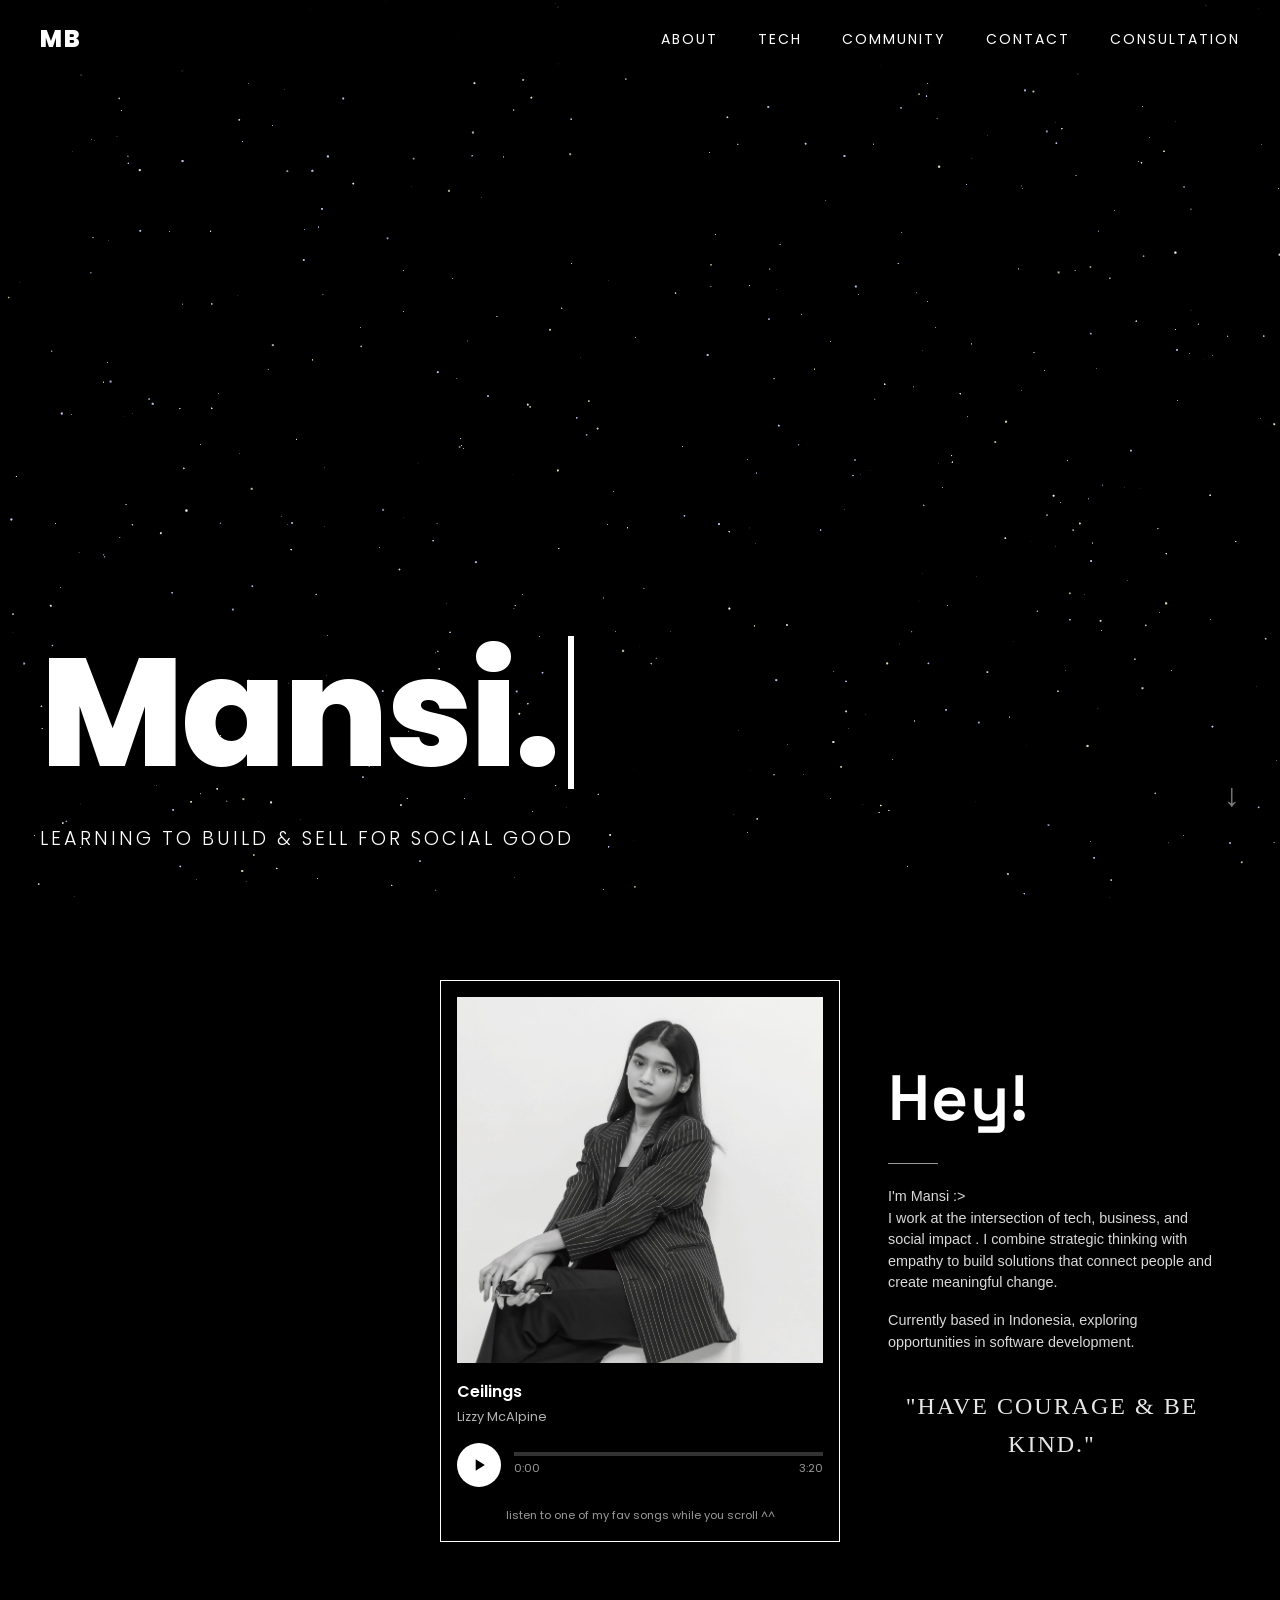
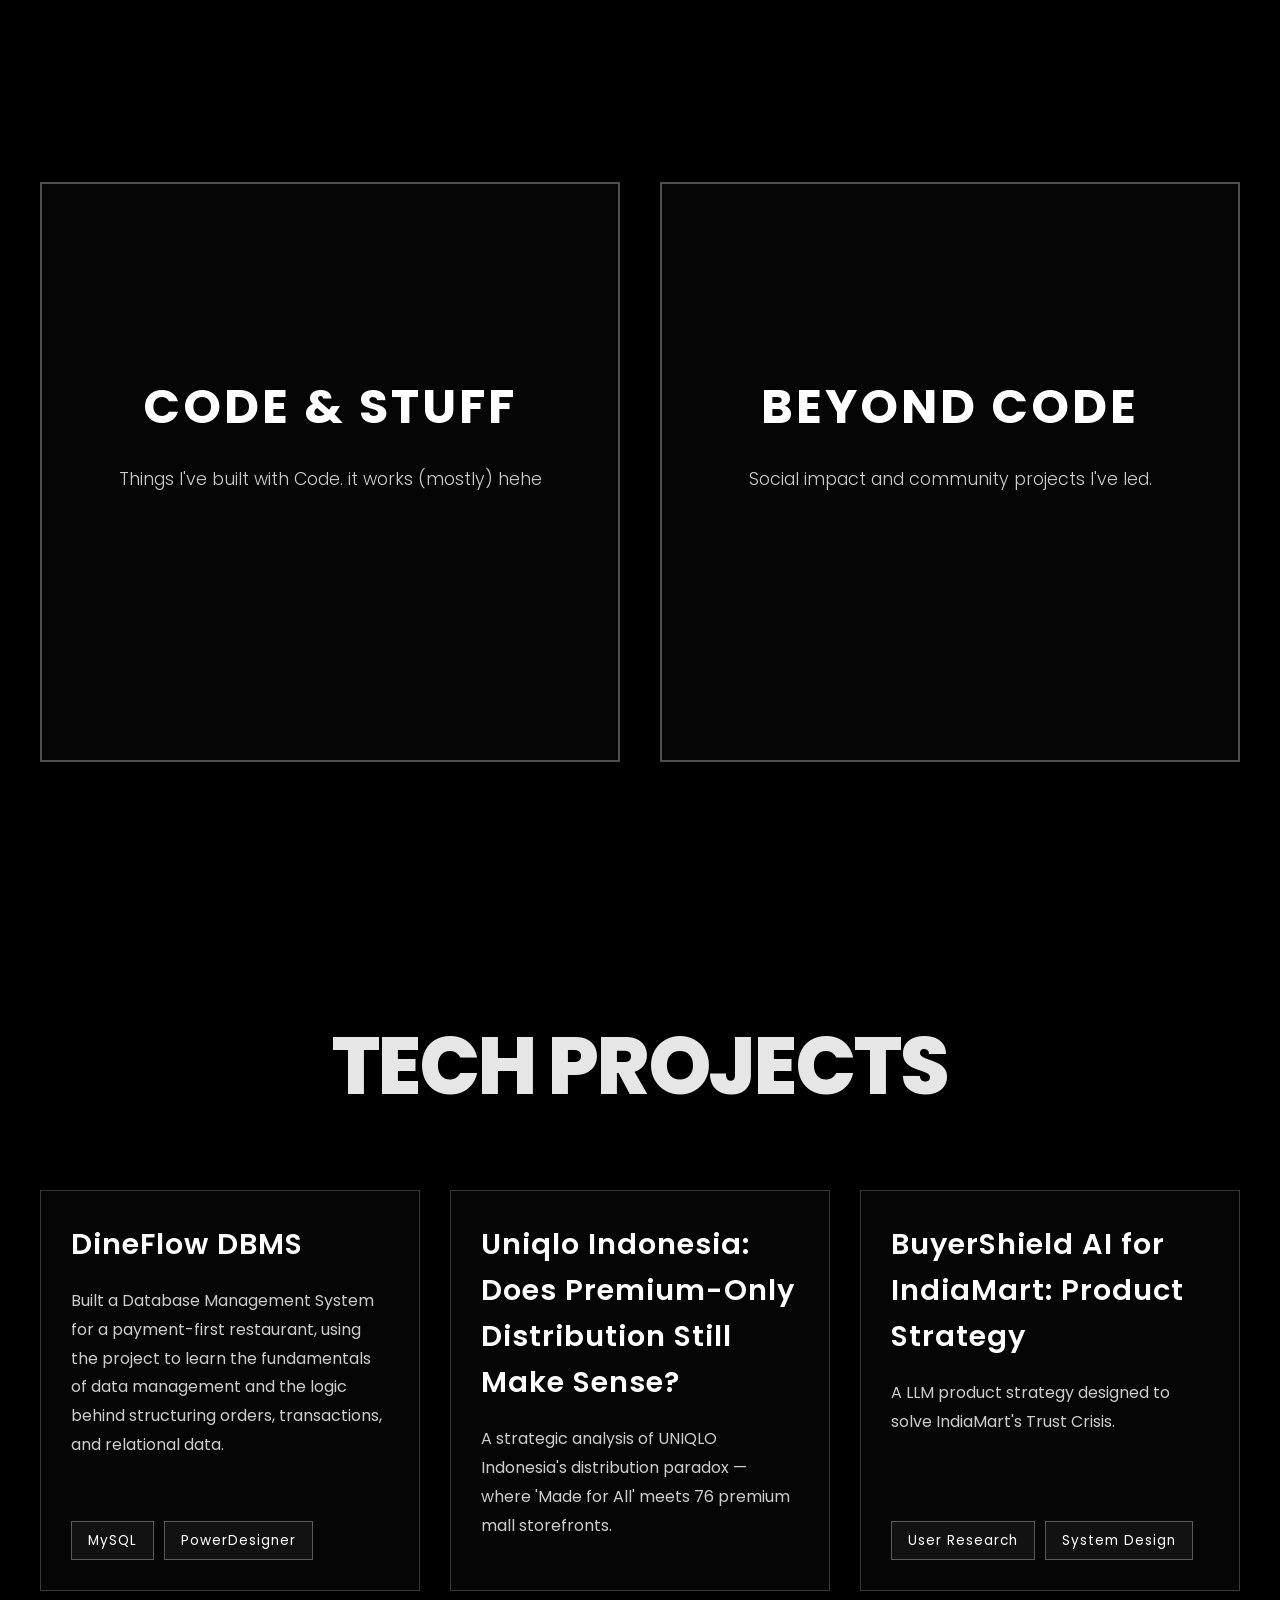
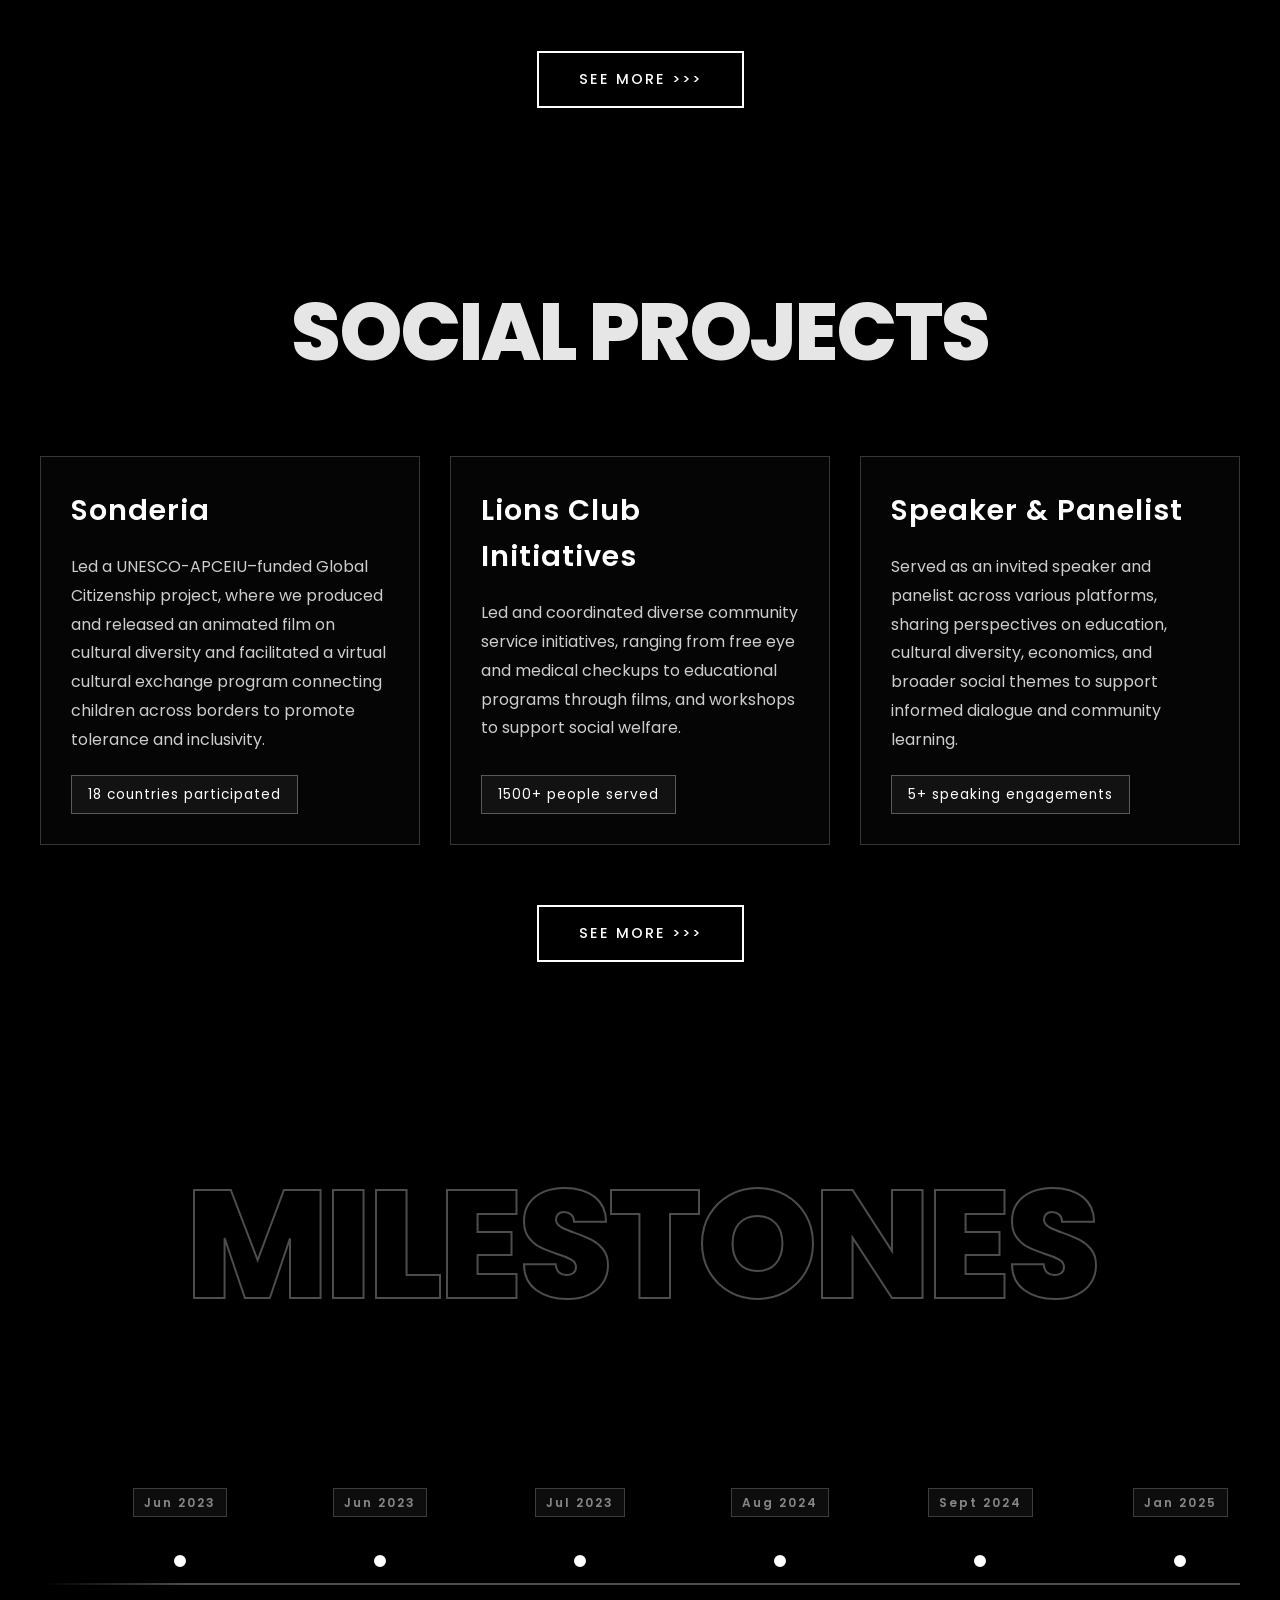
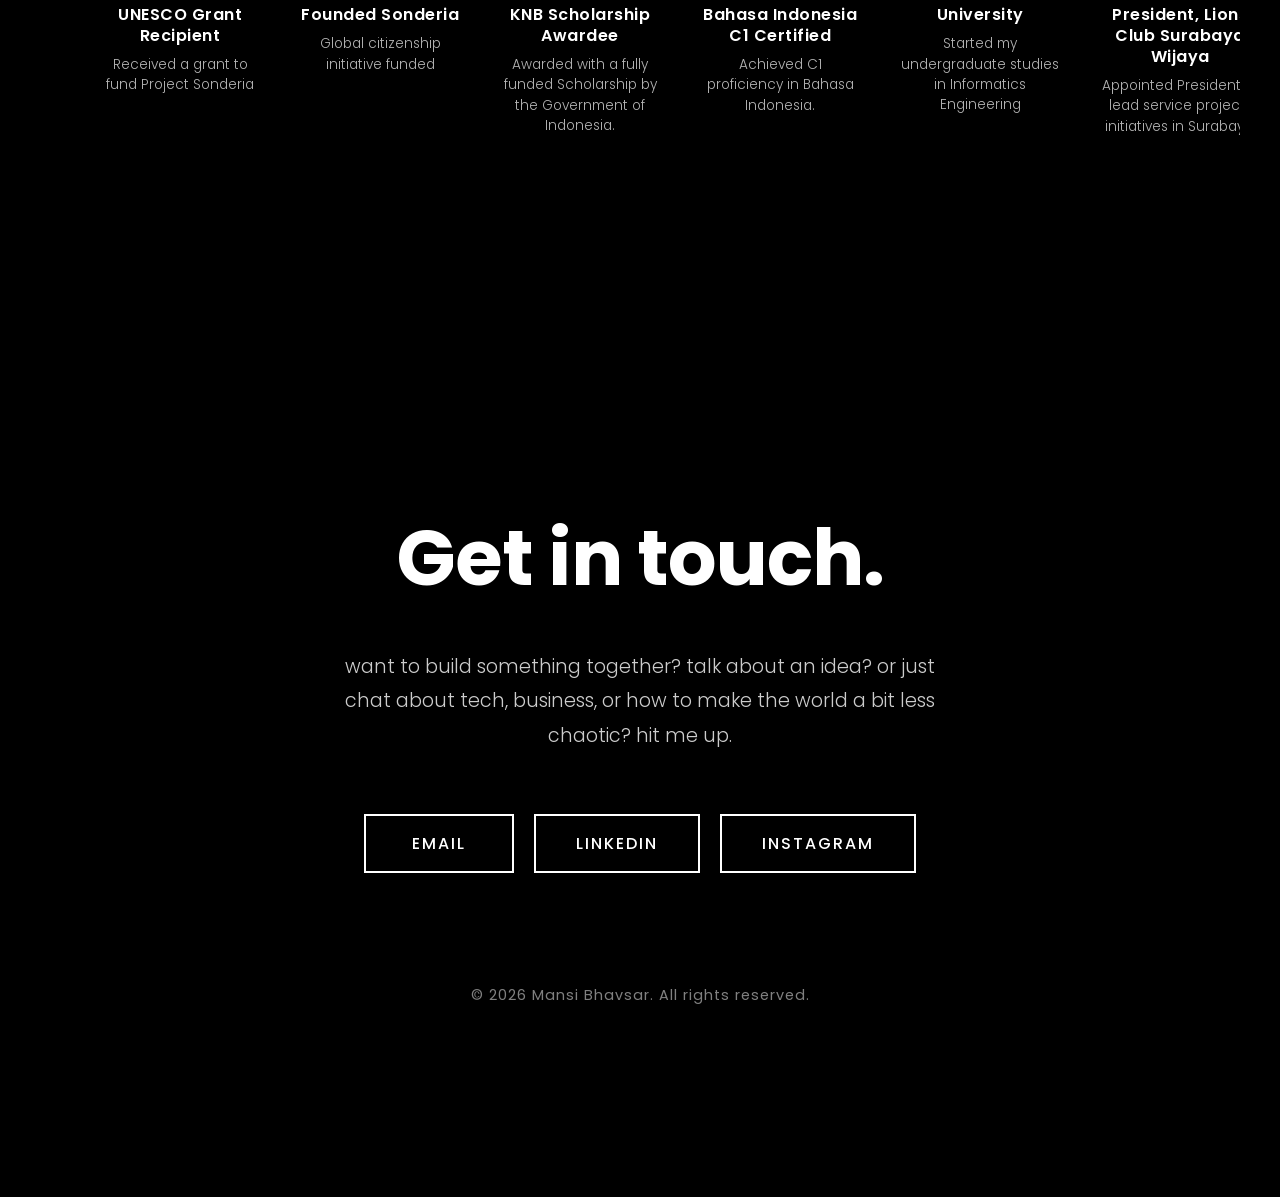
<file: index.html>
<!DOCTYPE html>
<html lang="en">
<head>
  <meta charset="UTF-8">
  <meta name="viewport" content="width=device-width, initial-scale=1.0, maximum-scale=5.0">
  <meta name="description" content="Mansi Bhavsar - Building at the intersection of tech, education, and social impact">
  <title>Mansi Bhavsar | Portfolio</title>
  <link rel="icon" href="/favicon.ico" type="images/mp1.jpeg">

  
  <!-- Fonts -->
  <link href="https://fonts.googleapis.com/css2?family=Poppins:wght@300;400;600;800&display=swap" rel="stylesheet">
  <link href="https://fonts.googleapis.com/css2?family=Space+Grotesk:wght@800&display=swap" rel="stylesheet">
  <link href="https://fonts.googleapis.com/css2?family=Fredoka+One&display=swap" rel="stylesheet">
  <link href="https://fonts.googleapis.com/css2?family=Cormorant+Garamond:ital,wght@1,500;1,600&display=swap" rel="stylesheet">
  
  <link rel="stylesheet" href="phone.css?v=11">
</head>
<body>
  <canvas id="starfield"></canvas>

  <!-- Mobile Menu Toggle -->
  <button class="mobile-menu-toggle" aria-label="Toggle menu">
    <span></span>
    <span></span>
    <span></span>
  </button>

  <header>
    <nav class="navbar">
      <div class="logo-container">
        <div class="logo">MB</div>
        <div class="social-links">
            
         </a>
          <a href="https://www.linkedin.com/in/seaci/" target="_blank" rel="noopener" class="social-icon" aria-label="LinkedIn">
            <svg viewBox="0 0 24 24" width="20" height="20" fill="currentColor">
              <path d="M19 0h-14c-2.761 0-5 2.239-5 5v14c0 2.761 2.239 5 5 5h14c2.762 0 5-2.239 5-5v-14c0-2.761-2.238-5-5-5zm-11 19h-3v-11h3v11zm-1.5-12.268c-.966 0-1.75-.79-1.75-1.764s.784-1.764 1.75-1.764 1.75.79 1.75 1.764-.783 1.764-1.75 1.764zm13.5 12.268h-3v-5.604c0-3.368-4-3.113-4 0v5.604h-3v-11h3v1.765c1.396-2.586 7-2.777 7 2.476v6.759z"/>
            </svg>
          </a>
           <a href="https://github.com/sea0ic" target="_blank" rel="noopener" class="social-icon" aria-label="GitHub">
            <svg viewBox="0 0 24 24" width="20" height="20" fill="currentColor">
              <path d="M12 0c-6.626 0-12 5.373-12 12 0 5.302 3.438 9.8 8.207 11.387.599.111.793-.261.793-.577v-2.234c-3.338.726-4.033-1.416-4.033-1.416-.546-1.387-1.333-1.756-1.333-1.756-1.089-.745.083-.729.083-.729 1.205.084 1.839 1.237 1.839 1.237 1.07 1.834 2.807 1.304 3.492.997.107-.775.418-1.305.762-1.604-2.665-.305-5.467-1.334-5.467-5.931 0-1.311.469-2.381 1.236-3.221-.124-.303-.535-1.524.117-3.176 0 0 1.008-.322 3.301 1.23.957-.266 1.983-.399 3.003-.404 1.02.005 2.047.138 3.006.404 2.291-1.552 3.297-1.23 3.297-1.23.653 1.653.242 2.874.118 3.176.77.84 1.235 1.911 1.235 3.221 0 4.609-2.807 5.624-5.479 5.921.43.372.823 1.102.823 2.222v3.293c0 .319.192.694.801.576 4.765-1.589 8.199-6.086 8.199-11.386 0-6.627-5.373-12-12-12z"/>
            </svg>
          </a>
          <a href="https://www.instagram.com/sea0ic/" target="_blank" rel="noopener" class="social-icon" aria-label="Instagram">
            <svg viewBox="0 0 24 24" width="20" height="20" fill="currentColor">
              <path d="M12 2.163c3.204 0 3.584.012 4.85.07 3.252.148 4.771 1.691 4.919 4.919.058 1.265.069 1.645.069 4.849 0 3.205-.012 3.584-.069 4.849-.149 3.225-1.664 4.771-4.919 4.919-1.266.058-1.644.07-4.85.07-3.204 0-3.584-.012-4.849-.07-3.26-.149-4.771-1.699-4.919-4.92-.058-1.265-.07-1.644-.07-4.849 0-3.204.013-3.583.07-4.849.149-3.227 1.664-4.771 4.919-4.919 1.266-.057 1.645-.069 4.849-.069zm0-2.163c-3.259 0-3.667.014-4.947.072-4.358.2-6.78 2.618-6.98 6.98-.059 1.281-.073 1.689-.073 4.948 0 3.259.014 3.668.072 4.948.2 4.358 2.618 6.78 6.98 6.98 1.281.058 1.689.072 4.948.072 3.259 0 3.668-.014 4.948-.072 4.354-.2 6.782-2.618 6.979-6.98.059-1.28.073-1.689.073-4.948 0-3.259-.014-3.667-.072-4.947-.196-4.354-2.617-6.78-6.979-6.98-1.281-.059-1.69-.073-4.949-.073z"/>
              <path d="M12 5.838c-3.403 0-6.162 2.759-6.162 6.162s2.759 6.162 6.162 6.162 6.162-2.759 6.162-6.162c0-3.403-2.759-6.162-6.162-6.162zm0 10.162c-2.209 0-4-1.79-4-4 0-2.209 1.791-4 4-4s4 1.791 4 4c0 2.21-1.791 4-4 4zm6.406-11.845c-.796 0-1.441.645-1.441 1.44s.645 1.44 1.441 1.44c.795 0 1.439-.645 1.439-1.44s-.644-1.44-1.439-1.44z"/>
            </svg>
          <a href="https://www.youtube.com/@seaci" target="_blank" rel="noopener" class="social-icon" aria-label="YouTube">
            <svg viewBox="0 0 24 24" width="20" height="20" fill="currentColor">
              <path d="M23.498 6.186a3.016 3.016 0 0 0-2.122-2.136C19.505 3.545 12 3.545 12 3.545s-7.505 0-9.377.505A3.017 3.017 0 0 0 .502 6.186C0 8.07 0 12 0 12s0 3.93.502 5.814a3.016 3.016 0 0 0 2.122 2.136c1.871.505 9.376.505 9.376.505s7.505 0 9.377-.505a3.015 3.015 0 0 0 2.122-2.136C24 15.93 24 12 24 12s0-3.93-.502-5.814zM9.545 15.568V8.432L15.818 12l-6.273 3.568z"/>
            </svg>
          </a>
        </div>
      </div>
      <ul class="nav-menu">
        <li><a href="#about">ABOUT</a></li>
        <li><a href="techPro">TECH</a></li>
        <li><a href="socialPro">COMMUNITY</a></li>
        <li><a href="#contact">CONTACT</a></li>
        <li><a href="../scholarship/consultation" class="nav-book-btn">CONSULTATION</a></li>
      </ul>
    </nav>
  </header>

  <section class="hero-name">
    <h1 class="hero-title" id="typing-text"></h1>
    <div class="hero-subtitle">
      <p>Learning to Build & Sell For Social Good</p>
    </div>
    <div class="scroll-indicator" aria-hidden="true">↓</div>
  </section>

  <section id="about" class="about-section">
    <div class="about-container">
      <!-- Empty spacer for desktop layout -->
      <div class="about-spacer"></div>
      
      <!-- Spotify-style music player -->
      <div class="spotify-card">
        <div class="album-cover">
          <img src="images/mp4.jpeg" alt="Mansi Bhavsar" class="cover-image" loading="lazy">
        </div>
        
        <div class="song-details">
          <div class="song-title">Ceilings</div>
          <div class="song-artist">Lizzy McAlpine</div>
        </div>
        
        <div class="player-controls">
          <button class="play-btn" id="playButton" aria-label="Play/Pause">
            <svg class="play-icon" viewBox="0 0 24 24" width="20" height="20" aria-hidden="true">
              <path fill="currentColor" d="M8 5v14l11-7z"/>
            </svg>
            <svg class="pause-icon" viewBox="0 0 24 24" width="20" height="20" style="display: none;" aria-hidden="true">
              <path fill="currentColor" d="M6 4h4v16H6V4zm8 0h4v16h-4V4z"/>
            </svg>
          </button>
          
          <div class="progress-container">
            <div class="progress-bar" id="progressBar" role="progressbar" aria-label="Song progress">
              <div class="progress-fill" id="progressFill"></div>
            </div>
            <div class="time-display">
              <span id="currentTime">0:00</span>
              <span id="duration">3:20</span>
            </div>
          </div>
        </div>
        
        <audio id="audioPlayer" preload="metadata">
          <source src="ceilings.mp3" type="audio/mpeg">
        </audio>
        
        <p class="music-invite">listen to one of my fav songs while you scroll ^^</p>
      </div>
      
      <!-- Bio content -->
      <div class="about-content">
        <h2 class="about-greeting">Hey!</h2>
        <div class="about-text">
          <p>I'm Mansi :><br> I work at the intersection of tech, business, and social impact . I combine strategic thinking with empathy to build solutions that connect people and create meaningful change.</p>
          <p>Currently based in Indonesia, exploring opportunities in software development.</p>
        </div>
        <div class="quote-section fade-in-up">
          <blockquote>
            <p>"HAVE COURAGE & BE KIND."</p>
          </blockquote>
        </div>
      </div>
    </div>
  </section>

  <section class="split-path" id="split">
    <div class="path-container">
      <a href="techPro" class="path-card tech-path">
        <div class="path-content">
          <h2>CODE & STUFF</h2>
          <p>Things I've built with Code. it works (mostly) hehe</p>
          <span class="path-arrow">→</span>
        </div>
      </a>
      
      <a href="socialPro" class="path-card social-path">
        <div class="path-content">
          <h2>BEYOND CODE</h2>
          <p>Social impact and community projects I've led.</p>
          <span class="path-arrow">→</span>
        </div>
      </a>
    </div>
  </section>

  <section id="tech" class="content-section tech-section">
    <div class="section-header fade-in-up">
      <h2 class="section-title">TECH PROJECTS</h2>
    </div>
    
    <div class="projects-grid">
      <article class="project-card fade-in-up" data-link="../techProjects/DineFlow.html">
        <h3>DineFlow DBMS</h3>
        <p>Built a Database Management System for a payment-first restaurant, using the project to learn the fundamentals of data management and the logic behind structuring orders, transactions, and relational data.</p>
        <div class="tech-tags">
          <span class="tag">MySQL</span>
          <span class="tag">PowerDesigner</span>
        </div>
      </article>

      <article class="project-card fade-in-up" data-link="../techProjects/uniqlo.html">
        <h3>Uniqlo Indonesia: Does Premium-Only Distribution Still Make Sense?</h3>
        <p>A strategic analysis of UNIQLO Indonesia's distribution paradox — where 'Made for All' meets 76 premium mall storefronts.</p>
        <!--<div class="tech-tags">
          <span class="tag"></span>
          <span class="tag"></span>
          <span class="tag"></span>
        </div>-->
      </article>

      <article class="project-card fade-in-up" data-link="../techProjects/IndiaMart.html">
        <h3>BuyerShield AI for IndiaMart: Product Strategy</h3>
        <p>A LLM product strategy designed to solve IndiaMart's Trust Crisis.</p>
        <div class="tech-tags">
          <span class="tag">User Research</span>
          <span class="tag">System Design</span>
        </div>
        
      </article>
    </div>
    
    <div class="see-more-container fade-in-up">
      <a href="techPro" class="btn see-more-btn">
        <span>SEE MORE >>></span>
      </a>
    </div>
  </section>

  <section id="social" class="content-section social-section">
    <div class="section-header fade-in-up">
      <h2 class="section-title">SOCIAL PROJECTS</h2>
    </div>
    
    <div class="projects-grid">   
      <article class="project-card fade-in-up" data-link="../socialProjects/sonderia.html">
        <h3>Sonderia</h3>
        <p>Led a UNESCO-APCEIU–funded Global Citizenship project, where we produced and released an animated film on cultural diversity and facilitated a virtual cultural exchange program connecting children across borders to promote tolerance and inclusivity.</p>
        <div class="impact-stats">
          <span class="stat">18 countries participated</span>
        </div>
      </article>

      <article class="project-card fade-in-up" data-link="../socialProjects/lions-club.html">
        <h3>Lions Club Initiatives</h3>
        <p>Led and coordinated diverse community service initiatives, ranging from free eye and medical checkups to educational programs through films, and workshops to support social welfare.</p>
        <div class="impact-stats">
          <span class="stat">1500+ people served</span>
        </div>
      </article>

      <article class="project-card fade-in-up" data-link="../socialProjects/speaker.html">
        <h3>Speaker & Panelist</h3>
        <p>Served as an invited speaker and panelist across various platforms, sharing perspectives on education, cultural diversity, economics, and broader social themes to support informed dialogue and community learning.</p>
        <div class="impact-stats">
          <span class="stat">5+ speaking engagements</span>
        </div>
      </article>
    </div>
    
    <div class="see-more-container fade-in-up">
      <a href="socialPro" class="btn see-more-btn">
        <span>SEE MORE >>></span>
      </a>
    </div>
  </section>

  <section id="milestones" class="milestones-section">
    <div class="section-header fade-in-up">
      <h2 class="section-title">MILESTONES</h2>
    </div>

    <div class="timeline-horizontal-wrapper">
      <div class="timeline-horizontal-track">
        
        <div class="timeline-item-h">
          <div class="item-year">Jun 2023</div>
          <div class="item-dot"></div>
          <div class="item-content">
            <h3>UNESCO Grant Recipient</h3>
            <p>Received a grant to fund Project Sonderia</p>
          </div>
        </div>

        <div class="timeline-item-h">
          <div class="item-year">Jun 2023</div>
          <div class="item-dot"></div>
          <div class="item-content">
            <h3>Founded Sonderia</h3>
            <p>Global citizenship initiative funded</p>
          </div>
        </div>

        <div class="timeline-item-h">
          <div class="item-year">Jul 2023</div>
          <div class="item-dot"></div>
          <div class="item-content">
            <h3>KNB Scholarship Awardee</h3>
            <p>Awarded with a fully funded Scholarship by the Government of Indonesia.</p>
          </div>
        </div>

        <div class="timeline-item-h">
          <div class="item-year">Aug 2024</div>
          <div class="item-dot"></div>
          <div class="item-content">
            <h3>Bahasa Indonesia C1 Certified</h3>
            <p>Achieved C1 proficiency in Bahasa Indonesia.</p>
          </div>
        </div>

        <div class="timeline-item-h">
          <div class="item-year">Sept 2024</div>
          <div class="item-dot"></div>
          <div class="item-content">
            <h3>University</h3>
            <p>Started my undergraduate studies in Informatics Engineering</p>
          </div>
        </div>

        <div class="timeline-item-h">
          <div class="item-year">Jan 2025</div>
          <div class="item-dot"></div>
          <div class="item-content">
            <h3>President, Lions Club Surabaya Wijaya</h3>
            <p>Appointed President to lead service projects initiatives in Surabaya.</p>
          </div>
        </div>

        <div class="timeline-item-h">
          <div class="item-year">Oct 2025</div>
          <div class="item-dot"></div>
          <div class="item-content">
            <h3>Youth Mentor</h3>
            <p>Selected as a mentor at Youth Break the Boundaries, guiding students in developing social impact projects.</p>
          </div>
        </div>

      </div>
    </div>
  </section>

  <section id="contact" class="contact-section">
    <div class="contact-content fade-in-up">
      <h2>Get in touch.</h2>
      <p>want to build something together? talk about an idea? or just chat about tech, business, or how to make the world a bit less chaotic? hit me up.</p>
      
      <div class="contact-buttons">
        <a href="mailto:mansibhavsar.info@gmail.com" class="btn">
          <span>EMAIL</span>
        </a>
        <a href="https://www.linkedin.com/in/seaci/" class="btn" target="_blank" rel="noopener">
          <span>LINKEDIN</span>
        </a>
        <a href="https://www.instagram.com/sea0ic/" class="btn" target="_blank" rel="noopener">
          <span>INSTAGRAM</span>
        </a>
      </div>
    </div>

    <footer class="footer">
      <p>&copy; 2026 Mansi Bhavsar. All rights reserved.</p>
    </footer>
  </section>

  <script src="phone.js"></script>
</body>
</html>
</file>
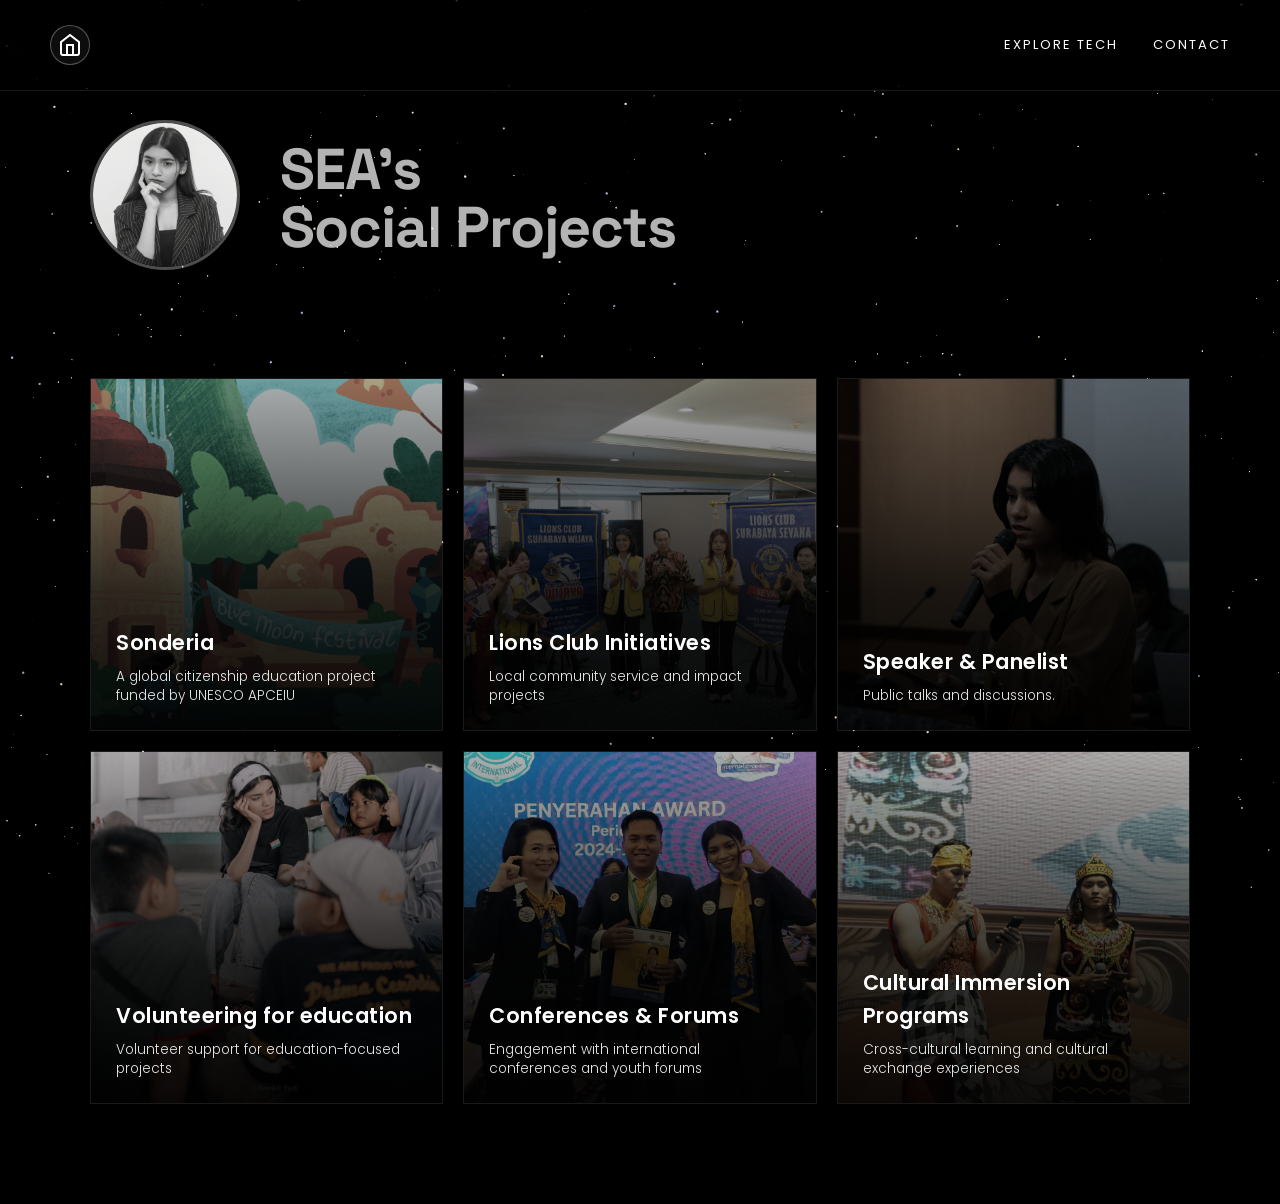
<file: socialPro.html>
<!DOCTYPE html>
<html lang="en">
<head>
  <meta charset="UTF-8">
  <meta name="viewport" content="width=device-width, initial-scale=1.0">
  <title>Sea's Social Projects | Mansi Bhavsar</title>
  <link href="https://fonts.googleapis.com/css2?family=Poppins:wght@300;400;600;800&display=swap" rel="stylesheet">
  <link href="https://fonts.googleapis.com/css2?family=Space+Grotesk:wght@800&display=swap" rel="stylesheet">
  <link rel="stylesheet" href="socialPro.css">
  
  <meta http-equiv="Cache-Control" content="no-cache, no-store, must-revalidate">
  <meta http-equiv="Pragma" content="no-cache">
  <meta http-equiv="Expires" content="0">
</head>
<body>
  <canvas id="starfield"></canvas>

  <!-- Top Navigation -->
  <nav class="top-nav">
    <div class="nav-left">
      <a href="index.html" class="nav-icon" title="Home">
        <svg viewBox="0 0 24 24" width="24" height="24" fill="none" stroke="currentColor" stroke-width="2">
          <path d="M3 9l9-7 9 7v11a2 2 0 0 1-2 2H5a2 2 0 0 1-2-2z"/>
          <polyline points="9 22 9 12 15 12 15 22"/>
        </svg>
      </a>
    </div>
    <div class="nav-right">
      <a href="techPro.html" class="nav-link">EXPLORE TECH</a>
      <a href="index.html#contact" class="nav-link">CONTACT</a>
    </div>
  </nav>

  <!-- Profile Header -->
  <section class="profile-header">
    <div class="profile-container">
      <div class="profile-pic-wrapper">
        <img src="images/mp2.jpeg" alt="Sea" class="profile-pic">
      </div>
      <div class="profile-title">
        <h1>SEA's</h1>
        <h2>Social Projects</h2>
      </div>
    </div>
  </section>

  <!-- Projects Grid -->
  <section class="projects-grid-section">
    <div class="instagram-grid">
      
      <!-- Project 1 -->
      <div class="grid-item" data-project="socialProjects/sonderia.html">
        <img src="images/social img/sonder.png" alt="Sonderia" class="grid-image">
        <div class="grid-overlay">
          <h3>Sonderia</h3>
          <p>A global citizenship education project funded by UNESCO APCEIU</p>
        </div>
      </div>

      <!-- Project 2 -->
      <div class="grid-item" data-project="socialProjects/lions-club.html">
        <img src="images/social img/lions cover.jpg" alt="lions club projects" class="grid-image">
        <div class="grid-overlay">
          <h3>Lions Club Initiatives</h3>
          <p>Local community service and impact projects</p>
        </div>
      </div>

      <!-- Project 3 -->
      <div class="grid-item" data-project="socialProjects/speaker.html">
        <img src="images/social img/speaker cover.jpg" alt="panelist" class="grid-image">
        <div class="grid-overlay">
          <h3>Speaker & Panelist</h3>
          <p>Public talks and discussions.</p>
        </div>
      </div>

      <!-- Project 4 -->
      <div class="grid-item" data-project="socialProjects/volunteer.html">
        <img src="images/social img/volunteering cover.jpg" alt="edu" class="grid-image">
        <div class="grid-overlay">
          <h3>Volunteering for education</h3>
          <p>Volunteer support for education-focused projects</p>
        </div>
      </div>

      <!-- Project 5 -->
      <div class="grid-item" data-project="socialProjects/conferences.html">
        <img src="images/social img/conf cover.jpg" alt="forums" class="grid-image">
        <div class="grid-overlay">
          <h3>Conferences & Forums</h3>
          <p>Engagement with international conferences and youth forums</p>
        </div>
      </div>

      <!-- Project 6 -->
      <div class="grid-item" data-project="socialProjects/cultural-immersion.html">
        <img src="images/social img/cult cover.jpg" alt="cultural" class="grid-image">
        <div class="grid-overlay">
          <h3>Cultural Immersion Programs</h3>
          <p>Cross-cultural learning and cultural exchange experiences</p>
        </div>
      </div>

      <!-- ADD MORE PROJECTS - Just copy grid-item block -->

    </div>
  </section>

  <script src="socialPro.js"></script>
</body>
</html>
</file>
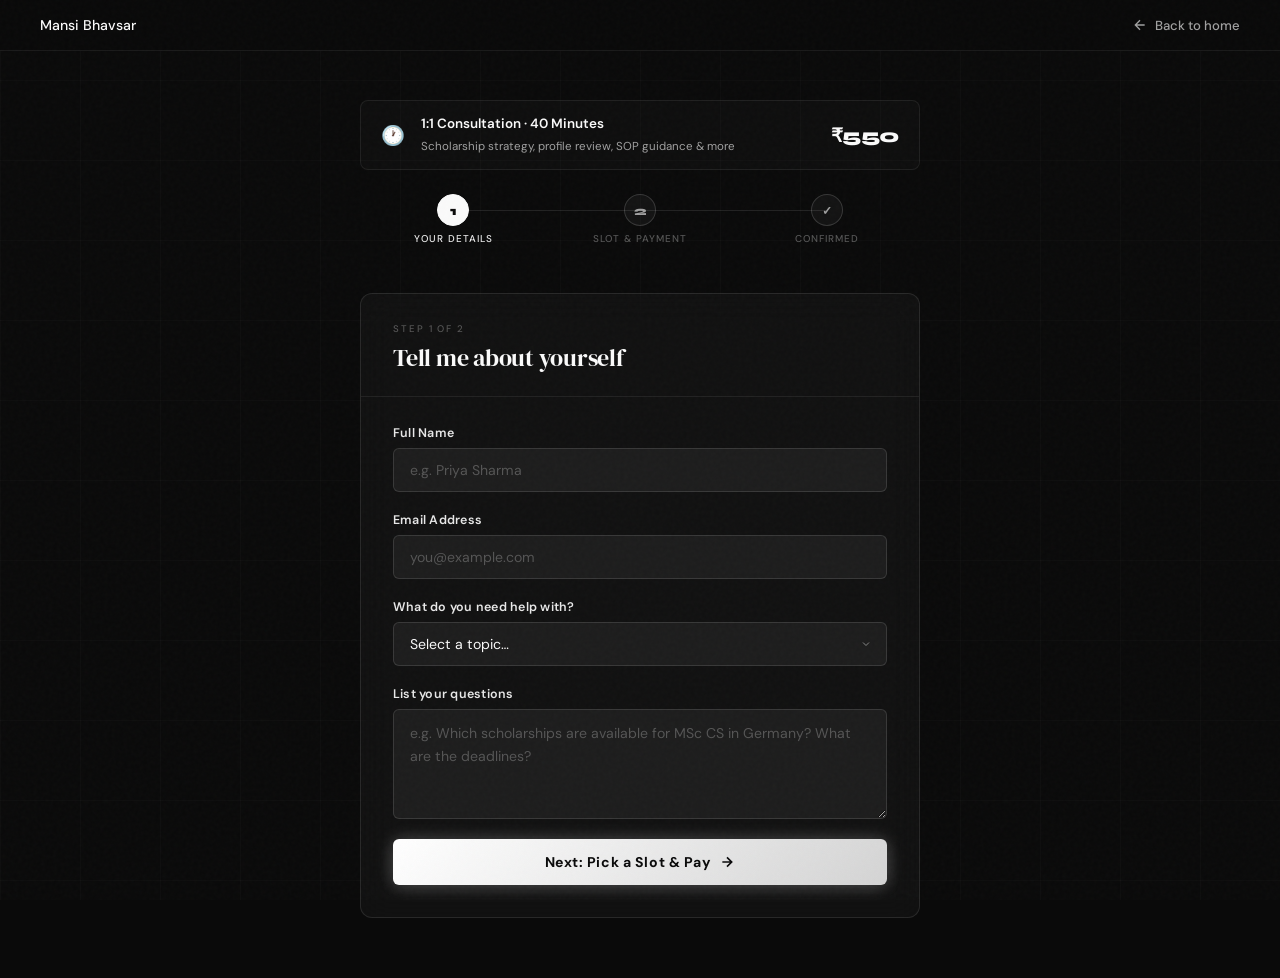
<file: scholarship/booking.html>
<!DOCTYPE html>
<html lang="en">
<head>
<meta charset="UTF-8">
<meta name="viewport" content="width=device-width, initial-scale=1.0">
<title>Book a Call · Mansi Bhavsar</title>
<link rel="preconnect" href="https://fonts.googleapis.com">
<link rel="preconnect" href="https://fonts.gstatic.com" crossorigin>
<link href="https://fonts.googleapis.com/css2?family=DM+Serif+Display:ital@0;1&family=DM+Sans:wght@300;400;500;600;700&family=Syne:wght@700;800&display=swap" rel="stylesheet">
<style>
:root{--black:#0a0a0a;--white:#fafafa;--grey-1:#e8e8e8;--grey-2:#a0a0a0;--grey-3:#555;--border:rgba(255,255,255,0.1);--error:#f87171;--success:#86efac;--warn:#fbbf24}
*,*::before,*::after{box-sizing:border-box;margin:0;padding:0}
html{scroll-behavior:smooth;overflow-x:hidden}
body{font-family:'DM Sans',sans-serif;background:var(--black);color:var(--white);min-height:100vh;-webkit-font-smoothing:antialiased}
body::before{content:'';position:fixed;inset:0;background-image:url("data:image/svg+xml,%3Csvg viewBox='0 0 256 256' xmlns='http://www.w3.org/2000/svg'%3E%3Cfilter id='n'%3E%3CfeTurbulence type='fractalNoise' baseFrequency='0.9' numOctaves='4' stitchTiles='stitch'/%3E%3C/filter%3E%3Crect width='100%25' height='100%25' filter='url(%23n)' opacity='1'/%3E%3C/svg%3E");opacity:.025;pointer-events:none;z-index:1000}
body::after{content:'';position:fixed;inset:0;background-image:linear-gradient(rgba(255,255,255,.02) 1px,transparent 1px),linear-gradient(90deg,rgba(255,255,255,.02) 1px,transparent 1px);background-size:80px 80px;pointer-events:none;z-index:0}

.navbar{position:fixed;top:0;left:0;right:0;z-index:200;display:flex;align-items:center;justify-content:space-between;padding:16px 40px;background:rgba(10,10,10,.85);backdrop-filter:blur(20px);border-bottom:1px solid rgba(255,255,255,.07)}
.nav-logo{display:flex;align-items:center;gap:12px;font-weight:600;font-size:.9rem;color:var(--white);text-decoration:none}
.nav-back{display:inline-flex;align-items:center;gap:7px;font-size:.82rem;color:var(--grey-2);text-decoration:none;font-weight:500;transition:color .2s}
.nav-back:hover{color:var(--white)}
.nav-back svg{width:16px;height:16px}

.page{min-height:100vh;padding:100px 20px 60px;position:relative;z-index:1;display:flex;flex-direction:column;align-items:center}

.progress-wrap{display:flex;align-items:center;margin-bottom:48px;width:100%;max-width:560px}
.progress-step{display:flex;flex-direction:column;align-items:center;gap:6px;flex:1;position:relative}
.progress-step:not(:last-child)::after{content:'';position:absolute;top:16px;left:50%;width:100%;height:1px;background:rgba(255,255,255,.1);z-index:0}
.progress-step.done:not(:last-child)::after{background:rgba(255,255,255,.4)}
.step-circle{width:32px;height:32px;border-radius:50%;border:1px solid rgba(255,255,255,.15);background:rgba(255,255,255,.04);display:flex;align-items:center;justify-content:center;font-family:'Syne',sans-serif;font-size:.78rem;font-weight:800;color:var(--grey-2);position:relative;z-index:1;transition:all .3s ease}
.progress-step.active .step-circle{border-color:var(--white);background:var(--white);color:var(--black)}
.progress-step.done .step-circle{border-color:rgba(255,255,255,.4);background:rgba(255,255,255,.1);color:var(--white)}
.step-label{font-size:.62rem;letter-spacing:.1em;text-transform:uppercase;color:var(--grey-3);font-weight:500;white-space:nowrap;transition:color .3s}
.progress-step.active .step-label{color:var(--grey-1)}
.progress-step.done .step-label{color:var(--grey-2)}

.card{width:100%;max-width:560px;border:1px solid rgba(255,255,255,.1);background:rgba(255,255,255,.03);border-radius:12px;backdrop-filter:blur(16px);overflow:hidden}
.card-header{padding:28px 32px 22px;border-bottom:1px solid rgba(255,255,255,.07);margin-bottom:28px}
.card-eyebrow{font-size:.6rem;letter-spacing:.2em;text-transform:uppercase;color:var(--grey-3);margin-bottom:6px;font-weight:500}
.card-title{font-family:'DM Serif Display',serif;font-size:1.5rem;font-weight:400;color:var(--white);letter-spacing:-.01em}
.card-body{padding:0 32px 32px}

.form-group{display:flex;flex-direction:column;gap:7px;margin-bottom:20px}
.form-group label{font-size:.78rem;font-weight:600;color:var(--grey-1);letter-spacing:.02em}
.form-group input,.form-group select,.form-group textarea{width:100%;padding:12px 16px;background:rgba(255,255,255,.05);border:1px solid rgba(255,255,255,.12);border-radius:6px;color:var(--white);font-family:'DM Sans',sans-serif;font-size:.88rem;outline:none;transition:border-color .2s,background .2s;appearance:none}
.form-group input::placeholder,.form-group textarea::placeholder{color:var(--grey-3)}
.form-group input:focus,.form-group select:focus,.form-group textarea:focus{border-color:rgba(255,255,255,.35);background:rgba(255,255,255,.07)}
.form-group select{background-image:url("data:image/svg+xml,%3Csvg xmlns='http://www.w3.org/2000/svg' width='12' height='12' viewBox='0 0 24 24' fill='none' stroke='%23888' stroke-width='2'%3E%3Cpolyline points='6 9 12 15 18 9'/%3E%3C/svg%3E");background-repeat:no-repeat;background-position:right 14px center;padding-right:40px;cursor:pointer}
.form-group select option{background:#1a1a1a;color:var(--white)}
.form-group textarea{resize:vertical;min-height:110px;line-height:1.6}
.form-group.has-error input,.form-group.has-error select,.form-group.has-error textarea{border-color:var(--error)}
.error-msg{font-size:.72rem;color:var(--error);display:none}
.form-group.has-error .error-msg{display:block}

.btn{display:inline-flex;align-items:center;justify-content:center;gap:8px;padding:14px 28px;border-radius:6px;font-family:'DM Sans',sans-serif;font-size:.88rem;font-weight:700;letter-spacing:.04em;cursor:pointer;border:none;transition:all .22s ease;text-decoration:none;position:relative;overflow:hidden}
.btn svg{width:16px;height:16px;flex-shrink:0}
.btn-primary{width:100%;background:linear-gradient(135deg,#fff 0%,#d4d4d4 100%);color:var(--black);box-shadow:0 0 18px rgba(255,255,255,.2),0 4px 20px rgba(255,255,255,.08)}
.btn-primary::before{content:'';position:absolute;top:0;left:-100%;width:60%;height:100%;background:linear-gradient(120deg,transparent,rgba(255,255,255,.5),transparent);animation:btnShine 2.4s ease-in-out infinite}
@keyframes btnShine{0%{left:-100%}40%{left:130%}100%{left:130%}}
.btn-primary:hover{box-shadow:0 0 28px rgba(255,255,255,.35),0 6px 30px rgba(255,255,255,.12);transform:translateY(-1px)}
.btn-primary:disabled{opacity:.35;cursor:not-allowed;transform:none;box-shadow:none}
.btn-primary:disabled::before{animation:none}
.btn-outline{background:transparent;color:var(--grey-2);border:1px solid rgba(255,255,255,.15);font-weight:500}
.btn-outline:hover{border-color:rgba(255,255,255,.3);color:var(--white)}
.btn-row{display:flex;gap:10px;margin-top:4px}
.btn-row .btn-outline{flex-shrink:0;padding:14px 20px}
.btn-row .btn-primary{flex:1}

.step-panel{display:none}
.step-panel.active{display:block}

.calendly-wrap{width:100%;border-radius:8px;overflow:hidden;border:1px solid rgba(255,255,255,.08);min-height:650px}
.calendly-inline-widget{min-width:100%!important;height:650px!important}

.slot-notice{display:flex;align-items:center;gap:10px;padding:12px 16px;background:rgba(251,191,36,.07);border:1px solid rgba(251,191,36,.25);border-radius:8px;margin-bottom:16px;font-size:.78rem;color:var(--warn)}
.slot-notice svg{width:16px;height:16px;flex-shrink:0}
.slot-notice.done{background:rgba(134,239,172,.07);border-color:rgba(134,239,172,.25);color:var(--success)}

/* ── PAYMENT SECTION ── */
.payment-summary{background:rgba(255,255,255,.04);border:1px solid rgba(255,255,255,.1);border-radius:8px;padding:20px 22px;margin-bottom:20px;display:flex;justify-content:space-between;align-items:center}
.payment-summary-label{font-size:.7rem;letter-spacing:.12em;text-transform:uppercase;color:var(--grey-3);margin-bottom:4px}
.payment-summary-title{font-size:.95rem;font-weight:600;color:var(--white)}
.payment-summary-sub{font-size:.75rem;color:var(--grey-2);margin-top:2px}
.payment-summary-price{font-family:'Syne',sans-serif;font-size:1.8rem;font-weight:800;color:var(--white);letter-spacing:-.02em;line-height:1}
.payment-summary-usd{font-size:.7rem;color:var(--grey-3);text-align:right;margin-top:3px}
.payment-divider{text-align:center;font-size:.68rem;letter-spacing:.14em;text-transform:uppercase;color:var(--grey-3);margin:16px 0;display:flex;align-items:center;gap:12px}
.payment-divider::before,.payment-divider::after{content:'';flex:1;height:1px;background:rgba(255,255,255,.08)}
#pay-options.locked{opacity:.4;pointer-events:none;user-select:none}
.pay-lock-note{font-size:.74rem;color:var(--grey-2);text-align:center;margin-top:18px;padding:10px 14px;border:1px dashed rgba(255,255,255,.14);border-radius:8px}
.pay-lock-note.hidden{display:none}

/* Pay method buttons */
.pay-btn{width:100%;padding:14px 20px;border-radius:8px;border:none;cursor:pointer;font-family:'DM Sans',sans-serif;font-size:.88rem;font-weight:700;display:flex;align-items:center;justify-content:center;gap:10px;transition:all .22s ease;margin-bottom:10px;position:relative;overflow:hidden}
.pay-btn svg{width:22px;height:22px;flex-shrink:0}
.pay-btn:disabled{opacity:.35;cursor:not-allowed;transform:none!important}

.pay-btn-gpay{background:linear-gradient(135deg,#fff 0%,#e8e8e8 100%);color:#1a1a1a;box-shadow:0 0 16px rgba(255,255,255,.15)}
.pay-btn-gpay:hover:not(:disabled){transform:translateY(-2px);box-shadow:0 0 28px rgba(255,255,255,.25)}

.pay-btn-razorpay{background:rgba(255,255,255,.06);color:var(--grey-2);border:1px solid rgba(255,255,255,.1)}
/* razorpay disabled — no hover */

.pay-btn-paypal{background:linear-gradient(135deg,#fff 0%,#e8e8e8 100%);color:#003087;box-shadow:0 0 16px rgba(255,255,255,.1)}
.pay-btn-paypal:hover:not(:disabled){transform:translateY(-2px);box-shadow:0 0 24px rgba(255,255,255,.2)}

/* Coming soon pill */
.coming-soon-pill{display:inline-flex;align-items:center;gap:4px;padding:2px 8px;background:rgba(251,191,36,.12);border:1px solid rgba(251,191,36,.3);border-radius:20px;font-size:.6rem;font-weight:600;letter-spacing:.08em;text-transform:uppercase;color:var(--warn);margin-left:8px;vertical-align:middle}

.pay-note{text-align:center;font-size:.7rem;color:var(--grey-3);margin-top:14px;line-height:1.6;display:flex;align-items:center;justify-content:center;gap:6px}
.pay-note svg{width:13px;height:13px;flex-shrink:0}

/* ── GPay QR Panel ── */
.gpay-panel{display:none;flex-direction:column;align-items:center;gap:0;padding:4px 0 0}
.gpay-panel.active{display:flex}

.gpay-steps{width:100%;display:flex;flex-direction:column;gap:10px;margin-bottom:20px}
.gpay-step{display:flex;align-items:flex-start;gap:12px;font-size:.82rem;color:var(--grey-2);line-height:1.5}
.gpay-step-num{width:22px;height:22px;border-radius:50%;border:1px solid rgba(255,255,255,.2);display:flex;align-items:center;justify-content:center;font-size:.65rem;font-weight:700;color:var(--grey-1);flex-shrink:0;margin-top:1px}

.qr-box{background:white;border-radius:12px;padding:14px;margin-bottom:20px;display:flex;flex-direction:column;align-items:center;gap:10px;width:220px}
.qr-img{width:192px;height:192px;object-fit:contain;display:block}
.qr-label{font-size:.72rem;color:#333;font-weight:600;letter-spacing:.04em}

/* UPI confirmation form */
.gpay-confirm-form{width:100%}
.gpay-confirm-form .form-group{margin-bottom:16px}
.gpay-confirm-form label{font-size:.78rem;color:var(--grey-1);font-weight:600}
.gpay-confirm-form input{background:rgba(255,255,255,.05);border:1px solid rgba(255,255,255,.12);border-radius:6px;color:var(--white);padding:12px 14px;font-size:.88rem;width:100%;outline:none;font-family:'DM Sans',sans-serif;transition:border-color .2s}
.gpay-confirm-form input:focus{border-color:rgba(255,255,255,.35);background:rgba(255,255,255,.07)}
.gpay-confirm-form input::placeholder{color:var(--grey-3)}
.gpay-confirm-form .form-group.has-error input{border-color:var(--error)}

/* ── Waiting overlay ── */
.waiting-overlay{display:none;flex-direction:column;align-items:center;justify-content:center;gap:14px;padding:40px 20px;text-align:center}
.waiting-overlay.active{display:flex}
.spinner{width:36px;height:36px;border:2px solid rgba(255,255,255,.1);border-top-color:var(--white);border-radius:50%;animation:spin .8s linear infinite}
@keyframes spin{to{transform:rotate(360deg)}}
.waiting-title{font-size:.95rem;font-weight:600;color:var(--white)}
.waiting-sub{font-size:.78rem;color:var(--grey-2);line-height:1.6;max-width:320px}
.waiting-actions{display:flex;flex-direction:column;gap:10px;width:100%;max-width:300px}

/* ── Success ── */
.success-wrap{text-align:center;padding:20px 0 10px}
.success-icon{width:64px;height:64px;border-radius:50%;border:1px solid rgba(255,255,255,.2);background:rgba(255,255,255,.05);display:flex;align-items:center;justify-content:center;margin:0 auto 20px;font-size:1.8rem}
.success-title{font-family:'DM Serif Display',serif;font-size:1.6rem;color:var(--white);margin-bottom:10px;letter-spacing:-.01em}
.success-sub{font-size:.88rem;color:var(--grey-2);line-height:1.7;max-width:380px;margin:0 auto 28px}
.success-details{background:rgba(255,255,255,.04);border:1px solid rgba(255,255,255,.1);border-radius:8px;padding:18px 22px;text-align:left;margin-bottom:24px}
.success-detail-row{display:flex;justify-content:space-between;align-items:center;font-size:.82rem;padding:6px 0;border-bottom:1px solid rgba(255,255,255,.06)}
.success-detail-row:last-child{border-bottom:none}
.success-detail-row span:first-child{color:var(--grey-2)}
.success-detail-row span:last-child{color:var(--white);font-weight:600}

.offer-pill{width:100%;max-width:560px;display:flex;align-items:center;gap:16px;padding:14px 20px;background:rgba(255,255,255,.02);border:1px solid rgba(255,255,255,.07);border-radius:8px;margin-bottom:24px}
.offer-pill-icon{font-size:1.2rem;flex-shrink:0}
.offer-pill-text{flex:1}
.offer-pill-text strong{font-size:.84rem;color:var(--white);font-weight:600;display:block;margin-bottom:2px}
.offer-pill-text span{font-size:.72rem;color:var(--grey-2)}
.offer-pill-price{font-family:'Syne',sans-serif;font-size:1.2rem;font-weight:800;color:var(--white);letter-spacing:-.02em}

@media(max-width:600px){
  .navbar{padding:12px 16px}
  .page{padding:80px 12px 40px}
  .card-header{padding:20px 20px 18px}
  .card-body{padding:0 20px 24px}
  .step-label{display:none}
  .btn-row{flex-direction:column}
}
</style>
</head>
<body>

<nav class="navbar">
  <a href="../index.html" class="nav-logo">
    <span style="font-weight:500;font-size:.88rem;">Mansi Bhavsar</span>
  </a>
  <a href="consultation.html" class="nav-back">
    <svg viewBox="0 0 24 24" fill="none" stroke="currentColor" stroke-width="2"><path d="M19 12H5M12 19l-7-7 7-7"/></svg>
    Back to home
  </a>
</nav>

<div class="page">

  <div class="offer-pill">
    <div class="offer-pill-icon">🕐</div>
    <div class="offer-pill-text">
      <strong>1:1 Consultation · 40 Minutes</strong>
      <span>Scholarship strategy, profile review, SOP guidance &amp; more</span>
    </div>
    <div class="offer-pill-price">₹550</div>
  </div>

  <div class="progress-wrap">
    <div class="progress-step active" id="ps-1"><div class="step-circle">1</div><div class="step-label">Your Details</div></div>
    <div class="progress-step" id="ps-2"><div class="step-circle">2</div><div class="step-label">Slot &amp; Payment</div></div>
    <div class="progress-step" id="ps-3"><div class="step-circle">✓</div><div class="step-label">Confirmed</div></div>
  </div>

  <div class="card">

    <!-- ══ STEP 1 ══ -->
    <div class="step-panel active" id="step-1">
      <div class="card-header">
        <div class="card-eyebrow">Step 1 of 2</div>
        <div class="card-title">Tell me about yourself</div>
      </div>
      <div class="card-body">
        <form id="booking-form" novalidate>
          <div class="form-group" id="fg-name">
            <label for="inp-name">Full Name</label>
            <input type="text" id="inp-name" placeholder="e.g. Priya Sharma" autocomplete="name">
            <div class="error-msg">Please enter your name.</div>
          </div>
          <div class="form-group" id="fg-email">
            <label for="inp-email">Email Address</label>
            <input type="email" id="inp-email" placeholder="you@example.com" autocomplete="email">
            <div class="error-msg">Please enter a valid email.</div>
          </div>
          <div class="form-group" id="fg-topic">
            <label for="inp-topic">What do you need help with?</label>
            <select id="inp-topic">
              <option value="">Select a topic…</option>
              <option value="scholarships">Scholarships &amp; Funding</option>
              <option value="study-abroad">Study Abroad Planning</option>
              <option value="applications">University Applications</option>
              <option value="sop">SOP / Essays</option>
              <option value="interview">Interview Preparation</option>
              <option value="visa">Visa &amp; Documentation</option>
              <option value="other">Something else</option>
            </select>
            <div class="error-msg">Please select a topic.</div>
          </div>
          <div class="form-group" id="fg-questions">
            <label for="inp-questions">List your questions</label>
            <textarea id="inp-questions" placeholder="e.g. Which scholarships are available for MSc CS in Germany? What are the deadlines?"></textarea>
            <div class="error-msg">Please share at least one question.</div>
          </div>
          <button type="button" class="btn btn-primary" onclick="goToStep2()">
            Next: Pick a Slot &amp; Pay
            <svg viewBox="0 0 24 24" fill="none" stroke="currentColor" stroke-width="2.5"><path d="M5 12h14M12 5l7 7-7 7"/></svg>
          </button>
        </form>
      </div>
    </div>

    <!-- ══ STEP 2 ══ -->
    <div class="step-panel" id="step-2">
      <div class="card-header">
        <div class="card-eyebrow">Step 2 of 2</div>
        <div class="card-title">Pick a time and pay</div>
      </div>
      <div class="card-body">
        <div class="slot-notice" id="slot-notice">
          <svg viewBox="0 0 24 24" fill="none" stroke="currentColor" stroke-width="2"><circle cx="12" cy="12" r="10"/><line x1="12" y1="8" x2="12" y2="12"/><line x1="12" y1="16" x2="12.01" y2="16"/></svg>
          <span id="slot-notice-text">Choose a time below, then pay ₹550 in the same step. Pick the slot first — payment unlocks once it's selected.</span>
        </div>
        <div class="calendly-wrap">
          <div class="calendly-inline-widget"
            data-url="https://calendly.com/mansibhavsar-info/scholarship-consultation-session?hide_gdpr_banner=1&background_color=0a0a0a&text_color=fafafa&primary_color=ffffff"
            style="min-width:100%;height:650px;"></div>
        </div>
        <div class="btn-row" style="margin-top:20px;">
          <button class="btn btn-outline" onclick="goBackTo(1)">
            <svg viewBox="0 0 24 24" fill="none" stroke="currentColor" stroke-width="2"><path d="M19 12H5M12 19l-7-7 7-7"/></svg>
            Back
          </button>
        </div>

        <p class="pay-lock-note" id="pay-lock-note">Pick a time above to unlock payment.</p>

        <!-- PAY OPTIONS VIEW -->
        <div id="pay-options" class="locked">
          <div class="payment-summary">
            <div>
              <div class="payment-summary-label">You're booking</div>
              <div class="payment-summary-title">1:1 Scholarship Consultation</div>
              <div class="payment-summary-sub">40 minutes · with Mansi Bhavsar</div>
            </div>
            <div>
              <div class="payment-summary-price">₹550</div>
              <div class="payment-summary-usd">~$7 USD</div>
            </div>
          </div>

          <!-- ── GPay QR (primary recommended) ── -->
          <button class="pay-btn pay-btn-gpay" onclick="showGpayPanel()">
            <svg viewBox="0 0 48 48" fill="none" xmlns="http://www.w3.org/2000/svg">
              <text y="36" font-size="32" font-family="sans-serif">G</text>
              <circle cx="36" cy="34" r="10" fill="#4285F4"/>
              <text x="36" y="39" font-size="13" font-family="sans-serif" fill="white" text-anchor="middle">P</text>
            </svg>
            Pay ₹550 via GPay QR Code
          </button>

          <div class="payment-divider">other options</div>

          <!-- ── Razorpay — disabled ── -->
          <div style="position:relative">
            <button class="pay-btn pay-btn-razorpay" disabled>
              <svg viewBox="0 0 40 40" fill="none"><path d="M8 28L16 8l8 12-6 2 6 10H8z" fill="#555"/><path d="M16 8l8 12-6 2" fill="#777"/></svg>
              Razorpay
              <span class="coming-soon-pill">Coming soon</span>
            </button>
          </div>

          <!-- ── PayPal ── -->
          <button class="pay-btn pay-btn-paypal" onclick="openPayment('paypal')">
            <svg viewBox="0 0 24 24" fill="none"><path d="M7.5 19.5H5l2-12h5.5c2.5 0 4 1.2 3.5 3.5-.5 2.5-2.5 3.5-5 3.5H9L7.5 19.5z" fill="#003087"/><path d="M10 10.5H12c1.5 0 2.5-.8 2.8-2C15 7 14 6 12.5 6H10l-.8 4.5z" fill="#009cde"/></svg>
            Pay $7 with PayPal
          </button>

          <div class="pay-note">
            <svg viewBox="0 0 24 24" fill="none" stroke="currentColor" stroke-width="2"><rect x="3" y="11" width="18" height="11" rx="2"/><path d="M7 11V7a5 5 0 0 1 10 0v4"/></svg>
            Secure payment · Do not close this tab while paying
          </div>
        </div>

        <!-- GPay QR PANEL -->
        <div class="gpay-panel" id="gpay-panel">
          <div style="width:100%;display:flex;align-items:center;justify-content:space-between;margin-bottom:20px">
            <div>
              <div style="font-size:.6rem;letter-spacing:.18em;text-transform:uppercase;color:var(--grey-3);margin-bottom:4px">Pay via</div>
              <div style="font-size:1.1rem;font-weight:700;color:var(--white)">Google Pay QR</div>
            </div>
            <div style="font-family:'Syne',sans-serif;font-size:1.6rem;font-weight:800;color:var(--white)">₹550</div>
          </div>

          <div class="gpay-steps">
            <div class="gpay-step"><div class="gpay-step-num">1</div><span>Open Google Pay (or any UPI app) on your phone</span></div>
            <div class="gpay-step"><div class="gpay-step-num">2</div><span>Tap <strong style="color:var(--white)">Scan QR</strong> and point at the code below</span></div>
            <div class="gpay-step"><div class="gpay-step-num">3</div><span>Enter amount <strong style="color:var(--white)">₹550</strong> and complete the payment</span></div>
            <div class="gpay-step"><div class="gpay-step-num">4</div><span>Come back here and fill in your UPI name below to confirm</span></div>
          </div>

          <!-- QR IMAGE — replace src with your actual GPay QR image path -->
          <div class="qr-box">
            <img
              class="qr-img"
              src="photos/gpay.jpeg"
              alt="GPay QR code for ₹550 payment"
              onerror="this.style.display='none';document.getElementById('qr-fallback').style.display='flex'"
            >
            <!-- Fallback if image path isn't set yet -->
            <div id="qr-fallback" style="display:none;width:192px;height:192px;background:#f0f0f0;border-radius:8px;align-items:center;justify-content:center;flex-direction:column;gap:8px">
              <svg width="40" height="40" viewBox="0 0 24 24" fill="none" stroke="#999" stroke-width="1.5"><rect x="3" y="3" width="7" height="7"/><rect x="14" y="3" width="7" height="7"/><rect x="3" y="14" width="7" height="7"/><path d="M14 14h.01M18 14h.01M14 18h.01M18 18h.01M14 16h4"/></svg>
              <span style="font-size:.65rem;color:#999;text-align:center;padding:0 10px">Replace src with your QR image path</span>
            </div>
            <div class="qr-label">Scan with any UPI app</div>
          </div>

          <!-- UPI name confirmation form -->
          <div class="gpay-confirm-form" style="width:100%">
            <div class="form-group" id="fg-upi-name">
              <label for="inp-upi-name">Name shown on your UPI payment</label>
              <input type="text" id="inp-upi-name" placeholder="e.g. Priya Sharma (as it appears in GPay)">
              <div class="error-msg">Please enter the name used for payment.</div>
            </div>
            <button type="button" class="btn btn-primary" onclick="confirmGpayPayment()">
              ✓ &nbsp;I've paid — Confirm Booking
              <svg viewBox="0 0 24 24" fill="none" stroke="currentColor" stroke-width="2.5"><path d="M5 12h14M12 5l7 7-7 7"/></svg>
            </button>
          </div>

          <button type="button" class="btn btn-outline" style="width:100%;margin-top:10px" onclick="showPayOptions()">
            ← Choose a different payment method
          </button>
        </div>

        <!-- PAYPAL WAITING STATE -->
        <div class="waiting-overlay" id="pay-waiting">
          <div class="spinner"></div>
          <div class="waiting-title">Complete your PayPal payment</div>
          <div class="waiting-sub">Your payment window has opened in a new tab. Complete the payment there, then come back here.</div>
          <div class="waiting-actions">
            <button class="btn btn-primary" onclick="confirmPaypalDone()">✓ &nbsp;I've completed payment</button>
            <button class="btn btn-outline" onclick="reopenPayment()">Reopen payment window</button>
            <button class="btn btn-outline" style="font-size:.78rem;opacity:.6" onclick="cancelWaiting()">← Choose a different method</button>
          </div>
        </div>

      </div>
    </div>

    <!-- ══ STEP 3 (success) ══ -->
    <div class="step-panel" id="step-3">
      <div class="card-body" style="padding-top:32px;">
        <div class="success-wrap">
          <div class="success-icon">✓</div>
          <div class="success-title">You're all set!</div>
          <p class="success-sub">Your consultation is booked. Check your email for the calendar invite and session details.</p>
          <div class="success-details">
            <div class="success-detail-row"><span>Name</span><span id="sc-name">—</span></div>
            <div class="success-detail-row"><span>Email</span><span id="sc-email">—</span></div>
            <div class="success-detail-row"><span>Topic</span><span id="sc-topic">—</span></div>
            <div class="success-detail-row"><span>Slot</span><span id="sc-slot">—</span></div>
            <div class="success-detail-row"><span>Duration</span><span>40 minutes</span></div>
            <div class="success-detail-row"><span>Payment via</span><span id="sc-method">—</span></div>
            <div class="success-detail-row"><span>Amount</span><span id="sc-amount">₹550</span></div>
          </div>
          <a href="index.html" class="btn btn-outline" style="width:100%;justify-content:center;">← Back to Home</a>
        </div>
      </div>
    </div>

  </div>
</div>

<script src="https://assets.calendly.com/assets/external/widget.js" async></script>
<script>
let currentStep = 1;
let slotConfirmed = false;
let slotText = 'Scheduled via Calendly';
let paymentWindow = null;

const PAYPAL_LINK = 'https://paypal.me/mansiudaybhavsar/7';
const SUPABASE_URL = 'https://qnczndylxlefckxhyowb.supabase.co';
const SUPABASE_ANON_KEY = 'sb_publishable_Uy_X75rpF9AT2Bkj5Qf8mQ_MZ9c5Aak';
const BOOKINGS_TABLE = 'consultation_requests';
const TOPIC_MAP = {
  'scholarships':'Scholarships & Funding','study-abroad':'Study Abroad Planning',
  'applications':'University Applications','sop':'SOP / Essays',
  'interview':'Interview Preparation','visa':'Visa & Documentation','other':'Other'
};

/* ── Progress ── */
function activateStep(n) {
  for (let i = 1; i <= 3; i++) {
    const ps = document.getElementById('ps-' + i);
    const sp = document.getElementById('step-' + i);
    ps.classList.remove('active','done');
    sp.classList.remove('active');
    if (i < n) ps.classList.add('done');
  }
  document.getElementById('ps-' + n).classList.add('active');
  document.getElementById('step-' + n).classList.add('active');
  currentStep = n;
  window.scrollTo({ top:0, behavior:'smooth' });
}

/* ── Step 1 → 2 ── */
function goToStep2() {
  let valid = true;
  const checks = [
    { id:'fg-name',      ok: () => !!document.getElementById('inp-name').value.trim() },
    { id:'fg-email',     ok: () => /^[^\s@]+@[^\s@]+\.[^\s@]+$/.test(document.getElementById('inp-email').value.trim()) },
    { id:'fg-topic',     ok: () => !!document.getElementById('inp-topic').value },
    { id:'fg-questions', ok: () => !!document.getElementById('inp-questions').value.trim() }
  ];
  checks.forEach(c => {
    const ok = c.ok();
    document.getElementById(c.id).classList.toggle('has-error', !ok);
    if (!ok) valid = false;
  });
  if (valid) activateStep(2);
}

/* ── Calendly listener ── */
window.addEventListener('message', function(e) {
  if (e.data && e.data.event === 'calendly.event_scheduled') {
    slotConfirmed = true;
    try {
      const payload = e.data.payload;
      if (payload && payload.event && payload.event.start_time) {
        const d = new Date(payload.event.start_time);
        slotText = d.toLocaleString('en-IN', { dateStyle:'medium', timeStyle:'short' });
      }
    } catch(_) {}
    const notice = document.getElementById('slot-notice');
    notice.classList.add('done');
    document.getElementById('slot-notice-text').textContent = '✓ Slot selected. Now pay ₹550 below to finish your booking.';
    document.getElementById('pay-options').classList.remove('locked');
    document.getElementById('pay-lock-note').classList.add('hidden');
    document.getElementById('pay-options').scrollIntoView({ behavior:'smooth', block:'start' });
  }
});

/* ── Navigation ── */
function goBackTo(n) { activateStep(n); showPayOptions(); }

/* ── Payment view toggles ── */
function showPayOptions() {
  document.getElementById('pay-options').style.display = 'block';
  document.getElementById('gpay-panel').classList.remove('active');
  document.getElementById('pay-waiting').classList.remove('active');
  paymentWindow = null;
}

function showGpayPanel() {
  document.getElementById('pay-options').style.display = 'none';
  document.getElementById('gpay-panel').classList.add('active');
  document.getElementById('pay-waiting').classList.remove('active');
}

/* ── GPay confirmation ── */
function confirmGpayPayment() {
  const upiName = document.getElementById('inp-upi-name').value.trim();
  const fg = document.getElementById('fg-upi-name');
  if (!upiName) { fg.classList.add('has-error'); return; }
  fg.classList.remove('has-error');
  submitAndConfirm('GPay / UPI', '₹550', upiName);
}

/* ── PayPal flow ── */
function openPayment() {
  paymentWindow = window.open(PAYPAL_LINK, '_blank');
  document.getElementById('pay-options').style.display = 'none';
  document.getElementById('gpay-panel').classList.remove('active');
  document.getElementById('pay-waiting').classList.add('active');
}
function reopenPayment() { paymentWindow = window.open(PAYPAL_LINK, '_blank'); }
function cancelWaiting() { showPayOptions(); }
function confirmPaypalDone() { submitAndConfirm('PayPal', '$7 USD', null); }

/* ── Final submit ── */
async function submitAndConfirm(method, amount, upiName) {
  const name      = document.getElementById('inp-name').value.trim();
  const email     = document.getElementById('inp-email').value.trim();
  const topic     = document.getElementById('inp-topic').value;
  const questions = document.getElementById('inp-questions').value.trim();

  // Disable whichever confirm button triggered this
  const btns = Array.from(document.querySelectorAll('.btn-primary'));
  btns.forEach(b => { b.disabled = true; b.textContent = 'Confirming…'; });

  const payload = { name, email, topic, questions, slot: slotText,
    payment_method: method, amount, status: 'PAID — pending manual verification' };
  if (upiName) payload.upi_sender_name = upiName;

  // Save to Supabase
  try {
    const res = await fetch(`${SUPABASE_URL}/rest/v1/${BOOKINGS_TABLE}`, {
      method: 'POST',
      headers: {
        'apikey': SUPABASE_ANON_KEY,
        'Authorization': `Bearer ${SUPABASE_ANON_KEY}`,
        'Content-Type': 'application/json',
        'Prefer': 'return=minimal'
      },
      body: JSON.stringify(payload)
    });
    if (!res.ok) {
      const detail = await res.text().catch(() => '');
      throw new Error(`Save failed: ${res.status} ${detail}`);
    }
  } catch (err) {
    console.error(err);
  }

  // Send email notification via Supabase Edge Function
  try {
    await fetch(`${SUPABASE_URL}/functions/v1/notify-booking`, {
      method: 'POST',
      headers: {
        'apikey': SUPABASE_ANON_KEY,
        'Authorization': `Bearer ${SUPABASE_ANON_KEY}`,
        'Content-Type': 'application/json'
      },
      body: JSON.stringify({
        name, email, questions,
        topic: TOPIC_MAP[topic] || topic,
        slot: slotText || 'not selected',
        payment_method: method,
        amount,
        status: 'PAID — pending manual verification',
        upi_sender_name: upiName || null
      })
    });
  } catch (err) {
    console.error('Email notification failed', err);
  }

  // Populate success screen
  document.getElementById('sc-name').textContent   = name;
  document.getElementById('sc-email').textContent  = email;
  document.getElementById('sc-topic').textContent  = TOPIC_MAP[topic] || topic;
  document.getElementById('sc-slot').textContent   = slotText;
  document.getElementById('sc-method').textContent = method;
  document.getElementById('sc-amount').textContent = amount;

  activateStep(3);
  [1,2].forEach(n => {
    document.getElementById('ps-'+n).classList.remove('active');
    document.getElementById('ps-'+n).classList.add('done');
  });
}

/* ── Clear validation errors ── */
document.querySelectorAll('input, select, textarea').forEach(el => {
  el.addEventListener('input', () => el.closest('.form-group')?.classList.remove('has-error'));
});
</script>
</body>
</html>
</file>
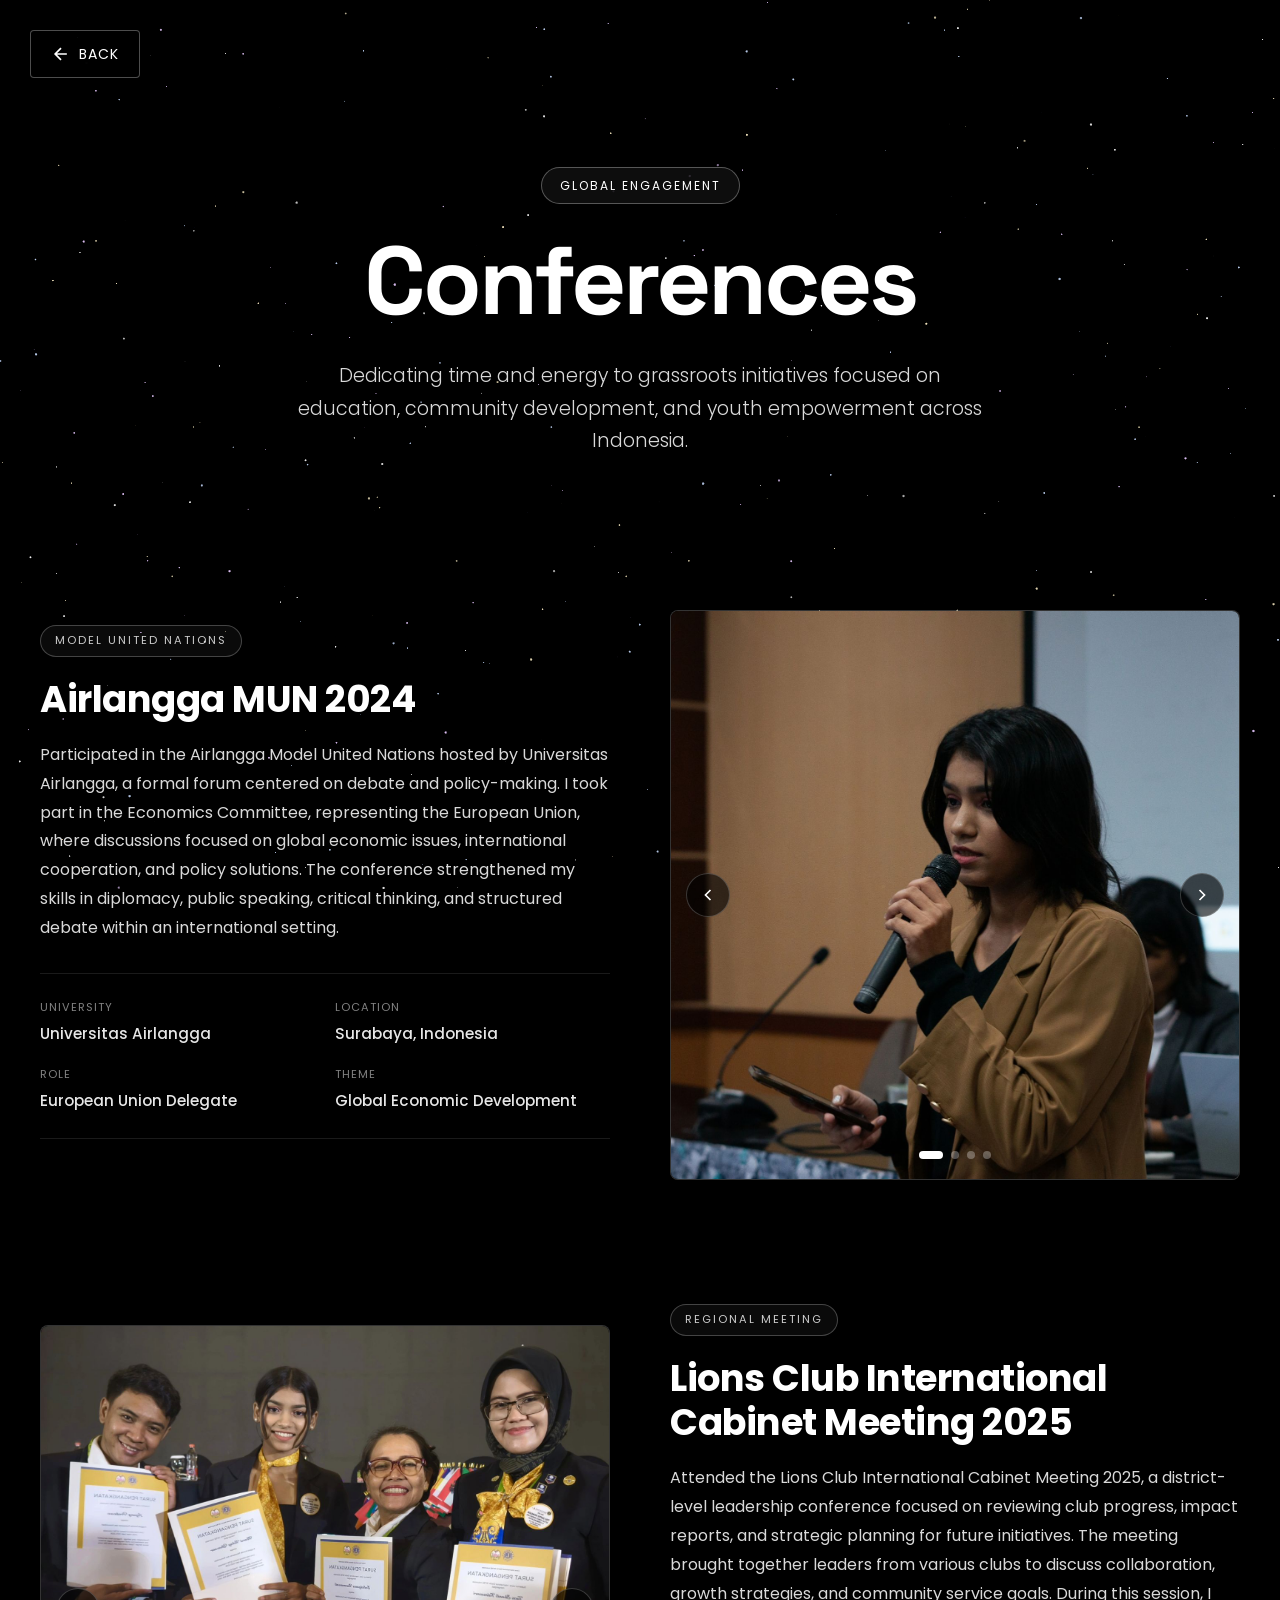
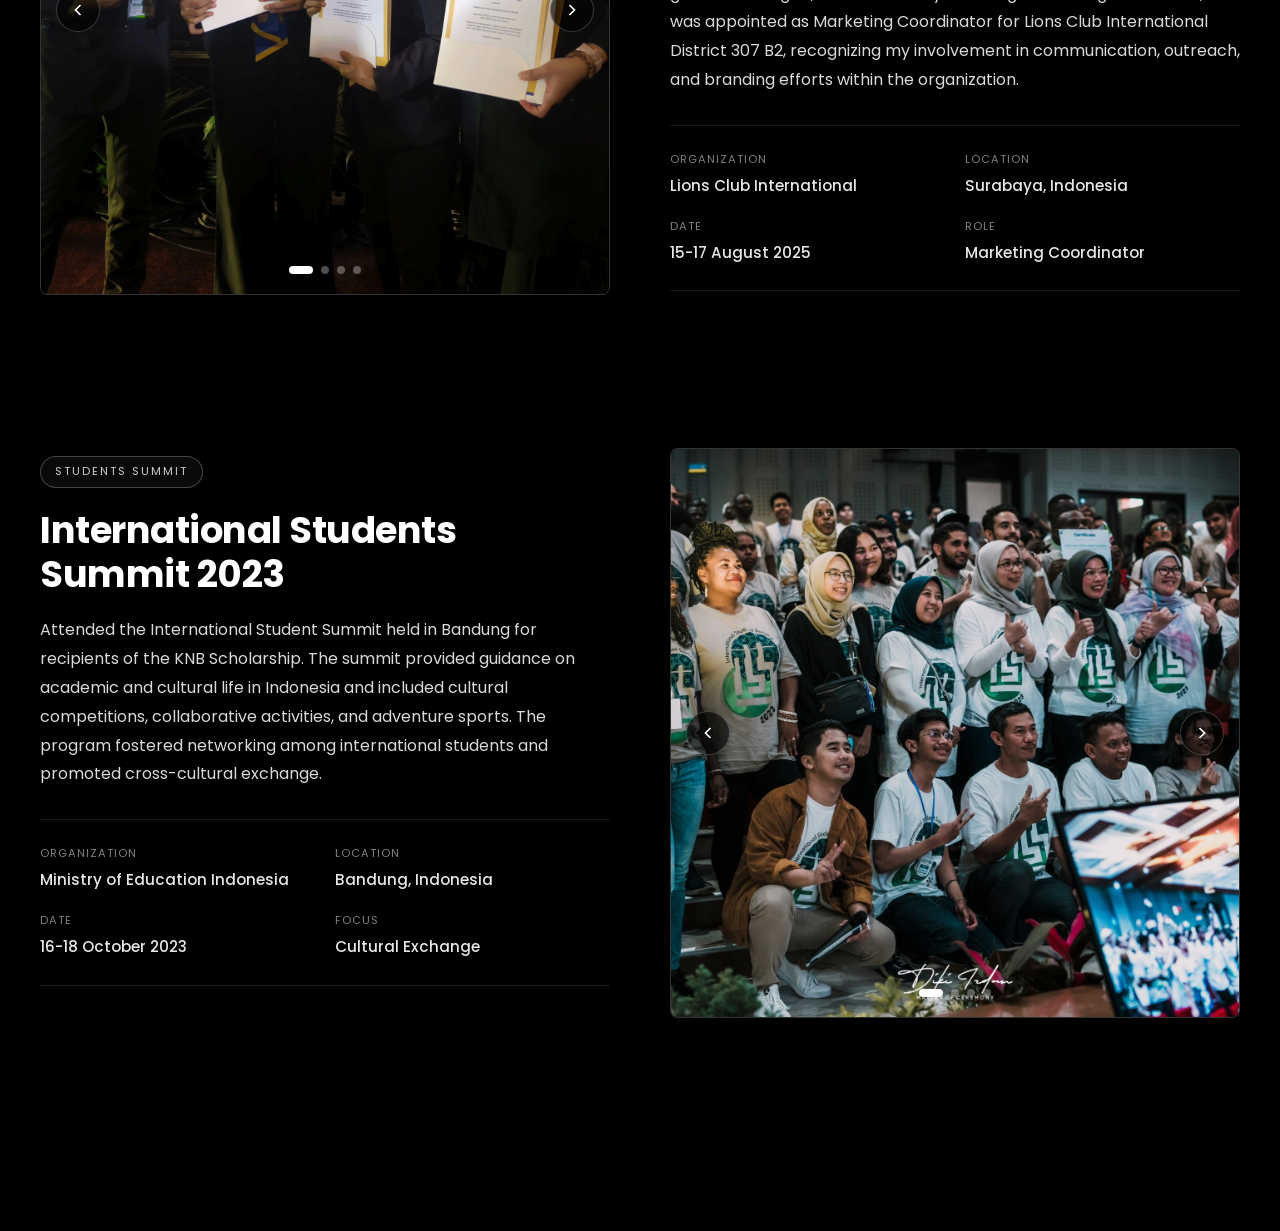
<file: socialProjects/conferences.html>
<!DOCTYPE html>
<html lang="en">
<head>
  <meta charset="UTF-8">
  <meta name="viewport" content="width=device-width, initial-scale=1.0, maximum-scale=5.0">
  <meta name="description" content="Global conferences and forums - Model United Nations, Youth Forums, and International Summits">
  <title>Conferences & Forums | Portfolio</title>
  <link href="https://fonts.googleapis.com/css2?family=Poppins:wght@300;400;600;700;800&family=Space+Grotesk:wght@700;800&display=swap" rel="stylesheet">
  <style>
    /* ===============================
       RESET & BASE STYLES
    ================================ */
    * {
      margin: 0;
      padding: 0;
      box-sizing: border-box;
      -webkit-tap-highlight-color: transparent;
      -webkit-touch-callout: none;
    }

    html {
      scroll-behavior: smooth;
      overflow-x: hidden;
    }

    body {
      font-family: "Poppins", sans-serif;
      color: #fff;
      background-color: #000;
      overflow-x: hidden;
      line-height: 1.6;
      -webkit-font-smoothing: antialiased;
      -moz-osx-font-smoothing: grayscale;
    }

    /* Allow text selection */
    p, h1, h2, h3, h4, h5, h6, li, span {
      -webkit-user-select: text;
      -moz-user-select: text;
      -ms-user-select: text;
      user-select: text;
    }

    /* ===============================
       STARFIELD BACKGROUND
    ================================ */
    #starfield {
      position: fixed;
      top: 0;
      left: 0;
      width: 100%;
      height: 100%;
      z-index: -1;
      background: #000;
    }

    /* ===============================
       BACK BUTTON
    ================================ */
    .back-button {
      position: fixed;
      top: 20px;
      left: 20px;
      z-index: 1000;
      display: flex;
      align-items: center;
      gap: 8px;
      color: #fff;
      text-decoration: none;
      font-size: 13px;
      font-weight: 400;
      letter-spacing: 1px;
      padding: 10px 18px;
      border: 1px solid rgba(255, 255, 255, 0.3);
      background: rgba(0, 0, 0, 0.7);
      backdrop-filter: blur(10px);
      transition: all 0.3s ease;
      border-radius: 4px;
      min-height: 44px;
      min-width: 44px;
    }

    .back-button:hover {
      border-color: #fff;
      background: rgba(255, 255, 255, 0.1);
      transform: translateX(-5px);
    }

    .back-button svg {
      width: 18px;
      height: 18px;
      flex-shrink: 0;
    }

    /* ===============================
       HERO SECTION
    ================================ */
    .hero-section {
      min-height: 65vh;
      position: relative;
      display: flex;
      align-items: center;
      justify-content: center;
      overflow: hidden;
      padding: 100px 20px 60px;
    }

    .hero-overlay {
      position: absolute;
      top: 0;
      left: 0;
      width: 100%;
      height: 100%;
      background: transparent;
    }

    .hero-content {
      position: relative;
      z-index: 2;
      text-align: center;
      padding: 0 20px;
      max-width: 1000px;
      margin: 0 auto;
    }

    .hero-badge {
      display: inline-block;
      font-size: clamp(0.65rem, 1.5vw, 0.75rem);
      letter-spacing: 2px;
      text-transform: uppercase;
      padding: 8px 18px;
      border: 1px solid rgba(255, 255, 255, 0.3);
      background: rgba(255, 255, 255, 0.05);
      backdrop-filter: blur(10px);
      margin-bottom: 25px;
      border-radius: 30px;
    }

    .hero-title {
      font-family: 'Space Grotesk', sans-serif;
      font-size: clamp(2.5rem, 8vw, 6rem);
      font-weight: 800;
      letter-spacing: -3px;
      line-height: 1.1;
      margin-bottom: 25px;
    }

    .hero-subtitle {
      font-size: clamp(0.9rem, 2vw, 1.2rem);
      font-weight: 300;
      opacity: 0.85;
      max-width: 700px;
      margin: 0 auto;
      line-height: 1.7;
    }

    /* ===============================
       CONTENT WRAPPER
    ================================ */
    .content-wrapper {
      max-width: 1300px;
      margin: 0 auto;
      padding: 20px 20px 80px;
    }

    /* ===============================
       CONFERENCE CARD
    ================================ */
    .conference-card {
      display: grid;
      grid-template-columns: 1fr;
      gap: 40px;
      margin-bottom: 80px;
      align-items: center;
    }

    /* ===============================
       IMAGE CAROUSEL
    ================================ */
    .conference-images {
      position: relative;
      width: 100%;
      aspect-ratio: 1;
      border: 1px solid rgba(255, 255, 255, 0.2);
      border-radius: 8px;
      overflow: hidden;
      background: rgba(0, 0, 0, 0.3);
    }

    .carousel-container {
      position: relative;
      width: 100%;
      height: 100%;
      overflow: hidden;
    }

    .carousel-track {
      display: flex;
      transition: transform 0.5s ease;
      height: 100%;
    }

    .carousel-slide {
      min-width: 100%;
      height: 100%;
    }

    .carousel-slide img {
      width: 100%;
      height: 100%;
      object-fit: cover;
    }

    .carousel-nav {
      position: absolute;
      bottom: 20px;
      left: 50%;
      transform: translateX(-50%);
      display: flex;
      gap: 8px;
      z-index: 10;
    }

    .carousel-dot {
      width: 8px;
      height: 8px;
      border-radius: 50%;
      background: rgba(255, 255, 255, 0.3);
      cursor: pointer;
      transition: all 0.3s ease;
      border: none;
      padding: 0;
      min-width: 8px;
      min-height: 8px;
    }

    .carousel-dot.active {
      background: #fff;
      width: 24px;
      border-radius: 4px;
    }

    .carousel-arrow {
      position: absolute;
      top: 50%;
      transform: translateY(-50%);
      width: 44px;
      height: 44px;
      background: rgba(0, 0, 0, 0.6);
      border: 1px solid rgba(255, 255, 255, 0.2);
      border-radius: 50%;
      display: flex;
      align-items: center;
      justify-content: center;
      cursor: pointer;
      transition: all 0.3s ease;
      z-index: 10;
    }

    .carousel-arrow:hover {
      background: rgba(0, 0, 0, 0.8);
      border-color: #fff;
    }

    .carousel-arrow.prev {
      left: 15px;
    }

    .carousel-arrow.next {
      right: 15px;
    }

    .carousel-arrow svg {
      width: 20px;
      height: 20px;
      stroke: #fff;
      flex-shrink: 0;
    }

    /* ===============================
       CONFERENCE CONTENT
    ================================ */
    .conference-content {
      padding: 20px 0;
    }

    .conference-tag {
      display: inline-block;
      font-size: 0.7rem;
      letter-spacing: 2px;
      text-transform: uppercase;
      padding: 6px 14px;
      border: 1px solid rgba(255, 255, 255, 0.3);
      background: rgba(255, 255, 255, 0.05);
      border-radius: 20px;
      margin-bottom: 20px;
      opacity: 0.8;
    }

    .conference-title {
      font-size: clamp(1.5rem, 3vw, 2.3rem);
      font-weight: 700;
      letter-spacing: -0.5px;
      margin-bottom: 20px;
      line-height: 1.2;
    }

    .conference-description {
      font-size: clamp(0.9rem, 2vw, 1rem);
      line-height: 1.8;
      opacity: 0.85;
      margin-bottom: 30px;
    }

    /* ===============================
       CONFERENCE DETAILS
    ================================ */
    .conference-details {
      display: grid;
      grid-template-columns: 1fr;
      gap: 15px;
      padding: 20px 0;
      border-top: 1px solid rgba(255, 255, 255, 0.1);
      border-bottom: 1px solid rgba(255, 255, 255, 0.1);
      margin-bottom: 25px;
    }

    .detail-item {
      display: flex;
      flex-direction: column;
      gap: 5px;
    }

    .detail-label {
      font-size: 0.7rem;
      letter-spacing: 1px;
      text-transform: uppercase;
      opacity: 0.5;
    }

    .detail-value {
      font-size: 0.9rem;
      font-weight: 500;
      opacity: 0.9;
    }

    /* ===============================
       CONFERENCE HIGHLIGHTS
    ================================ */
    .conference-highlights {
      list-style: none;
      padding: 0;
    }

    .conference-highlights li {
      font-size: clamp(0.85rem, 1.5vw, 0.9rem);
      padding-left: 20px;
      margin-bottom: 10px;
      position: relative;
      opacity: 0.8;
      line-height: 1.6;
    }

    .conference-highlights li::before {
      content: "→";
      position: absolute;
      left: 0;
      opacity: 0.5;
    }

    /* ===============================
       TABLET & DESKTOP (min-width: 768px)
    ================================ */
    @media (min-width: 768px) {
      .content-wrapper {
        padding: 20px 40px 100px;
      }

      .conference-card {
        grid-template-columns: 1fr 1fr;
        gap: 60px;
        margin-bottom: 100px;
      }

      .conference-card.reverse {
        direction: rtl;
      }

      .conference-card.reverse > * {
        direction: ltr;
      }

      .conference-details {
        grid-template-columns: repeat(2, 1fr);
        gap: 20px;
        padding: 25px 0;
      }

      .detail-value {
        font-size: 0.95rem;
      }
    }

    @media (min-width: 1024px) {
      .back-button {
        top: 30px;
        left: 30px;
        padding: 12px 20px;
        font-size: 14px;
      }

      .back-button svg {
        width: 20px;
        height: 20px;
      }

      .hero-section {
        padding: 120px 40px 80px;
      }
    }

    /* ===============================
       SMALL MOBILE (max-width: 480px)
    ================================ */
    @media (max-width: 480px) {
      .back-button span {
        display: none;
      }

      .back-button {
        padding: 12px;
        width: 44px;
        justify-content: center;
      }

      .hero-badge {
        font-size: 0.6rem;
        padding: 6px 14px;
      }

      .carousel-arrow {
        width: 40px;
        height: 40px;
      }

      .carousel-arrow svg {
        width: 18px;
        height: 18px;
      }
    }

    /* ===============================
       ACCESSIBILITY
    ================================ */
    @media (prefers-reduced-motion: reduce) {
      *,
      *::before,
      *::after {
        animation-duration: 0.01ms !important;
        animation-iteration-count: 1 !important;
        transition-duration: 0.01ms !important;
      }

      html {
        scroll-behavior: auto;
      }
    }

    a:focus-visible,
    button:focus-visible,
    .carousel-dot:focus-visible,
    .carousel-arrow:focus-visible {
      outline: 2px solid #fff;
      outline-offset: 4px;
    }

    /* ===============================
       TOUCH DEVICE OPTIMIZATIONS
    ================================ */
    @media (hover: none) and (pointer: coarse) {
      .carousel-arrow:hover {
        background: rgba(0, 0, 0, 0.6);
        border-color: rgba(255, 255, 255, 0.2);
      }

      .carousel-arrow:active {
        background: rgba(0, 0, 0, 0.8);
        transform: translateY(-50%) scale(0.95);
      }

      .back-button:hover {
        transform: none;
      }

      .back-button:active {
        transform: scale(0.95);
      }
    }
  </style>
</head>
<body>
  <canvas id="starfield"></canvas>

  <!-- Back Button -->
  <a href="../socialPro.html" class="back-button">
    <svg viewBox="0 0 24 24" fill="none" stroke="currentColor" stroke-width="2">
      <path d="M19 12H5M12 19l-7-7 7-7"/>
    </svg>
    <span>BACK</span>
  </a>

  <!-- Hero Section -->
  <section class="hero-section">
    <div class="hero-overlay"></div>
    <div class="hero-content">
      <div class="hero-badge">Global Engagement</div>
      <h1 class="hero-title">Conferences</h1>
      <p class="hero-subtitle">Dedicating time and energy to grassroots initiatives focused on education, community development, and youth empowerment across Indonesia.</p>
    </div>
  </section>

  <!-- Main Content -->
  <main class="content-wrapper">

    <!-- Conference 1: Airlangga MUN 2024 -->
    <article class="conference-card">
      <div class="conference-content">
        <span class="conference-tag">Model United Nations</span>
        <h2 class="conference-title">Airlangga MUN 2024</h2>
        <p class="conference-description">
          Participated in the Airlangga Model United Nations hosted by Universitas Airlangga, a formal forum centered on debate and policy-making. I took part in the Economics Committee, representing the European Union, where discussions focused on global economic issues, international cooperation, and policy solutions. The conference strengthened my skills in diplomacy, public speaking, critical thinking, and structured debate within an international setting.
        </p>
        <div class="conference-details">
          <div class="detail-item">
            <span class="detail-label">University</span>
            <span class="detail-value">Universitas Airlangga</span>
          </div>
          <div class="detail-item">
            <span class="detail-label">Location</span>
            <span class="detail-value">Surabaya, Indonesia</span>
          </div>
          <div class="detail-item">
            <span class="detail-label">Role</span>
            <span class="detail-value">European Union Delegate</span>
          </div>
          <div class="detail-item">
            <span class="detail-label">Theme</span>
            <span class="detail-value">Global Economic Development</span>
          </div>
        </div>
      </div>
      <div class="conference-images">
        <div class="carousel-container" data-carousel="0">
          <div class="carousel-track">
            <div class="carousel-slide">
              <img src="../images/social img/conference/air3.jpg" alt="MUN Conference Hall" loading="lazy">
            </div>
            <div class="carousel-slide">
              <img src="../images/social img/conference/air2.jpg" alt="Debate Session" loading="lazy">
            </div>
            <div class="carousel-slide">
              <img src="../images/social img/conference/air4.jpg" alt="Delegates Discussion" loading="lazy">
            </div>
            <div class="carousel-slide">
              <img src="../images/social img/conference/air1.jpg" alt="Committee Session" loading="lazy">
            </div>
          </div>
          <button class="carousel-arrow prev" aria-label="Previous slide">
            <svg viewBox="0 0 24 24" fill="none" stroke-width="2">
              <path d="M15 18l-6-6 6-6"/>
            </svg>
          </button>
          <button class="carousel-arrow next" aria-label="Next slide">
            <svg viewBox="0 0 24 24" fill="none" stroke-width="2">
              <path d="M9 18l6-6-6-6"/>
            </svg>
          </button>
          <div class="carousel-nav">
            <button class="carousel-dot active" aria-label="Go to slide 1"></button>
            <button class="carousel-dot" aria-label="Go to slide 2"></button>
            <button class="carousel-dot" aria-label="Go to slide 3"></button>
            <button class="carousel-dot" aria-label="Go to slide 4"></button>
          </div>
        </div>
      </div>
    </article>

    <!-- Conference 2: Lions Club International Cabinet Meeting 2025 -->
    <article class="conference-card reverse">
      <div class="conference-content">
        <span class="conference-tag">Regional Meeting</span>
        <h2 class="conference-title">Lions Club International Cabinet Meeting 2025</h2>
        <p class="conference-description">
          Attended the Lions Club International Cabinet Meeting 2025, a district-level leadership conference focused on reviewing club progress, impact reports, and strategic planning for future initiatives. The meeting brought together leaders from various clubs to discuss collaboration, growth strategies, and community service goals. During this session, I was appointed as Marketing Coordinator for Lions Club International District 307 B2, recognizing my involvement in communication, outreach, and branding efforts within the organization.
        </p>
        <div class="conference-details">
          <div class="detail-item">
            <span class="detail-label">Organization</span>
            <span class="detail-value">Lions Club International</span>
          </div>
          <div class="detail-item">
            <span class="detail-label">Location</span>
            <span class="detail-value">Surabaya, Indonesia</span>
          </div>
          <div class="detail-item">
            <span class="detail-label">Date</span>
            <span class="detail-value">15-17 August 2025</span>
          </div>
          <div class="detail-item">
            <span class="detail-label">Role</span>
            <span class="detail-value">Marketing Coordinator</span>
          </div>
        </div>
      </div>
      <div class="conference-images">
        <div class="carousel-container" data-carousel="1">
          <div class="carousel-track">
            <div class="carousel-slide">
              <img src="../images/social img/conference/lionscon4.jpg" alt="Lions Club Cabinet Meeting" loading="lazy">
            </div>
            <div class="carousel-slide">
              <img src="../images/social img/conference/lionscon2.jpg" alt="Leadership Panel Discussion" loading="lazy">
            </div>
            <div class="carousel-slide">
              <img src="../images/social img/conference/lionscon1.jpg" alt="District Networking Session" loading="lazy">
            </div>
            <div class="carousel-slide">
              <img src="../images/social img/conference/lionscon3.jpg" alt="Strategic Planning Session" loading="lazy">
            </div>
          </div>
          <button class="carousel-arrow prev" aria-label="Previous slide">
            <svg viewBox="0 0 24 24" fill="none" stroke-width="2">
              <path d="M15 18l-6-6 6-6"/>
            </svg>
          </button>
          <button class="carousel-arrow next" aria-label="Next slide">
            <svg viewBox="0 0 24 24" fill="none" stroke-width="2">
              <path d="M9 18l6-6-6-6"/>
            </svg>
          </button>
          <div class="carousel-nav">
            <button class="carousel-dot active" aria-label="Go to slide 1"></button>
            <button class="carousel-dot" aria-label="Go to slide 2"></button>
            <button class="carousel-dot" aria-label="Go to slide 3"></button>
            <button class="carousel-dot" aria-label="Go to slide 4"></button>
          </div>
        </div>
      </div>
    </article>

    <!-- Conference 3: International Students Summit 2023 -->
    <article class="conference-card">
      <div class="conference-content">
        <span class="conference-tag">Students Summit</span>
        <h2 class="conference-title">International Students Summit 2023</h2>
        <p class="conference-description">
          Attended the International Student Summit held in Bandung for recipients of the KNB Scholarship. The summit provided guidance on academic and cultural life in Indonesia and included cultural competitions, collaborative activities, and adventure sports. The program fostered networking among international students and promoted cross-cultural exchange.
        </p>
        <div class="conference-details">
          <div class="detail-item">
            <span class="detail-label">Organization</span>
            <span class="detail-value">Ministry of Education Indonesia</span>
          </div>
          <div class="detail-item">
            <span class="detail-label">Location</span>
            <span class="detail-value">Bandung, Indonesia</span>
          </div>
          <div class="detail-item">
            <span class="detail-label">Date</span>
            <span class="detail-value">16-18 October 2023</span>
          </div>
          <div class="detail-item">
            <span class="detail-label">Focus</span>
            <span class="detail-value">Cultural Exchange</span>
          </div>
        </div>
      </div>
      <div class="conference-images">
        <div class="carousel-container" data-carousel="2">
          <div class="carousel-track">
            <div class="carousel-slide">
              <img src="../images/social img/conference/iss4.jpg" alt="International Students Summit" loading="lazy">
            </div>
            <div class="carousel-slide">
              <img src="../images/social img/conference/iss3.jpg" alt="Cultural Exchange Activities" loading="lazy">
            </div>
            <div class="carousel-slide">
              <img src="../images/social img/conference/iss2.jpg" alt="Student Networking" loading="lazy">
            </div>
            <div class="carousel-slide">
              <img src="../images/social img/conference/iss1.jpg" alt="Summit Activities" loading="lazy">
            </div>
          </div>
          <button class="carousel-arrow prev" aria-label="Previous slide">
            <svg viewBox="0 0 24 24" fill="none" stroke-width="2">
              <path d="M15 18l-6-6 6-6"/>
            </svg>
          </button>
          <button class="carousel-arrow next" aria-label="Next slide">
            <svg viewBox="0 0 24 24" fill="none" stroke-width="2">
              <path d="M9 18l6-6-6-6"/>
            </svg>
          </button>
          <div class="carousel-nav">
            <button class="carousel-dot active" aria-label="Go to slide 1"></button>
            <button class="carousel-dot" aria-label="Go to slide 2"></button>
            <button class="carousel-dot" aria-label="Go to slide 3"></button>
            <button class="carousel-dot" aria-label="Go to slide 4"></button>
          </div>
        </div>
      </div>
    </article>

  </main>

  <script>
    // ===============================
    // UTILITIES
    // ===============================
    const isMobile = () => window.innerWidth <= 768;

    // ===============================
    // STARFIELD ANIMATION WITH ASTEROIDS
    // ===============================
    const canvas = document.getElementById('starfield');
    const ctx = canvas.getContext('2d', { alpha: false });
    let canvasWidth = window.innerWidth;
    let canvasHeight = window.innerHeight;
    canvas.width = canvasWidth;
    canvas.height = canvasHeight;

    const stars = [];
    let asteroid = null;
    let asteroidTimer = -180;
    let animationFrameId = null;

    const getStarCount = () => isMobile() ? 150 : 400;

    class Star {
      constructor() { this.reset(); }
      
      reset() {
        this.x = Math.random() * canvasWidth;
        this.y = Math.random() * canvasHeight;
        this.sz = Math.random() * 0.4 + 0.01;
        this.br = Math.random() * 0.6 + 0.3;
        this.tw = Math.random() * 0.15 + 0.005;
        this.color = this.getPixieDustColor();
        this.rotation = Math.random() * Math.PI * 2;
      }
      
      getPixieDustColor() {
        const colors = [
          { r: 255, g: 255, b: 255 },
          { r: 200, g: 220, b: 255 },
          { r: 230, g: 200, b: 255 },
          { r: 255, g: 240, b: 200 }
        ];
        return colors[Math.floor(Math.random() * colors.length)];
      }
      
      update() {
        this.br += this.tw;
        if (this.br > 1 || this.br < 0.2) this.tw *= -1;
      }
      
      drawStar(x, y, size, brightness) {
        ctx.save();
        ctx.translate(x, y);
        ctx.rotate(this.rotation);
        ctx.beginPath();
        for (let i = 0; i < 4; i++) {
          const angle = (Math.PI / 2) * i;
          const x1 = Math.cos(angle) * size;
          const y1 = Math.sin(angle) * size;
          const x2 = Math.cos(angle + Math.PI / 4) * (size * 0.3);
          const y2 = Math.sin(angle + Math.PI / 4) * (size * 0.3);
          if (i === 0) ctx.moveTo(x1, y1);
          else ctx.lineTo(x1, y1);
          ctx.lineTo(x2, y2);
        }
        ctx.closePath();
        ctx.fillStyle = `rgba(${this.color.r},${this.color.g},${this.color.b},${brightness})`;
        ctx.fill();
        ctx.restore();
      }
      
      draw() {
        const glow = ctx.createRadialGradient(this.x, this.y, 0, this.x, this.y, this.sz * 4);
        glow.addColorStop(0, `rgba(${this.color.r},${this.color.g},${this.color.b},${this.br * 0.6})`);
        glow.addColorStop(0.5, `rgba(${this.color.r},${this.color.g},${this.color.b},${this.br * 0.2})`);
        glow.addColorStop(1, `rgba(${this.color.r},${this.color.g},${this.color.b},0)`);
        ctx.fillStyle = glow;
        ctx.fillRect(this.x - this.sz * 4, this.y - this.sz * 4, this.sz * 8, this.sz * 8);
        this.drawStar(this.x, this.y, this.sz * 2, Math.max(0, Math.min(1, this.br)));
      }
    }

    class Asteroid {
      constructor() {
        this.reset();
      }
      
      reset() {
        const leftToRight = Math.random() < 0.5;
        const verticalPos = canvasHeight * (0.2 + Math.random() * 0.6);
        
        if (leftToRight) {
          this.x = -50;
          this.y = verticalPos;
          this.targetX = canvasWidth + 50;
          this.targetY = verticalPos + (canvasHeight * 0.3) * (Math.random() < 0.5 ? 1 : -1);
        } else {
          this.x = canvasWidth + 50;
          this.y = verticalPos;
          this.targetX = -50;
          this.targetY = verticalPos + (canvasHeight * 0.3) * (Math.random() < 0.5 ? 1 : -1);
        }
        
        this.targetY = Math.max(0, Math.min(canvasHeight, this.targetY));
        
        const dx = this.targetX - this.x;
        const dy = this.targetY - this.y;
        const dist = Math.sqrt(dx * dx + dy * dy);
        
        this.speed = 3 + Math.random() * 2;
        this.vx = (dx / dist) * this.speed;
        this.vy = (dy / dist) * this.speed;
        
        this.size = 2 + Math.random() * 3;
        this.rotation = Math.random() * Math.PI * 2;
        this.rotationSpeed = (Math.random() - 0.5) * 0.1;
        this.trail = [];
        this.shimmer = 0;
      }
      
      update() {
        this.x += this.vx;
        this.y += this.vy;
        this.rotation += this.rotationSpeed;
        this.shimmer += 0.08;
        
        this.trail.push({ x: this.x, y: this.y });
        if (this.trail.length > 30) this.trail.shift();
        
        if (this.x < -100 || this.x > canvasWidth + 100 || 
            this.y < -100 || this.y > canvasHeight + 100) {
          return false;
        }
        return true;
      }
      
      draw() {
        this.trail.forEach((point, i) => {
          const alpha = (i / this.trail.length) * 0.5;
          const progress = i / this.trail.length;
          
          const r = 255;
          const g = Math.floor(250 - progress * 10);
          const b = Math.floor(255 - progress * 15);
          
          const glow = ctx.createRadialGradient(point.x, point.y, 0, point.x, point.y, this.size * 2.5);
          glow.addColorStop(0, `rgba(${r}, ${g}, ${b}, ${alpha})`);
          glow.addColorStop(0.4, `rgba(240, 245, 255, ${alpha * 0.6})`);
          glow.addColorStop(0.7, `rgba(255, 250, 240, ${alpha * 0.3})`);
          glow.addColorStop(1, `rgba(255, 255, 255, 0)`);
          
          ctx.fillStyle = glow;
          ctx.beginPath();
          ctx.arc(point.x, point.y, this.size * 2 * (progress + 0.3), 0, Math.PI * 2);
          ctx.fill();
        });
        
        ctx.save();
        ctx.translate(this.x, this.y);
        ctx.rotate(this.rotation);
        
        const outerGlow = ctx.createRadialGradient(0, 0, 0, 0, 0, this.size * 3.5);
        outerGlow.addColorStop(0, `rgba(255, 255, 255, 0.4)`);
        outerGlow.addColorStop(0.3, `rgba(245, 250, 255, 0.25)`);
        outerGlow.addColorStop(0.6, `rgba(255, 252, 245, 0.15)`);
        outerGlow.addColorStop(1, `rgba(255, 255, 255, 0)`);
        ctx.fillStyle = outerGlow;
        ctx.beginPath();
        ctx.arc(0, 0, this.size * 3.5, 0, Math.PI * 2);
        ctx.fill();
        
        const gradient = ctx.createRadialGradient(-this.size * 0.3, -this.size * 0.3, 0, 0, 0, this.size * 1.3);
        gradient.addColorStop(0, '#ffffff');
        gradient.addColorStop(0.3, '#fafcff');
        gradient.addColorStop(0.6, '#fffef8');
        gradient.addColorStop(1, '#f0f5fa');
        
        ctx.beginPath();
        const points = 9;
        for (let i = 0; i < points; i++) {
          const angle = (Math.PI * 2 / points) * i;
          const variation = 0.75 + Math.sin(this.shimmer * 2 + i) * 0.12;
          const radius = this.size * variation;
          const x = Math.cos(angle) * radius;
          const y = Math.sin(angle) * radius;
          if (i === 0) ctx.moveTo(x, y);
          else ctx.lineTo(x, y);
        }
        ctx.closePath();
        ctx.fillStyle = gradient;
        ctx.fill();
        
        ctx.fillStyle = 'rgba(255, 255, 255, 0.95)';
        ctx.beginPath();
        ctx.arc(this.size * 0.35, -this.size * 0.25, this.size * 0.2, 0, Math.PI * 2);
        ctx.fill();
        
        ctx.fillStyle = 'rgba(240, 245, 255, 0.6)';
        ctx.beginPath();
        ctx.arc(-this.size * 0.2, this.size * 0.3, this.size * 0.12, 0, Math.PI * 2);
        ctx.fill();
        
        const shimmerValue = Math.sin(this.shimmer) * 0.5 + 0.5;
        const outlineR = Math.floor(200 + shimmerValue * 55);
        const outlineG = Math.floor(220 + shimmerValue * 35);
        const outlineB = 255;
        ctx.strokeStyle = `rgba(${outlineR}, ${outlineG}, ${outlineB}, ${0.3 + shimmerValue * 0.2})`;
        ctx.lineWidth = 0.8;
        ctx.stroke();
        
        ctx.restore();
      }
    }

    // Initialize stars
    const starCount = getStarCount();
    for (let i = 0; i < starCount; i++) {
      stars.push(new Star());
    }

    function animate() {
      ctx.fillStyle = 'rgba(0,0,0,0.1)';
      ctx.fillRect(0, 0, canvasWidth, canvasHeight);
      
      stars.forEach(s => { s.update(); s.draw(); });
      
      // Asteroids (disabled on mobile for performance)
      if (!isMobile()) {
        asteroidTimer++;
        if (!asteroid && asteroidTimer > 600 + Math.random() * 600) {
          asteroid = new Asteroid();
          asteroidTimer = 0;
        }
        
        if (asteroid) {
          const stillActive = asteroid.update();
          asteroid.draw();
          if (!stillActive) {
            asteroid = null;
          }
        }
      }
      
      animationFrameId = requestAnimationFrame(animate);
    }
    animate();

    // Resize handler
    let resizeTimeout;
    window.addEventListener('resize', () => {
      clearTimeout(resizeTimeout);
      resizeTimeout = setTimeout(() => {
        canvasWidth = window.innerWidth;
        canvasHeight = window.innerHeight;
        canvas.width = canvasWidth;
        canvas.height = canvasHeight;
        
        const newStarCount = getStarCount();
        const currentStarCount = stars.length;
        
        if (newStarCount > currentStarCount) {
          for (let i = currentStarCount; i < newStarCount; i++) {
            stars.push(new Star());
          }
        } else if (newStarCount < currentStarCount) {
          stars.splice(newStarCount);
        }
        
        stars.forEach(s => s.reset());
      }, 250);
    });

    // ===============================
    // CAROUSEL FUNCTIONALITY (SAME AS SPEAKER PAGE)
    // ===============================
    document.querySelectorAll('.carousel-container').forEach((container) => {
      const track = container.querySelector('.carousel-track');
      const slides = container.querySelectorAll('.carousel-slide');
      const dots = container.querySelectorAll('.carousel-dot');
      const prevBtn = container.querySelector('.carousel-arrow.prev');
      const nextBtn = container.querySelector('.carousel-arrow.next');
      
      let currentIndex = 0;
      const totalSlides = slides.length;
      let autoSlideInterval;

      function updateCarousel() {
        track.style.transform = `translateX(-${currentIndex * 100}%)`;
        
        dots.forEach((dot, index) => {
          dot.classList.toggle('active', index === currentIndex);
        });
      }

      function nextSlide() {
        currentIndex = (currentIndex + 1) % totalSlides;
        updateCarousel();
      }

      function prevSlide() {
        currentIndex = (currentIndex - 1 + totalSlides) % totalSlides;
        updateCarousel();
      }

      function startAutoSlide() {
        autoSlideInterval = setInterval(nextSlide, 5000);
      }

      function stopAutoSlide() {
        clearInterval(autoSlideInterval);
      }

      nextBtn.addEventListener('click', () => {
        nextSlide();
        stopAutoSlide();
        startAutoSlide();
      });

      prevBtn.addEventListener('click', () => {
        prevSlide();
        stopAutoSlide();
        startAutoSlide();
      });

      dots.forEach((dot, index) => {
        dot.addEventListener('click', () => {
          currentIndex = index;
          updateCarousel();
          stopAutoSlide();
          startAutoSlide();
        });
      });

      // Start auto-slide
      startAutoSlide();

      // Pause on hover/touch
      container.addEventListener('mouseenter', stopAutoSlide);
      container.addEventListener('mouseleave', startAutoSlide);
      container.addEventListener('touchstart', stopAutoSlide);
    });

    // ===============================
    // PAUSE ANIMATION WHEN TAB HIDDEN
    // ===============================
    document.addEventListener('visibilitychange', function() {
      if (document.hidden) {
        if (animationFrameId) {
          cancelAnimationFrame(animationFrameId);
          animationFrameId = null;
        }
      } else {
        if (!animationFrameId) {
          animate();
        }
      }
    });

    // ===============================
    // PERFORMANCE LOGGING (DEV ONLY)
    // ===============================
    if (window.location.hostname === 'localhost' || window.location.hostname === '127.0.0.1') {
      console.log(`✨ Conferences page loaded with ${starCount} stars`);
      console.log(`📱 Device type: ${isMobile() ? 'Mobile' : 'Desktop'}`);
    }
  </script>
</body>
</html>
</file>
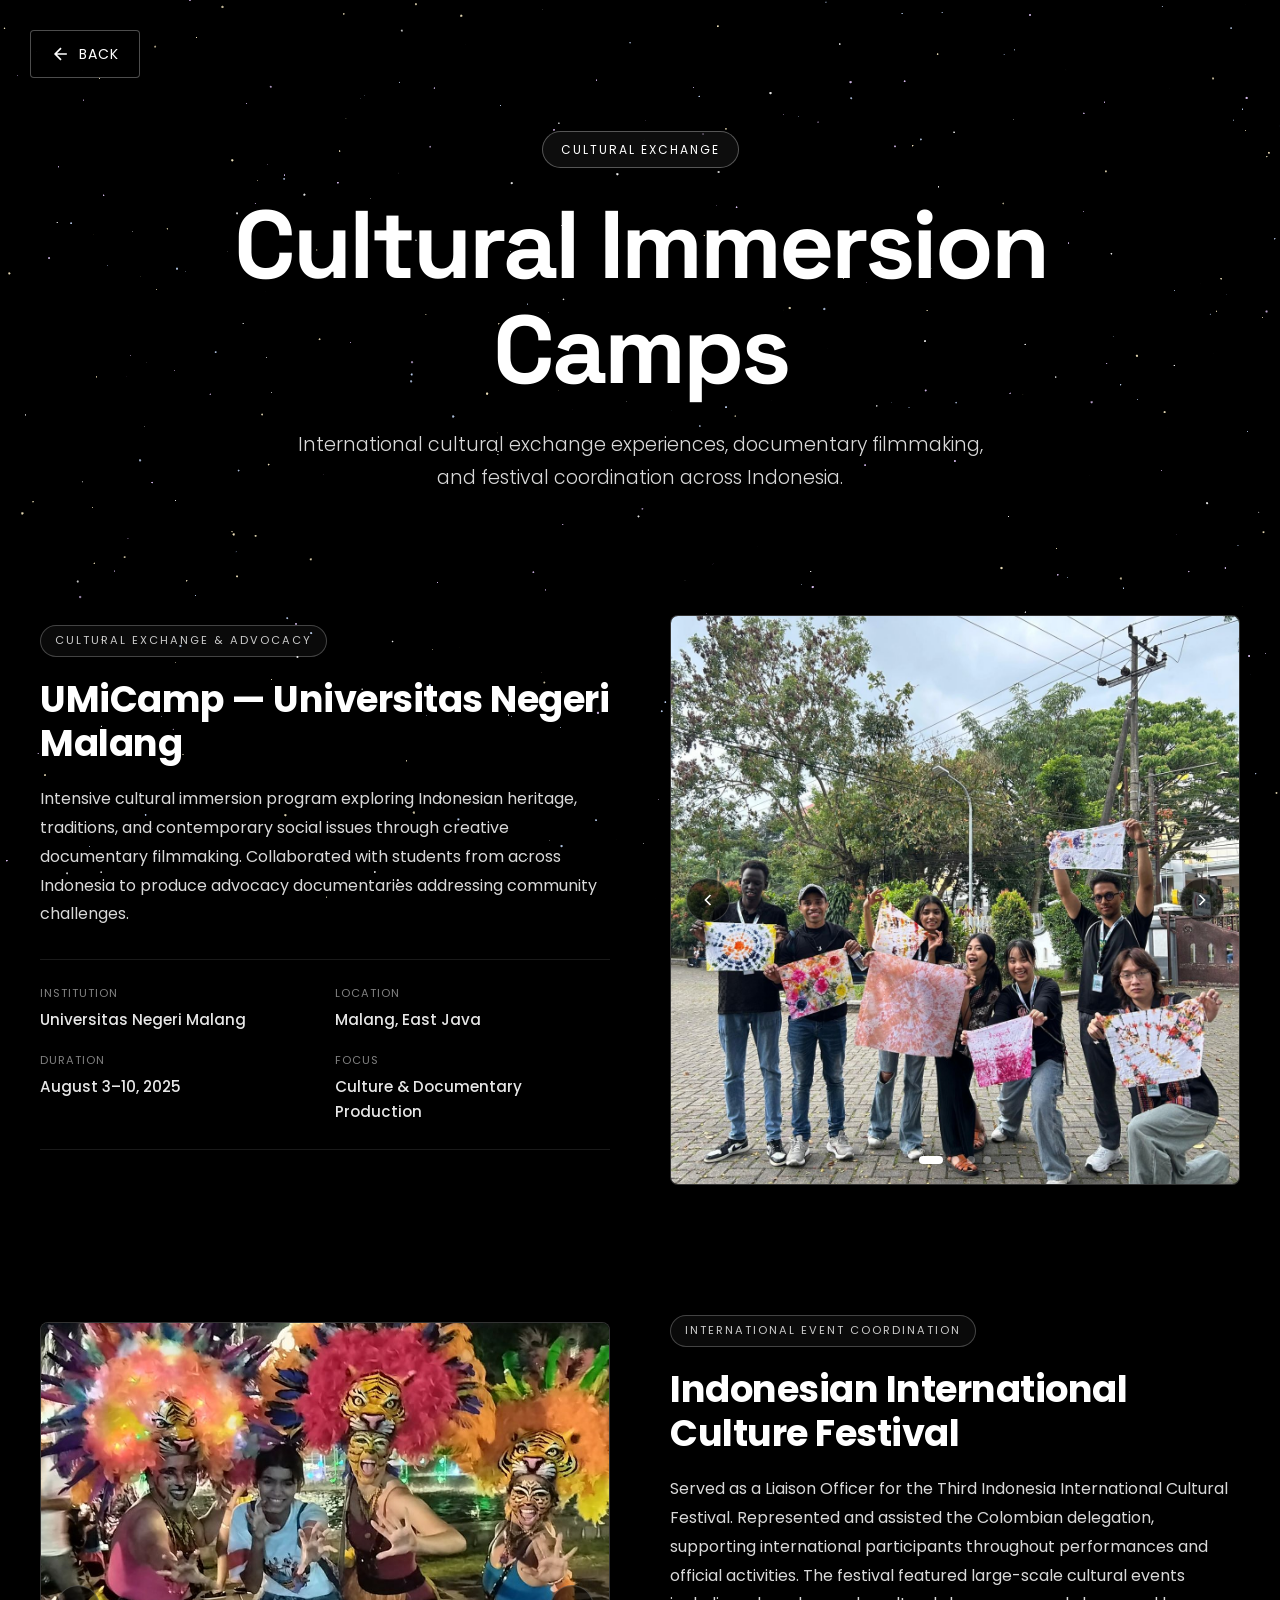
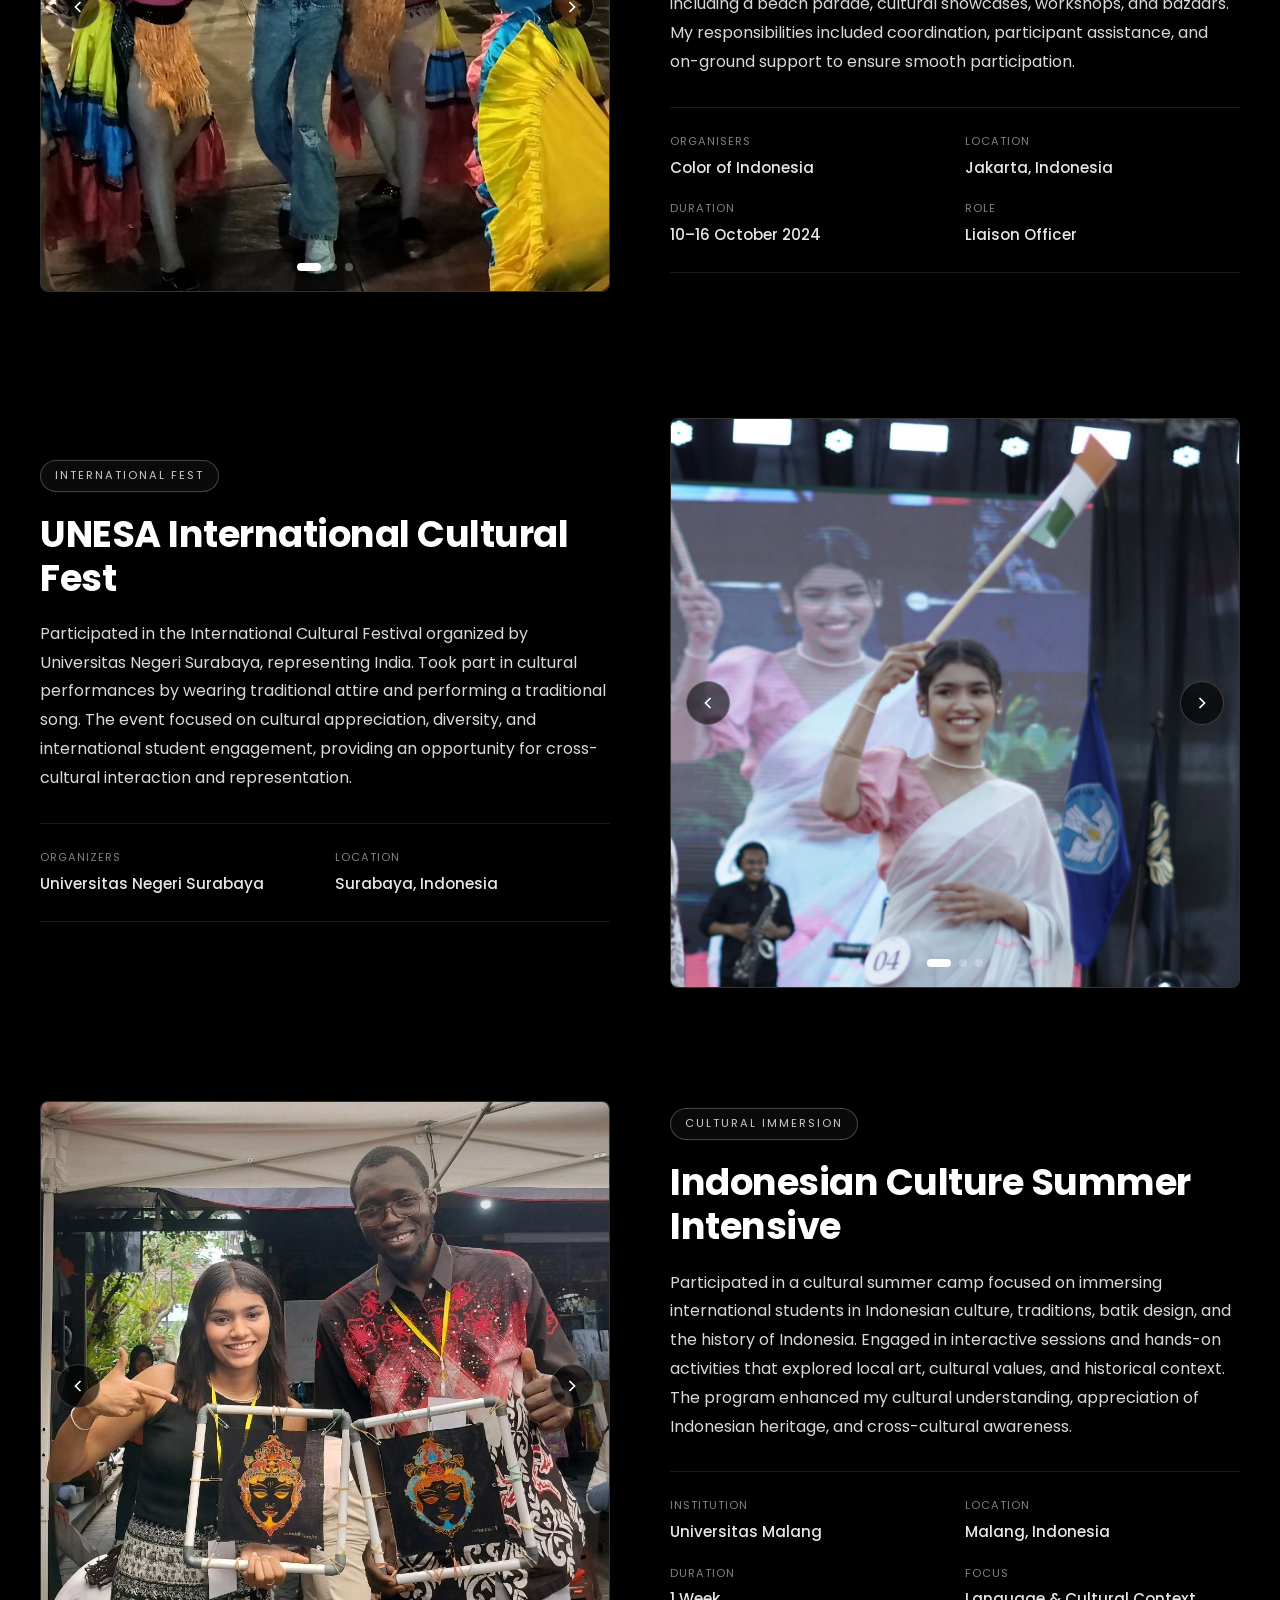
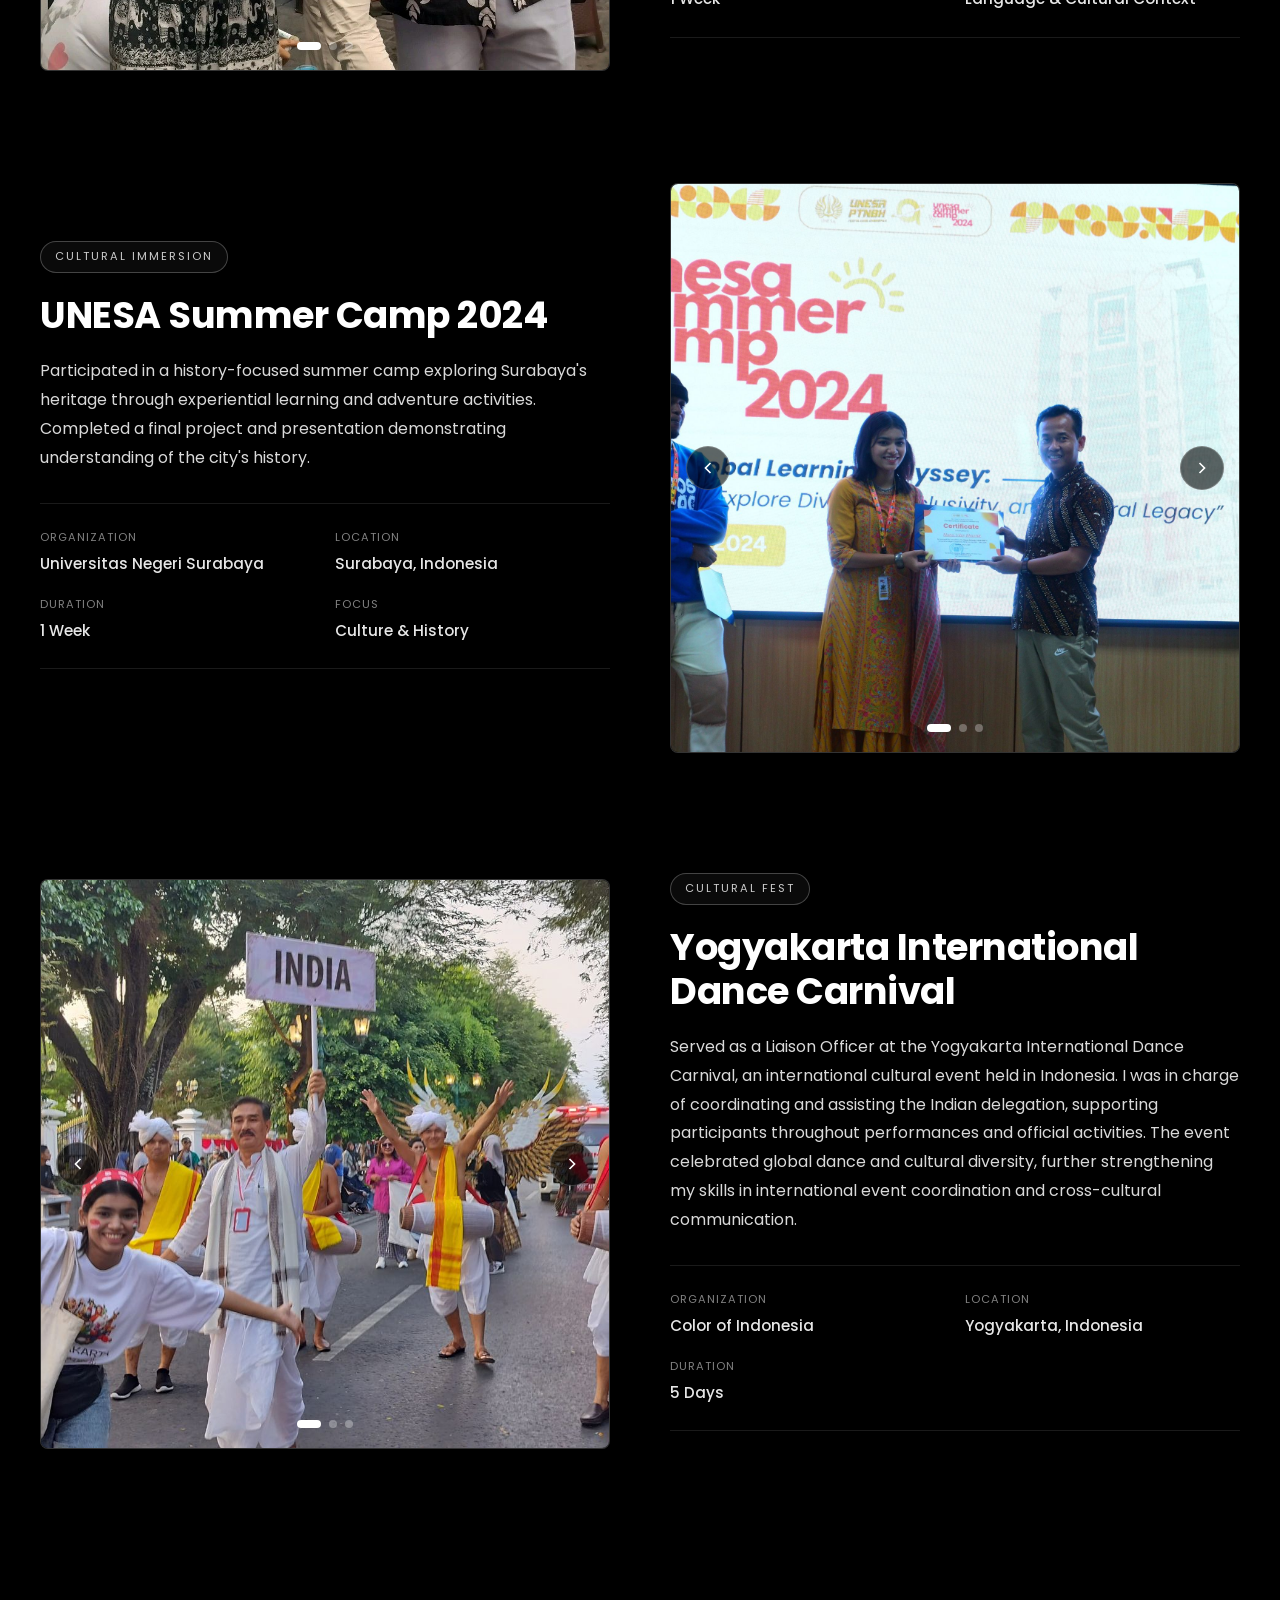
<file: socialProjects/cultural-immersion.html>
<!DOCTYPE html>
<html lang="en">
<head>
  <meta charset="UTF-8">
  <meta name="viewport" content="width=device-width, initial-scale=1.0, maximum-scale=5.0">
  <meta name="description" content="Cultural Immersion Programs - International cultural exchange experiences and documentary filmmaking">
  <title>Cultural Immersion Programs | Portfolio</title>
  <link href="https://fonts.googleapis.com/css2?family=Poppins:wght@300;400;600;700;800&family=Space+Grotesk:wght@700;800&display=swap" rel="stylesheet">
  <style>
    /* ===============================
       RESET & BASE STYLES
    ================================ */
    * {
      margin: 0;
      padding: 0;
      box-sizing: border-box;
      -webkit-tap-highlight-color: transparent;
      -webkit-touch-callout: none;
    }

    html {
      scroll-behavior: smooth;
      overflow-x: hidden;
    }

    body {
      font-family: "Poppins", sans-serif;
      color: #fff;
      background-color: #000;
      overflow-x: hidden;
      line-height: 1.6;
      -webkit-font-smoothing: antialiased;
      -moz-osx-font-smoothing: grayscale;
    }

    /* Allow text selection */
    p, h1, h2, h3, h4, h5, h6, li, span, dt, dd {
      -webkit-user-select: text;
      -moz-user-select: text;
      -ms-user-select: text;
      user-select: text;
    }

    /* ===============================
       STARFIELD BACKGROUND
    ================================ */
    #starfield {
      position: fixed;
      top: 0;
      left: 0;
      width: 100%;
      height: 100%;
      z-index: -1;
      background: #000;
    }

    /* ===============================
       BACK BUTTON
    ================================ */
    .back-button {
      position: fixed;
      top: 20px;
      left: 20px;
      z-index: 1000;
      display: flex;
      align-items: center;
      gap: 8px;
      color: #fff;
      text-decoration: none;
      font-size: 13px;
      font-weight: 400;
      letter-spacing: 1px;
      padding: 10px 18px;
      border: 1px solid rgba(255, 255, 255, 0.3);
      background: rgba(0, 0, 0, 0.7);
      backdrop-filter: blur(10px);
      transition: all 0.3s ease;
      border-radius: 4px;
      min-height: 44px;
      min-width: 44px;
    }

    .back-button:hover {
      border-color: #fff;
      background: rgba(255, 255, 255, 0.1);
      transform: translateX(-5px);
    }

    .back-button svg {
      width: 18px;
      height: 18px;
      flex-shrink: 0;
    }

    /* ===============================
       HERO SECTION
    ================================ */
    .hero-section {
      min-height: 65vh;
      position: relative;
      display: flex;
      align-items: center;
      justify-content: center;
      overflow: hidden;
      padding: 100px 20px 60px;
    }

    .hero-overlay {
      position: absolute;
      top: 0; left: 0;
      width: 100%; height: 100%;
      background: transparent;
    }

    .hero-content {
      position: relative;
      z-index: 2;
      text-align: center;
      padding: 0 20px;
      max-width: 1000px;
      margin: 0 auto;
    }

    .hero-badge {
      display: inline-block;
      font-size: clamp(0.65rem, 1.5vw, 0.75rem);
      letter-spacing: 2px;
      text-transform: uppercase;
      padding: 8px 18px;
      border: 1px solid rgba(255, 255, 255, 0.3);
      background: rgba(255, 255, 255, 0.05);
      backdrop-filter: blur(10px);
      margin-bottom: 25px;
      border-radius: 30px;
    }

    .hero-title {
      font-family: 'Space Grotesk', sans-serif;
      font-size: clamp(2.5rem, 8vw, 6rem);
      font-weight: 800;
      letter-spacing: -3px;
      line-height: 1.1;
      margin-bottom: 25px;
    }

    .hero-subtitle {
      font-size: clamp(0.9rem, 2vw, 1.2rem);
      font-weight: 300;
      opacity: 0.85;
      max-width: 700px;
      margin: 0 auto;
      line-height: 1.7;
    }

    /* ===============================
       CONTENT WRAPPER
    ================================ */
    .content-wrapper {
      max-width: 1300px;
      margin: 0 auto;
      padding: 20px 20px 80px;
    }

    /* ===============================
       IMMERSION CARD
    ================================ */
    .immersion-card {
      display: grid;
      grid-template-columns: 1fr;
      gap: 40px;
      margin-bottom: 80px;
      align-items: center;
    }

    /* ===============================
       IMAGE CAROUSEL
    ================================ */
    .immersion-images {
      position: relative;
      width: 100%;
      aspect-ratio: 1;
      border: 1px solid rgba(255, 255, 255, 0.2);
      border-radius: 8px;
      overflow: hidden;
      background: rgba(0, 0, 0, 0.3);
    }

    .carousel-container {
      position: relative;
      width: 100%;
      height: 100%;
      overflow: hidden;
    }

    .carousel-track {
      display: flex;
      transition: transform 0.5s ease;
      height: 100%;
    }

    .carousel-slide {
      min-width: 100%;
      height: 100%;
    }

    .carousel-slide img {
      width: 100%;
      height: 100%;
      object-fit: cover;
    }

    .carousel-nav {
      position: absolute;
      bottom: 20px;
      left: 50%;
      transform: translateX(-50%);
      display: flex;
      gap: 8px;
      z-index: 10;
    }

    .carousel-dot {
      width: 8px;
      height: 8px;
      border-radius: 50%;
      background: rgba(255, 255, 255, 0.3);
      cursor: pointer;
      transition: all 0.3s ease;
      border: none;
      padding: 0;
      min-width: 8px;
      min-height: 8px;
    }

    .carousel-dot.active {
      background: #fff;
      width: 24px;
      border-radius: 4px;
    }

    .carousel-arrow {
      position: absolute;
      top: 50%;
      transform: translateY(-50%);
      width: 44px;
      height: 44px;
      background: rgba(0, 0, 0, 0.6);
      border: 1px solid rgba(255, 255, 255, 0.2);
      border-radius: 50%;
      display: flex;
      align-items: center;
      justify-content: center;
      cursor: pointer;
      transition: all 0.3s ease;
      z-index: 10;
    }

    .carousel-arrow:hover {
      background: rgba(0, 0, 0, 0.8);
      border-color: #fff;
    }

    .carousel-arrow.prev { left: 15px; }
    .carousel-arrow.next { right: 15px; }

    .carousel-arrow svg {
      width: 20px;
      height: 20px;
      stroke: #fff;
      flex-shrink: 0;
    }

    /* ===============================
       IMMERSION CONTENT
    ================================ */
    .immersion-content {
      padding: 20px 0;
    }

    .immersion-tag {
      display: inline-block;
      font-size: 0.7rem;
      letter-spacing: 2px;
      text-transform: uppercase;
      padding: 6px 14px;
      border: 1px solid rgba(255, 255, 255, 0.3);
      background: rgba(255, 255, 255, 0.05);
      border-radius: 20px;
      margin-bottom: 20px;
      opacity: 0.8;
    }

    .immersion-title {
      font-size: clamp(1.5rem, 3vw, 2.3rem);
      font-weight: 700;
      letter-spacing: -0.5px;
      margin-bottom: 20px;
      line-height: 1.2;
    }

    .immersion-description {
      font-size: clamp(0.9rem, 2vw, 1rem);
      line-height: 1.8;
      opacity: 0.85;
      margin-bottom: 30px;
    }

    /* ===============================
       IMMERSION DETAILS
    ================================ */
    .immersion-details {
      display: grid;
      grid-template-columns: 1fr;
      gap: 15px;
      padding: 20px 0;
      border-top: 1px solid rgba(255, 255, 255, 0.1);
      border-bottom: 1px solid rgba(255, 255, 255, 0.1);
      margin-bottom: 25px;
      list-style: none;
    }

    .detail-item {
      display: flex;
      flex-direction: column;
      gap: 5px;
    }

    .detail-label {
      font-size: 0.7rem;
      letter-spacing: 1px;
      text-transform: uppercase;
      opacity: 0.5;
    }

    .detail-value {
      font-size: 0.9rem;
      font-weight: 500;
      opacity: 0.9;
    }

    /* ===============================
       TABLET & DESKTOP (min-width: 768px)
    ================================ */
    @media (min-width: 768px) {
      .content-wrapper {
        padding: 20px 40px 100px;
      }

      .immersion-card {
        grid-template-columns: 1fr 1fr;
        gap: 60px;
        margin-bottom: 100px;
      }

      .immersion-card.reverse {
        direction: rtl;
      }

      .immersion-card.reverse > * {
        direction: ltr;
      }

      .immersion-details {
        grid-template-columns: repeat(2, 1fr);
        gap: 20px;
        padding: 25px 0;
      }

      .detail-value {
        font-size: 0.95rem;
      }
    }

    @media (min-width: 1024px) {
      .back-button {
        top: 30px;
        left: 30px;
        padding: 12px 20px;
        font-size: 14px;
      }

      .back-button svg {
        width: 20px;
        height: 20px;
      }

      .hero-section {
        padding: 120px 40px 80px;
      }
    }

    /* ===============================
       SMALL MOBILE (max-width: 480px)
    ================================ */
    @media (max-width: 480px) {
      .back-button span {
        display: none;
      }

      .back-button {
        padding: 12px;
        width: 44px;
        justify-content: center;
      }

      .hero-badge {
        font-size: 0.6rem;
        padding: 6px 14px;
      }

      .carousel-arrow {
        width: 40px;
        height: 40px;
      }

      .carousel-arrow svg {
        width: 18px;
        height: 18px;
      }
    }

    /* ===============================
       ACCESSIBILITY
    ================================ */
    @media (prefers-reduced-motion: reduce) {
      *, *::before, *::after {
        animation-duration: 0.01ms !important;
        animation-iteration-count: 1 !important;
        transition-duration: 0.01ms !important;
      }
      html { scroll-behavior: auto; }
    }

    a:focus-visible,
    button:focus-visible,
    .carousel-dot:focus-visible,
    .carousel-arrow:focus-visible {
      outline: 2px solid #fff;
      outline-offset: 4px;
    }

    /* ===============================
       TOUCH DEVICE OPTIMIZATIONS
    ================================ */
    @media (hover: none) and (pointer: coarse) {
      .carousel-arrow:hover {
        background: rgba(0, 0, 0, 0.6);
        border-color: rgba(255, 255, 255, 0.2);
      }
      .carousel-arrow:active {
        background: rgba(0, 0, 0, 0.8);
        transform: translateY(-50%) scale(0.95);
      }
      .back-button:hover { transform: none; }
      .back-button:active { transform: scale(0.95); }
    }
  </style>
</head>
<body>
  <canvas id="starfield"></canvas>

  <!-- Back Button -->
  <a href="../socialPro.html" class="back-button">
    <svg viewBox="0 0 24 24" fill="none" stroke="currentColor" stroke-width="2">
      <path d="M19 12H5M12 19l-7-7 7-7"/>
    </svg>
    <span>BACK</span>
  </a>

  <!-- Hero Section -->
  <section class="hero-section">
    <div class="hero-overlay"></div>
    <div class="hero-content">
      <div class="hero-badge">Cultural Exchange</div>
      <h1 class="hero-title">Cultural Immersion Camps</h1>
      <p class="hero-subtitle">International cultural exchange experiences, documentary filmmaking, and festival coordination across Indonesia.</p>
    </div>
  </section>

  <!-- Main Content -->
  <main class="content-wrapper">

    <!-- Program 1: UMiCamp -->
    <article class="immersion-card">
      <div class="immersion-content">
        <span class="immersion-tag">Cultural Exchange & Advocacy</span>
        <h2 class="immersion-title">UMiCamp — Universitas Negeri Malang</h2>
        <p class="immersion-description">
          Intensive cultural immersion program exploring Indonesian heritage, traditions, and contemporary social issues through creative documentary filmmaking. Collaborated with students from across Indonesia to produce advocacy documentaries addressing community challenges.
        </p>
        <dl class="immersion-details">
          <div class="detail-item">
            <dt class="detail-label">Institution</dt>
            <dd class="detail-value">Universitas Negeri Malang</dd>
          </div>
          <div class="detail-item">
            <dt class="detail-label">Location</dt>
            <dd class="detail-value">Malang, East Java</dd>
          </div>
          <div class="detail-item">
            <dt class="detail-label">Duration</dt>
            <dd class="detail-value">August 3–10, 2025</dd>
          </div>
          <div class="detail-item">
            <dt class="detail-label">Focus</dt>
            <dd class="detail-value">Culture & Documentary Production</dd>
          </div>
        </dl>
      </div>
      <div class="immersion-images">
        <div class="carousel-container" data-carousel="0">
          <div class="carousel-track">
            <div class="carousel-slide">
              <img src="../images/social img/cultureal/umicamp4.jpg" alt="UMiCamp activities" loading="lazy">
            </div>
            <div class="carousel-slide">
              <img src="../images/social img/cultureal/umicamp1.jpg" alt="Documentary production" loading="lazy">
            </div>
            <div class="carousel-slide">
              <img src="../images/social img/cultureal/umicamp3.jpg" alt="Cultural workshops" loading="lazy">
            </div>
            <div class="carousel-slide">
              <img src="../images/social img/cultureal/umicap2.jpg" alt="Group collaboration" loading="lazy">
            </div>
          </div>
          <button class="carousel-arrow prev" aria-label="Previous slide">
            <svg viewBox="0 0 24 24" fill="none" stroke-width="2"><path d="M15 18l-6-6 6-6"/></svg>
          </button>
          <button class="carousel-arrow next" aria-label="Next slide">
            <svg viewBox="0 0 24 24" fill="none" stroke-width="2"><path d="M9 18l6-6-6-6"/></svg>
          </button>
          <div class="carousel-nav">
            <button class="carousel-dot active" aria-label="Go to slide 1"></button>
            <button class="carousel-dot" aria-label="Go to slide 2"></button>
            <button class="carousel-dot" aria-label="Go to slide 3"></button>
            <button class="carousel-dot" aria-label="Go to slide 4"></button>
          </div>
        </div>
      </div>
    </article>

    <!-- Program 2: Indonesian International Culture Festival -->
    <article class="immersion-card reverse">
      <div class="immersion-content">
        <span class="immersion-tag">International Event Coordination</span>
        <h2 class="immersion-title">Indonesian International Culture Festival</h2>
        <p class="immersion-description">
          Served as a Liaison Officer for the Third Indonesia International Cultural Festival. Represented and assisted the Colombian delegation, supporting international participants throughout performances and official activities. The festival featured large-scale cultural events including a beach parade, cultural showcases, workshops, and bazaars. My responsibilities included coordination, participant assistance, and on-ground support to ensure smooth participation.
        </p>
        <dl class="immersion-details">
          <div class="detail-item">
            <dt class="detail-label">Organisers</dt>
            <dd class="detail-value">Color of Indonesia</dd>
          </div>
          <div class="detail-item">
            <dt class="detail-label">Location</dt>
            <dd class="detail-value">Jakarta, Indonesia</dd>
          </div>
          <div class="detail-item">
            <dt class="detail-label">Duration</dt>
            <dd class="detail-value">10–16 October 2024</dd>
          </div>
          <div class="detail-item">
            <dt class="detail-label">Role</dt>
            <dd class="detail-value">Liaison Officer</dd>
          </div>
        </dl>
      </div>
      <div class="immersion-images">
        <div class="carousel-container" data-carousel="1">
          <div class="carousel-track">
            <div class="carousel-slide">
              <img src="../images/social img/cultureal/iicf2.jpg" alt="Traditional arts" loading="lazy">
            </div>
            <div class="carousel-slide">
              <img src="../images/social img/cultureal/iicf1.jpg" alt="Batik workshop" loading="lazy">
            </div>
            <div class="carousel-slide">
              <img src="../images/social img/cultureal/iicf 3.jpg" alt="Cultural performance" loading="lazy">
            </div>
          </div>
          <button class="carousel-arrow prev" aria-label="Previous slide">
            <svg viewBox="0 0 24 24" fill="none" stroke-width="2"><path d="M15 18l-6-6 6-6"/></svg>
          </button>
          <button class="carousel-arrow next" aria-label="Next slide">
            <svg viewBox="0 0 24 24" fill="none" stroke-width="2"><path d="M9 18l6-6-6-6"/></svg>
          </button>
          <div class="carousel-nav">
            <button class="carousel-dot active" aria-label="Go to slide 1"></button>
            <button class="carousel-dot" aria-label="Go to slide 2"></button>
            <button class="carousel-dot" aria-label="Go to slide 3"></button>
          </div>
        </div>
      </div>
    </article>

    <!-- Program 3: UNESA International Cultural Fest -->
    <article class="immersion-card">
      <div class="immersion-content">
        <span class="immersion-tag">International Fest</span>
        <h2 class="immersion-title">UNESA International Cultural Fest</h2>
        <p class="immersion-description">
          Participated in the International Cultural Festival organized by Universitas Negeri Surabaya, representing India. Took part in cultural performances by wearing traditional attire and performing a traditional song. The event focused on cultural appreciation, diversity, and international student engagement, providing an opportunity for cross-cultural interaction and representation.
        </p>
        <dl class="immersion-details">
          <div class="detail-item">
            <dt class="detail-label">Organizers</dt>
            <dd class="detail-value">Universitas Negeri Surabaya</dd>
          </div>
          <div class="detail-item">
            <dt class="detail-label">Location</dt>
            <dd class="detail-value">Surabaya, Indonesia</dd>
          </div>
        </dl>
      </div>
      <div class="immersion-images">
        <div class="carousel-container" data-carousel="2">
          <div class="carousel-track">
            <div class="carousel-slide">
              <img src="../images/social img/cultureal/ic2.jpg" alt="Cultural exchange" loading="lazy">
            </div>
            <div class="carousel-slide">
              <img src="../images/social img/cultureal/ic3.jpg" alt="International students" loading="lazy">
            </div>
            <div class="carousel-slide">
              <img src="../images/social img/cultureal/id1.jpg" alt="Collaborative project" loading="lazy">
            </div>
          </div>
          <button class="carousel-arrow prev" aria-label="Previous slide">
            <svg viewBox="0 0 24 24" fill="none" stroke-width="2"><path d="M15 18l-6-6 6-6"/></svg>
          </button>
          <button class="carousel-arrow next" aria-label="Next slide">
            <svg viewBox="0 0 24 24" fill="none" stroke-width="2"><path d="M9 18l6-6-6-6"/></svg>
          </button>
          <div class="carousel-nav">
            <button class="carousel-dot active" aria-label="Go to slide 1"></button>
            <button class="carousel-dot" aria-label="Go to slide 2"></button>
            <button class="carousel-dot" aria-label="Go to slide 3"></button>
          </div>
        </div>
      </div>
    </article>

    <!-- Program 4: Indonesian Culture Summer Intensive -->
    <article class="immersion-card reverse">
      <div class="immersion-content">
        <span class="immersion-tag">Cultural Immersion</span>
        <h2 class="immersion-title">Indonesian Culture Summer Intensive</h2>
        <p class="immersion-description">
          Participated in a cultural summer camp focused on immersing international students in Indonesian culture, traditions, batik design, and the history of Indonesia. Engaged in interactive sessions and hands-on activities that explored local art, cultural values, and historical context. The program enhanced my cultural understanding, appreciation of Indonesian heritage, and cross-cultural awareness.
        </p>
        <dl class="immersion-details">
          <div class="detail-item">
            <dt class="detail-label">Institution</dt>
            <dd class="detail-value">Universitas Malang</dd>
          </div>
          <div class="detail-item">
            <dt class="detail-label">Location</dt>
            <dd class="detail-value">Malang, Indonesia</dd>
          </div>
          <div class="detail-item">
            <dt class="detail-label">Duration</dt>
            <dd class="detail-value">1 Week</dd>
          </div>
          <div class="detail-item">
            <dt class="detail-label">Focus</dt>
            <dd class="detail-value">Language & Cultural Context</dd>
          </div>
        </dl>
      </div>
      <div class="immersion-images">
        <div class="carousel-container" data-carousel="3">
          <div class="carousel-track">
            <div class="carousel-slide">
              <img src="../images/social img/cultureal/mu1.jpg" alt="Language class" loading="lazy">
            </div>
            <div class="carousel-slide">
              <img src="../images/social img/cultureal/mu2.jpg" alt="Cultural immersion" loading="lazy">
            </div>
            <div class="carousel-slide">
              <img src="../images/social img/cultureal/mu3.jpg" alt="Student activities" loading="lazy">
            </div>
          </div>
          <button class="carousel-arrow prev" aria-label="Previous slide">
            <svg viewBox="0 0 24 24" fill="none" stroke-width="2"><path d="M15 18l-6-6 6-6"/></svg>
          </button>
          <button class="carousel-arrow next" aria-label="Next slide">
            <svg viewBox="0 0 24 24" fill="none" stroke-width="2"><path d="M9 18l6-6-6-6"/></svg>
          </button>
          <div class="carousel-nav">
            <button class="carousel-dot active" aria-label="Go to slide 1"></button>
            <button class="carousel-dot" aria-label="Go to slide 2"></button>
            <button class="carousel-dot" aria-label="Go to slide 3"></button>
          </div>
        </div>
      </div>
    </article>

    <!-- Program 5: UNESA Summer Camp 2024 -->
    <article class="immersion-card">
      <div class="immersion-content">
        <span class="immersion-tag">Cultural Immersion</span>
        <h2 class="immersion-title">UNESA Summer Camp 2024</h2>
        <p class="immersion-description">
          Participated in a history-focused summer camp exploring Surabaya's heritage through experiential learning and adventure activities. Completed a final project and presentation demonstrating understanding of the city's history.
        </p>
        <dl class="immersion-details">
          <div class="detail-item">
            <dt class="detail-label">Organization</dt>
            <dd class="detail-value">Universitas Negeri Surabaya</dd>
          </div>
          <div class="detail-item">
            <dt class="detail-label">Location</dt>
            <dd class="detail-value">Surabaya, Indonesia</dd>
          </div>
          <div class="detail-item">
            <dt class="detail-label">Duration</dt>
            <dd class="detail-value">1 Week</dd>
          </div>
          <div class="detail-item">
            <dt class="detail-label">Focus</dt>
            <dd class="detail-value">Culture & History</dd>
          </div>
        </dl>
      </div>
      <div class="immersion-images">
        <div class="carousel-container" data-carousel="4">
          <div class="carousel-track">
            <div class="carousel-slide">
              <img src="../images/social img/cultureal/nesa5.jpg" alt="Community activities" loading="lazy">
            </div>
            <div class="carousel-slide">
              <img src="../images/social img/cultureal/nesa1.jpg" alt="Traditional practices" loading="lazy">
            </div>
            <div class="carousel-slide">
              <img src="../images/social img/cultureal/nesa4.jpg" alt="Cultural learning" loading="lazy">
            </div>
          </div>
          <button class="carousel-arrow prev" aria-label="Previous slide">
            <svg viewBox="0 0 24 24" fill="none" stroke-width="2"><path d="M15 18l-6-6 6-6"/></svg>
          </button>
          <button class="carousel-arrow next" aria-label="Next slide">
            <svg viewBox="0 0 24 24" fill="none" stroke-width="2"><path d="M9 18l6-6-6-6"/></svg>
          </button>
          <div class="carousel-nav">
            <button class="carousel-dot active" aria-label="Go to slide 1"></button>
            <button class="carousel-dot" aria-label="Go to slide 2"></button>
            <button class="carousel-dot" aria-label="Go to slide 3"></button>
          </div>
        </div>
      </div>
    </article>

    <!-- Program 6: Yogyakarta International Dance Carnival -->
    <article class="immersion-card reverse">
      <div class="immersion-content">
        <span class="immersion-tag">Cultural Fest</span>
        <h2 class="immersion-title">Yogyakarta International Dance Carnival</h2>
        <p class="immersion-description">
          Served as a Liaison Officer at the Yogyakarta International Dance Carnival, an international cultural event held in Indonesia. I was in charge of coordinating and assisting the Indian delegation, supporting participants throughout performances and official activities. The event celebrated global dance and cultural diversity, further strengthening my skills in international event coordination and cross-cultural communication.
        </p>
        <dl class="immersion-details">
          <div class="detail-item">
            <dt class="detail-label">Organization</dt>
            <dd class="detail-value">Color of Indonesia</dd>
          </div>
          <div class="detail-item">
            <dt class="detail-label">Location</dt>
            <dd class="detail-value">Yogyakarta, Indonesia</dd>
          </div>
          <div class="detail-item">
            <dt class="detail-label">Duration</dt>
            <dd class="detail-value">5 Days</dd>
          </div>
        </dl>
      </div>
      <div class="immersion-images">
        <div class="carousel-container" data-carousel="5">
          <div class="carousel-track">
            <div class="carousel-slide">
              <img src="../images/social img/cultureal/jog1.jpg" alt="Dance carnival activities" loading="lazy">
            </div>
            <div class="carousel-slide">
              <img src="../images/social img/cultureal/jog2.jpg" alt="Cultural performances" loading="lazy">
            </div>
            <div class="carousel-slide">
              <img src="../images/social img/cultureal/jog3.jpg" alt="International participants" loading="lazy">
            </div>
          </div>
          <button class="carousel-arrow prev" aria-label="Previous slide">
            <svg viewBox="0 0 24 24" fill="none" stroke-width="2"><path d="M15 18l-6-6 6-6"/></svg>
          </button>
          <button class="carousel-arrow next" aria-label="Next slide">
            <svg viewBox="0 0 24 24" fill="none" stroke-width="2"><path d="M9 18l6-6-6-6"/></svg>
          </button>
          <div class="carousel-nav">
            <button class="carousel-dot active" aria-label="Go to slide 1"></button>
            <button class="carousel-dot" aria-label="Go to slide 2"></button>
            <button class="carousel-dot" aria-label="Go to slide 3"></button>
          </div>
        </div>
      </div>
    </article>

  </main>

  <script>
    // ===============================
    // UTILITIES
    // ===============================
    const isMobile = () => window.innerWidth <= 768;

    // ===============================
    // STARFIELD ANIMATION WITH ASTEROIDS
    // ===============================
    const canvas = document.getElementById('starfield');
    const ctx = canvas.getContext('2d', { alpha: false });
    let canvasWidth = window.innerWidth;
    let canvasHeight = window.innerHeight;
    canvas.width = canvasWidth;
    canvas.height = canvasHeight;

    const stars = [];
    let asteroid = null;
    let asteroidTimer = -180;
    let animationFrameId = null;

    const getStarCount = () => isMobile() ? 150 : 400;

    class Star {
      constructor() { this.reset(); }
      reset() {
        this.x = Math.random() * canvasWidth;
        this.y = Math.random() * canvasHeight;
        this.sz = Math.random() * 0.4 + 0.01;
        this.br = Math.random() * 0.6 + 0.3;
        this.tw = Math.random() * 0.15 + 0.005;
        this.color = this.getPixieDustColor();
        this.rotation = Math.random() * Math.PI * 2;
      }
      getPixieDustColor() {
        const colors = [
          { r: 255, g: 255, b: 255 },
          { r: 200, g: 220, b: 255 },
          { r: 230, g: 200, b: 255 },
          { r: 255, g: 240, b: 200 }
        ];
        return colors[Math.floor(Math.random() * colors.length)];
      }
      update() {
        this.br += this.tw;
        if (this.br > 1 || this.br < 0.2) this.tw *= -1;
      }
      drawStar(x, y, size, brightness) {
        ctx.save();
        ctx.translate(x, y);
        ctx.rotate(this.rotation);
        ctx.beginPath();
        for (let i = 0; i < 4; i++) {
          const angle = (Math.PI / 2) * i;
          const x1 = Math.cos(angle) * size;
          const y1 = Math.sin(angle) * size;
          const x2 = Math.cos(angle + Math.PI / 4) * (size * 0.3);
          const y2 = Math.sin(angle + Math.PI / 4) * (size * 0.3);
          if (i === 0) ctx.moveTo(x1, y1);
          else ctx.lineTo(x1, y1);
          ctx.lineTo(x2, y2);
        }
        ctx.closePath();
        ctx.fillStyle = `rgba(${this.color.r},${this.color.g},${this.color.b},${brightness})`;
        ctx.fill();
        ctx.restore();
      }
      draw() {
        const glow = ctx.createRadialGradient(this.x, this.y, 0, this.x, this.y, this.sz * 4);
        glow.addColorStop(0, `rgba(${this.color.r},${this.color.g},${this.color.b},${this.br * 0.6})`);
        glow.addColorStop(0.5, `rgba(${this.color.r},${this.color.g},${this.color.b},${this.br * 0.2})`);
        glow.addColorStop(1, `rgba(${this.color.r},${this.color.g},${this.color.b},0)`);
        ctx.fillStyle = glow;
        ctx.fillRect(this.x - this.sz * 4, this.y - this.sz * 4, this.sz * 8, this.sz * 8);
        this.drawStar(this.x, this.y, this.sz * 2, Math.max(0, Math.min(1, this.br)));
      }
    }

    class Asteroid {
      constructor() { this.reset(); }
      reset() {
        const leftToRight = Math.random() < 0.5;
        const verticalPos = canvasHeight * (0.2 + Math.random() * 0.6);
        if (leftToRight) {
          this.x = -50; this.y = verticalPos;
          this.targetX = canvasWidth + 50;
          this.targetY = verticalPos + (canvasHeight * 0.3) * (Math.random() < 0.5 ? 1 : -1);
        } else {
          this.x = canvasWidth + 50; this.y = verticalPos;
          this.targetX = -50;
          this.targetY = verticalPos + (canvasHeight * 0.3) * (Math.random() < 0.5 ? 1 : -1);
        }
        this.targetY = Math.max(0, Math.min(canvasHeight, this.targetY));
        const dx = this.targetX - this.x;
        const dy = this.targetY - this.y;
        const dist = Math.sqrt(dx * dx + dy * dy);
        this.speed = 3 + Math.random() * 2;
        this.vx = (dx / dist) * this.speed;
        this.vy = (dy / dist) * this.speed;
        this.size = 2 + Math.random() * 3;
        this.rotation = Math.random() * Math.PI * 2;
        this.rotationSpeed = (Math.random() - 0.5) * 0.1;
        this.trail = [];
        this.shimmer = 0;
      }
      update() {
        this.x += this.vx; this.y += this.vy;
        this.rotation += this.rotationSpeed;
        this.shimmer += 0.08;
        this.trail.push({ x: this.x, y: this.y });
        if (this.trail.length > 30) this.trail.shift();
        if (this.x < -100 || this.x > canvasWidth + 100 || this.y < -100 || this.y > canvasHeight + 100) return false;
        return true;
      }
      draw() {
        this.trail.forEach((point, i) => {
          const alpha = (i / this.trail.length) * 0.5;
          const progress = i / this.trail.length;
          const glow = ctx.createRadialGradient(point.x, point.y, 0, point.x, point.y, this.size * 2.5);
          glow.addColorStop(0, `rgba(255,${Math.floor(250 - progress * 10)},${Math.floor(255 - progress * 15)},${alpha})`);
          glow.addColorStop(0.4, `rgba(240,245,255,${alpha * 0.6})`);
          glow.addColorStop(0.7, `rgba(255,250,240,${alpha * 0.3})`);
          glow.addColorStop(1, `rgba(255,255,255,0)`);
          ctx.fillStyle = glow;
          ctx.beginPath();
          ctx.arc(point.x, point.y, this.size * 2 * (progress + 0.3), 0, Math.PI * 2);
          ctx.fill();
        });
        ctx.save();
        ctx.translate(this.x, this.y);
        ctx.rotate(this.rotation);
        const outerGlow = ctx.createRadialGradient(0, 0, 0, 0, 0, this.size * 3.5);
        outerGlow.addColorStop(0, `rgba(255,255,255,0.4)`);
        outerGlow.addColorStop(0.3, `rgba(245,250,255,0.25)`);
        outerGlow.addColorStop(0.6, `rgba(255,252,245,0.15)`);
        outerGlow.addColorStop(1, `rgba(255,255,255,0)`);
        ctx.fillStyle = outerGlow;
        ctx.beginPath();
        ctx.arc(0, 0, this.size * 3.5, 0, Math.PI * 2);
        ctx.fill();
        const gradient = ctx.createRadialGradient(-this.size * 0.3, -this.size * 0.3, 0, 0, 0, this.size * 1.3);
        gradient.addColorStop(0, '#ffffff');
        gradient.addColorStop(0.3, '#fafcff');
        gradient.addColorStop(0.6, '#fffef8');
        gradient.addColorStop(1, '#f0f5fa');
        ctx.beginPath();
        for (let i = 0; i < 9; i++) {
          const angle = (Math.PI * 2 / 9) * i;
          const variation = 0.75 + Math.sin(this.shimmer * 2 + i) * 0.12;
          const r = this.size * variation;
          if (i === 0) ctx.moveTo(Math.cos(angle) * r, Math.sin(angle) * r);
          else ctx.lineTo(Math.cos(angle) * r, Math.sin(angle) * r);
        }
        ctx.closePath();
        ctx.fillStyle = gradient;
        ctx.fill();
        ctx.fillStyle = 'rgba(255,255,255,0.95)';
        ctx.beginPath();
        ctx.arc(this.size * 0.35, -this.size * 0.25, this.size * 0.2, 0, Math.PI * 2);
        ctx.fill();
        ctx.fillStyle = 'rgba(240,245,255,0.6)';
        ctx.beginPath();
        ctx.arc(-this.size * 0.2, this.size * 0.3, this.size * 0.12, 0, Math.PI * 2);
        ctx.fill();
        const sv = Math.sin(this.shimmer) * 0.5 + 0.5;
        ctx.strokeStyle = `rgba(${Math.floor(200 + sv * 55)},${Math.floor(220 + sv * 35)},255,${0.3 + sv * 0.2})`;
        ctx.lineWidth = 0.8;
        ctx.stroke();
        ctx.restore();
      }
    }

    const starCount = getStarCount();
    for (let i = 0; i < starCount; i++) stars.push(new Star());

    function animate() {
      ctx.fillStyle = 'rgba(0,0,0,0.1)';
      ctx.fillRect(0, 0, canvasWidth, canvasHeight);
      stars.forEach(s => { s.update(); s.draw(); });
      if (!isMobile()) {
        asteroidTimer++;
        if (!asteroid && asteroidTimer > 600 + Math.random() * 600) {
          asteroid = new Asteroid();
          asteroidTimer = 560;
        }
        if (asteroid) {
          const stillActive = asteroid.update();
          asteroid.draw();
          if (!stillActive) asteroid = null;
        }
      }
      animationFrameId = requestAnimationFrame(animate);
    }
    animate();

    let resizeTimeout;
    window.addEventListener('resize', () => {
      clearTimeout(resizeTimeout);
      resizeTimeout = setTimeout(() => {
        canvasWidth = window.innerWidth;
        canvasHeight = window.innerHeight;
        canvas.width = canvasWidth;
        canvas.height = canvasHeight;
        const newCount = getStarCount();
        if (newCount > stars.length) {
          for (let i = stars.length; i < newCount; i++) stars.push(new Star());
        } else { stars.splice(newCount); }
        stars.forEach(s => s.reset());
      }, 250);
    });

    // ===============================
    // CAROUSEL FUNCTIONALITY
    // ===============================
    document.querySelectorAll('.carousel-container').forEach((container) => {
      const track = container.querySelector('.carousel-track');
      const slides = container.querySelectorAll('.carousel-slide');
      const dots = container.querySelectorAll('.carousel-dot');
      const prevBtn = container.querySelector('.carousel-arrow.prev');
      const nextBtn = container.querySelector('.carousel-arrow.next');

      let currentIndex = 0;
      const totalSlides = slides.length;
      let autoSlideInterval;

      function updateCarousel() {
        track.style.transform = `translateX(-${currentIndex * 100}%)`;
        dots.forEach((dot, index) => {
          dot.classList.toggle('active', index === currentIndex);
        });
      }

      function nextSlide() {
        currentIndex = (currentIndex + 1) % totalSlides;
        updateCarousel();
      }

      function prevSlide() {
        currentIndex = (currentIndex - 1 + totalSlides) % totalSlides;
        updateCarousel();
      }

      function startAutoSlide() {
        autoSlideInterval = setInterval(nextSlide, 5000);
      }

      function stopAutoSlide() {
        clearInterval(autoSlideInterval);
      }

      nextBtn.addEventListener('click', () => { nextSlide(); stopAutoSlide(); startAutoSlide(); });
      prevBtn.addEventListener('click', () => { prevSlide(); stopAutoSlide(); startAutoSlide(); });

      dots.forEach((dot, index) => {
        dot.addEventListener('click', () => {
          currentIndex = index;
          updateCarousel();
          stopAutoSlide();
          startAutoSlide();
        });
      });

      startAutoSlide();
      container.addEventListener('mouseenter', stopAutoSlide);
      container.addEventListener('mouseleave', startAutoSlide);
      container.addEventListener('touchstart', stopAutoSlide);
    });

    // ===============================
    // PAUSE ANIMATION WHEN TAB HIDDEN
    // ===============================
    document.addEventListener('visibilitychange', function () {
      if (document.hidden) {
        if (animationFrameId) { cancelAnimationFrame(animationFrameId); animationFrameId = null; }
      } else {
        if (!animationFrameId) animate();
      }
    });
  </script>
</body>
</html>
</file>
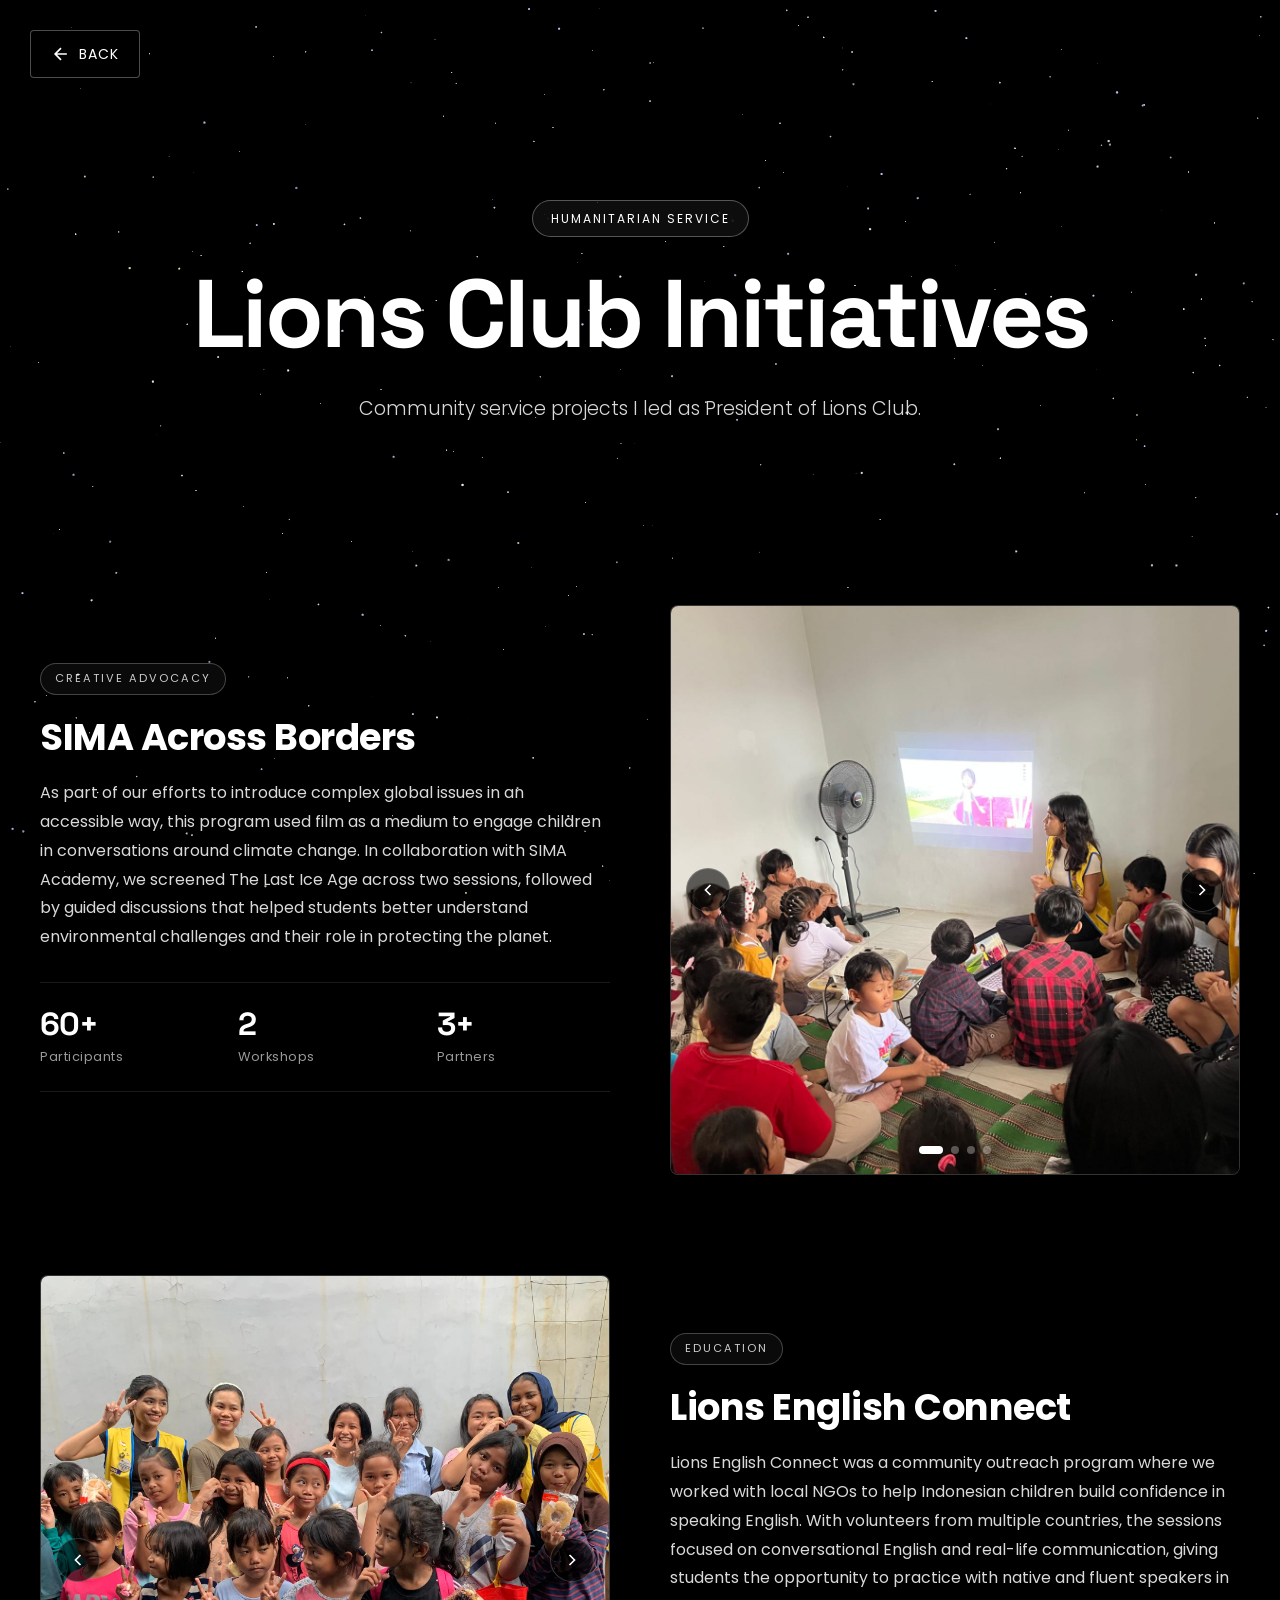
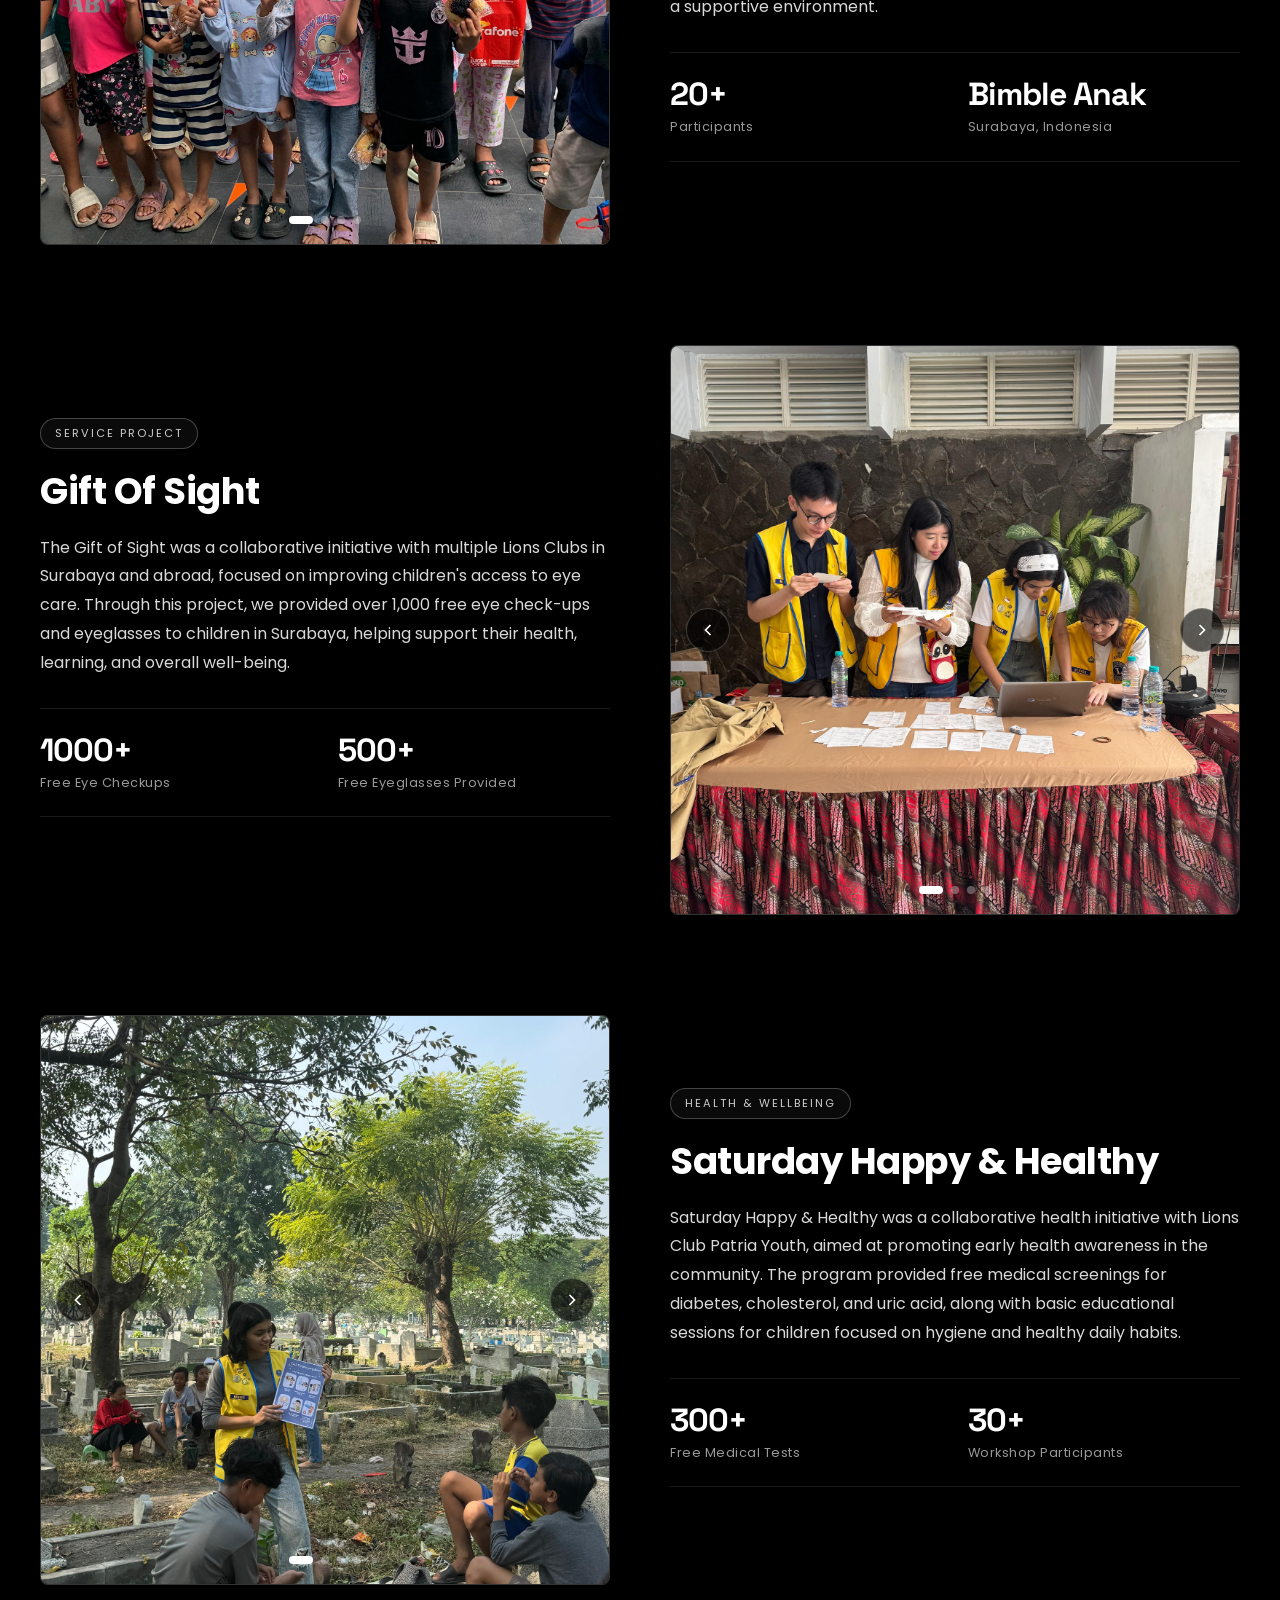
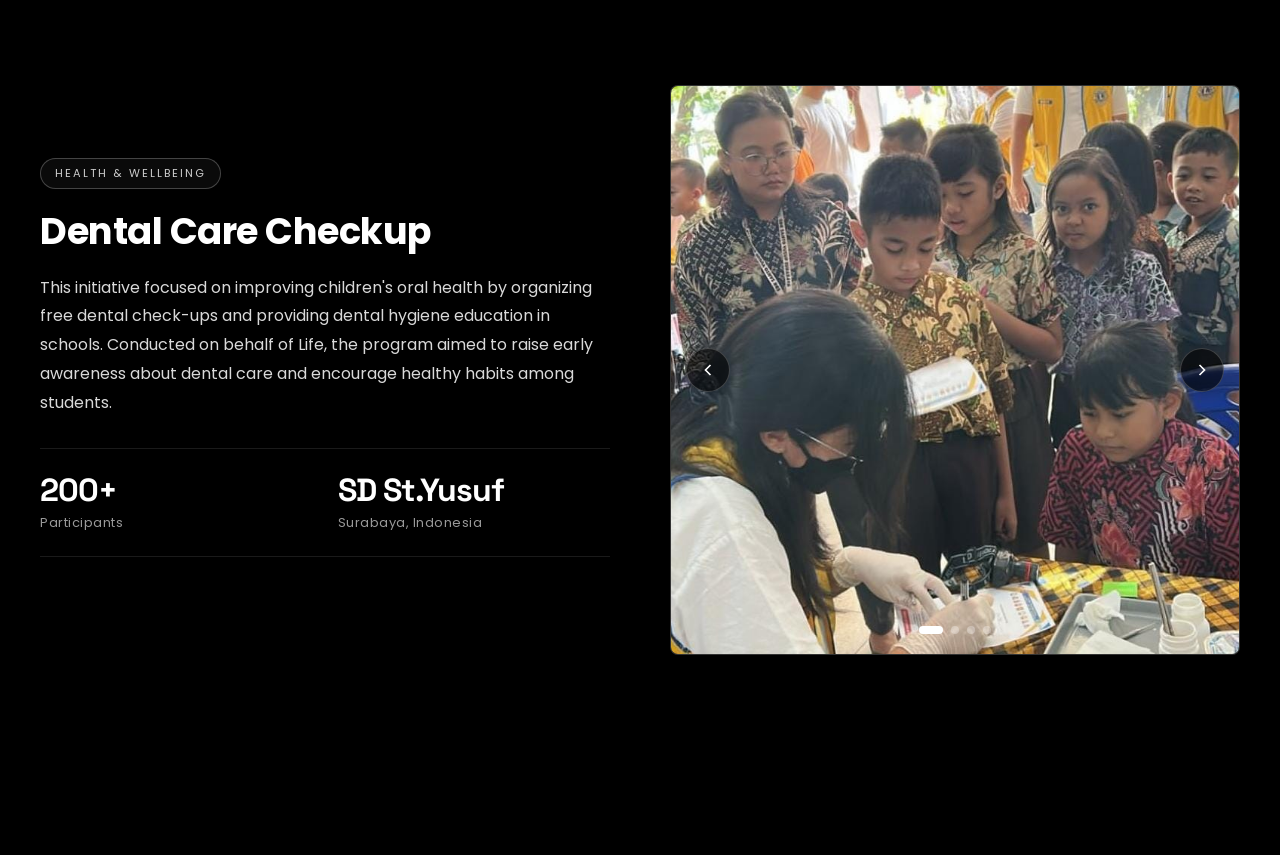
<file: socialProjects/lions-club.html>
<!DOCTYPE html>
<html lang="en">
<head>
  <meta charset="UTF-8">
  <meta name="viewport" content="width=device-width, initial-scale=1.0, maximum-scale=5.0">
  <meta name="description" content="Lions Club Initiatives - Humanitarian service projects and community leadership">
  <title>Lions Club Initiatives | Portfolio</title>
  <link href="https://fonts.googleapis.com/css2?family=Poppins:wght@300;400;600;700;800&family=Space+Grotesk:wght@700;800&display=swap" rel="stylesheet">
  <style>
    /* ===============================
       RESET & BASE STYLES
    ================================ */
    * {
      margin: 0;
      padding: 0;
      box-sizing: border-box;
      -webkit-tap-highlight-color: transparent;
      -webkit-touch-callout: none;
    }

    html {
      scroll-behavior: smooth;
      overflow-x: hidden;
    }

    body {
      font-family: "Poppins", sans-serif;
      color: #fff;
      background-color: #000;
      overflow-x: hidden;
      line-height: 1.6;
      -webkit-font-smoothing: antialiased;
      -moz-osx-font-smoothing: grayscale;
    }

    /* Allow text selection */
    p, h1, h2, h3, h4, h5, h6, li, span, dt, dd {
      -webkit-user-select: text;
      -moz-user-select: text;
      -ms-user-select: text;
      user-select: text;
    }

    /* ===============================
       STARFIELD BACKGROUND
    ================================ */
    #starfield {
      position: fixed;
      top: 0;
      left: 0;
      width: 100%;
      height: 100%;
      z-index: -1;
      background: #000;
    }

    /* ===============================
       BACK BUTTON
    ================================ */
    .back-button {
      position: fixed;
      top: 20px;
      left: 20px;
      z-index: 1000;
      display: flex;
      align-items: center;
      gap: 8px;
      color: #fff;
      text-decoration: none;
      font-size: 13px;
      font-weight: 400;
      letter-spacing: 1px;
      padding: 10px 18px;
      border: 1px solid rgba(255, 255, 255, 0.3);
      background: rgba(0, 0, 0, 0.7);
      backdrop-filter: blur(10px);
      transition: all 0.3s ease;
      border-radius: 4px;
      min-height: 44px;
      min-width: 44px;
    }

    .back-button:hover {
      border-color: #fff;
      background: rgba(255, 255, 255, 0.1);
      transform: translateX(-5px);
    }

    .back-button svg {
      width: 18px;
      height: 18px;
      flex-shrink: 0;
    }

    /* ===============================
       HERO SECTION
    ================================ */
    .hero-section {
      min-height: 65vh;
      position: relative;
      display: flex;
      align-items: center;
      justify-content: center;
      overflow: hidden;
      padding: 100px 20px 60px;
    }

    .hero-overlay {
      position: absolute;
      top: 0;
      left: 0;
      width: 100%;
      height: 100%;
      background: transparent;
    }

    .hero-content {
      position: relative;
      z-index: 2;
      text-align: center;
      padding: 0 20px;
      max-width: 1000px;
      margin: 0 auto;
    }

    .hero-badge {
      display: inline-block;
      font-size: clamp(0.65rem, 1.5vw, 0.75rem);
      letter-spacing: 2px;
      text-transform: uppercase;
      padding: 8px 18px;
      border: 1px solid rgba(255, 255, 255, 0.3);
      background: rgba(255, 255, 255, 0.05);
      backdrop-filter: blur(10px);
      margin-bottom: 25px;
      border-radius: 30px;
    }

    .hero-title {
      font-family: 'Space Grotesk', sans-serif;
      font-size: clamp(2.5rem, 8vw, 6rem);
      font-weight: 800;
      letter-spacing: -3px;
      line-height: 1.1;
      margin-bottom: 25px;
    }

    .hero-subtitle {
      font-size: clamp(0.9rem, 2vw, 1.2rem);
      font-weight: 300;
      opacity: 0.85;
      max-width: 700px;
      margin: 0 auto;
      line-height: 1.7;
    }

    /* ===============================
       CONTENT WRAPPER
    ================================ */
    .content-wrapper {
      max-width: 1300px;
      margin: 0 auto;
      padding: 20px 20px 80px;
    }

    /* ===============================
       PROJECT CARD
    ================================ */
    .project-card {
      display: grid;
      grid-template-columns: 1fr;
      gap: 40px;
      margin-bottom: 80px;
      align-items: center;
    }

    /* ===============================
       IMAGE CAROUSEL
    ================================ */
    .project-images {
      position: relative;
      width: 100%;
      aspect-ratio: 1;
      border: 1px solid rgba(255, 255, 255, 0.2);
      border-radius: 8px;
      overflow: hidden;
      background: rgba(0, 0, 0, 0.3);
    }

    .carousel-container {
      position: relative;
      width: 100%;
      height: 100%;
      overflow: hidden;
    }

    .carousel-track {
      display: flex;
      transition: transform 0.5s ease;
      height: 100%;
    }

    .carousel-slide {
      min-width: 100%;
      height: 100%;
    }

    .carousel-slide img {
      width: 100%;
      height: 100%;
      object-fit: cover;
    }

    .carousel-nav {
      position: absolute;
      bottom: 20px;
      left: 50%;
      transform: translateX(-50%);
      display: flex;
      gap: 8px;
      z-index: 10;
    }

    .carousel-dot {
      width: 8px;
      height: 8px;
      border-radius: 50%;
      background: rgba(255, 255, 255, 0.3);
      cursor: pointer;
      transition: all 0.3s ease;
      border: none;
      padding: 0;
      min-width: 8px;
      min-height: 8px;
    }

    .carousel-dot.active {
      background: #fff;
      width: 24px;
      border-radius: 4px;
    }

    .carousel-arrow {
      position: absolute;
      top: 50%;
      transform: translateY(-50%);
      width: 44px;
      height: 44px;
      background: rgba(0, 0, 0, 0.6);
      border: 1px solid rgba(255, 255, 255, 0.2);
      border-radius: 50%;
      display: flex;
      align-items: center;
      justify-content: center;
      cursor: pointer;
      transition: all 0.3s ease;
      z-index: 10;
    }

    .carousel-arrow:hover {
      background: rgba(0, 0, 0, 0.8);
      border-color: #fff;
    }

    .carousel-arrow.prev { left: 15px; }
    .carousel-arrow.next { right: 15px; }

    .carousel-arrow svg {
      width: 20px;
      height: 20px;
      stroke: #fff;
      flex-shrink: 0;
    }

    /* ===============================
       PROJECT CONTENT
    ================================ */
    .project-content {
      padding: 20px 0;
    }

    .project-tag {
      display: inline-block;
      font-size: 0.7rem;
      letter-spacing: 2px;
      text-transform: uppercase;
      padding: 6px 14px;
      border: 1px solid rgba(255, 255, 255, 0.3);
      background: rgba(255, 255, 255, 0.05);
      border-radius: 20px;
      margin-bottom: 20px;
      opacity: 0.8;
    }

    .project-title {
      font-size: clamp(1.5rem, 3vw, 2.3rem);
      font-weight: 700;
      letter-spacing: -0.5px;
      margin-bottom: 20px;
      line-height: 1.2;
    }

    .project-description {
      font-size: clamp(0.9rem, 2vw, 1rem);
      line-height: 1.8;
      opacity: 0.85;
      margin-bottom: 30px;
    }

    /* ===============================
       PROJECT KPIs
    ================================ */
    .project-kpis {
      display: grid;
      grid-template-columns: repeat(2, 1fr);
      gap: 20px;
      padding: 20px 0;
      border-top: 1px solid rgba(255, 255, 255, 0.1);
      border-bottom: 1px solid rgba(255, 255, 255, 0.1);
      margin-bottom: 25px;
      list-style: none;
    }

    .kpi-item {
      text-align: left;
    }

    .kpi-number {
      font-family: 'Space Grotesk', sans-serif;
      font-size: clamp(1.4rem, 3vw, 2rem);
      font-weight: 800;
      letter-spacing: -1px;
      line-height: 1;
      margin-bottom: 8px;
      color: #fff;
      display: block;
    }

    .kpi-label {
      font-size: clamp(0.7rem, 1.2vw, 0.8rem);
      opacity: 0.6;
      letter-spacing: 0.5px;
      line-height: 1.4;
      display: block;
    }

    /* ===============================
       PROJECT HIGHLIGHTS
    ================================ */
    .project-highlights {
      list-style: none;
      padding: 0;
    }

    .project-highlights li {
      font-size: clamp(0.85rem, 1.5vw, 0.9rem);
      padding-left: 20px;
      margin-bottom: 10px;
      position: relative;
      opacity: 0.8;
      line-height: 1.6;
    }

    .project-highlights li::before {
      content: "→";
      position: absolute;
      left: 0;
      opacity: 0.5;
    }

    /* ===============================
       TABLET & DESKTOP (min-width: 768px)
    ================================ */
    @media (min-width: 768px) {
      .content-wrapper {
        padding: 20px 40px 100px;
      }

      .project-card {
        grid-template-columns: 1fr 1fr;
        gap: 60px;
        margin-bottom: 100px;
      }

      .project-card.reverse {
        direction: rtl;
      }

      .project-card.reverse > * {
        direction: ltr;
      }

      .project-kpis {
        grid-template-columns: repeat(auto-fit, minmax(120px, 1fr));
        gap: 25px;
        padding: 25px 0;
      }
    }

    @media (min-width: 1024px) {
      .back-button {
        top: 30px;
        left: 30px;
        padding: 12px 20px;
        font-size: 14px;
      }

      .back-button svg {
        width: 20px;
        height: 20px;
      }

      .hero-section {
        padding: 120px 40px 80px;
      }
    }

    /* ===============================
       SMALL MOBILE (max-width: 480px)
    ================================ */
    @media (max-width: 480px) {
      .back-button span {
        display: none;
      }

      .back-button {
        padding: 12px;
        width: 44px;
        justify-content: center;
      }

      .hero-badge {
        font-size: 0.6rem;
        padding: 6px 14px;
      }

      .carousel-arrow {
        width: 40px;
        height: 40px;
      }

      .carousel-arrow svg {
        width: 18px;
        height: 18px;
      }

      .project-kpis {
        grid-template-columns: repeat(2, 1fr);
      }
    }

    /* ===============================
       ACCESSIBILITY
    ================================ */
    @media (prefers-reduced-motion: reduce) {
      *, *::before, *::after {
        animation-duration: 0.01ms !important;
        animation-iteration-count: 1 !important;
        transition-duration: 0.01ms !important;
      }
      html { scroll-behavior: auto; }
    }

    a:focus-visible,
    button:focus-visible,
    .carousel-dot:focus-visible,
    .carousel-arrow:focus-visible {
      outline: 2px solid #fff;
      outline-offset: 4px;
    }

    /* ===============================
       TOUCH DEVICE OPTIMIZATIONS
    ================================ */
    @media (hover: none) and (pointer: coarse) {
      .carousel-arrow:hover {
        background: rgba(0, 0, 0, 0.6);
        border-color: rgba(255, 255, 255, 0.2);
      }
      .carousel-arrow:active {
        background: rgba(0, 0, 0, 0.8);
        transform: translateY(-50%) scale(0.95);
      }
      .back-button:hover { transform: none; }
      .back-button:active { transform: scale(0.95); }
    }
  </style>
</head>
<body>
  <canvas id="starfield"></canvas>

  <!-- Back Button -->
  <a href="../socialPro.html" class="back-button">
    <svg viewBox="0 0 24 24" fill="none" stroke="currentColor" stroke-width="2">
      <path d="M19 12H5M12 19l-7-7 7-7"/>
    </svg>
    <span>BACK</span>
  </a>

  <!-- Hero Section -->
  <section class="hero-section">
    <div class="hero-overlay"></div>
    <div class="hero-content">
      <div class="hero-badge">Humanitarian Service</div>
      <h1 class="hero-title">Lions Club Initiatives</h1>
      <p class="hero-subtitle">Community service projects I led as President of Lions Club.</p>
    </div>
  </section>

  <!-- Main Content -->
  <main class="content-wrapper">

    <!-- Project 1: SIMA across borders -->
    <article class="project-card">
      <div class="project-content">
        <span class="project-tag">Creative Advocacy</span>
        <h2 class="project-title">SIMA Across Borders</h2>
        <p class="project-description">
          As part of our efforts to introduce complex global issues in an accessible way, this program used film as a medium to engage children in conversations around climate change. In collaboration with SIMA Academy, we screened The Last Ice Age across two sessions, followed by guided discussions that helped students better understand environmental challenges and their role in protecting the planet.
        </p>
        <dl class="project-kpis">
          <div class="kpi-item">
            <dt class="kpi-number">60+</dt>
            <dd class="kpi-label">Participants</dd>
          </div>
          <div class="kpi-item">
            <dt class="kpi-number">2</dt>
            <dd class="kpi-label">Workshops</dd>
          </div>
          <div class="kpi-item">
            <dt class="kpi-number">3+</dt>
            <dd class="kpi-label">Partners</dd>
          </div>
        </dl>
      </div>
      <div class="project-images">
        <div class="carousel-container" data-carousel="0">
          <div class="carousel-track">
            <div class="carousel-slide">
              <img src="../images/social img/Lions Club/sima3.jpeg" alt="SIMA workshop session with children" loading="lazy">
            </div>
            <div class="carousel-slide">
              <img src="../images/social img/Lions Club/sima2.jpg" alt="Film screening discussion" loading="lazy">
            </div>
            <div class="carousel-slide">
              <img src="../images/social img/Lions Club/sima1.jpg" alt="Interactive climate education" loading="lazy">
            </div>
            <div class="carousel-slide">
              <img src="../images/social img/Lions Club/sima4.jpeg" alt="Group activities and engagement" loading="lazy">
            </div>
          </div>
          <button class="carousel-arrow prev" aria-label="Previous slide">
            <svg viewBox="0 0 24 24" fill="none" stroke-width="2"><path d="M15 18l-6-6 6-6"/></svg>
          </button>
          <button class="carousel-arrow next" aria-label="Next slide">
            <svg viewBox="0 0 24 24" fill="none" stroke-width="2"><path d="M9 18l6-6-6-6"/></svg>
          </button>
          <div class="carousel-nav">
            <button class="carousel-dot active" aria-label="Go to slide 1"></button>
            <button class="carousel-dot" aria-label="Go to slide 2"></button>
            <button class="carousel-dot" aria-label="Go to slide 3"></button>
            <button class="carousel-dot" aria-label="Go to slide 4"></button>
          </div>
        </div>
      </div>
    </article>

    <!-- Project 2: Lions English Connect -->
    <article class="project-card reverse">
      <div class="project-content">
        <span class="project-tag">Education</span>
        <h2 class="project-title">Lions English Connect</h2>
        <p class="project-description">
          Lions English Connect was a community outreach program where we worked with local NGOs to help Indonesian children build confidence in speaking English. With volunteers from multiple countries, the sessions focused on conversational English and real-life communication, giving students the opportunity to practice with native and fluent speakers in a supportive environment.
        </p>
        <dl class="project-kpis">
          <div class="kpi-item">
            <dt class="kpi-number">20+</dt>
            <dd class="kpi-label">Participants</dd>
          </div>
          <div class="kpi-item">
            <dt class="kpi-number">Bimble Anak</dt>
            <dd class="kpi-label">Surabaya, Indonesia</dd>
          </div>
        </dl>
      </div>
      <div class="project-images">
        <div class="carousel-container" data-carousel="1">
          <div class="carousel-track">
            <div class="carousel-slide">
              <img src="../images/social img/Lions Club/englishcon4.jpeg" alt="English conversation practice" loading="lazy">
            </div>
            <div class="carousel-slide">
              <img src="../images/social img/Lions Club/englishcon1.jpeg" alt="International volunteers teaching" loading="lazy">
            </div>
            <div class="carousel-slide">
              <img src="../images/social img/Lions Club/englihscon3.jpeg" alt="Interactive language activities" loading="lazy">
            </div>
            <div class="carousel-slide">
              <img src="../images/social img/Lions Club/englihscon2.jpeg" alt="Group learning session" loading="lazy">
            </div>
          </div>
          <button class="carousel-arrow prev" aria-label="Previous slide">
            <svg viewBox="0 0 24 24" fill="none" stroke-width="2"><path d="M15 18l-6-6 6-6"/></svg>
          </button>
          <button class="carousel-arrow next" aria-label="Next slide">
            <svg viewBox="0 0 24 24" fill="none" stroke-width="2"><path d="M9 18l6-6-6-6"/></svg>
          </button>
          <div class="carousel-nav">
            <button class="carousel-dot active" aria-label="Go to slide 1"></button>
            <button class="carousel-dot" aria-label="Go to slide 2"></button>
            <button class="carousel-dot" aria-label="Go to slide 3"></button>
            <button class="carousel-dot" aria-label="Go to slide 4"></button>
          </div>
        </div>
      </div>
    </article>

    <!-- Project 3: Gift Of Sight -->
    <article class="project-card">
      <div class="project-content">
        <span class="project-tag">Service Project</span>
        <h2 class="project-title">Gift Of Sight</h2>
        <p class="project-description">
          The Gift of Sight was a collaborative initiative with multiple Lions Clubs in Surabaya and abroad, focused on improving children's access to eye care. Through this project, we provided over 1,000 free eye check-ups and eyeglasses to children in Surabaya, helping support their health, learning, and overall well-being.
        </p>
        <dl class="project-kpis">
          <div class="kpi-item">
            <dt class="kpi-number">1000+</dt>
            <dd class="kpi-label">Free Eye Checkups</dd>
          </div>
          <div class="kpi-item">
            <dt class="kpi-number">500+</dt>
            <dd class="kpi-label">Free Eyeglasses Provided</dd>
          </div>
        </dl>
      </div>
      <div class="project-images">
        <div class="carousel-container" data-carousel="2">
          <div class="carousel-track">
            <div class="carousel-slide">
              <img src="../images/social img/Lions Club/giftofsight3.jpg" alt="Eye examination for children" loading="lazy">
            </div>
            <div class="carousel-slide">
              <img src="../images/social img/Lions Club/giftofsight4.jpg" alt="Distributing eyeglasses" loading="lazy">
            </div>
            <div class="carousel-slide">
              <img src="../images/social img/Lions Club/giftofsight2.jpg" alt="Vision screening event" loading="lazy">
            </div>
            <div class="carousel-slide">
              <img src="../images/social img/Lions Club/gift of sight 1.jpg" alt="Community eye care initiative" loading="lazy">
            </div>
          </div>
          <button class="carousel-arrow prev" aria-label="Previous slide">
            <svg viewBox="0 0 24 24" fill="none" stroke-width="2"><path d="M15 18l-6-6 6-6"/></svg>
          </button>
          <button class="carousel-arrow next" aria-label="Next slide">
            <svg viewBox="0 0 24 24" fill="none" stroke-width="2"><path d="M9 18l6-6-6-6"/></svg>
          </button>
          <div class="carousel-nav">
            <button class="carousel-dot active" aria-label="Go to slide 1"></button>
            <button class="carousel-dot" aria-label="Go to slide 2"></button>
            <button class="carousel-dot" aria-label="Go to slide 3"></button>
            <button class="carousel-dot" aria-label="Go to slide 4"></button>
          </div>
        </div>
      </div>
    </article>

    <!-- Project 4: Saturday Happy & Healthy -->
    <article class="project-card reverse">
      <div class="project-content">
        <span class="project-tag">Health & Wellbeing</span>
        <h2 class="project-title">Saturday Happy & Healthy</h2>
        <p class="project-description">
          Saturday Happy & Healthy was a collaborative health initiative with Lions Club Patria Youth, aimed at promoting early health awareness in the community. The program provided free medical screenings for diabetes, cholesterol, and uric acid, along with basic educational sessions for children focused on hygiene and healthy daily habits.
        </p>
        <dl class="project-kpis">
          <div class="kpi-item">
            <dt class="kpi-number">300+</dt>
            <dd class="kpi-label">Free Medical Tests</dd>
          </div>
          <div class="kpi-item">
            <dt class="kpi-number">30+</dt>
            <dd class="kpi-label">Workshop Participants</dd>
          </div>
        </dl>
      </div>
      <div class="project-images">
        <div class="carousel-container" data-carousel="3">
          <div class="carousel-track">
            <div class="carousel-slide">
              <img src="../images/social img/Lions Club/saturday4.jpg" alt="Health screening station" loading="lazy">
            </div>
            <div class="carousel-slide">
              <img src="../images/social img/Lions Club/saturday2.jpg" alt="Medical testing for community" loading="lazy">
            </div>
            <div class="carousel-slide">
              <img src="../images/social img/Lions Club/saturday3.jpg" alt="Health education workshop" loading="lazy">
            </div>
            <div class="carousel-slide">
              <img src="../images/social img/Lions Club/saturday1.jpg" alt="Hygiene education for children" loading="lazy">
            </div>
          </div>
          <button class="carousel-arrow prev" aria-label="Previous slide">
            <svg viewBox="0 0 24 24" fill="none" stroke-width="2"><path d="M15 18l-6-6 6-6"/></svg>
          </button>
          <button class="carousel-arrow next" aria-label="Next slide">
            <svg viewBox="0 0 24 24" fill="none" stroke-width="2"><path d="M9 18l6-6-6-6"/></svg>
          </button>
          <div class="carousel-nav">
            <button class="carousel-dot active" aria-label="Go to slide 1"></button>
            <button class="carousel-dot" aria-label="Go to slide 2"></button>
            <button class="carousel-dot" aria-label="Go to slide 3"></button>
            <button class="carousel-dot" aria-label="Go to slide 4"></button>
          </div>
        </div>
      </div>
    </article>

    <!-- Project 5: Dental Care Checkup -->
    <article class="project-card">
      <div class="project-content">
        <span class="project-tag">Health & Wellbeing</span>
        <h2 class="project-title">Dental Care Checkup</h2>
        <p class="project-description">
          This initiative focused on improving children's oral health by organizing free dental check-ups and providing dental hygiene education in schools. Conducted on behalf of Life, the program aimed to raise early awareness about dental care and encourage healthy habits among students.
        </p>
        <dl class="project-kpis">
          <div class="kpi-item">
            <dt class="kpi-number">200+</dt>
            <dd class="kpi-label">Participants</dd>
          </div>
          <div class="kpi-item">
            <dt class="kpi-number">SD St.Yusuf</dt>
            <dd class="kpi-label">Surabaya, Indonesia</dd>
          </div>
        </dl>
      </div>
      <div class="project-images">
        <div class="carousel-container" data-carousel="4">
          <div class="carousel-track">
            <div class="carousel-slide">
              <img src="../images/social img/Lions Club/dental3.jpeg" alt="Dental checkup for students" loading="lazy">
            </div>
            <div class="carousel-slide">
              <img src="../images/social img/Lions Club/dental1.jpeg" alt="Oral health education" loading="lazy">
            </div>
            <div class="carousel-slide">
              <img src="../images/social img/Lions Club/dental2.jpeg" alt="Dental hygiene demonstration" loading="lazy">
            </div>
            <div class="carousel-slide">
              <img src="../images/social img/Lions Club/dental3.jpeg" alt="School dental care program" loading="lazy">
            </div>
          </div>
          <button class="carousel-arrow prev" aria-label="Previous slide">
            <svg viewBox="0 0 24 24" fill="none" stroke-width="2"><path d="M15 18l-6-6 6-6"/></svg>
          </button>
          <button class="carousel-arrow next" aria-label="Next slide">
            <svg viewBox="0 0 24 24" fill="none" stroke-width="2"><path d="M9 18l6-6-6-6"/></svg>
          </button>
          <div class="carousel-nav">
            <button class="carousel-dot active" aria-label="Go to slide 1"></button>
            <button class="carousel-dot" aria-label="Go to slide 2"></button>
            <button class="carousel-dot" aria-label="Go to slide 3"></button>
            <button class="carousel-dot" aria-label="Go to slide 4"></button>
          </div>
        </div>
      </div>
    </article>

  </main>

  <script>
    // ===============================
    // UTILITIES
    // ===============================
    const isMobile = () => window.innerWidth <= 768;

    // ===============================
    // STARFIELD ANIMATION WITH ASTEROIDS
    // ===============================
    const canvas = document.getElementById('starfield');
    const ctx = canvas.getContext('2d', { alpha: false });
    let canvasWidth = window.innerWidth;
    let canvasHeight = window.innerHeight;
    canvas.width = canvasWidth;
    canvas.height = canvasHeight;

    const stars = [];
    let asteroid = null;
    let asteroidTimer = -180;
    let animationFrameId = null;

    const getStarCount = () => isMobile() ? 150 : 400;

    class Star {
      constructor() { this.reset(); }
      reset() {
        this.x = Math.random() * canvasWidth;
        this.y = Math.random() * canvasHeight;
        this.sz = Math.random() * 0.4 + 0.01;
        this.br = Math.random() * 0.6 + 0.3;
        this.tw = Math.random() * 0.15 + 0.005;
        this.color = this.getPixieDustColor();
        this.rotation = Math.random() * Math.PI * 2;
      }
      getPixieDustColor() {
        const colors = [
          { r: 255, g: 255, b: 255 },
          { r: 200, g: 220, b: 255 },
          { r: 230, g: 200, b: 255 },
          { r: 255, g: 240, b: 200 }
        ];
        return colors[Math.floor(Math.random() * colors.length)];
      }
      update() {
        this.br += this.tw;
        if (this.br > 1 || this.br < 0.2) this.tw *= -1;
      }
      drawStar(x, y, size, brightness) {
        ctx.save();
        ctx.translate(x, y);
        ctx.rotate(this.rotation);
        ctx.beginPath();
        for (let i = 0; i < 4; i++) {
          const angle = (Math.PI / 2) * i;
          const x1 = Math.cos(angle) * size;
          const y1 = Math.sin(angle) * size;
          const x2 = Math.cos(angle + Math.PI / 4) * (size * 0.3);
          const y2 = Math.sin(angle + Math.PI / 4) * (size * 0.3);
          if (i === 0) ctx.moveTo(x1, y1);
          else ctx.lineTo(x1, y1);
          ctx.lineTo(x2, y2);
        }
        ctx.closePath();
        ctx.fillStyle = `rgba(${this.color.r},${this.color.g},${this.color.b},${brightness})`;
        ctx.fill();
        ctx.restore();
      }
      draw() {
        const glow = ctx.createRadialGradient(this.x, this.y, 0, this.x, this.y, this.sz * 4);
        glow.addColorStop(0, `rgba(${this.color.r},${this.color.g},${this.color.b},${this.br * 0.6})`);
        glow.addColorStop(0.5, `rgba(${this.color.r},${this.color.g},${this.color.b},${this.br * 0.2})`);
        glow.addColorStop(1, `rgba(${this.color.r},${this.color.g},${this.color.b},0)`);
        ctx.fillStyle = glow;
        ctx.fillRect(this.x - this.sz * 4, this.y - this.sz * 4, this.sz * 8, this.sz * 8);
        this.drawStar(this.x, this.y, this.sz * 2, Math.max(0, Math.min(1, this.br)));
      }
    }

    class Asteroid {
      constructor() { this.reset(); }
      reset() {
        const leftToRight = Math.random() < 0.5;
        const verticalPos = canvasHeight * (0.2 + Math.random() * 0.6);
        if (leftToRight) {
          this.x = -50; this.y = verticalPos;
          this.targetX = canvasWidth + 50;
          this.targetY = verticalPos + (canvasHeight * 0.3) * (Math.random() < 0.5 ? 1 : -1);
        } else {
          this.x = canvasWidth + 50; this.y = verticalPos;
          this.targetX = -50;
          this.targetY = verticalPos + (canvasHeight * 0.3) * (Math.random() < 0.5 ? 1 : -1);
        }
        this.targetY = Math.max(0, Math.min(canvasHeight, this.targetY));
        const dx = this.targetX - this.x;
        const dy = this.targetY - this.y;
        const dist = Math.sqrt(dx * dx + dy * dy);
        this.speed = 3 + Math.random() * 2;
        this.vx = (dx / dist) * this.speed;
        this.vy = (dy / dist) * this.speed;
        this.size = 2 + Math.random() * 3;
        this.rotation = Math.random() * Math.PI * 2;
        this.rotationSpeed = (Math.random() - 0.5) * 0.1;
        this.trail = [];
        this.shimmer = 0;
      }
      update() {
        this.x += this.vx; this.y += this.vy;
        this.rotation += this.rotationSpeed;
        this.shimmer += 0.08;
        this.trail.push({ x: this.x, y: this.y });
        if (this.trail.length > 30) this.trail.shift();
        if (this.x < -100 || this.x > canvasWidth + 100 || this.y < -100 || this.y > canvasHeight + 100) return false;
        return true;
      }
      draw() {
        this.trail.forEach((point, i) => {
          const alpha = (i / this.trail.length) * 0.5;
          const progress = i / this.trail.length;
          const glow = ctx.createRadialGradient(point.x, point.y, 0, point.x, point.y, this.size * 2.5);
          glow.addColorStop(0, `rgba(255, ${Math.floor(250 - progress * 10)}, ${Math.floor(255 - progress * 15)}, ${alpha})`);
          glow.addColorStop(0.4, `rgba(240, 245, 255, ${alpha * 0.6})`);
          glow.addColorStop(0.7, `rgba(255, 250, 240, ${alpha * 0.3})`);
          glow.addColorStop(1, `rgba(255, 255, 255, 0)`);
          ctx.fillStyle = glow;
          ctx.beginPath();
          ctx.arc(point.x, point.y, this.size * 2 * (progress + 0.3), 0, Math.PI * 2);
          ctx.fill();
        });
        ctx.save();
        ctx.translate(this.x, this.y);
        ctx.rotate(this.rotation);
        const outerGlow = ctx.createRadialGradient(0, 0, 0, 0, 0, this.size * 3.5);
        outerGlow.addColorStop(0, `rgba(255,255,255,0.4)`);
        outerGlow.addColorStop(0.3, `rgba(245,250,255,0.25)`);
        outerGlow.addColorStop(0.6, `rgba(255,252,245,0.15)`);
        outerGlow.addColorStop(1, `rgba(255,255,255,0)`);
        ctx.fillStyle = outerGlow;
        ctx.beginPath();
        ctx.arc(0, 0, this.size * 3.5, 0, Math.PI * 2);
        ctx.fill();
        const gradient = ctx.createRadialGradient(-this.size * 0.3, -this.size * 0.3, 0, 0, 0, this.size * 1.3);
        gradient.addColorStop(0, '#ffffff');
        gradient.addColorStop(0.3, '#fafcff');
        gradient.addColorStop(0.6, '#fffef8');
        gradient.addColorStop(1, '#f0f5fa');
        ctx.beginPath();
        for (let i = 0; i < 9; i++) {
          const angle = (Math.PI * 2 / 9) * i;
          const variation = 0.75 + Math.sin(this.shimmer * 2 + i) * 0.12;
          const r = this.size * variation;
          if (i === 0) ctx.moveTo(Math.cos(angle) * r, Math.sin(angle) * r);
          else ctx.lineTo(Math.cos(angle) * r, Math.sin(angle) * r);
        }
        ctx.closePath();
        ctx.fillStyle = gradient;
        ctx.fill();
        ctx.fillStyle = 'rgba(255,255,255,0.95)';
        ctx.beginPath();
        ctx.arc(this.size * 0.35, -this.size * 0.25, this.size * 0.2, 0, Math.PI * 2);
        ctx.fill();
        ctx.fillStyle = 'rgba(240,245,255,0.6)';
        ctx.beginPath();
        ctx.arc(-this.size * 0.2, this.size * 0.3, this.size * 0.12, 0, Math.PI * 2);
        ctx.fill();
        const sv = Math.sin(this.shimmer) * 0.5 + 0.5;
        ctx.strokeStyle = `rgba(${Math.floor(200 + sv * 55)},${Math.floor(220 + sv * 35)},255,${0.3 + sv * 0.2})`;
        ctx.lineWidth = 0.8;
        ctx.stroke();
        ctx.restore();
      }
    }

    const starCount = getStarCount();
    for (let i = 0; i < starCount; i++) stars.push(new Star());

    function animate() {
      ctx.fillStyle = 'rgba(0,0,0,0.1)';
      ctx.fillRect(0, 0, canvasWidth, canvasHeight);
      stars.forEach(s => { s.update(); s.draw(); });
      if (!isMobile()) {
        asteroidTimer++;
        if (!asteroid && asteroidTimer > 600 + Math.random() * 600) {
          asteroid = new Asteroid();
          asteroidTimer = 0;
        }
        if (asteroid) {
          const stillActive = asteroid.update();
          asteroid.draw();
          if (!stillActive) asteroid = null;
        }
      }
      animationFrameId = requestAnimationFrame(animate);
    }
    animate();

    let resizeTimeout;
    window.addEventListener('resize', () => {
      clearTimeout(resizeTimeout);
      resizeTimeout = setTimeout(() => {
        canvasWidth = window.innerWidth;
        canvasHeight = window.innerHeight;
        canvas.width = canvasWidth;
        canvas.height = canvasHeight;
        const newCount = getStarCount();
        if (newCount > stars.length) {
          for (let i = stars.length; i < newCount; i++) stars.push(new Star());
        } else { stars.splice(newCount); }
        stars.forEach(s => s.reset());
      }, 250);
    });

    // ===============================
    // CAROUSEL FUNCTIONALITY
    // ===============================
    document.querySelectorAll('.carousel-container').forEach((container) => {
      const track = container.querySelector('.carousel-track');
      const slides = container.querySelectorAll('.carousel-slide');
      const dots = container.querySelectorAll('.carousel-dot');
      const prevBtn = container.querySelector('.carousel-arrow.prev');
      const nextBtn = container.querySelector('.carousel-arrow.next');

      let currentIndex = 0;
      const totalSlides = slides.length;
      let autoSlideInterval;

      function updateCarousel() {
        track.style.transform = `translateX(-${currentIndex * 100}%)`;
        dots.forEach((dot, index) => {
          dot.classList.toggle('active', index === currentIndex);
        });
      }

      function nextSlide() {
        currentIndex = (currentIndex + 1) % totalSlides;
        updateCarousel();
      }

      function prevSlide() {
        currentIndex = (currentIndex - 1 + totalSlides) % totalSlides;
        updateCarousel();
      }

      function startAutoSlide() {
        autoSlideInterval = setInterval(nextSlide, 5000);
      }

      function stopAutoSlide() {
        clearInterval(autoSlideInterval);
      }

      nextBtn.addEventListener('click', () => { nextSlide(); stopAutoSlide(); startAutoSlide(); });
      prevBtn.addEventListener('click', () => { prevSlide(); stopAutoSlide(); startAutoSlide(); });

      dots.forEach((dot, index) => {
        dot.addEventListener('click', () => {
          currentIndex = index;
          updateCarousel();
          stopAutoSlide();
          startAutoSlide();
        });
      });

      startAutoSlide();
      container.addEventListener('mouseenter', stopAutoSlide);
      container.addEventListener('mouseleave', startAutoSlide);
      container.addEventListener('touchstart', stopAutoSlide);
    });

    // ===============================
    // PAUSE ANIMATION WHEN TAB HIDDEN
    // ===============================
    document.addEventListener('visibilitychange', function () {
      if (document.hidden) {
        if (animationFrameId) { cancelAnimationFrame(animationFrameId); animationFrameId = null; }
      } else {
        if (!animationFrameId) animate();
      }
    });
  </script>
</body>
</html>
</file>
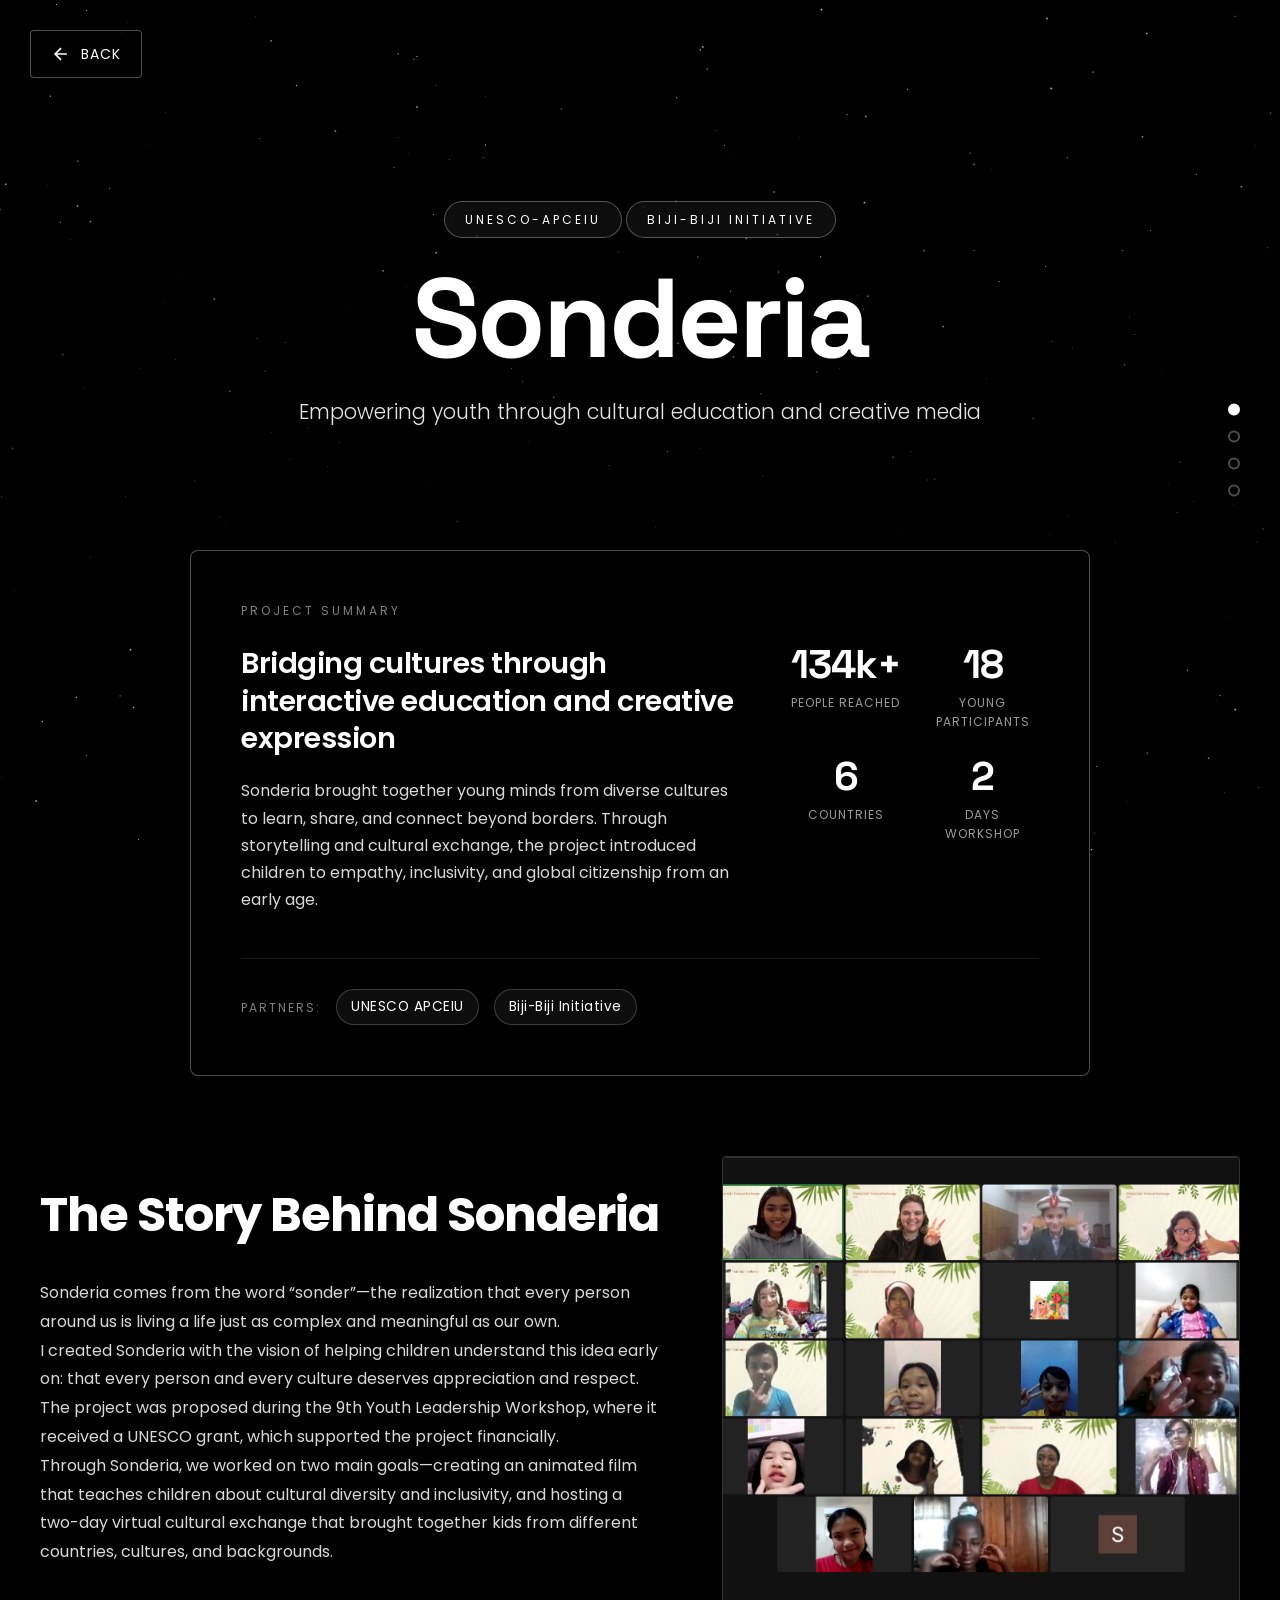
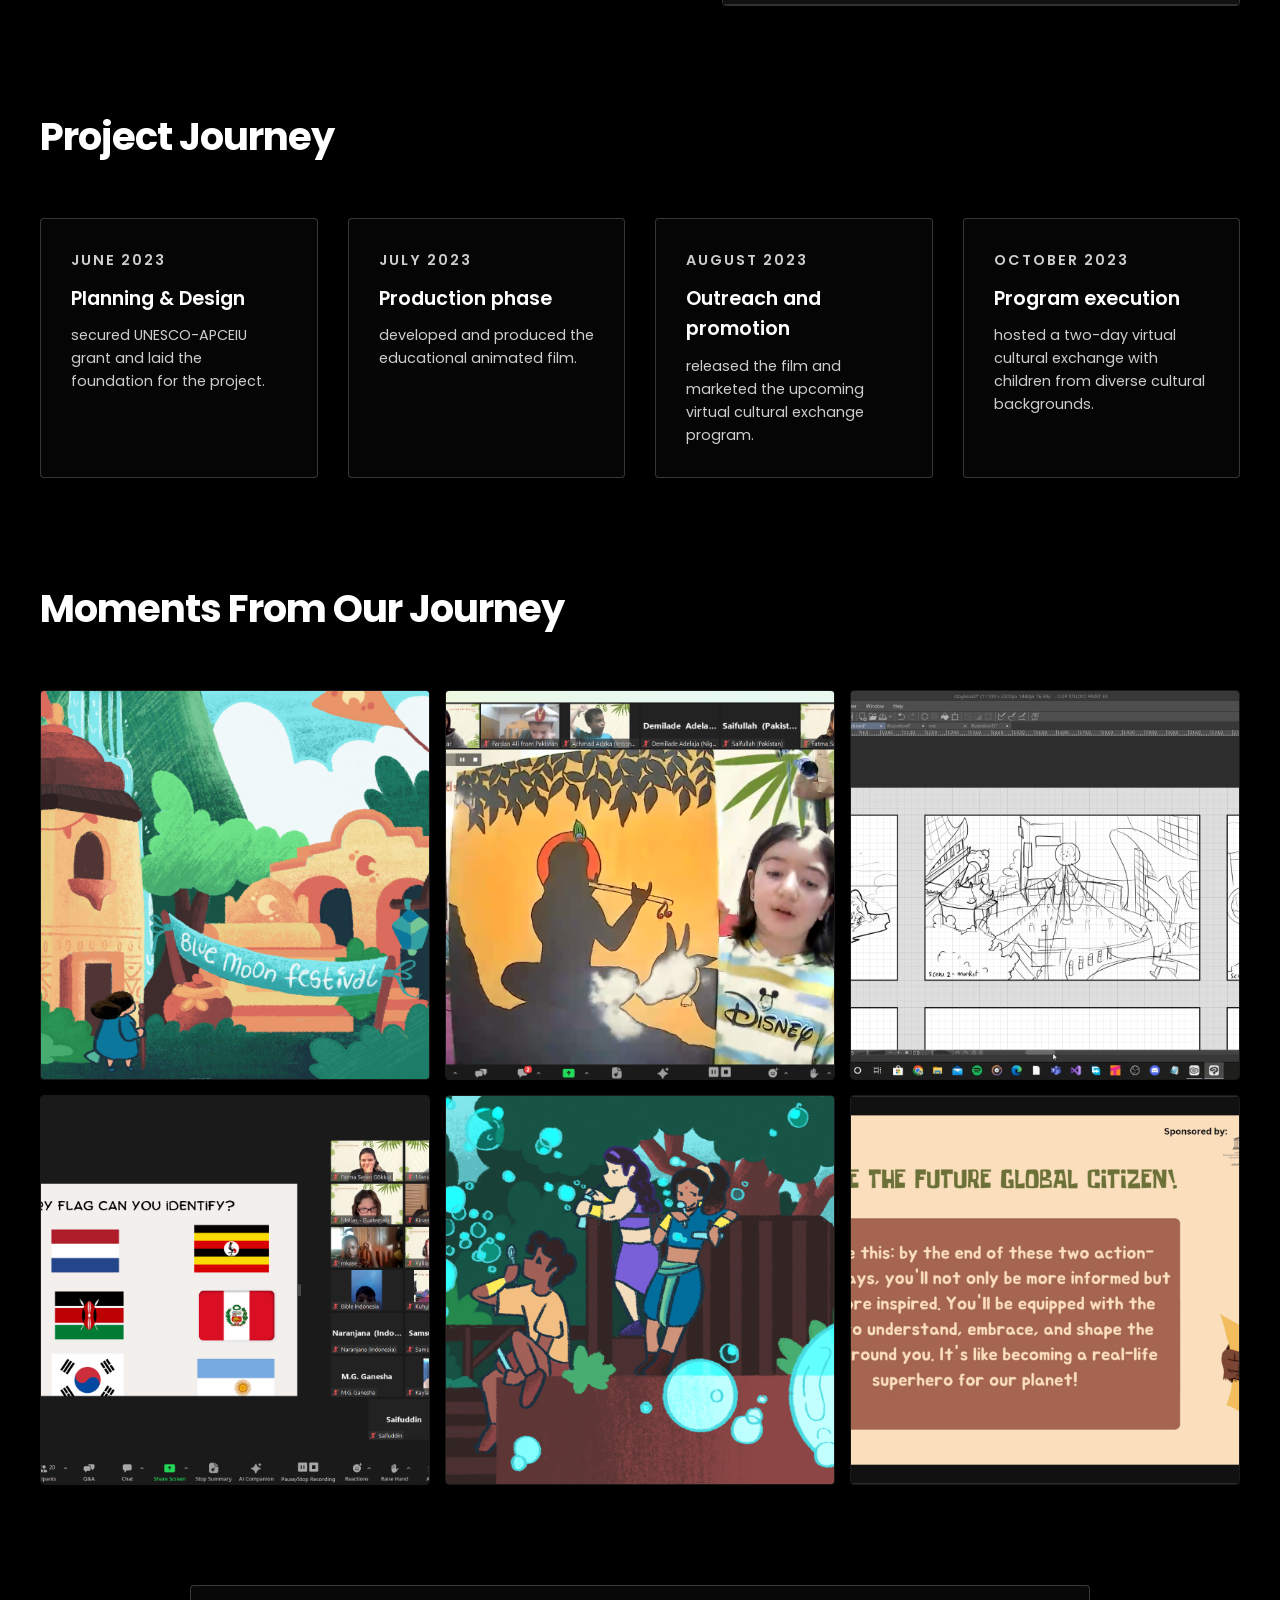
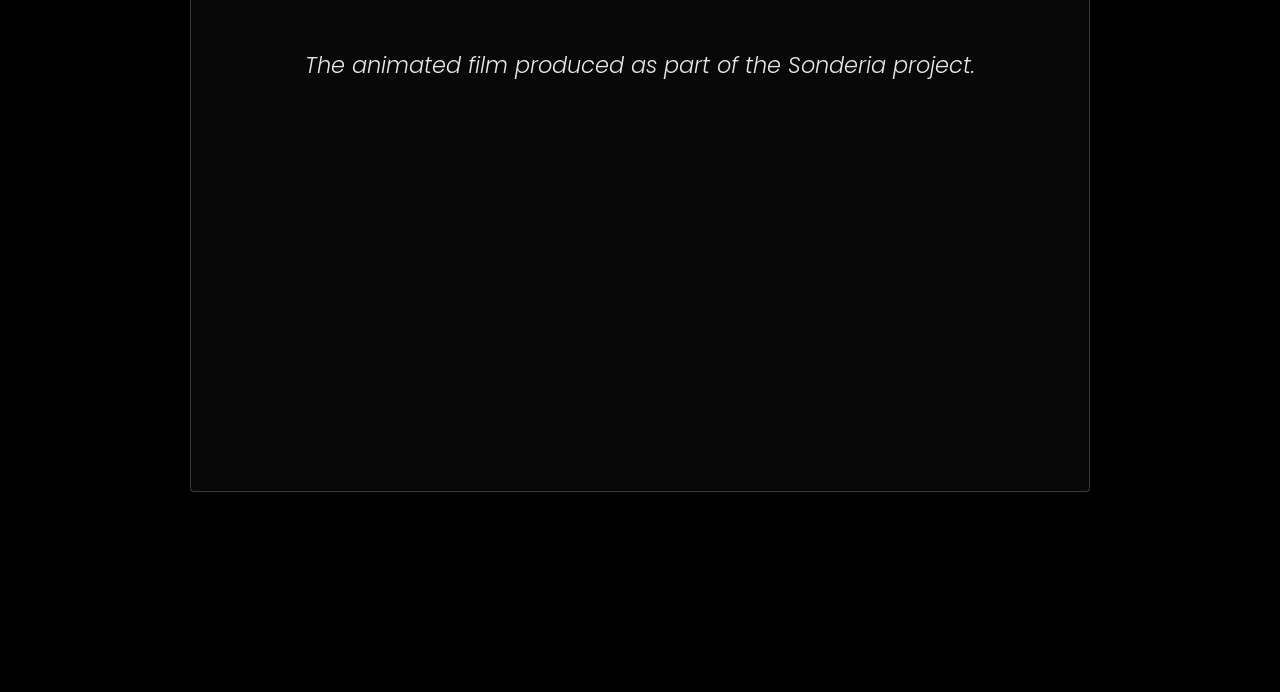
<file: socialProjects/sonderia.html>
<!DOCTYPE html>
<html lang="en">
<head>
  <meta charset="UTF-8">
  <meta name="viewport" content="width=device-width, initial-scale=1.0">
  <title>Sonderia | Social Project</title>
  <link href="https://fonts.googleapis.com/css2?family=Poppins:wght@300;400;600;700;800&display=swap" rel="stylesheet">
  <link href="https://fonts.googleapis.com/css2?family=Space+Grotesk:wght@700;800&display=swap" rel="stylesheet">
  <style>
    * {
      margin: 0;
      padding: 0;
      box-sizing: border-box;
    }

    html {
      scroll-behavior: smooth;
      overflow-x: hidden;
    }

    body {
      font-family: "Poppins", sans-serif;
      color: #fff;
      background-color: #000;
      overflow-x: hidden;
      line-height: 1.6;
    }

    /* Starfield Background */
    #starfield {
      position: fixed;
      top: 0;
      left: 0;
      width: 100%;
      height: 100%;
      z-index: -1;
      background: #000;
    }

    /* Back Button */
    .back-button {
      position: fixed;
      top: 30px;
      left: 30px;
      z-index: 1000;
      display: flex;
      align-items: center;
      gap: 10px;
      color: #fff;
      text-decoration: none;
      font-size: 14px;
      font-weight: 400;
      letter-spacing: 1px;
      padding: 12px 20px;
      border: 1px solid rgba(255, 255, 255, 0.3);
      background: rgba(0, 0, 0, 0.7);
      backdrop-filter: blur(10px);
      transition: all 0.3s ease;
      border-radius: 4px;
    }

    .back-button:hover {
      border-color: #fff;
      background: rgba(255, 255, 255, 0.1);
      transform: translateX(-5px);
    }

    .back-button svg {
      width: 20px;
      height: 20px;
    }

    /* Quick Nav */
    .quick-nav {
      position: fixed;
      right: 40px;
      top: 50%;
      transform: translateY(-50%);
      z-index: 999;
      display: flex;
      flex-direction: column;
      gap: 15px;
    }

    .nav-dot {
      width: 12px;
      height: 12px;
      border-radius: 50%;
      border: 2px solid rgba(255, 255, 255, 0.3);
      background: transparent;
      cursor: pointer;
      transition: all 0.3s ease;
      position: relative;
    }

    .nav-dot:hover {
      border-color: #fff;
      background: rgba(255, 255, 255, 0.2);
    }

    .nav-dot.active {
      background: #fff;
      border-color: #fff;
    }

    .nav-dot::before {
      content: attr(data-label);
      position: absolute;
      right: 25px;
      top: 50%;
      transform: translateY(-50%);
      font-size: 11px;
      letter-spacing: 1px;
      opacity: 0;
      transition: opacity 0.3s ease;
      white-space: nowrap;
      pointer-events: none;
    }

    .nav-dot:hover::before {
      opacity: 1;
    }

    /* Hero Section - Condensed */
    .hero-section {
      height: 70vh;
      min-height: 500px;
      position: relative;
      display: flex;
      align-items: center;
      justify-content: center;
      overflow: hidden;
    }

    .hero-image {
      position: absolute;
      top: 0;
      left: 0;
      width: 100%;
      height: 100%;
      object-fit: cover;
      filter: brightness(0.5);
    }

    .hero-overlay {
      position: absolute;
      top: 0;
      left: 0;
      width: 100%;
      height: 100%;
      background: linear-gradient(
        to bottom,
        transparent 0%,
        rgba(0, 0, 0, 0.3) 40%,
        rgba(0, 0, 0, 0.95) 100%
      );
    }

    .hero-content {
      position: relative;
      z-index: 2;
      text-align: center;
      padding: 0 40px;
    }

    .hero-badge {
      display: inline-block;
      font-size: 0.75rem;
      letter-spacing: 3px;
      text-transform: uppercase;
      padding: 8px 20px;
      border: 1px solid rgba(255, 255, 255, 0.3);
      background: rgba(255, 255, 255, 0.05);
      backdrop-filter: blur(10px);
      margin-bottom: 25px;
      border-radius: 30px;
    }

    .project-title {
      font-family: 'Space Grotesk', sans-serif;
      font-size: clamp(4rem, 10vw, 7rem);
      font-weight: 800;
      letter-spacing: -3px;
      line-height: 1;
      margin-bottom: 20px;
    }

    .project-subtitle {
      font-size: clamp(1rem, 2vw, 1.3rem);
      font-weight: 300;
      opacity: 0.9;
      max-width: 700px;
      margin: 0 auto;
    }

    /* Content Wrapper */
    .content-wrapper {
      max-width: 1400px;
      margin: 0 auto;
      padding: 0 40px 100px;
    }

    /* TL;DR Summary Card - Front and Center */
    .tldr-section {
      margin: -80px auto 80px;
      max-width: 900px;
      position: relative;
      z-index: 10;
    }

    .tldr-card {
      border: 1px solid rgba(255, 255, 255, 0.3);
      background: rgba(0, 0, 0, 0.85);
      backdrop-filter: blur(20px);
      padding: 50px;
      border-radius: 8px;
    }

    .tldr-header {
      font-size: 0.75rem;
      letter-spacing: 3px;
      text-transform: uppercase;
      opacity: 0.5;
      margin-bottom: 25px;
    }

    .tldr-grid {
      display: grid;
      grid-template-columns: 2fr 1fr;
      gap: 50px;
      align-items: start;
    }

    .tldr-description h3 {
      font-size: 1.8rem;
      font-weight: 600;
      letter-spacing: -0.5px;
      margin-bottom: 20px;
      line-height: 1.3;
    }

    .tldr-description p {
      font-size: 1rem;
      line-height: 1.7;
      opacity: 0.85;
      margin-bottom: 15px;
    }

    .tldr-stats {
      display: grid;
      grid-template-columns: 1fr 1fr;
      gap: 25px;
    }

    .tldr-stat {
      text-align: center;
    }

    .tldr-stat-number {
      font-family: 'Space Grotesk', sans-serif;
      font-size: 2.5rem;
      font-weight: 800;
      letter-spacing: -1px;
      line-height: 1;
      margin-bottom: 8px;
    }

    .tldr-stat-label {
      font-size: 0.75rem;
      opacity: 0.6;
      letter-spacing: 1px;
      text-transform: uppercase;
    }

    .tldr-partners {
      margin-top: 30px;
      padding-top: 30px;
      border-top: 1px solid rgba(255, 255, 255, 0.1);
      display: flex;
      align-items: center;
      gap: 15px;
      flex-wrap: wrap;
    }

    .partner-label {
      font-size: 0.75rem;
      letter-spacing: 2px;
      text-transform: uppercase;
      opacity: 0.5;
    }

    .partner-tag {
      font-size: 0.85rem;
      padding: 6px 14px;
      border: 1px solid rgba(255, 255, 255, 0.2);
      background: rgba(255, 255, 255, 0.05);
      border-radius: 20px;
      letter-spacing: 0.5px;
    }

    /* About Section - Compact */
    .about-section {
      display: grid;
      grid-template-columns: 1.2fr 1fr;
      gap: 60px;
      margin-bottom: 100px;
      align-items: center;
    }

    .about-text h2 {
      font-size: clamp(2rem, 4vw, 3rem);
      font-weight: 700;
      letter-spacing: -1px;
      margin-bottom: 25px;
    }

    .about-text p {
      font-size: 1rem;
      line-height: 1.8;
      opacity: 0.85;
      margin-bottom: 18px;
    }

    .about-image {
      width: 100%;
      height: 450px;
      object-fit: cover;
      border: 1px solid rgba(255, 255, 255, 0.2);
      border-radius: 4px;
    }

    /* Timeline Section - Compact */
    .timeline-section {
      margin-bottom: 100px;
    }

    .section-title {
      font-size: clamp(1.8rem, 3vw, 2.5rem);
      font-weight: 700;
      letter-spacing: -1px;
      margin-bottom: 50px;
    }

    .timeline-grid {
      display: grid;
      grid-template-columns: repeat(auto-fit, minmax(250px, 1fr));
      gap: 30px;
    }

    .timeline-item {
      border: 1px solid rgba(255, 255, 255, 0.2);
      padding: 30px;
      background: rgba(255, 255, 255, 0.02);
      transition: all 0.3s ease;
      border-radius: 4px;
    }

    .timeline-item:hover {
      border-color: #fff;
      background: rgba(255, 255, 255, 0.05);
      transform: translateY(-5px);
    }

    .timeline-date {
      font-size: 0.75rem;
      font-weight: 600;
      letter-spacing: 2px;
      opacity: 0.6;
      margin-bottom: 12px;
    }

    .timeline-item h3 {
      font-size: 1.2rem;
      font-weight: 600;
      margin-bottom: 10px;
    }

    .timeline-item p {
      font-size: 0.9rem;
      opacity: 0.8;
      line-height: 1.6;
    }

    /* Photo Gallery - Compact Grid */
    .gallery-section {
      margin-bottom: 100px;
    }

    .photo-grid {
      display: grid;
      grid-template-columns: repeat(3, 1fr);
      gap: 15px;
    }

    .photo-item {
      aspect-ratio: 1;
      overflow: hidden;
      border: 1px solid rgba(255, 255, 255, 0.1);
      cursor: pointer;
      transition: all 0.3s ease;
      border-radius: 4px;
    }

    .photo-item:hover {
      border-color: rgba(255, 255, 255, 0.5);
      transform: scale(1.02);
    }

    .photo-item img {
      width: 100%;
      height: 100%;
      object-fit: cover;
      transition: transform 0.5s ease;
    }

    .photo-item:hover img {
      transform: scale(1.1);
    }

    /* Testimonial Section */
    .testimonial-section {
      margin-bottom: 100px;
      padding: 60px 80px;
      border: 1px solid rgba(255, 255, 255, 0.2);
      background: rgba(255, 255, 255, 0.03);
      text-align: center;
      border-radius: 4px;
      max-width: 900px;
      margin-left: auto;
      margin-right: auto;
    }

    .testimonial-quote {
      font-size: 1.4rem;
      font-weight: 300;
      line-height: 1.7;
      font-style: italic;
      margin-bottom: 25px;
      opacity: 0.9;
    }

    .testimonial-author {
      font-size: 0.9rem;
      opacity: 0.6;
      letter-spacing: 1px;
    }

    /* Responsive */
    @media (max-width: 1024px) {
      .quick-nav {
        display: none;
      }

      .tldr-grid {
        grid-template-columns: 1fr;
        gap: 40px;
      }

      .tldr-stats {
        grid-template-columns: repeat(4, 1fr);
      }
    }

    @media (max-width: 900px) {
      .about-section {
        grid-template-columns: 1fr;
        gap: 40px;
      }

      .content-wrapper {
        padding: 0 30px 80px;
      }

      .tldr-card {
        padding: 40px 30px;
      }

      .photo-grid {
        grid-template-columns: repeat(2, 1fr);
      }

      .testimonial-section {
        padding: 50px 40px;
      }
    }

    @media (max-width: 600px) {
      .back-button {
        top: 20px;
        left: 20px;
        padding: 10px 16px;
        font-size: 12px;
      }

      .hero-section {
        height: 60vh;
        min-height: 450px;
      }

      .content-wrapper {
        padding: 0 20px 60px;
      }

      .tldr-section {
        margin: -60px auto 60px;
      }

      .tldr-card {
        padding: 30px 25px;
      }

      .tldr-stats {
        grid-template-columns: 1fr 1fr;
      }

      .tldr-stat-number {
        font-size: 2rem;
      }

      .timeline-grid {
        grid-template-columns: 1fr;
      }

      .photo-grid {
        grid-template-columns: 1fr;
        gap: 12px;
      }

      .testimonial-section {
        padding: 40px 25px;
      }

      .testimonial-quote {
        font-size: 1.1rem;
      }
    }

    /* Fade-in animations */
    .fade-in {
      opacity: 0;
      transform: translateY(30px);
      transition: opacity 0.6s ease, transform 0.6s ease;
    }

    .fade-in.visible {
      opacity: 1;
      transform: translateY(0);
    }
  </style>
</head>
<body>
  <canvas id="starfield"></canvas>

  <!-- Back Button -->
  <a href="../socialPro.html" class="back-button">
    <svg viewBox="0 0 24 24" fill="none" stroke="currentColor" stroke-width="2">
      <path d="M19 12H5M12 19l-7-7 7-7"/>
    </svg>
    BACK
  </a>

  <!-- Quick Navigation -->
  <div class="quick-nav">
    <div class="nav-dot active" data-label="OVERVIEW" data-target="overview"></div>
    <div class="nav-dot" data-label="ABOUT" data-target="about"></div>
    <div class="nav-dot" data-label="TIMELINE" data-target="timeline"></div>
    <div class="nav-dot" data-label="GALLERY" data-target="gallery"></div>
  </div>

  <!-- Hero Section - Condensed -->
  <section class="hero-section" id="overview">
    <div class="hero-overlay"></div>
    <div class="hero-content">
      <p class="hero-badge">UNESCO-APCEIU</p>
      <p class="hero-badge">Biji-Biji Initiative</p>
      <h1 class="project-title">Sonderia</h1>
      <p class="project-subtitle">Empowering youth through cultural education and creative media</p>
    </div>
  </section>

  <!-- Main Content -->
  <div class="content-wrapper">

    <!-- TL;DR Summary Card -->
    <section class="tldr-section">
      <div class="tldr-card">
        <p class="tldr-header">PROJECT SUMMARY</p>
        <div class="tldr-grid">
          <div class="tldr-description">
            <h3>Bridging cultures through interactive education and creative expression</h3>
            <p> Sonderia brought together young minds from diverse cultures to learn, share, and connect beyond borders. Through storytelling and cultural exchange, the project introduced children to empathy, inclusivity, and global citizenship from an early age.</p>
          </div>
          <div class="tldr-stats">
            <div class="tldr-stat">
              <div class="tldr-stat-number">134k+</div>
              <div class="tldr-stat-label">People reached</div>
            </div>
            <div class="tldr-stat">
              <div class="tldr-stat-number">18</div>
              <div class="tldr-stat-label">Young Participants</div>
            </div>
            <div class="tldr-stat">
              <div class="tldr-stat-number">6</div>
              <div class="tldr-stat-label">Countries</div>
            </div>
            <div class="tldr-stat">
              <div class="tldr-stat-number">2</div>
              <div class="tldr-stat-label">Days Workshop</div>
            </div>
          </div>
        </div>
        <div class="tldr-partners">
          <span class="partner-label">Partners:</span>
          <span class="partner-tag">UNESCO APCEIU</span>
          <span class="partner-tag">Biji-Biji Initiative</span>
        </div>
      </div>
    </section>

    <!-- About Section -->
    <section class="about-section fade-in" id="about">
      <div class="about-text">
        <h2>The Story Behind Sonderia</h2>
        <p> Sonderia comes from the word “sonder”—the realization that every person around us is living a life just as complex and meaningful as our own. <br> I created Sonderia with the vision of helping children understand this idea early on: that every person and every culture deserves appreciation and respect. The project was proposed during the 9th Youth Leadership Workshop, where it received a UNESCO grant, which supported the project financially. <br> Through Sonderia, we worked on two main goals—creating an animated film that teaches children about cultural diversity and inclusivity, and hosting a two-day virtual cultural exchange that brought together kids from different countries, cultures, and backgrounds.

      </div>
      <img src="../images/social img/sonderia/son3.png" alt="Sonderia Workshop" class="about-image">
    </section>

    <!-- Timeline -->
    <section class="timeline-section fade-in" id="timeline">
      <h2 class="section-title">Project Journey</h2>
      <div class="timeline-grid">
        <div class="timeline-item">
          <p class="timeline-date">JUNE 2023</p>
          <h3>Planning & Design</h3>
          <p>secured UNESCO-APCEIU grant and laid the foundation for the project.</p>
        </div>
        <div class="timeline-item">
          <p class="timeline-date">JULY 2023</p>
          <h3>Production phase</h3>
          <p>developed and produced the educational animated film.</p>
        </div>
        <div class="timeline-item">
          <p class="timeline-date">AUGUST 2023</p>
          <h3>Outreach and promotion</h3>
          <p>released the film and marketed the upcoming virtual cultural exchange program.</p>
        </div>
        <div class="timeline-item">
          <p class="timeline-date">OCTOBER 2023</p>
          <h3>Program execution</h3>
          <p>hosted a two-day virtual cultural exchange with children from diverse cultural backgrounds.</p>
        </div>
      </div>
    </section>

    <!-- Photo Gallery -->
    <section class="gallery-section fade-in" id="gallery">
      <h2 class="section-title">Moments From Our Journey</h2>
      <div class="photo-grid">
        <div class="photo-item">
          <img src="../images/social img/sonderia/son10.png" alt="Workshop Activity 1">
        </div>
        <div class="photo-item">
          <img src="../images/social img/sonderia/son12.png" alt="Cultural Exchange 1">
        </div>
        <div class="photo-item">
          <img src="../images/social img/sonderia/son9.jpg" alt="Workshop Activity 2">
        </div>
        <div class="photo-item">
          <img src="../images/social img/sonderia/son11.png" alt="Cultural Exchange 2">
        </div>
        <div class="photo-item">
          <img src="../images/social img/sonderia/son8.png" alt="Workshop Activity 3">
        </div>
        <div class="photo-item">
          <img src="../images/social img/sonderia/son1.png" alt="Cultural Exchange 3">
        </div>
      </div>
    </section>

    <!-- Testimonial -->
     <section class="testimonial-section fade-in">
  <p class="testimonial-quote">
    The animated film produced as part of the Sonderia project.
  </p>
  <div class="testimonial-author">
    <iframe 
      width="100%"
      height="315"
      src="https://www.youtube.com/embed/8AZN4CmWCZ4"
      title="Sonderia Animated Film"
      frameborder="0"
      allow="accelerometer; autoplay; clipboard-write; encrypted-media; gyroscope; picture-in-picture"
      allowfullscreen>
    </iframe>
  </div>
</section>
  
  <script>
    // ========== STARFIELD ANIMATION ==========
    const canvas = document.getElementById('starfield');
    const ctx = canvas.getContext('2d', { alpha: false });
    let canvasWidth = window.innerWidth;
    let canvasHeight = window.innerHeight;
    canvas.width = canvasWidth;
    canvas.height = canvasHeight;

    const stars = [];

    class Star {
      constructor() { this.reset(); }
      reset() {
        this.x = Math.random() * canvasWidth;
        this.y = Math.random() * canvasHeight;
        this.sz = Math.random() * 0.4 + 0.01;
        this.br = Math.random() * 0.6 + 0.3;
        this.tw = Math.random() * 0.15 + 0.005;
        this.color = this.getPixieDustColor();
        this.rotation = Math.random() * Math.PI * 2;
      }
      getPixieDustColor() {
        const colors = [
          { r: 255, g: 255, b: 255 },
          { r: 200, g: 220, b: 255 },
          { r: 230, g: 200, b: 255 },
          { r: 255, g: 240, b: 200 }
        ];
        return colors[Math.floor(Math.random() * colors.length)];
      }
      update() {
        this.br += this.tw;
        if (this.br > 1 || this.br < 0.2) this.tw *= -1;
      }
      drawStar(x, y, size, brightness) {
        ctx.save();
        ctx.translate(x, y);
        ctx.rotate(this.rotation);
        ctx.beginPath();
        for (let i = 0; i < 4; i++) {
          const angle = (Math.PI / 2) * i;
          const x1 = Math.cos(angle) * size;
          const y1 = Math.sin(angle) * size;
          const x2 = Math.cos(angle + Math.PI / 4) * (size * 0.3);
          const y2 = Math.sin(angle + Math.PI / 4) * (size * 0.3);
          if (i === 0) ctx.moveTo(x1, y1);
          else ctx.lineTo(x1, y1);
          ctx.lineTo(x2, y2);
        }
        ctx.closePath();
        ctx.fillStyle = `rgba(${this.color.r},${this.color.g},${this.color.b},${brightness})`;
        ctx.fill();
        ctx.restore();
      }
      draw() {
        const glow = ctx.createRadialGradient(this.x, this.y, 0, this.x, this.y, this.sz * 4);
        glow.addColorStop(0, `rgba(${this.color.r},${this.color.g},${this.color.b},${this.br * 0.6})`);
        glow.addColorStop(0.5, `rgba(${this.color.r},${this.color.g},${this.color.b},${this.br * 0.2})`);
        glow.addColorStop(1, `rgba(${this.color.r},${this.color.g},${this.color.b},0)`);
        ctx.fillStyle = glow;
        ctx.fillRect(this.x - this.sz * 4, this.y - this.sz * 4, this.sz * 8, this.sz * 8);
        this.drawStar(this.x, this.y, this.sz * 2, Math.max(0, Math.min(1, this.br)));
      }
    }

    for (let i = 0; i < 400; i++) stars.push(new Star());

    function animate() {
      ctx.fillStyle = 'rgba(0,0,0,0.1)';
      ctx.fillRect(0, 0, canvasWidth, canvasHeight);
      stars.forEach(s => { s.update(); s.draw(); });
      requestAnimationFrame(animate);
    }
    animate();

    window.addEventListener('resize', () => {
      canvasWidth = window.innerWidth;
      canvasHeight = window.innerHeight;
      canvas.width = canvasWidth;
      canvas.height = canvasHeight;
      stars.forEach(s => s.reset());
    });

    // ========== SCROLL ANIMATIONS ==========
    const observerOptions = {
      threshold: 0.1,
      rootMargin: '0px 0px -50px 0px'
    };

    const observer = new IntersectionObserver((entries) => {
      entries.forEach(entry => {
        if (entry.isIntersecting) {
          entry.target.classList.add('visible');
        }
      });
    }, observerOptions);

    document.querySelectorAll('.fade-in').forEach(el => {
      observer.observe(el);
    });

    // ========== QUICK NAVIGATION ==========
    const navDots = document.querySelectorAll('.nav-dot');
    const sections = document.querySelectorAll('section[id]');

    navDots.forEach(dot => {
      dot.addEventListener('click', () => {
        const targetId = dot.getAttribute('data-target');
        const targetSection = document.getElementById(targetId);
        if (targetSection) {
          targetSection.scrollIntoView({ behavior: 'smooth' });
        }
      });
    });

    // Update active nav dot on scroll
    window.addEventListener('scroll', () => {
      let current = '';
      sections.forEach(section => {
        const sectionTop = section.offsetTop;
        const sectionHeight = section.clientHeight;
        if (window.pageYOffset >= sectionTop - 200) {
          current = section.getAttribute('id');
        }
      });

      navDots.forEach(dot => {
        dot.classList.remove('active');
        if (dot.getAttribute('data-target') === current) {
          dot.classList.add('active');
        }
      });
    });
  </script>
</body>
</html>
</file>
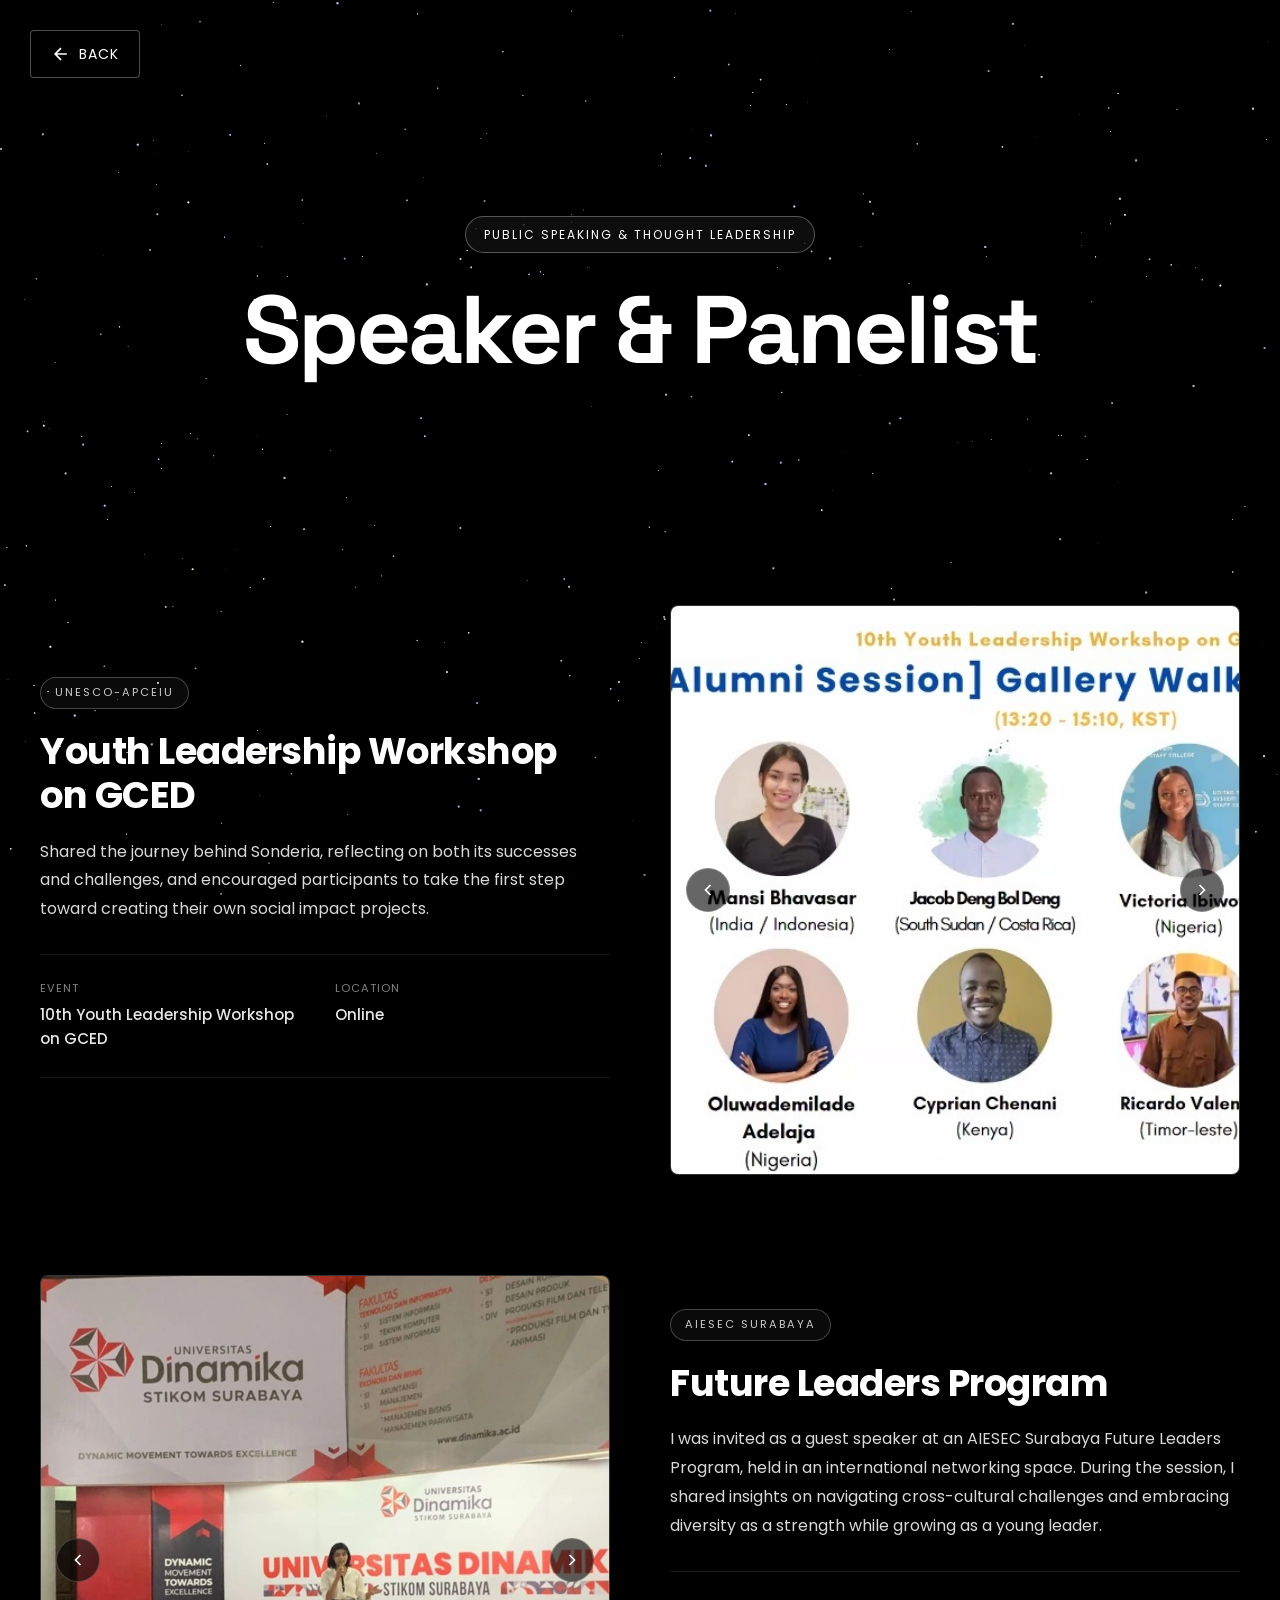
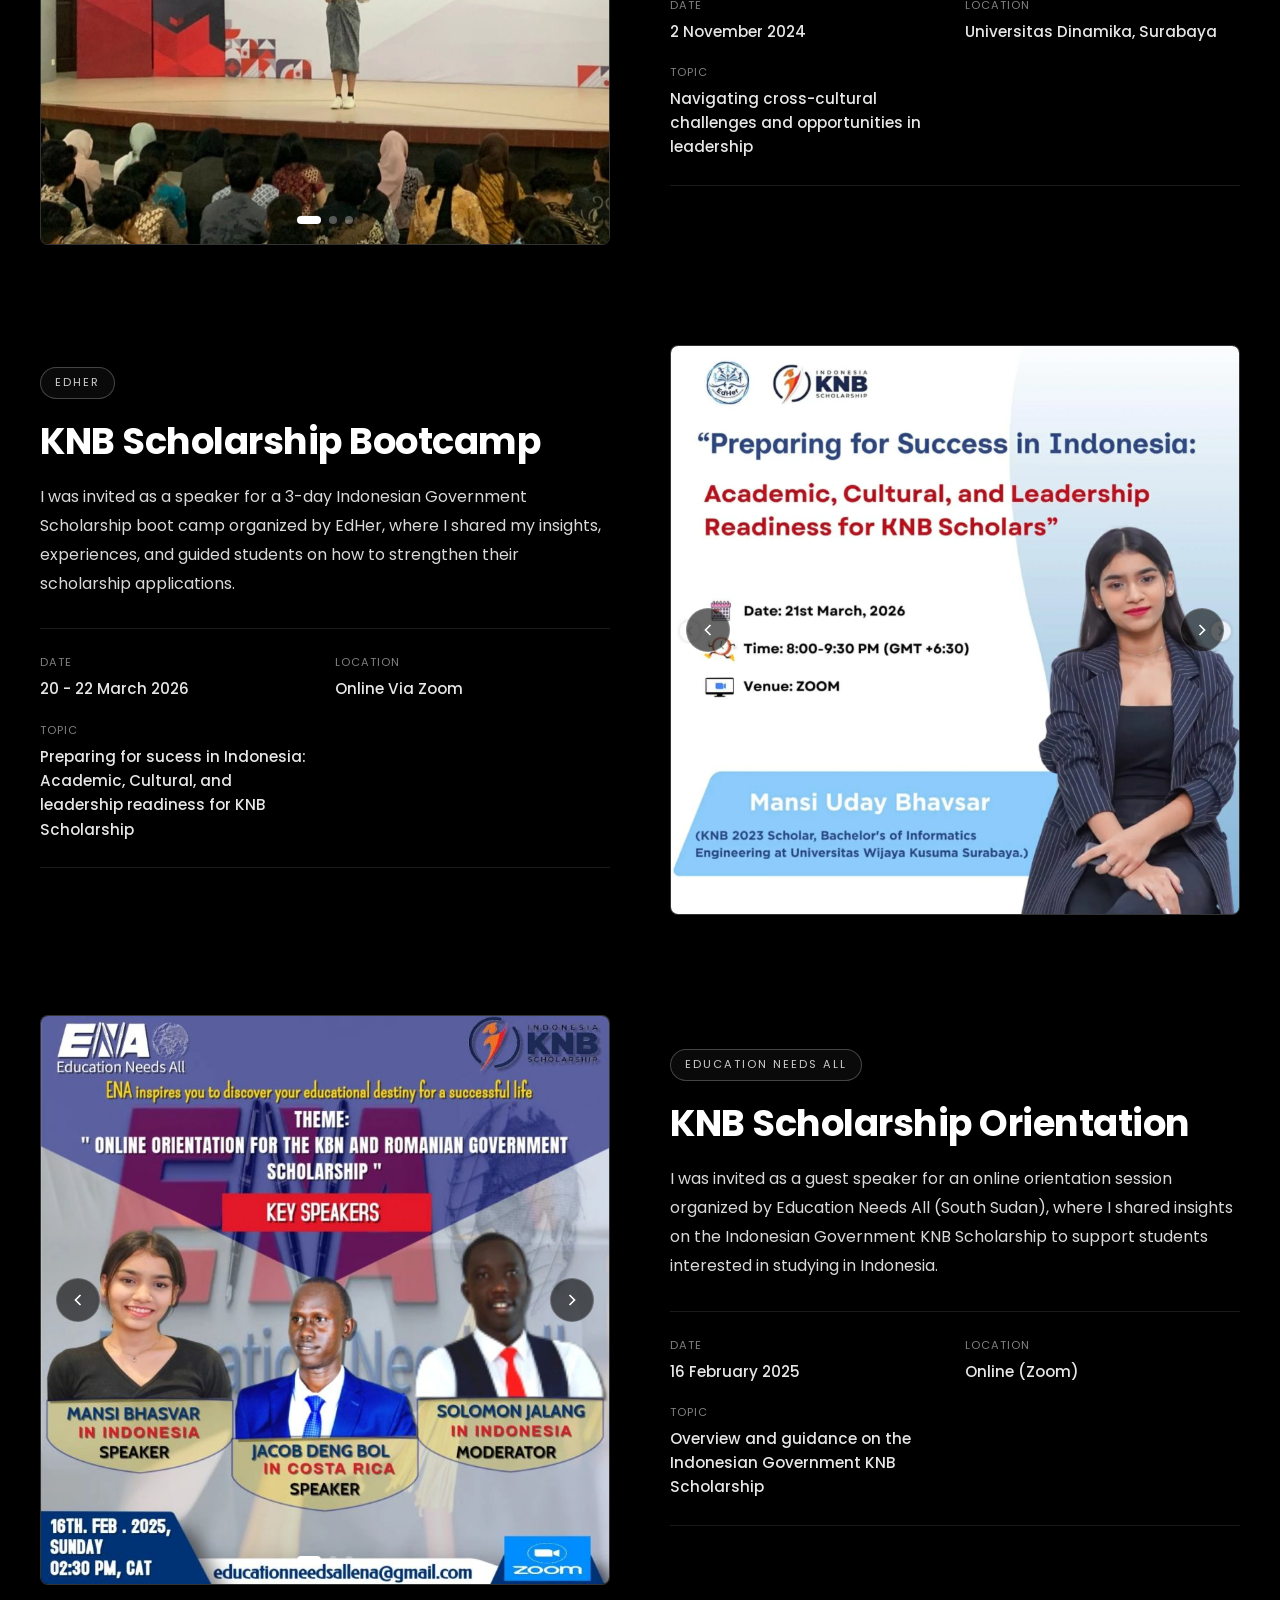
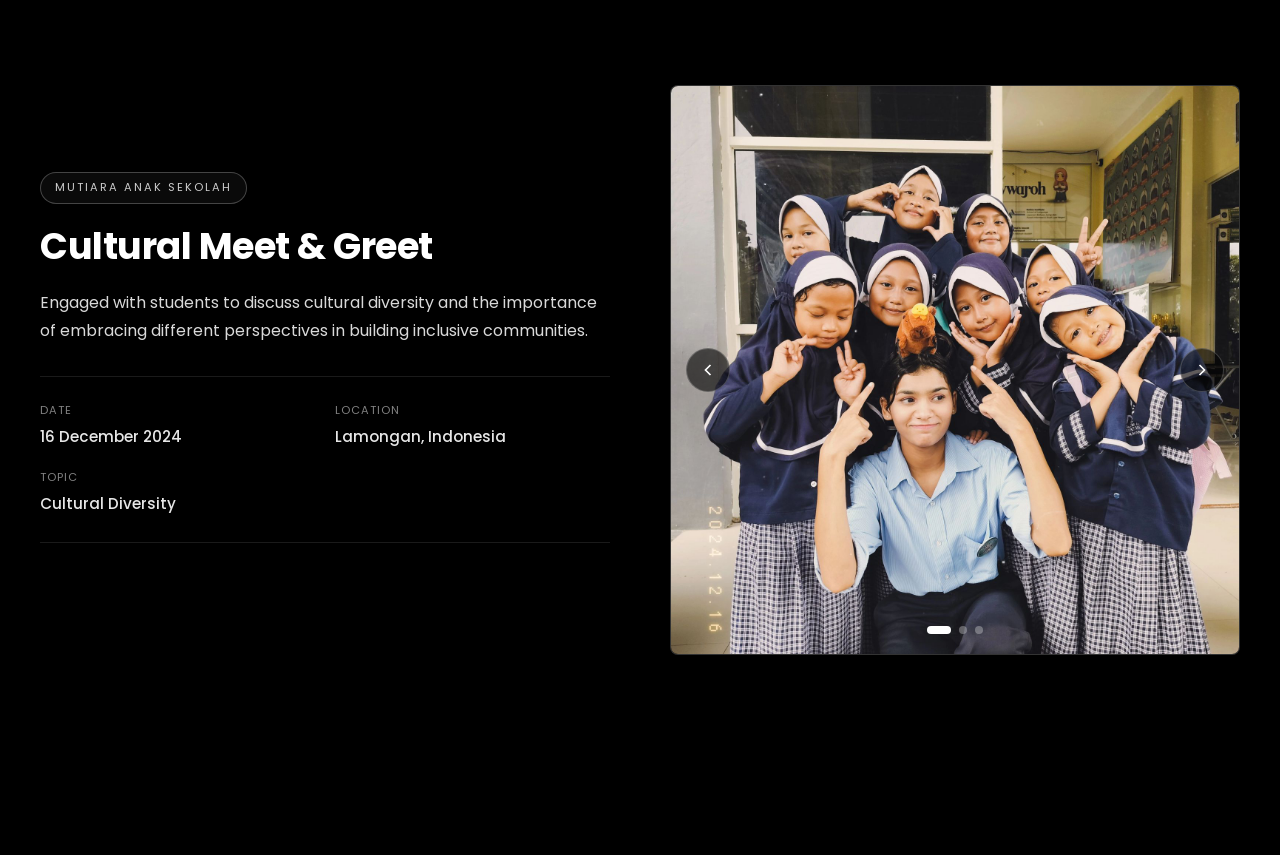
<file: socialProjects/speaker.html>
<!DOCTYPE html>
<html lang="en">
<head>
  <meta charset="UTF-8">
  <meta name="viewport" content="width=device-width, initial-scale=1.0, maximum-scale=5.0">
  <meta name="description" content="Speaker & Panelist - Public speaking engagements and thought leadership">
  <title>Speaker & Panelist | Portfolio</title>
  <link href="https://fonts.googleapis.com/css2?family=Poppins:wght@300;400;600;700;800&display=swap" rel="stylesheet">
  <link href="https://fonts.googleapis.com/css2?family=Space+Grotesk:wght@700;800&display=swap" rel="stylesheet">
  <style>
    /* ===============================
       RESET & BASE STYLES
    ================================ */
    * {
      margin: 0;
      padding: 0;
      box-sizing: border-box;
      -webkit-tap-highlight-color: transparent;
      -webkit-touch-callout: none;
    }

    html {
      scroll-behavior: smooth;
      overflow-x: hidden;
    }

    body {
      font-family: "Poppins", sans-serif;
      color: #fff;
      background-color: #000;
      overflow-x: hidden;
      line-height: 1.6;
      -webkit-font-smoothing: antialiased;
      -moz-osx-font-smoothing: grayscale;
    }

    /* Allow text selection */
    p, h1, h2, h3, h4, h5, h6, li, span {
      -webkit-user-select: text;
      -moz-user-select: text;
      -ms-user-select: text;
      user-select: text;
    }

    /* ===============================
       STARFIELD BACKGROUND
    ================================ */
    #starfield {
      position: fixed;
      top: 0;
      left: 0;
      width: 100%;
      height: 100%;
      z-index: -1;
      background: #000;
    }

    /* ===============================
       BACK BUTTON
    ================================ */
    .back-button {
      position: fixed;
      top: 20px;
      left: 20px;
      z-index: 1000;
      display: flex;
      align-items: center;
      gap: 8px;
      color: #fff;
      text-decoration: none;
      font-size: 13px;
      font-weight: 400;
      letter-spacing: 1px;
      padding: 10px 18px;
      border: 1px solid rgba(255, 255, 255, 0.3);
      background: rgba(0, 0, 0, 0.7);
      backdrop-filter: blur(10px);
      transition: all 0.3s ease;
      border-radius: 4px;
      min-height: 44px;
      min-width: 44px;
    }

    .back-button:hover {
      border-color: #fff;
      background: rgba(255, 255, 255, 0.1);
      transform: translateX(-5px);
    }

    .back-button svg {
      width: 18px;
      height: 18px;
      flex-shrink: 0;
    }

    /* ===============================
       HERO SECTION
    ================================ */
    .hero-section {
      min-height: 65vh;
      position: relative;
      display: flex;
      align-items: center;
      justify-content: center;
      overflow: hidden;
      padding: 100px 20px 60px;
    }

    .hero-overlay {
      position: absolute;
      top: 0;
      left: 0;
      width: 100%;
      height: 100%;
      background: transparent;
    }

    .hero-content {
      position: relative;
      z-index: 2;
      text-align: center;
      padding: 0 20px;
      max-width: 1000px;
      margin: 0 auto;
    }

    .hero-badge {
      display: inline-block;
      font-size: clamp(0.65rem, 1.5vw, 0.75rem);
      letter-spacing: 2px;
      text-transform: uppercase;
      padding: 8px 18px;
      border: 1px solid rgba(255, 255, 255, 0.3);
      background: rgba(255, 255, 255, 0.05);
      backdrop-filter: blur(10px);
      margin-bottom: 25px;
      border-radius: 30px;
    }

    .hero-title {
      font-family: 'Space Grotesk', sans-serif;
      font-size: clamp(2.5rem, 8vw, 6rem);
      font-weight: 800;
      letter-spacing: -3px;
      line-height: 1.1;
      margin-bottom: 25px;
    }

    .hero-subtitle {
      font-size: clamp(0.9rem, 2vw, 1.2rem);
      font-weight: 300;
      opacity: 0.85;
      max-width: 700px;
      margin: 0 auto;
      line-height: 1.7;
    }

    /* ===============================
       CONTENT WRAPPER
    ================================ */
    .content-wrapper {
      max-width: 1300px;
      margin: 0 auto;
      padding: 20px 20px 80px;
    }

    /* ===============================
       SPEAKING CARD
    ================================ */
    .speaking-card {
      display: grid;
      grid-template-columns: 1fr;
      gap: 40px;
      margin-bottom: 80px;
      align-items: center;
    }

    /* ===============================
       IMAGE CAROUSEL
    ================================ */
    .speaking-images {
      position: relative;
      width: 100%;
      aspect-ratio: 1;
      border: 1px solid rgba(255, 255, 255, 0.2);
      border-radius: 8px;
      overflow: hidden;
      background: rgba(0, 0, 0, 0.3);
    }

    .carousel-container {
      position: relative;
      width: 100%;
      height: 100%;
      overflow: hidden;
    }

    .carousel-track {
      display: flex;
      transition: transform 0.5s ease;
      height: 100%;
    }

    .carousel-slide {
      min-width: 100%;
      height: 100%;
    }

    .carousel-slide img {
      width: 100%;
      height: 100%;
      object-fit: cover;
    }

    .carousel-nav {
      position: absolute;
      bottom: 20px;
      left: 50%;
      transform: translateX(-50%);
      display: flex;
      gap: 8px;
      z-index: 10;
    }

    .carousel-dot {
      width: 8px;
      height: 8px;
      border-radius: 50%;
      background: rgba(255, 255, 255, 0.3);
      cursor: pointer;
      transition: all 0.3s ease;
      border: none;
      padding: 0;
      min-width: 8px;
      min-height: 8px;
    }

    .carousel-dot.active {
      background: #fff;
      width: 24px;
      border-radius: 4px;
    }

    .carousel-arrow {
      position: absolute;
      top: 50%;
      transform: translateY(-50%);
      width: 44px;
      height: 44px;
      background: rgba(0, 0, 0, 0.6);
      border: 1px solid rgba(255, 255, 255, 0.2);
      border-radius: 50%;
      display: flex;
      align-items: center;
      justify-content: center;
      cursor: pointer;
      transition: all 0.3s ease;
      z-index: 10;
    }

    .carousel-arrow:hover {
      background: rgba(0, 0, 0, 0.8);
      border-color: #fff;
    }

    .carousel-arrow.prev {
      left: 15px;
    }

    .carousel-arrow.next {
      right: 15px;
    }

    .carousel-arrow svg {
      width: 20px;
      height: 20px;
      stroke: #fff;
      flex-shrink: 0;
    }

    /* ===============================
       SPEAKING CONTENT
    ================================ */
    .speaking-content {
      padding: 20px 0;
    }

    .speaking-tag {
      display: inline-block;
      font-size: 0.7rem;
      letter-spacing: 2px;
      text-transform: uppercase;
      padding: 6px 14px;
      border: 1px solid rgba(255, 255, 255, 0.3);
      background: rgba(255, 255, 255, 0.05);
      border-radius: 20px;
      margin-bottom: 20px;
      opacity: 0.8;
    }

    .speaking-title {
      font-size: clamp(1.5rem, 3vw, 2.3rem);
      font-weight: 700;
      letter-spacing: -0.5px;
      margin-bottom: 20px;
      line-height: 1.2;
    }

    .speaking-description {
      font-size: clamp(0.9rem, 2vw, 1rem);
      line-height: 1.8;
      opacity: 0.85;
      margin-bottom: 30px;
    }

    /* ===============================
       SPEAKING DETAILS
    ================================ */
    .speaking-details {
      display: grid;
      grid-template-columns: 1fr;
      gap: 15px;
      padding: 20px 0;
      border-top: 1px solid rgba(255, 255, 255, 0.1);
      border-bottom: 1px solid rgba(255, 255, 255, 0.1);
      margin-bottom: 25px;
    }

    .detail-item {
      display: flex;
      flex-direction: column;
      gap: 5px;
    }

    .detail-label {
      font-size: 0.7rem;
      letter-spacing: 1px;
      text-transform: uppercase;
      opacity: 0.5;
    }

    .detail-value {
      font-size: 0.9rem;
      font-weight: 500;
      opacity: 0.9;
    }

    /* ===============================
       TABLET & DESKTOP (min-width: 768px)
    ================================ */
    @media (min-width: 768px) {
      .content-wrapper {
        padding: 20px 40px 100px;
      }

      .speaking-card {
        grid-template-columns: 1fr 1fr;
        gap: 60px;
        margin-bottom: 100px;
      }

      .speaking-card.reverse {
        direction: rtl;
      }

      .speaking-card.reverse > * {
        direction: ltr;
      }

      .speaking-details {
        grid-template-columns: repeat(2, 1fr);
        gap: 20px;
        padding: 25px 0;
      }

      .detail-value {
        font-size: 0.95rem;
      }
    }

    @media (min-width: 1024px) {
      .back-button {
        top: 30px;
        left: 30px;
        padding: 12px 20px;
        font-size: 14px;
      }

      .back-button svg {
        width: 20px;
        height: 20px;
      }

      .hero-section {
        padding: 120px 40px 80px;
      }
    }

    /* ===============================
       SMALL MOBILE (max-width: 480px)
    ================================ */
    @media (max-width: 480px) {
      .back-button span {
        display: none;
      }

      .back-button {
        padding: 12px;
        width: 44px;
        justify-content: center;
      }

      .hero-badge {
        font-size: 0.6rem;
        padding: 6px 14px;
      }

      .carousel-arrow {
        width: 40px;
        height: 40px;
      }

      .carousel-arrow svg {
        width: 18px;
        height: 18px;
      }
    }

    /* ===============================
       ACCESSIBILITY
    ================================ */
    @media (prefers-reduced-motion: reduce) {
      *,
      *::before,
      *::after {
        animation-duration: 0.01ms !important;
        animation-iteration-count: 1 !important;
        transition-duration: 0.01ms !important;
      }

      html {
        scroll-behavior: auto;
      }
    }

    a:focus-visible,
    button:focus-visible,
    .carousel-dot:focus-visible,
    .carousel-arrow:focus-visible {
      outline: 2px solid #fff;
      outline-offset: 4px;
    }

    /* ===============================
       TOUCH DEVICE OPTIMIZATIONS
    ================================ */
    @media (hover: none) and (pointer: coarse) {
      .carousel-arrow:hover {
        background: rgba(0, 0, 0, 0.6);
        border-color: rgba(255, 255, 255, 0.2);
      }

      .carousel-arrow:active {
        background: rgba(0, 0, 0, 0.8);
        transform: translateY(-50%) scale(0.95);
      }

      .back-button:hover {
        transform: none;
      }

      .back-button:active {
        transform: scale(0.95);
      }
    }
  </style>
</head>
<body>
  <canvas id="starfield"></canvas>

  <!-- Back Button -->
  <a href="../socialPro.html" class="back-button">
    <svg viewBox="0 0 24 24" fill="none" stroke="currentColor" stroke-width="2">
      <path d="M19 12H5M12 19l-7-7 7-7"/>
    </svg>
    <span>BACK</span>
  </a>

  <!-- Hero Section -->
  <section class="hero-section">
    <div class="hero-overlay"></div>
    <div class="hero-content">
      <div class="hero-badge">PUBLIC SPEAKING & THOUGHT LEADERSHIP</div>
      <h1 class="hero-title">Speaker & Panelist</h1>
      <p class="hero-subtitle"></p>
    </div>
  </section>

  <!-- Main Content -->
  <div class="content-wrapper">

    <!-- Speaking 1: UNESCO-APCEIU -->
    <div class="speaking-card">
      <div class="speaking-content">
        <span class="speaking-tag">UNESCO-APCEIU</span>
        <h3 class="speaking-title">Youth Leadership Workshop on GCED</h3>
        <p class="speaking-description">
          Shared the journey behind Sonderia, reflecting on both its successes and challenges, and encouraged participants to take the first step toward creating their own social impact projects.
        </p>
        <div class="speaking-details">
          <div class="detail-item">
            <span class="detail-label">Event</span>
            <span class="detail-value">10th Youth Leadership Workshop on GCED</span>
          </div>
          <div class="detail-item">
            <span class="detail-label">Location</span>
            <span class="detail-value">Online</span>
          </div>
        </div>
      </div>
      <div class="speaking-images">
        <div class="carousel-container" data-carousel="0">
          <div class="carousel-track">
            <div class="carousel-slide">
              <img src="../images/social img/speaker/unesco1.jpg" alt="UNESCO-APCEIU presentation" loading="lazy">
            </div>
            <div class="carousel-slide">
              <img src="../images/social img/speaker/unesco4.jpg" alt="UNESCO-APCEIU workshop" loading="lazy">
            </div>
            <div class="carousel-slide">
              <img src="../images/social img/speaker/unesco3.jpg" alt="UNESCO-APCEIU participants" loading="lazy">
            </div>
          </div>
          <button class="carousel-arrow prev" aria-label="Previous slide">
            <svg viewBox="0 0 24 24" fill="none" stroke-width="2">
              <path d="M15 18l-6-6 6-6"/>
            </svg>
          </button>
          <button class="carousel-arrow next" aria-label="Next slide">
            <svg viewBox="0 0 24 24" fill="none" stroke-width="2">
              <path d="M9 18l6-6-6-6"/>
            </svg>
          </button>
          <div class="carousel-nav">
            <button class="carousel-dot active" aria-label="Go to slide 1"></button>
            <button class="carousel-dot" aria-label="Go to slide 2"></button>
            <button class="carousel-dot" aria-label="Go to slide 3"></button>
          </div>
        </div>
      </div>
    </div>

    <!-- Speaking 2: AIESEC Future Leaders -->
    <div class="speaking-card reverse">
      <div class="speaking-content">
        <span class="speaking-tag">AIESEC Surabaya</span>
        <h3 class="speaking-title">Future Leaders Program</h3>
        <p class="speaking-description">
          I was invited as a guest speaker at an AIESEC Surabaya Future Leaders Program, held in an international networking space. During the session, I shared insights on navigating cross-cultural challenges and embracing diversity as a strength while growing as a young leader.
        </p>
        <div class="speaking-details">
          <div class="detail-item">
            <span class="detail-label">Date</span>
            <span class="detail-value">2 November 2024</span>
          </div>
          <div class="detail-item">
            <span class="detail-label">Location</span>
            <span class="detail-value">Universitas Dinamika, Surabaya</span>
          </div>
          <div class="detail-item">
            <span class="detail-label">Topic</span>
            <span class="detail-value">Navigating cross-cultural challenges and opportunities in leadership</span>
          </div>
        </div>
      </div>
      <div class="speaking-images">
        <div class="carousel-container" data-carousel="1">
          <div class="carousel-track">
            <div class="carousel-slide">
              <img src="../images/social img/speaker/aisec1.jpg" alt="AIESEC presentation" loading="lazy">
            </div>
            <div class="carousel-slide">
              <img src="../images/social img/speaker/aisec2.png" alt="AIESEC workshop" loading="lazy">
            </div>
            <div class="carousel-slide">
              <img src="../images/social img/speaker/aisec3.png" alt="AIESEC networking" loading="lazy">
            </div>
          </div>
          <button class="carousel-arrow prev" aria-label="Previous slide">
            <svg viewBox="0 0 24 24" fill="none" stroke-width="2">
              <path d="M15 18l-6-6 6-6"/>
            </svg>
          </button>
          <button class="carousel-arrow next" aria-label="Next slide">
            <svg viewBox="0 0 24 24" fill="none" stroke-width="2">
              <path d="M9 18l6-6-6-6"/>
            </svg>
          </button>
          <div class="carousel-nav">
            <button class="carousel-dot active" aria-label="Go to slide 1"></button>
            <button class="carousel-dot" aria-label="Go to slide 2"></button>
            <button class="carousel-dot" aria-label="Go to slide 3"></button>
          </div>
        </div>
      </div>
    </div>
    
    <!-- Speaking 2: AIESEC Future Leaders -->
    <div class="speaking-card">
      <div class="speaking-content">
        <span class="speaking-tag">EdHer</span>
        <h3 class="speaking-title">KNB Scholarship Bootcamp</h3>
        <p class="speaking-description">
          I was invited as a speaker for a 3-day Indonesian Government Scholarship boot camp organized by EdHer, where I shared my insights, experiences, and guided students on how to strengthen their scholarship applications.
        </p>
        <div class="speaking-details">
          <div class="detail-item">
            <span class="detail-label">Date</span>
            <span class="detail-value">20 - 22 March 2026</span>
          </div>
          <div class="detail-item">
            <span class="detail-label">Location</span>
            <span class="detail-value">Online Via Zoom</span>
          </div>
          <div class="detail-item">
            <span class="detail-label">Topic</span>
            <span class="detail-value">Preparing for sucess in Indonesia: Academic, Cultural, and leadership readiness for KNB Scholarship</span>
          </div>
        </div>
      </div>
      <div class="speaking-images">
        <div class="carousel-container" data-carousel="1">
          <div class="carousel-track">
            <div class="carousel-slide">
              <img src="../images/social img/speaker/KNB1.jpg" alt="AIESEC presentation" loading="lazy">
            </div>
            <div class="carousel-slide">
              <img src="../images/social img/speaker/KNB2.jpg" alt="AIESEC workshop" loading="lazy">
            </div>
            <div class="carousel-slide">
              <img src="../images/social img/speaker/KNB3.jpg" alt="AIESEC networking" loading="lazy">
            </div>
          </div>
          <button class="carousel-arrow prev" aria-label="Previous slide">
            <svg viewBox="0 0 24 24" fill="none" stroke-width="2">
              <path d="M15 18l-6-6 6-6"/>
            </svg>
          </button>
          <button class="carousel-arrow next" aria-label="Next slide">
            <svg viewBox="0 0 24 24" fill="none" stroke-width="2">
              <path d="M9 18l6-6-6-6"/>
            </svg>
          </button>
          <div class="carousel-nav">
            <button class="carousel-dot active" aria-label="Go to slide 1"></button>
            <button class="carousel-dot" aria-label="Go to slide 2"></button>
            <button class="carousel-dot" aria-label="Go to slide 3"></button>
          </div>
        </div>
      </div>
    </div>

    <!-- Speaking 3: Education Needs All -->
    <div class="speaking-card reverse">
      <div class="speaking-content">
        <span class="speaking-tag">Education Needs All</span>
        <h3 class="speaking-title">KNB Scholarship Orientation</h3>
        <p class="speaking-description">
          I was invited as a guest speaker for an online orientation session organized by Education Needs All (South Sudan), where I shared insights on the Indonesian Government KNB Scholarship to support students interested in studying in Indonesia.
        </p>
        <div class="speaking-details">
          <div class="detail-item">
            <span class="detail-label">Date</span>
            <span class="detail-value">16 February 2025</span>
          </div>
          <div class="detail-item">
            <span class="detail-label">Location</span>
            <span class="detail-value">Online (Zoom)</span>
          </div>
          <div class="detail-item">
            <span class="detail-label">Topic</span>
            <span class="detail-value">Overview and guidance on the Indonesian Government KNB Scholarship</span>
          </div>
        </div>
      </div>
      <div class="speaking-images">
        <div class="carousel-container" data-carousel="2">
          <div class="carousel-track">
            <div class="carousel-slide">
              <img src="../images/social img/speaker/knb.jpg" alt="Education Needs All session" loading="lazy">
            </div>
            <div class="carousel-slide">
              <img src="../images/social img/speaker/knb.jpg" alt="KNB Scholarship presentation" loading="lazy">
            </div>
            <div class="carousel-slide">
              <img src="../images/social img/speaker/knb.jpg" alt="Online orientation" loading="lazy">
            </div>
          </div>
          <button class="carousel-arrow prev" aria-label="Previous slide">
            <svg viewBox="0 0 24 24" fill="none" stroke-width="2">
              <path d="M15 18l-6-6 6-6"/>
            </svg>
          </button>
          <button class="carousel-arrow next" aria-label="Next slide">
            <svg viewBox="0 0 24 24" fill="none" stroke-width="2">
              <path d="M9 18l6-6-6-6"/>
            </svg>
          </button>
          <div class="carousel-nav">
            <button class="carousel-dot active" aria-label="Go to slide 1"></button>
            <button class="carousel-dot" aria-label="Go to slide 2"></button>
            <button class="carousel-dot" aria-label="Go to slide 3"></button>
          </div>
        </div>
      </div>
    </div>

    <!-- Speaking 4: Mutiara Anak Sekolah -->
    <div class="speaking-card">
      <div class="speaking-content">
        <span class="speaking-tag">Mutiara Anak Sekolah</span>
        <h3 class="speaking-title">Cultural Meet & Greet</h3>
        <p class="speaking-description">
          Engaged with students to discuss cultural diversity and the importance of embracing different perspectives in building inclusive communities.
        </p>
        <div class="speaking-details">
          <div class="detail-item">
            <span class="detail-label">Date</span>
            <span class="detail-value">16 December 2024</span>
          </div>
          <div class="detail-item">
            <span class="detail-label">Location</span>
            <span class="detail-value">Lamongan, Indonesia</span>
          </div>
          <div class="detail-item">
            <span class="detail-label">Topic</span>
            <span class="detail-value">Cultural Diversity</span>
          </div>
        </div>
      </div>
      <div class="speaking-images">
        <div class="carousel-container" data-carousel="3">
          <div class="carousel-track">
            <div class="carousel-slide">
              <img src="../images/social img/speaker/mutiara3.jpg" alt="Mutiara event" loading="lazy">
            </div>
            <div class="carousel-slide">
              <img src="../images/social img/speaker/mutiara2.jpg" alt="Cultural meet and greet" loading="lazy">
            </div>
            <div class="carousel-slide">
              <img src="../images/social img/speaker/mutiara4.jpg" alt="Student interaction" loading="lazy">
            </div>
          </div>
          <button class="carousel-arrow prev" aria-label="Previous slide">
            <svg viewBox="0 0 24 24" fill="none" stroke-width="2">
              <path d="M15 18l-6-6 6-6"/>
            </svg>
          </button>
          <button class="carousel-arrow next" aria-label="Next slide">
            <svg viewBox="0 0 24 24" fill="none" stroke-width="2">
              <path d="M9 18l6-6-6-6"/>
            </svg>
          </button>
          <div class="carousel-nav">
            <button class="carousel-dot active" aria-label="Go to slide 1"></button>
            <button class="carousel-dot" aria-label="Go to slide 2"></button>
            <button class="carousel-dot" aria-label="Go to slide 3"></button>
          </div>
        </div>
      </div>
    </div>

  </div>

  <script>
    // ===============================
    // UTILITIES
    // ===============================
    const isMobile = () => window.innerWidth <= 768;

    // ===============================
    // STARFIELD ANIMATION WITH ASTEROIDS
    // ===============================
    const canvas = document.getElementById('starfield');
    const ctx = canvas.getContext('2d', { alpha: false });
    let canvasWidth = window.innerWidth;
    let canvasHeight = window.innerHeight;
    canvas.width = canvasWidth;
    canvas.height = canvasHeight;

    const stars = [];
    let asteroid = null;
    let asteroidTimer = -180;
    let animationFrameId = null;

    const getStarCount = () => isMobile() ? 150 : 400;

    class Star {
      constructor() { this.reset(); }
      
      reset() {
        this.x = Math.random() * canvasWidth;
        this.y = Math.random() * canvasHeight;
        this.sz = Math.random() * 0.4 + 0.01;
        this.br = Math.random() * 0.6 + 0.3;
        this.tw = Math.random() * 0.15 + 0.005;
        this.color = this.getPixieDustColor();
        this.rotation = Math.random() * Math.PI * 2;
      }
      
      getPixieDustColor() {
        const colors = [
          { r: 255, g: 255, b: 255 },
          { r: 200, g: 220, b: 255 },
          { r: 230, g: 200, b: 255 },
          { r: 255, g: 240, b: 200 }
        ];
        return colors[Math.floor(Math.random() * colors.length)];
      }
      
      update() {
        this.br += this.tw;
        if (this.br > 1 || this.br < 0.2) this.tw *= -1;
      }
      
      drawStar(x, y, size, brightness) {
        ctx.save();
        ctx.translate(x, y);
        ctx.rotate(this.rotation);
        ctx.beginPath();
        for (let i = 0; i < 4; i++) {
          const angle = (Math.PI / 2) * i;
          const x1 = Math.cos(angle) * size;
          const y1 = Math.sin(angle) * size;
          const x2 = Math.cos(angle + Math.PI / 4) * (size * 0.3);
          const y2 = Math.sin(angle + Math.PI / 4) * (size * 0.3);
          if (i === 0) ctx.moveTo(x1, y1);
          else ctx.lineTo(x1, y1);
          ctx.lineTo(x2, y2);
        }
        ctx.closePath();
        ctx.fillStyle = `rgba(${this.color.r},${this.color.g},${this.color.b},${brightness})`;
        ctx.fill();
        ctx.restore();
      }
      
      draw() {
        const glow = ctx.createRadialGradient(this.x, this.y, 0, this.x, this.y, this.sz * 4);
        glow.addColorStop(0, `rgba(${this.color.r},${this.color.g},${this.color.b},${this.br * 0.6})`);
        glow.addColorStop(0.5, `rgba(${this.color.r},${this.color.g},${this.color.b},${this.br * 0.2})`);
        glow.addColorStop(1, `rgba(${this.color.r},${this.color.g},${this.color.b},0)`);
        ctx.fillStyle = glow;
        ctx.fillRect(this.x - this.sz * 4, this.y - this.sz * 4, this.sz * 8, this.sz * 8);
        this.drawStar(this.x, this.y, this.sz * 2, Math.max(0, Math.min(1, this.br)));
      }
    }

    class Asteroid {
      constructor() {
        this.reset();
      }
      
      reset() {
        const leftToRight = Math.random() < 0.5;
        const verticalPos = canvasHeight * (0.2 + Math.random() * 0.6);
        
        if (leftToRight) {
          this.x = -50;
          this.y = verticalPos;
          this.targetX = canvasWidth + 50;
          this.targetY = verticalPos + (canvasHeight * 0.3) * (Math.random() < 0.5 ? 1 : -1);
        } else {
          this.x = canvasWidth + 50;
          this.y = verticalPos;
          this.targetX = -50;
          this.targetY = verticalPos + (canvasHeight * 0.3) * (Math.random() < 0.5 ? 1 : -1);
        }
        
        this.targetY = Math.max(0, Math.min(canvasHeight, this.targetY));
        
        const dx = this.targetX - this.x;
        const dy = this.targetY - this.y;
        const dist = Math.sqrt(dx * dx + dy * dy);
        
        this.speed = 3 + Math.random() * 2;
        this.vx = (dx / dist) * this.speed;
        this.vy = (dy / dist) * this.speed;
        
        this.size = 2 + Math.random() * 3;
        this.rotation = Math.random() * Math.PI * 2;
        this.rotationSpeed = (Math.random() - 0.5) * 0.1;
        this.trail = [];
        this.shimmer = 0;
      }
      
      update() {
        this.x += this.vx;
        this.y += this.vy;
        this.rotation += this.rotationSpeed;
        this.shimmer += 0.08;
        
        this.trail.push({ x: this.x, y: this.y });
        if (this.trail.length > 30) this.trail.shift();
        
        if (this.x < -100 || this.x > canvasWidth + 100 || 
            this.y < -100 || this.y > canvasHeight + 100) {
          return false;
        }
        return true;
      }
      
      draw() {
        this.trail.forEach((point, i) => {
          const alpha = (i / this.trail.length) * 0.5;
          const progress = i / this.trail.length;
          
          const r = 255;
          const g = Math.floor(250 - progress * 10);
          const b = Math.floor(255 - progress * 15);
          
          const glow = ctx.createRadialGradient(point.x, point.y, 0, point.x, point.y, this.size * 2.5);
          glow.addColorStop(0, `rgba(${r}, ${g}, ${b}, ${alpha})`);
          glow.addColorStop(0.4, `rgba(240, 245, 255, ${alpha * 0.6})`);
          glow.addColorStop(0.7, `rgba(255, 250, 240, ${alpha * 0.3})`);
          glow.addColorStop(1, `rgba(255, 255, 255, 0)`);
          
          ctx.fillStyle = glow;
          ctx.beginPath();
          ctx.arc(point.x, point.y, this.size * 2 * (progress + 0.3), 0, Math.PI * 2);
          ctx.fill();
        });
        
        ctx.save();
        ctx.translate(this.x, this.y);
        ctx.rotate(this.rotation);
        
        const outerGlow = ctx.createRadialGradient(0, 0, 0, 0, 0, this.size * 3.5);
        outerGlow.addColorStop(0, `rgba(255, 255, 255, 0.4)`);
        outerGlow.addColorStop(0.3, `rgba(245, 250, 255, 0.25)`);
        outerGlow.addColorStop(0.6, `rgba(255, 252, 245, 0.15)`);
        outerGlow.addColorStop(1, `rgba(255, 255, 255, 0)`);
        ctx.fillStyle = outerGlow;
        ctx.beginPath();
        ctx.arc(0, 0, this.size * 3.5, 0, Math.PI * 2);
        ctx.fill();
        
        const gradient = ctx.createRadialGradient(-this.size * 0.3, -this.size * 0.3, 0, 0, 0, this.size * 1.3);
        gradient.addColorStop(0, '#ffffff');
        gradient.addColorStop(0.3, '#fafcff');
        gradient.addColorStop(0.6, '#fffef8');
        gradient.addColorStop(1, '#f0f5fa');
        
        ctx.beginPath();
        const points = 9;
        for (let i = 0; i < points; i++) {
          const angle = (Math.PI * 2 / points) * i;
          const variation = 0.75 + Math.sin(this.shimmer * 2 + i) * 0.12;
          const radius = this.size * variation;
          const x = Math.cos(angle) * radius;
          const y = Math.sin(angle) * radius;
          if (i === 0) ctx.moveTo(x, y);
          else ctx.lineTo(x, y);
        }
        ctx.closePath();
        ctx.fillStyle = gradient;
        ctx.fill();
        
        ctx.fillStyle = 'rgba(255, 255, 255, 0.95)';
        ctx.beginPath();
        ctx.arc(this.size * 0.35, -this.size * 0.25, this.size * 0.2, 0, Math.PI * 2);
        ctx.fill();
        
        ctx.fillStyle = 'rgba(240, 245, 255, 0.6)';
        ctx.beginPath();
        ctx.arc(-this.size * 0.2, this.size * 0.3, this.size * 0.12, 0, Math.PI * 2);
        ctx.fill();
        
        const shimmerValue = Math.sin(this.shimmer) * 0.5 + 0.5;
        const outlineR = Math.floor(200 + shimmerValue * 55);
        const outlineG = Math.floor(220 + shimmerValue * 35);
        const outlineB = 255;
        ctx.strokeStyle = `rgba(${outlineR}, ${outlineG}, ${outlineB}, ${0.3 + shimmerValue * 0.2})`;
        ctx.lineWidth = 0.8;
        ctx.stroke();
        
        ctx.restore();
      }
    }

    // Initialize stars
    const starCount = getStarCount();
    for (let i = 0; i < starCount; i++) {
      stars.push(new Star());
    }

    function animate() {
      ctx.fillStyle = 'rgba(0,0,0,0.1)';
      ctx.fillRect(0, 0, canvasWidth, canvasHeight);
      
      stars.forEach(s => { s.update(); s.draw(); });
      
      // Asteroids (disabled on mobile for performance)
      if (!isMobile()) {
        asteroidTimer++;
        if (!asteroid && asteroidTimer > 600 + Math.random() * 600) {
          asteroid = new Asteroid();
          asteroidTimer = 0;
        }
        
        if (asteroid) {
          const stillActive = asteroid.update();
          asteroid.draw();
          if (!stillActive) {
            asteroid = null;
          }
        }
      }
      
      animationFrameId = requestAnimationFrame(animate);
    }
    animate();

    // Resize handler
    let resizeTimeout;
    window.addEventListener('resize', () => {
      clearTimeout(resizeTimeout);
      resizeTimeout = setTimeout(() => {
        canvasWidth = window.innerWidth;
        canvasHeight = window.innerHeight;
        canvas.width = canvasWidth;
        canvas.height = canvasHeight;
        
        const newStarCount = getStarCount();
        const currentStarCount = stars.length;
        
        if (newStarCount > currentStarCount) {
          for (let i = currentStarCount; i < newStarCount; i++) {
            stars.push(new Star());
          }
        } else if (newStarCount < currentStarCount) {
          stars.splice(newStarCount);
        }
        
        stars.forEach(s => s.reset());
      }, 250);
    });

    // ===============================
    // CAROUSEL FUNCTIONALITY
    // ===============================
    document.querySelectorAll('.carousel-container').forEach((container) => {
      const track = container.querySelector('.carousel-track');
      const slides = container.querySelectorAll('.carousel-slide');
      const dots = container.querySelectorAll('.carousel-dot');
      const prevBtn = container.querySelector('.carousel-arrow.prev');
      const nextBtn = container.querySelector('.carousel-arrow.next');
      
      let currentIndex = 0;
      const totalSlides = slides.length;
      let autoSlideInterval;

      function updateCarousel() {
        track.style.transform = `translateX(-${currentIndex * 100}%)`;
        
        dots.forEach((dot, index) => {
          dot.classList.toggle('active', index === currentIndex);
        });
      }

      function nextSlide() {
        currentIndex = (currentIndex + 1) % totalSlides;
        updateCarousel();
      }

      function prevSlide() {
        currentIndex = (currentIndex - 1 + totalSlides) % totalSlides;
        updateCarousel();
      }

      function startAutoSlide() {
        autoSlideInterval = setInterval(nextSlide, 5000);
      }

      function stopAutoSlide() {
        clearInterval(autoSlideInterval);
      }

      nextBtn.addEventListener('click', () => {
        nextSlide();
        stopAutoSlide();
        startAutoSlide();
      });

      prevBtn.addEventListener('click', () => {
        prevSlide();
        stopAutoSlide();
        startAutoSlide();
      });

      dots.forEach((dot, index) => {
        dot.addEventListener('click', () => {
          currentIndex = index;
          updateCarousel();
          stopAutoSlide();
          startAutoSlide();
        });
      });

      // Start auto-slide
      startAutoSlide();

      // Pause on hover/touch
      container.addEventListener('mouseenter', stopAutoSlide);
      container.addEventListener('mouseleave', startAutoSlide);
      container.addEventListener('touchstart', stopAutoSlide);
    });

    // ===============================
    // PAUSE ANIMATION WHEN TAB HIDDEN
    // ===============================
    document.addEventListener('visibilitychange', function() {
      if (document.hidden) {
        if (animationFrameId) {
          cancelAnimationFrame(animationFrameId);
          animationFrameId = null;
        }
      } else {
        if (!animationFrameId) {
          animate();
        }
      }
    });

    // ===============================
    // PERFORMANCE LOGGING (DEV ONLY)
    // ===============================
    if (window.location.hostname === 'localhost' || window.location.hostname === '127.0.0.1') {
      console.log(`✨ Speaker page loaded with ${starCount} stars`);
      console.log(`📱 Device type: ${isMobile() ? 'Mobile' : 'Desktop'}`);
    }
  </script>
</body>
</html>
</file>
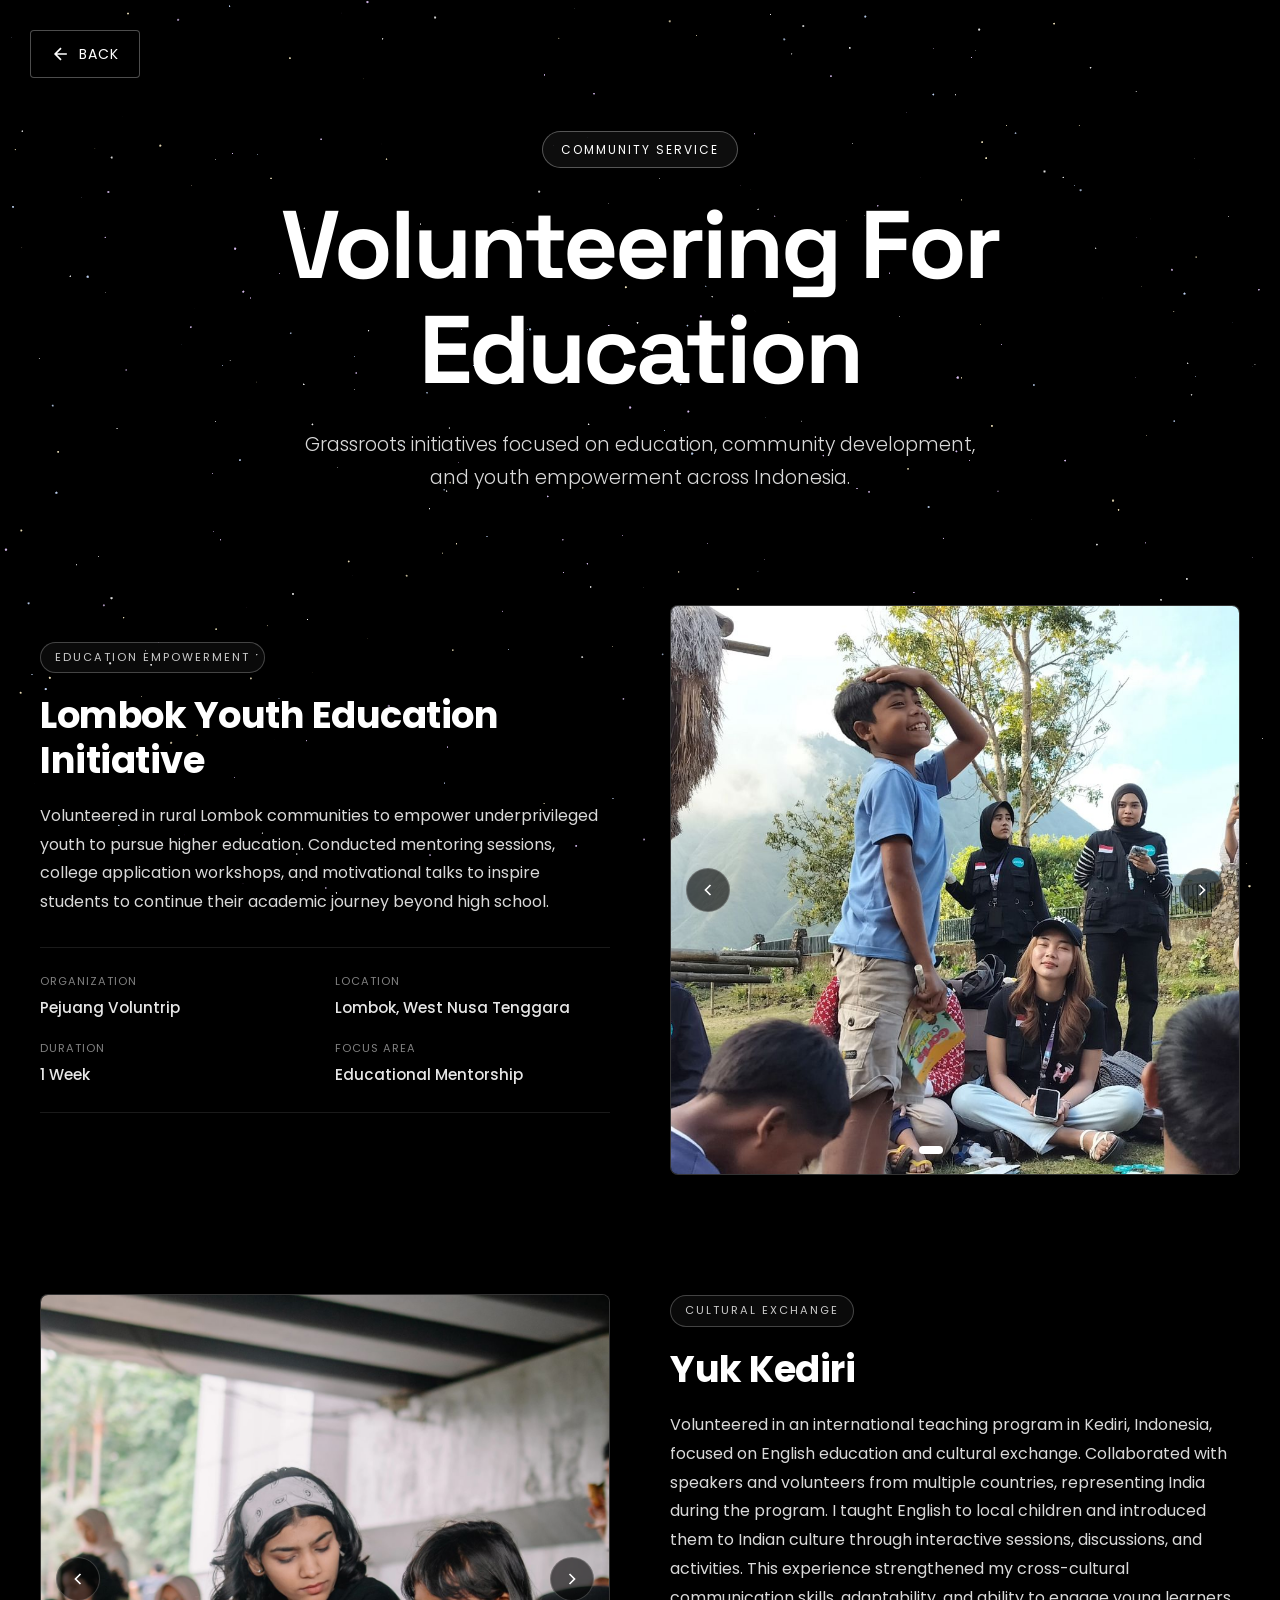
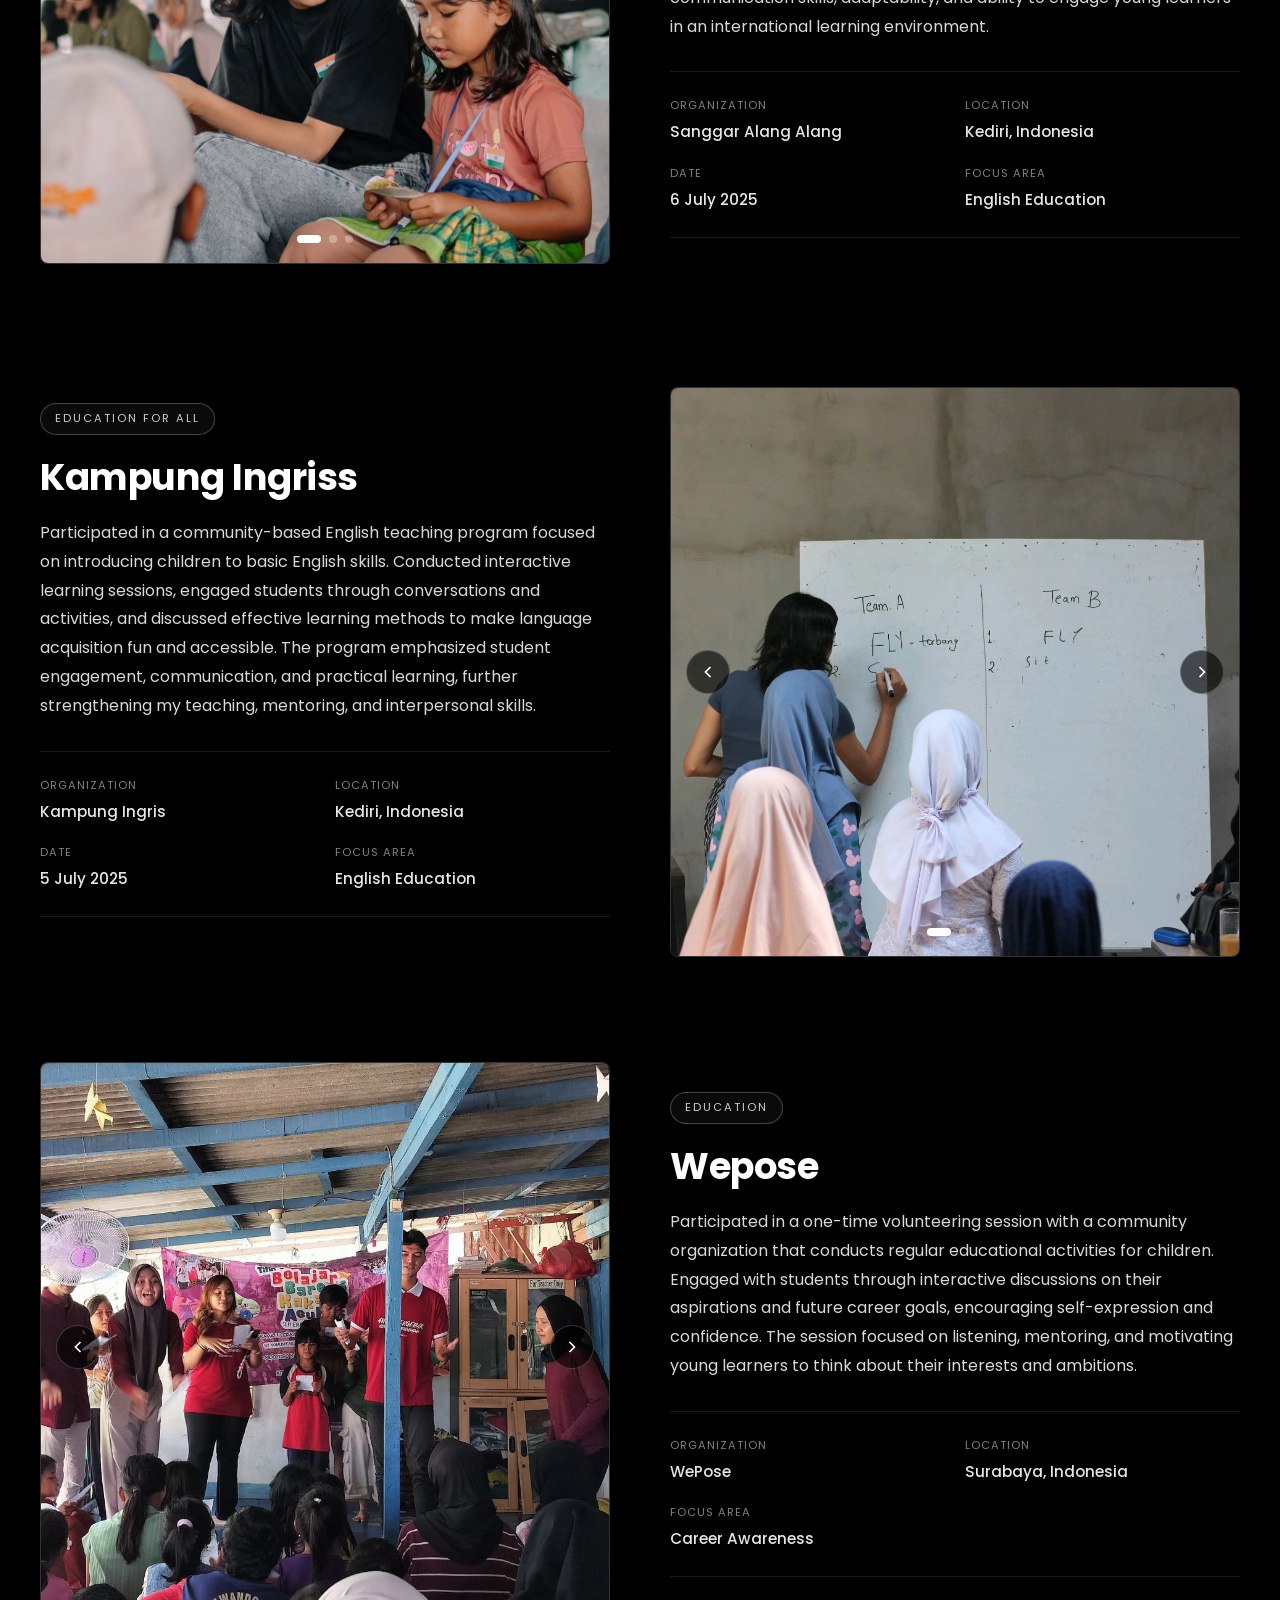
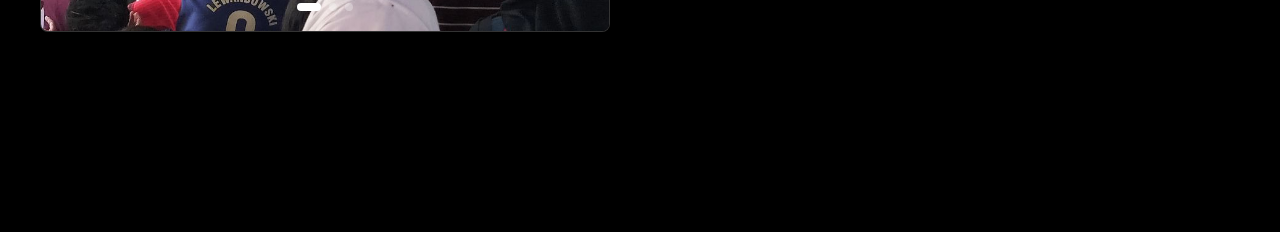
<file: socialProjects/volunteer.html>
<!DOCTYPE html>
<html lang="en">
<head>
  <meta charset="UTF-8">
  <meta name="viewport" content="width=device-width, initial-scale=1.0, maximum-scale=5.0">
  <meta name="description" content="Volunteering Programs - Grassroots initiatives focused on education, community development, and youth empowerment">
  <title>Volunteering Programs | Portfolio</title>
  <link href="https://fonts.googleapis.com/css2?family=Poppins:wght@300;400;600;700;800&family=Space+Grotesk:wght@700;800&display=swap" rel="stylesheet">
  <style>
    /* ===============================
       RESET & BASE STYLES
    ================================ */
    * {
      margin: 0;
      padding: 0;
      box-sizing: border-box;
      -webkit-tap-highlight-color: transparent;
      -webkit-touch-callout: none;
    }

    html {
      scroll-behavior: smooth;
      overflow-x: hidden;
    }

    body {
      font-family: "Poppins", sans-serif;
      color: #fff;
      background-color: #000;
      overflow-x: hidden;
      line-height: 1.6;
      -webkit-font-smoothing: antialiased;
      -moz-osx-font-smoothing: grayscale;
    }

    /* Allow text selection */
    p, h1, h2, h3, h4, h5, h6, li, span {
      -webkit-user-select: text;
      -moz-user-select: text;
      -ms-user-select: text;
      user-select: text;
    }

    /* ===============================
       STARFIELD BACKGROUND
    ================================ */
    #starfield {
      position: fixed;
      top: 0;
      left: 0;
      width: 100%;
      height: 100%;
      z-index: -1;
      background: #000;
    }

    /* ===============================
       BACK BUTTON
    ================================ */
    .back-button {
      position: fixed;
      top: 20px;
      left: 20px;
      z-index: 1000;
      display: flex;
      align-items: center;
      gap: 8px;
      color: #fff;
      text-decoration: none;
      font-size: 13px;
      font-weight: 400;
      letter-spacing: 1px;
      padding: 10px 18px;
      border: 1px solid rgba(255, 255, 255, 0.3);
      background: rgba(0, 0, 0, 0.7);
      backdrop-filter: blur(10px);
      transition: all 0.3s ease;
      border-radius: 4px;
      min-height: 44px;
      min-width: 44px;
    }

    .back-button:hover {
      border-color: #fff;
      background: rgba(255, 255, 255, 0.1);
      transform: translateX(-5px);
    }

    .back-button svg {
      width: 18px;
      height: 18px;
      flex-shrink: 0;
    }

    /* ===============================
       HERO SECTION
    ================================ */
    .hero-section {
      min-height: 65vh;
      position: relative;
      display: flex;
      align-items: center;
      justify-content: center;
      overflow: hidden;
      padding: 100px 20px 60px;
    }

    .hero-overlay {
      position: absolute;
      top: 0;
      left: 0;
      width: 100%;
      height: 100%;
      background: transparent;
    }

    .hero-content {
      position: relative;
      z-index: 2;
      text-align: center;
      padding: 0 20px;
      max-width: 1000px;
      margin: 0 auto;
    }

    .hero-badge {
      display: inline-block;
      font-size: clamp(0.65rem, 1.5vw, 0.75rem);
      letter-spacing: 2px;
      text-transform: uppercase;
      padding: 8px 18px;
      border: 1px solid rgba(255, 255, 255, 0.3);
      background: rgba(255, 255, 255, 0.05);
      backdrop-filter: blur(10px);
      margin-bottom: 25px;
      border-radius: 30px;
    }

    .hero-title {
      font-family: 'Space Grotesk', sans-serif;
      font-size: clamp(2.5rem, 8vw, 6rem);
      font-weight: 800;
      letter-spacing: -3px;
      line-height: 1.1;
      margin-bottom: 25px;
    }

    .hero-subtitle {
      font-size: clamp(0.9rem, 2vw, 1.2rem);
      font-weight: 300;
      opacity: 0.85;
      max-width: 700px;
      margin: 0 auto;
      line-height: 1.7;
    }

    /* ===============================
       CONTENT WRAPPER
    ================================ */
    .content-wrapper {
      max-width: 1300px;
      margin: 0 auto;
      padding: 20px 20px 80px;
    }

    /* ===============================
       VOLUNTEER CARD
    ================================ */
    .volunteer-card {
      display: grid;
      grid-template-columns: 1fr;
      gap: 40px;
      margin-bottom: 80px;
      align-items: center;
    }

    /* ===============================
       IMAGE CAROUSEL
    ================================ */
    .volunteer-images {
      position: relative;
      width: 100%;
      aspect-ratio: 1;
      border: 1px solid rgba(255, 255, 255, 0.2);
      border-radius: 8px;
      overflow: hidden;
      background: rgba(0, 0, 0, 0.3);
    }

    .carousel-container {
      position: relative;
      width: 100%;
      height: 100%;
      overflow: hidden;
    }

    .carousel-track {
      display: flex;
      transition: transform 0.5s ease;
      height: 100%;
    }

    .carousel-slide {
      min-width: 100%;
      height: 100%;
    }

    .carousel-slide img {
      width: 100%;
      height: 100%;
      object-fit: cover;
    }

    .carousel-nav {
      position: absolute;
      bottom: 20px;
      left: 50%;
      transform: translateX(-50%);
      display: flex;
      gap: 8px;
      z-index: 10;
    }

    .carousel-dot {
      width: 8px;
      height: 8px;
      border-radius: 50%;
      background: rgba(255, 255, 255, 0.3);
      cursor: pointer;
      transition: all 0.3s ease;
      border: none;
      padding: 0;
      min-width: 8px;
      min-height: 8px;
    }

    .carousel-dot.active {
      background: #fff;
      width: 24px;
      border-radius: 4px;
    }

    .carousel-arrow {
      position: absolute;
      top: 50%;
      transform: translateY(-50%);
      width: 44px;
      height: 44px;
      background: rgba(0, 0, 0, 0.6);
      border: 1px solid rgba(255, 255, 255, 0.2);
      border-radius: 50%;
      display: flex;
      align-items: center;
      justify-content: center;
      cursor: pointer;
      transition: all 0.3s ease;
      z-index: 10;
    }

    .carousel-arrow:hover {
      background: rgba(0, 0, 0, 0.8);
      border-color: #fff;
    }

    .carousel-arrow.prev { left: 15px; }
    .carousel-arrow.next { right: 15px; }

    .carousel-arrow svg {
      width: 20px;
      height: 20px;
      stroke: #fff;
      flex-shrink: 0;
    }

    /* ===============================
       VOLUNTEER CONTENT
    ================================ */
    .volunteer-content {
      padding: 20px 0;
    }

    .volunteer-tag {
      display: inline-block;
      font-size: 0.7rem;
      letter-spacing: 2px;
      text-transform: uppercase;
      padding: 6px 14px;
      border: 1px solid rgba(255, 255, 255, 0.3);
      background: rgba(255, 255, 255, 0.05);
      border-radius: 20px;
      margin-bottom: 20px;
      opacity: 0.8;
    }

    .volunteer-title {
      font-size: clamp(1.5rem, 3vw, 2.3rem);
      font-weight: 700;
      letter-spacing: -0.5px;
      margin-bottom: 20px;
      line-height: 1.2;
    }

    .volunteer-description {
      font-size: clamp(0.9rem, 2vw, 1rem);
      line-height: 1.8;
      opacity: 0.85;
      margin-bottom: 30px;
    }

    /* ===============================
       VOLUNTEER DETAILS
    ================================ */
    .volunteer-details {
      display: grid;
      grid-template-columns: 1fr;
      gap: 15px;
      padding: 20px 0;
      border-top: 1px solid rgba(255, 255, 255, 0.1);
      border-bottom: 1px solid rgba(255, 255, 255, 0.1);
      margin-bottom: 25px;
    }

    .detail-item {
      display: flex;
      flex-direction: column;
      gap: 5px;
    }

    .detail-label {
      font-size: 0.7rem;
      letter-spacing: 1px;
      text-transform: uppercase;
      opacity: 0.5;
    }

    .detail-value {
      font-size: 0.9rem;
      font-weight: 500;
      opacity: 0.9;
    }

    /* ===============================
       VOLUNTEER HIGHLIGHTS
    ================================ */
    .volunteer-highlights {
      list-style: none;
      padding: 0;
    }

    .volunteer-highlights li {
      font-size: clamp(0.85rem, 1.5vw, 0.9rem);
      padding-left: 20px;
      margin-bottom: 10px;
      position: relative;
      opacity: 0.8;
      line-height: 1.6;
    }

    .volunteer-highlights li::before {
      content: "→";
      position: absolute;
      left: 0;
      opacity: 0.5;
    }

    /* ===============================
       TABLET & DESKTOP (min-width: 768px)
    ================================ */
    @media (min-width: 768px) {
      .content-wrapper {
        padding: 20px 40px 100px;
      }

      .volunteer-card {
        grid-template-columns: 1fr 1fr;
        gap: 60px;
        margin-bottom: 100px;
      }

      .volunteer-card.reverse {
        direction: rtl;
      }

      .volunteer-card.reverse > * {
        direction: ltr;
      }

      .volunteer-details {
        grid-template-columns: repeat(2, 1fr);
        gap: 20px;
        padding: 25px 0;
      }

      .detail-value {
        font-size: 0.95rem;
      }
    }

    @media (min-width: 1024px) {
      .back-button {
        top: 30px;
        left: 30px;
        padding: 12px 20px;
        font-size: 14px;
      }

      .back-button svg {
        width: 20px;
        height: 20px;
      }

      .hero-section {
        padding: 120px 40px 80px;
      }
    }

    /* ===============================
       SMALL MOBILE (max-width: 480px)
    ================================ */
    @media (max-width: 480px) {
      .back-button span {
        display: none;
      }

      .back-button {
        padding: 12px;
        width: 44px;
        justify-content: center;
      }

      .hero-badge {
        font-size: 0.6rem;
        padding: 6px 14px;
      }

      .carousel-arrow {
        width: 40px;
        height: 40px;
      }

      .carousel-arrow svg {
        width: 18px;
        height: 18px;
      }
    }

    /* ===============================
       ACCESSIBILITY
    ================================ */
    @media (prefers-reduced-motion: reduce) {
      *, *::before, *::after {
        animation-duration: 0.01ms !important;
        animation-iteration-count: 1 !important;
        transition-duration: 0.01ms !important;
      }
      html { scroll-behavior: auto; }
    }

    a:focus-visible,
    button:focus-visible,
    .carousel-dot:focus-visible,
    .carousel-arrow:focus-visible {
      outline: 2px solid #fff;
      outline-offset: 4px;
    }

    /* ===============================
       TOUCH DEVICE OPTIMIZATIONS
    ================================ */
    @media (hover: none) and (pointer: coarse) {
      .carousel-arrow:hover {
        background: rgba(0, 0, 0, 0.6);
        border-color: rgba(255, 255, 255, 0.2);
      }
      .carousel-arrow:active {
        background: rgba(0, 0, 0, 0.8);
        transform: translateY(-50%) scale(0.95);
      }
      .back-button:hover { transform: none; }
      .back-button:active { transform: scale(0.95); }
    }
  </style>
</head>
<body>
  <canvas id="starfield"></canvas>

  <!-- Back Button -->
  <a href="../socialPro.html" class="back-button">
    <svg viewBox="0 0 24 24" fill="none" stroke="currentColor" stroke-width="2">
      <path d="M19 12H5M12 19l-7-7 7-7"/>
    </svg>
    <span>BACK</span>
  </a>

  <!-- Hero Section -->
  <section class="hero-section">
    <div class="hero-overlay"></div>
    <div class="hero-content">
      <div class="hero-badge">Community Service</div>
      <h1 class="hero-title">Volunteering For Education</h1>
      <p class="hero-subtitle">Grassroots initiatives focused on education, community development, and youth empowerment across Indonesia.</p>
    </div>
  </section>

  <!-- Main Content -->
  <div class="content-wrapper">

    <!-- Volunteer 1: Lombok -->
    <div class="volunteer-card">
      <div class="volunteer-content">
        <span class="volunteer-tag">Education Empowerment</span>
        <h3 class="volunteer-title">Lombok Youth Education Initiative</h3>
        <p class="volunteer-description">
          Volunteered in rural Lombok communities to empower underprivileged youth to pursue higher education. Conducted mentoring sessions, college application workshops, and motivational talks to inspire students to continue their academic journey beyond high school.
        </p>
        <div class="volunteer-details">
          <div class="detail-item">
            <span class="detail-label">Organization</span>
            <span class="detail-value">Pejuang Voluntrip</span>
          </div>
          <div class="detail-item">
            <span class="detail-label">Location</span>
            <span class="detail-value">Lombok, West Nusa Tenggara</span>
          </div>
          <div class="detail-item">
            <span class="detail-label">Duration</span>
            <span class="detail-value">1 Week</span>
          </div>
          <div class="detail-item">
            <span class="detail-label">Focus Area</span>
            <span class="detail-value">Educational Mentorship</span>
          </div>
        </div>
      </div>
      <div class="volunteer-images">
        <div class="carousel-container" data-carousel="0">
          <div class="carousel-track">
            <div class="carousel-slide">
              <img src="../images/social img/volunteering/lombok5.jpg" alt="Teaching in Lombok" loading="lazy">
            </div>
            <div class="carousel-slide">
              <img src="../images/social img/volunteering/lombok1.jpg" alt="Students learning" loading="lazy">
            </div>
            <div class="carousel-slide">
              <img src="../images/social img/volunteering/lombok2.jpg" alt="Educational activities" loading="lazy">
            </div>
            <div class="carousel-slide">
              <img src="../images/social img/volunteering/lombok3.jpg" alt="Community gathering" loading="lazy">
            </div>
          </div>
          <button class="carousel-arrow prev" aria-label="Previous slide">
            <svg viewBox="0 0 24 24" fill="none" stroke-width="2"><path d="M15 18l-6-6 6-6"/></svg>
          </button>
          <button class="carousel-arrow next" aria-label="Next slide">
            <svg viewBox="0 0 24 24" fill="none" stroke-width="2"><path d="M9 18l6-6-6-6"/></svg>
          </button>
          <div class="carousel-nav">
            <button class="carousel-dot active" aria-label="Go to slide 1"></button>
            <button class="carousel-dot" aria-label="Go to slide 2"></button>
            <button class="carousel-dot" aria-label="Go to slide 3"></button>
            <button class="carousel-dot" aria-label="Go to slide 4"></button>
          </div>
        </div>
      </div>
    </div>

    <!-- Volunteer 2: Yuk Kediri -->
    <div class="volunteer-card reverse">
      <div class="volunteer-content">
        <span class="volunteer-tag">Cultural Exchange</span>
        <h3 class="volunteer-title">Yuk Kediri</h3>
        <p class="volunteer-description">
          Volunteered in an international teaching program in Kediri, Indonesia, focused on English education and cultural exchange. Collaborated with speakers and volunteers from multiple countries, representing India during the program. I taught English to local children and introduced them to Indian culture through interactive sessions, discussions, and activities. This experience strengthened my cross-cultural communication skills, adaptability, and ability to engage young learners in an international learning environment.
        </p>
        <div class="volunteer-details">
          <div class="detail-item">
            <span class="detail-label">Organization</span>
            <span class="detail-value">Sanggar Alang Alang</span>
          </div>
          <div class="detail-item">
            <span class="detail-label">Location</span>
            <span class="detail-value">Kediri, Indonesia</span>
          </div>
          <div class="detail-item">
            <span class="detail-label">Date</span>
            <span class="detail-value">6 July 2025</span>
          </div>
          <div class="detail-item">
            <span class="detail-label">Focus Area</span>
            <span class="detail-value">English Education</span>
          </div>
        </div>
      </div>
      <div class="volunteer-images">
        <div class="carousel-container" data-carousel="1">
          <div class="carousel-track">
            <div class="carousel-slide">
              <img src="../images/social img/volunteering/yk2.jpg" alt="Teaching session Kediri" loading="lazy">
            </div>
            <div class="carousel-slide">
              <img src="../images/social img/volunteering/yk1.jpg" alt="Cultural exchange activities" loading="lazy">
            </div>
            <div class="carousel-slide">
              <img src="../images/social img/volunteering/yk3.jpg" alt="Volunteer team" loading="lazy">
            </div>
          </div>
          <button class="carousel-arrow prev" aria-label="Previous slide">
            <svg viewBox="0 0 24 24" fill="none" stroke-width="2"><path d="M15 18l-6-6 6-6"/></svg>
          </button>
          <button class="carousel-arrow next" aria-label="Next slide">
            <svg viewBox="0 0 24 24" fill="none" stroke-width="2"><path d="M9 18l6-6-6-6"/></svg>
          </button>
          <div class="carousel-nav">
            <button class="carousel-dot active" aria-label="Go to slide 1"></button>
            <button class="carousel-dot" aria-label="Go to slide 2"></button>
            <button class="carousel-dot" aria-label="Go to slide 3"></button>
          </div>
        </div>
      </div>
    </div>

    <!-- Volunteer 3: Kampung Ingris -->
    <div class="volunteer-card">
      <div class="volunteer-content">
        <span class="volunteer-tag">Education For All</span>
        <h3 class="volunteer-title">Kampung Ingriss</h3>
        <p class="volunteer-description">
          Participated in a community-based English teaching program focused on introducing children to basic English skills. Conducted interactive learning sessions, engaged students through conversations and activities, and discussed effective learning methods to make language acquisition fun and accessible. The program emphasized student engagement, communication, and practical learning, further strengthening my teaching, mentoring, and interpersonal skills.
        </p>
        <div class="volunteer-details">
          <div class="detail-item">
            <span class="detail-label">Organization</span>
            <span class="detail-value">Kampung Ingris</span>
          </div>
          <div class="detail-item">
            <span class="detail-label">Location</span>
            <span class="detail-value">Kediri, Indonesia</span>
          </div>
          <div class="detail-item">
            <span class="detail-label">Date</span>
            <span class="detail-value">5 July 2025</span>
          </div>
          <div class="detail-item">
            <span class="detail-label">Focus Area</span>
            <span class="detail-value">English Education</span>
          </div>
        </div>
      </div>
      <div class="volunteer-images">
        <div class="carousel-container" data-carousel="2">
          <div class="carousel-track">
            <div class="carousel-slide">
              <img src="../images/social img/volunteering/kmp2.jpg" alt="English teaching session" loading="lazy">
            </div>
            <div class="carousel-slide">
              <img src="../images/social img/volunteering/kmp1.jpg" alt="Interactive learning activities" loading="lazy">
            </div>
            <div class="carousel-slide">
              <img src="../images/social img/volunteering/kmp4.jpg" alt="Group activity" loading="lazy">
            </div>
          </div>
          <button class="carousel-arrow prev" aria-label="Previous slide">
            <svg viewBox="0 0 24 24" fill="none" stroke-width="2"><path d="M15 18l-6-6 6-6"/></svg>
          </button>
          <button class="carousel-arrow next" aria-label="Next slide">
            <svg viewBox="0 0 24 24" fill="none" stroke-width="2"><path d="M9 18l6-6-6-6"/></svg>
          </button>
          <div class="carousel-nav">
            <button class="carousel-dot active" aria-label="Go to slide 1"></button>
            <button class="carousel-dot" aria-label="Go to slide 2"></button>
            <button class="carousel-dot" aria-label="Go to slide 3"></button>
          </div>
        </div>
      </div>
    </div>

    <!-- Volunteer 4: Wepose -->
    <div class="volunteer-card reverse">
      <div class="volunteer-content">
        <span class="volunteer-tag">Education</span>
        <h3 class="volunteer-title">Wepose</h3>
        <p class="volunteer-description">
          Participated in a one-time volunteering session with a community organization that conducts regular educational activities for children. Engaged with students through interactive discussions on their aspirations and future career goals, encouraging self-expression and confidence. The session focused on listening, mentoring, and motivating young learners to think about their interests and ambitions.
        </p>
        <div class="volunteer-details">
          <div class="detail-item">
            <span class="detail-label">Organization</span>
            <span class="detail-value">WePose</span>
          </div>
          <div class="detail-item">
            <span class="detail-label">Location</span>
            <span class="detail-value">Surabaya, Indonesia</span>
          </div>
          <div class="detail-item">
            <span class="detail-label">Focus Area</span>
            <span class="detail-value">Career Awareness</span>
          </div>
        </div>
      </div>
      <div class="volunteer-images">
        <div class="carousel-container" data-carousel="3">
          <div class="carousel-track">
            <div class="carousel-slide">
              <img src="../images/social img/volunteering/wp2.jpg" alt="Career discussion session" loading="lazy">
            </div>
            <div class="carousel-slide">
              <img src="../images/social img/volunteering/wep1.jpg" alt="Student engagement" loading="lazy">
            </div>
            <div class="carousel-slide">
              <img src="../images/social img/volunteering/wp4.jpg" alt="Community activity" loading="lazy">
            </div>
          </div>
          <button class="carousel-arrow prev" aria-label="Previous slide">
            <svg viewBox="0 0 24 24" fill="none" stroke-width="2"><path d="M15 18l-6-6 6-6"/></svg>
          </button>
          <button class="carousel-arrow next" aria-label="Next slide">
            <svg viewBox="0 0 24 24" fill="none" stroke-width="2"><path d="M9 18l6-6-6-6"/></svg>
          </button>
          <div class="carousel-nav">
            <button class="carousel-dot active" aria-label="Go to slide 1"></button>
            <button class="carousel-dot" aria-label="Go to slide 2"></button>
            <button class="carousel-dot" aria-label="Go to slide 3"></button>
          </div>
        </div>
      </div>
    </div>

  </div>

  <script>
    // ===============================
    // UTILITIES
    // ===============================
    const isMobile = () => window.innerWidth <= 768;

    // ===============================
    // STARFIELD ANIMATION WITH ASTEROIDS
    // ===============================
    const canvas = document.getElementById('starfield');
    const ctx = canvas.getContext('2d', { alpha: false });
    let canvasWidth = window.innerWidth;
    let canvasHeight = window.innerHeight;
    canvas.width = canvasWidth;
    canvas.height = canvasHeight;

    const stars = [];
    let asteroid = null;
    let asteroidTimer = -180;
    let animationFrameId = null;

    const getStarCount = () => isMobile() ? 150 : 400;

    class Star {
      constructor() { this.reset(); }
      reset() {
        this.x = Math.random() * canvasWidth;
        this.y = Math.random() * canvasHeight;
        this.sz = Math.random() * 0.4 + 0.01;
        this.br = Math.random() * 0.6 + 0.3;
        this.tw = Math.random() * 0.15 + 0.005;
        this.color = this.getPixieDustColor();
        this.rotation = Math.random() * Math.PI * 2;
      }
      getPixieDustColor() {
        const colors = [
          { r: 255, g: 255, b: 255 },
          { r: 200, g: 220, b: 255 },
          { r: 230, g: 200, b: 255 },
          { r: 255, g: 240, b: 200 }
        ];
        return colors[Math.floor(Math.random() * colors.length)];
      }
      update() {
        this.br += this.tw;
        if (this.br > 1 || this.br < 0.2) this.tw *= -1;
      }
      drawStar(x, y, size, brightness) {
        ctx.save();
        ctx.translate(x, y);
        ctx.rotate(this.rotation);
        ctx.beginPath();
        for (let i = 0; i < 4; i++) {
          const angle = (Math.PI / 2) * i;
          const x1 = Math.cos(angle) * size;
          const y1 = Math.sin(angle) * size;
          const x2 = Math.cos(angle + Math.PI / 4) * (size * 0.3);
          const y2 = Math.sin(angle + Math.PI / 4) * (size * 0.3);
          if (i === 0) ctx.moveTo(x1, y1);
          else ctx.lineTo(x1, y1);
          ctx.lineTo(x2, y2);
        }
        ctx.closePath();
        ctx.fillStyle = `rgba(${this.color.r},${this.color.g},${this.color.b},${brightness})`;
        ctx.fill();
        ctx.restore();
      }
      draw() {
        const glow = ctx.createRadialGradient(this.x, this.y, 0, this.x, this.y, this.sz * 4);
        glow.addColorStop(0, `rgba(${this.color.r},${this.color.g},${this.color.b},${this.br * 0.6})`);
        glow.addColorStop(0.5, `rgba(${this.color.r},${this.color.g},${this.color.b},${this.br * 0.2})`);
        glow.addColorStop(1, `rgba(${this.color.r},${this.color.g},${this.color.b},0)`);
        ctx.fillStyle = glow;
        ctx.fillRect(this.x - this.sz * 4, this.y - this.sz * 4, this.sz * 8, this.sz * 8);
        this.drawStar(this.x, this.y, this.sz * 2, Math.max(0, Math.min(1, this.br)));
      }
    }

    class Asteroid {
      constructor() { this.reset(); }
      reset() {
        const leftToRight = Math.random() < 0.5;
        const verticalPos = canvasHeight * (0.2 + Math.random() * 0.6);
        if (leftToRight) {
          this.x = -50; this.y = verticalPos;
          this.targetX = canvasWidth + 50;
          this.targetY = verticalPos + (canvasHeight * 0.3) * (Math.random() < 0.5 ? 1 : -1);
        } else {
          this.x = canvasWidth + 50; this.y = verticalPos;
          this.targetX = -50;
          this.targetY = verticalPos + (canvasHeight * 0.3) * (Math.random() < 0.5 ? 1 : -1);
        }
        this.targetY = Math.max(0, Math.min(canvasHeight, this.targetY));
        const dx = this.targetX - this.x;
        const dy = this.targetY - this.y;
        const dist = Math.sqrt(dx * dx + dy * dy);
        this.speed = 3 + Math.random() * 2;
        this.vx = (dx / dist) * this.speed;
        this.vy = (dy / dist) * this.speed;
        this.size = 2 + Math.random() * 3;
        this.rotation = Math.random() * Math.PI * 2;
        this.rotationSpeed = (Math.random() - 0.5) * 0.1;
        this.trail = [];
        this.shimmer = 0;
      }
      update() {
        this.x += this.vx; this.y += this.vy;
        this.rotation += this.rotationSpeed;
        this.shimmer += 0.08;
        this.trail.push({ x: this.x, y: this.y });
        if (this.trail.length > 30) this.trail.shift();
        if (this.x < -100 || this.x > canvasWidth + 100 || this.y < -100 || this.y > canvasHeight + 100) return false;
        return true;
      }
      draw() {
        this.trail.forEach((point, i) => {
          const alpha = (i / this.trail.length) * 0.5;
          const progress = i / this.trail.length;
          const glow = ctx.createRadialGradient(point.x, point.y, 0, point.x, point.y, this.size * 2.5);
          glow.addColorStop(0, `rgba(255,${Math.floor(250 - progress * 10)},${Math.floor(255 - progress * 15)},${alpha})`);
          glow.addColorStop(0.4, `rgba(240,245,255,${alpha * 0.6})`);
          glow.addColorStop(0.7, `rgba(255,250,240,${alpha * 0.3})`);
          glow.addColorStop(1, `rgba(255,255,255,0)`);
          ctx.fillStyle = glow;
          ctx.beginPath();
          ctx.arc(point.x, point.y, this.size * 2 * (progress + 0.3), 0, Math.PI * 2);
          ctx.fill();
        });
        ctx.save();
        ctx.translate(this.x, this.y);
        ctx.rotate(this.rotation);
        const outerGlow = ctx.createRadialGradient(0, 0, 0, 0, 0, this.size * 3.5);
        outerGlow.addColorStop(0, `rgba(255,255,255,0.4)`);
        outerGlow.addColorStop(0.3, `rgba(245,250,255,0.25)`);
        outerGlow.addColorStop(0.6, `rgba(255,252,245,0.15)`);
        outerGlow.addColorStop(1, `rgba(255,255,255,0)`);
        ctx.fillStyle = outerGlow;
        ctx.beginPath();
        ctx.arc(0, 0, this.size * 3.5, 0, Math.PI * 2);
        ctx.fill();
        const gradient = ctx.createRadialGradient(-this.size * 0.3, -this.size * 0.3, 0, 0, 0, this.size * 1.3);
        gradient.addColorStop(0, '#ffffff');
        gradient.addColorStop(0.3, '#fafcff');
        gradient.addColorStop(0.6, '#fffef8');
        gradient.addColorStop(1, '#f0f5fa');
        ctx.beginPath();
        for (let i = 0; i < 9; i++) {
          const angle = (Math.PI * 2 / 9) * i;
          const variation = 0.75 + Math.sin(this.shimmer * 2 + i) * 0.12;
          const r = this.size * variation;
          if (i === 0) ctx.moveTo(Math.cos(angle) * r, Math.sin(angle) * r);
          else ctx.lineTo(Math.cos(angle) * r, Math.sin(angle) * r);
        }
        ctx.closePath();
        ctx.fillStyle = gradient;
        ctx.fill();
        ctx.fillStyle = 'rgba(255,255,255,0.95)';
        ctx.beginPath();
        ctx.arc(this.size * 0.35, -this.size * 0.25, this.size * 0.2, 0, Math.PI * 2);
        ctx.fill();
        ctx.fillStyle = 'rgba(240,245,255,0.6)';
        ctx.beginPath();
        ctx.arc(-this.size * 0.2, this.size * 0.3, this.size * 0.12, 0, Math.PI * 2);
        ctx.fill();
        const sv = Math.sin(this.shimmer) * 0.5 + 0.5;
        ctx.strokeStyle = `rgba(${Math.floor(200 + sv * 55)},${Math.floor(220 + sv * 35)},255,${0.3 + sv * 0.2})`;
        ctx.lineWidth = 0.8;
        ctx.stroke();
        ctx.restore();
      }
    }

    const starCount = getStarCount();
    for (let i = 0; i < starCount; i++) stars.push(new Star());

    function animate() {
      ctx.fillStyle = 'rgba(0,0,0,0.1)';
      ctx.fillRect(0, 0, canvasWidth, canvasHeight);
      stars.forEach(s => { s.update(); s.draw(); });
      if (!isMobile()) {
        asteroidTimer++;
        if (!asteroid && asteroidTimer > 600 + Math.random() * 600) {
          asteroid = new Asteroid();
          asteroidTimer = 0;
        }
        if (asteroid) {
          const stillActive = asteroid.update();
          asteroid.draw();
          if (!stillActive) asteroid = null;
        }
      }
      animationFrameId = requestAnimationFrame(animate);
    }
    animate();

    let resizeTimeout;
    window.addEventListener('resize', () => {
      clearTimeout(resizeTimeout);
      resizeTimeout = setTimeout(() => {
        canvasWidth = window.innerWidth;
        canvasHeight = window.innerHeight;
        canvas.width = canvasWidth;
        canvas.height = canvasHeight;
        const newCount = getStarCount();
        if (newCount > stars.length) {
          for (let i = stars.length; i < newCount; i++) stars.push(new Star());
        } else { stars.splice(newCount); }
        stars.forEach(s => s.reset());
      }, 250);
    });

    // ===============================
    // CAROUSEL FUNCTIONALITY
    // ===============================
    document.querySelectorAll('.carousel-container').forEach((container) => {
      const track = container.querySelector('.carousel-track');
      const slides = container.querySelectorAll('.carousel-slide');
      const dots = container.querySelectorAll('.carousel-dot');
      const prevBtn = container.querySelector('.carousel-arrow.prev');
      const nextBtn = container.querySelector('.carousel-arrow.next');

      let currentIndex = 0;
      const totalSlides = slides.length;
      let autoSlideInterval;

      function updateCarousel() {
        track.style.transform = `translateX(-${currentIndex * 100}%)`;
        dots.forEach((dot, index) => {
          dot.classList.toggle('active', index === currentIndex);
        });
      }

      function nextSlide() {
        currentIndex = (currentIndex + 1) % totalSlides;
        updateCarousel();
      }

      function prevSlide() {
        currentIndex = (currentIndex - 1 + totalSlides) % totalSlides;
        updateCarousel();
      }

      function startAutoSlide() {
        autoSlideInterval = setInterval(nextSlide, 5000);
      }

      function stopAutoSlide() {
        clearInterval(autoSlideInterval);
      }

      nextBtn.addEventListener('click', () => { nextSlide(); stopAutoSlide(); startAutoSlide(); });
      prevBtn.addEventListener('click', () => { prevSlide(); stopAutoSlide(); startAutoSlide(); });

      dots.forEach((dot, index) => {
        dot.addEventListener('click', () => {
          currentIndex = index;
          updateCarousel();
          stopAutoSlide();
          startAutoSlide();
        });
      });

      startAutoSlide();
      container.addEventListener('mouseenter', stopAutoSlide);
      container.addEventListener('mouseleave', startAutoSlide);
      container.addEventListener('touchstart', stopAutoSlide);
    });

    // ===============================
    // PAUSE ANIMATION WHEN TAB HIDDEN
    // ===============================
    document.addEventListener('visibilitychange', function () {
      if (document.hidden) {
        if (animationFrameId) { cancelAnimationFrame(animationFrameId); animationFrameId = null; }
      } else {
        if (!animationFrameId) animate();
      }
    });
  </script>
</body>
</html>
</file>
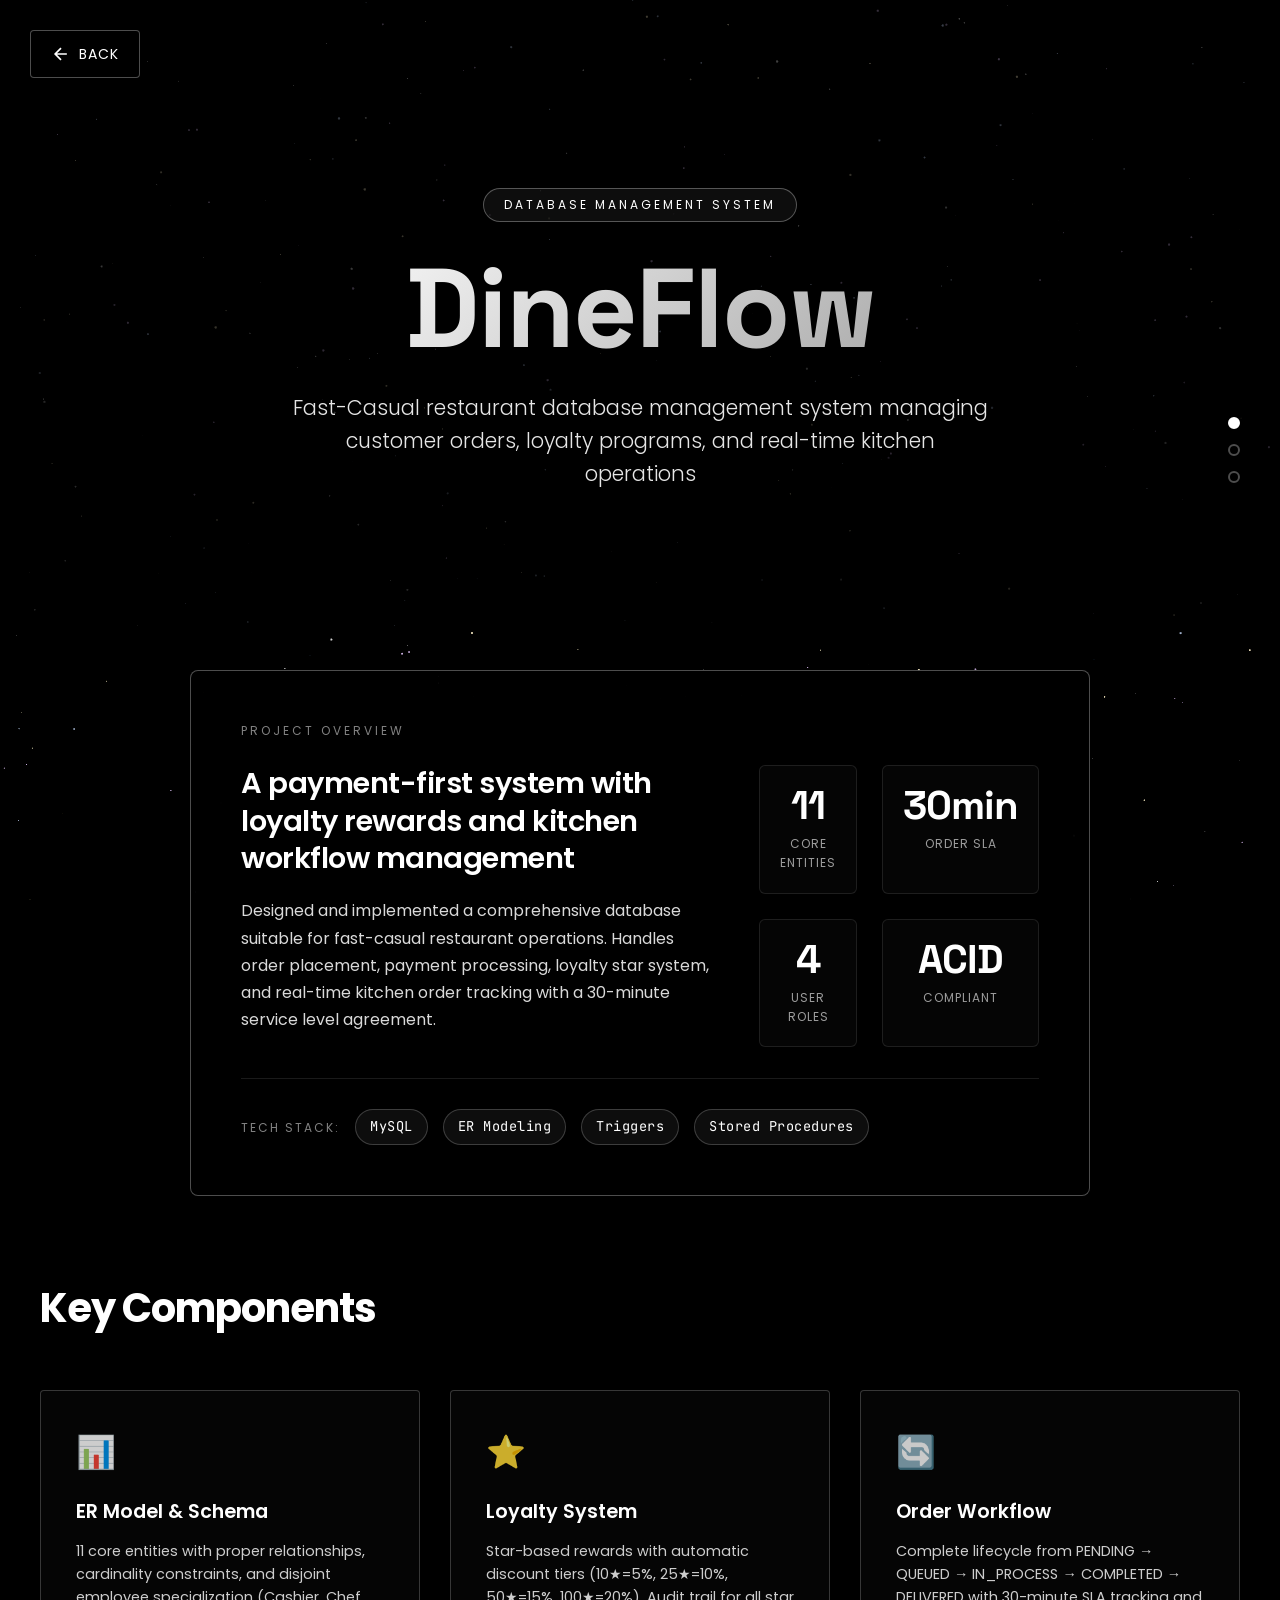
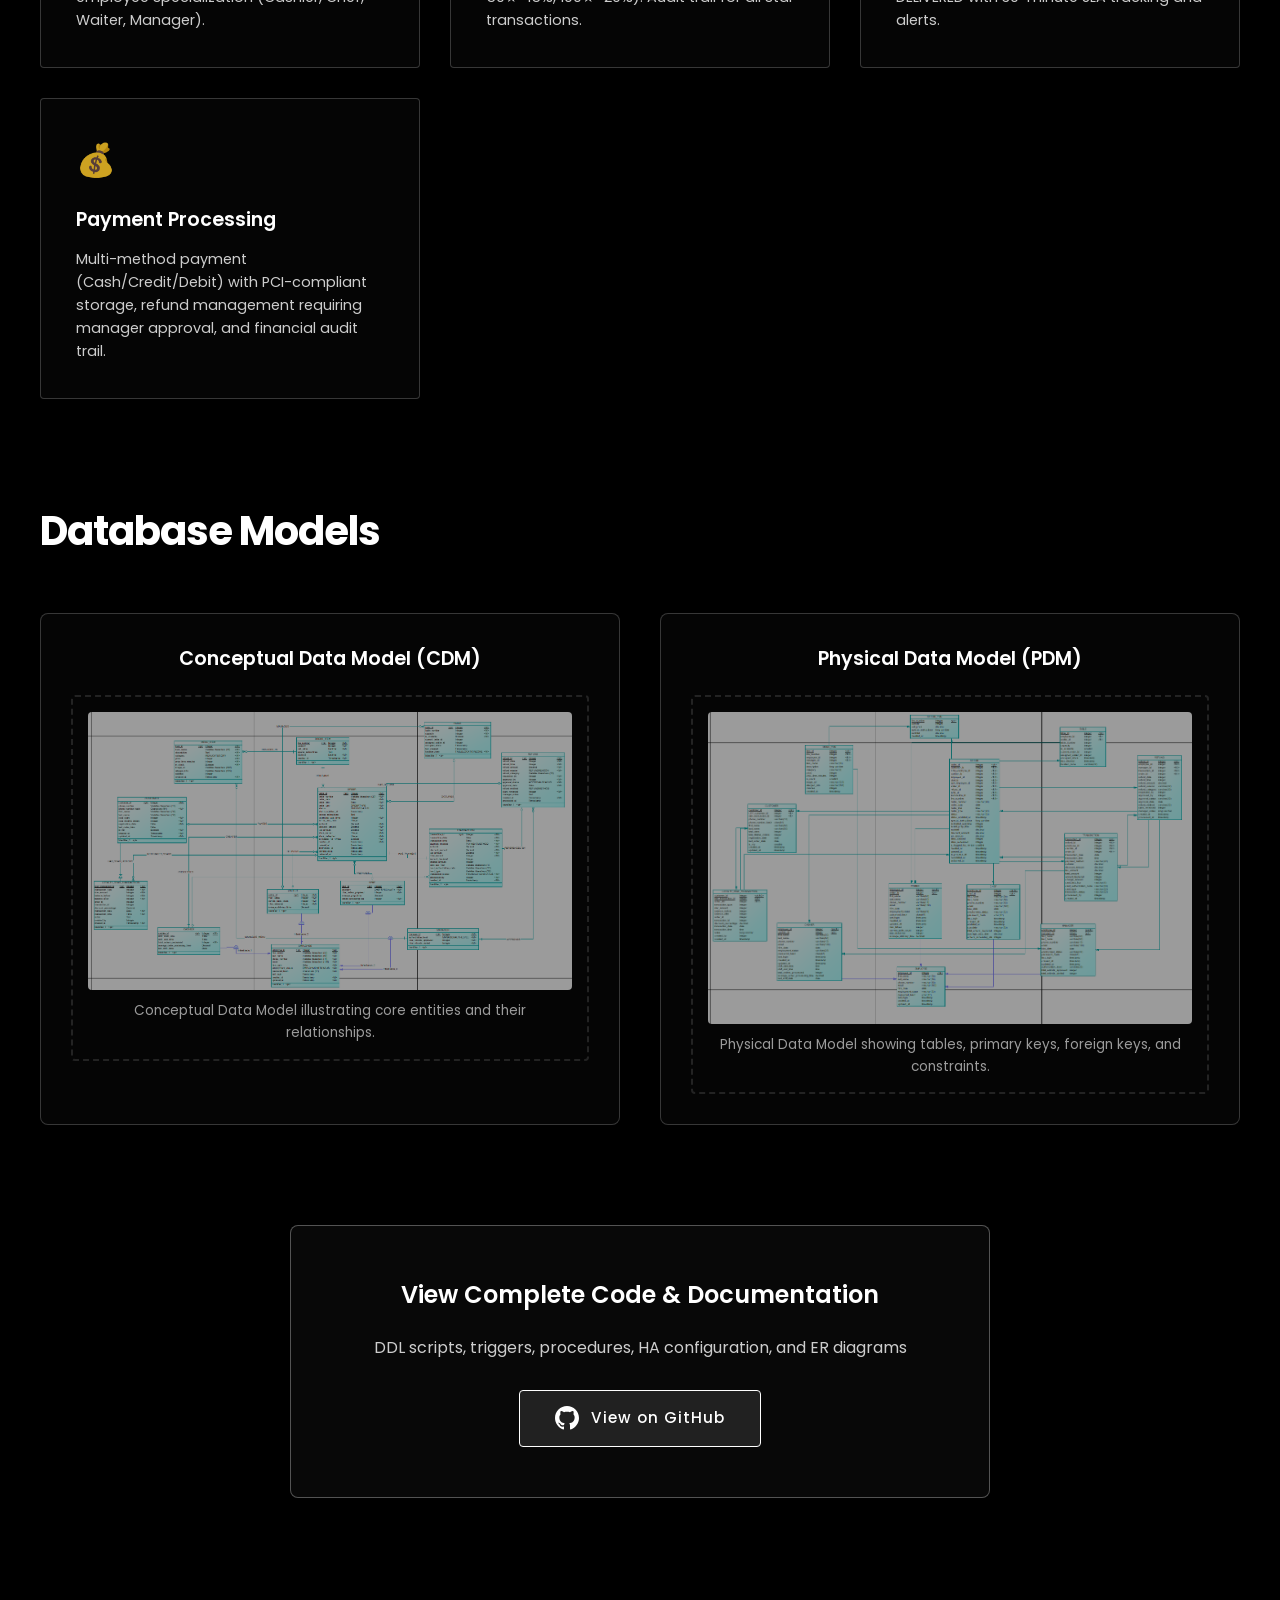
<file: techProjects/DineFlow.html>
<!DOCTYPE html>
<html lang="en">
<head>
  <meta charset="UTF-8">
  <meta name="viewport" content="width=device-width, initial-scale=1.0">
  <meta name="description" content="DineFlow - Fast-Casual restaurant database management system managing customer orders, loyalty programs, and real-time kitchen operations">
  <title>DineFlow | DBMS Project</title>
  <link rel="preconnect" href="https://fonts.googleapis.com">
  <link rel="preconnect" href="https://fonts.gstatic.com" crossorigin>
  <link href="https://fonts.googleapis.com/css2?family=Poppins:wght@300;400;600;700;800&family=Space+Grotesk:wght@700;800&family=JetBrains+Mono:wght@400;600&display=swap" rel="stylesheet">
  <style>
    * {
      margin: 0;
      padding: 0;
      box-sizing: border-box;
    }

    html {
      scroll-behavior: smooth;
      overflow-x: hidden;
    }

    body {
      font-family: "Poppins", sans-serif;
      color: #fff;
      background-color: #000;
      overflow-x: hidden;
      line-height: 1.6;
      -webkit-font-smoothing: antialiased;
      -moz-osx-font-smoothing: grayscale;
    }

    /* Starfield Background */
    #starfield {
      position: fixed;
      top: 0;
      left: 0;
      width: 100%;
      height: 100%;
      z-index: -1;
      background: #000;
      will-change: transform;
    }

    /* Back Button */
    .back-button {
      position: fixed;
      top: clamp(15px, 3vw, 30px);
      left: clamp(15px, 3vw, 30px);
      z-index: 1000;
      display: flex;
      align-items: center;
      gap: 8px;
      color: #fff;
      text-decoration: none;
      font-size: clamp(11px, 1.5vw, 14px);
      font-weight: 400;
      letter-spacing: 1px;
      padding: clamp(10px, 1.5vw, 12px) clamp(14px, 2.5vw, 20px);
      border: 1px solid rgba(255, 255, 255, 0.3);
      background: rgba(0, 0, 0, 0.85);
      backdrop-filter: blur(10px);
      transition: all 0.3s ease;
      border-radius: 4px;
      white-space: nowrap;
    }

    .back-button:hover,
    .back-button:focus {
      border-color: #fff;
      background: rgba(255, 255, 255, 0.1);
      transform: translateX(-5px);
      outline: none;
    }

    .back-button svg {
      width: clamp(14px, 2vw, 20px);
      height: clamp(14px, 2vw, 20px);
      flex-shrink: 0;
    }

    /* Quick Nav */
    .quick-nav {
      position: fixed;
      right: clamp(20px, 4vw, 40px);
      top: 50%;
      transform: translateY(-50%);
      z-index: 999;
      display: flex;
      flex-direction: column;
      gap: 15px;
    }

    .nav-dot {
      width: 12px;
      height: 12px;
      border-radius: 50%;
      border: 2px solid rgba(255, 255, 255, 0.3);
      background: transparent;
      cursor: pointer;
      transition: all 0.3s ease;
      position: relative;
    }

    .nav-dot:hover,
    .nav-dot:focus {
      border-color: #fff;
      background: rgba(255, 255, 255, 0.2);
      outline: 2px solid rgba(255, 255, 255, 0.3);
      outline-offset: 2px;
    }

    .nav-dot.active {
      background: #fff;
      border-color: #fff;
    }

    .nav-dot::before {
      content: attr(data-label);
      position: absolute;
      right: 25px;
      top: 50%;
      transform: translateY(-50%);
      font-size: 11px;
      letter-spacing: 1px;
      opacity: 0;
      transition: opacity 0.3s ease;
      white-space: nowrap;
      pointer-events: none;
    }

    .nav-dot:hover::before {
      opacity: 1;
    }

    /* Hero Section */
    .hero-section {
      min-height: clamp(500px, 70vh, 800px);
      position: relative;
      display: flex;
      align-items: center;
      justify-content: center;
      overflow: hidden;
      padding: clamp(80px, 12vh, 120px) 20px clamp(40px, 8vh, 60px);
    }

    .hero-overlay {
      position: absolute;
      top: 0;
      left: 0;
      width: 100%;
      height: 100%;
      background: linear-gradient(
        to bottom,
        rgba(0, 0, 0, 0.7) 0%,
        rgba(0, 0, 0, 0.85) 100%
      );
    }

    .hero-content {
      position: relative;
      z-index: 2;
      text-align: center;
      padding: 0 20px;
      max-width: 1200px;
      margin: 0 auto;
    }

    .hero-badge {
      display: inline-block;
      font-size: clamp(0.6rem, 1.5vw, 0.75rem);
      letter-spacing: clamp(1.5px, 0.5vw, 3px);
      text-transform: uppercase;
      padding: clamp(6px, 1vw, 8px) clamp(12px, 2.5vw, 20px);
      border: 1px solid rgba(255, 255, 255, 0.3);
      background: rgba(255, 255, 255, 0.05);
      backdrop-filter: blur(10px);
      margin-bottom: clamp(15px, 3vw, 25px);
      border-radius: 30px;
      line-height: 1.4;
      max-width: 90vw;
      word-wrap: break-word;
    }

    .project-title {
      font-family: 'Space Grotesk', sans-serif;
      font-size: clamp(3rem, 12vw, 7rem);
      font-weight: 800;
      letter-spacing: clamp(-2px, -0.3vw, -3px);
      line-height: 1.1;
      margin-bottom: clamp(15px, 2.5vw, 20px);
      background: linear-gradient(135deg, #fff 0%, #a0a0a0 100%);
      -webkit-background-clip: text;
      -webkit-text-fill-color: transparent;
      background-clip: text;
      word-break: break-word;
    }

    .project-subtitle {
      font-size: clamp(0.9rem, 2.5vw, 1.3rem);
      font-weight: 300;
      opacity: 0.9;
      max-width: 700px;
      margin: 0 auto;
      line-height: 1.6;
    }

    /* Content Wrapper */
    .content-wrapper {
      max-width: 1400px;
      margin: 0 auto;
      padding: 0 clamp(20px, 4vw, 40px) clamp(60px, 10vw, 100px);
    }

    /* TL;DR Summary Card */
    .tldr-section {
      margin: clamp(-60px, -8vw, -80px) auto clamp(60px, 8vw, 80px);
      max-width: 900px;
      position: relative;
      z-index: 10;
    }

    .tldr-card {
      border: 1px solid rgba(255, 255, 255, 0.3);
      background: rgba(0, 0, 0, 0.85);
      backdrop-filter: blur(20px);
      padding: clamp(30px, 5vw, 50px);
      border-radius: 8px;
    }

    .tldr-header {
      font-size: clamp(0.65rem, 1.2vw, 0.75rem);
      letter-spacing: clamp(2px, 0.4vw, 3px);
      text-transform: uppercase;
      opacity: 0.5;
      margin-bottom: clamp(20px, 3vw, 25px);
    }

    .tldr-grid {
      display: grid;
      grid-template-columns: 1fr;
      gap: clamp(30px, 5vw, 50px);
      align-items: start;
    }

    .tldr-description h3 {
      font-size: clamp(1.3rem, 3vw, 1.8rem);
      font-weight: 600;
      letter-spacing: -0.5px;
      margin-bottom: clamp(15px, 2.5vw, 20px);
      line-height: 1.3;
    }

    .tldr-description p {
      font-size: clamp(0.9rem, 1.8vw, 1rem);
      line-height: 1.7;
      opacity: 0.85;
      margin-bottom: 15px;
    }

    .tldr-stats {
      display: grid;
      grid-template-columns: repeat(2, 1fr);
      gap: clamp(15px, 3vw, 25px);
    }

    .tldr-stat {
      text-align: center;
      padding: clamp(15px, 2vw, 20px);
      background: rgba(255, 255, 255, 0.02);
      border-radius: 6px;
      border: 1px solid rgba(255, 255, 255, 0.1);
    }

    .tldr-stat-number {
      font-family: 'Space Grotesk', sans-serif;
      font-size: clamp(1.8rem, 4vw, 2.5rem);
      font-weight: 800;
      letter-spacing: -1px;
      line-height: 1;
      margin-bottom: 8px;
    }

    .tldr-stat-label {
      font-size: clamp(0.65rem, 1.2vw, 0.75rem);
      opacity: 0.6;
      letter-spacing: 1px;
      text-transform: uppercase;
    }

    .tldr-tech {
      margin-top: clamp(25px, 4vw, 30px);
      padding-top: clamp(25px, 4vw, 30px);
      border-top: 1px solid rgba(255, 255, 255, 0.1);
      display: flex;
      align-items: center;
      gap: clamp(8px, 2vw, 15px);
      flex-wrap: wrap;
    }

    .tech-label {
      font-size: clamp(0.65rem, 1.2vw, 0.75rem);
      letter-spacing: 2px;
      text-transform: uppercase;
      opacity: 0.5;
      flex-shrink: 0;
    }

    .tech-tag {
      font-size: clamp(0.7rem, 1.5vw, 0.85rem);
      padding: clamp(5px, 1vw, 6px) clamp(10px, 2vw, 14px);
      border: 1px solid rgba(255, 255, 255, 0.2);
      background: rgba(255, 255, 255, 0.05);
      border-radius: 20px;
      letter-spacing: 0.5px;
      font-family: 'JetBrains Mono', monospace;
    }

    /* Section Spacing */
    section {
      margin-bottom: clamp(60px, 10vw, 100px);
    }

    .section-title {
      font-size: clamp(1.8rem, 4vw, 2.5rem);
      font-weight: 700;
      letter-spacing: -1px;
      margin-bottom: clamp(30px, 5vw, 50px);
    }

    /* Features Grid */
    .features-grid {
      display: grid;
      grid-template-columns: repeat(auto-fit, minmax(min(280px, 100%), 1fr));
      gap: clamp(20px, 3vw, 30px);
    }

    .feature-card {
      border: 1px solid rgba(255, 255, 255, 0.2);
      padding: clamp(25px, 4vw, 35px);
      background: rgba(255, 255, 255, 0.02);
      transition: all 0.3s ease;
      border-radius: 4px;
    }

    .feature-card:hover,
    .feature-card:focus-within {
      border-color: #fff;
      background: rgba(255, 255, 255, 0.05);
      transform: translateY(-5px);
    }

    .feature-icon {
      font-size: clamp(1.8rem, 3vw, 2rem);
      margin-bottom: clamp(15px, 2.5vw, 20px);
      opacity: 0.8;
    }

    .feature-card h3 {
      font-size: clamp(1.1rem, 2vw, 1.2rem);
      font-weight: 600;
      margin-bottom: 12px;
    }

    .feature-card p {
      font-size: clamp(0.85rem, 1.5vw, 0.9rem);
      opacity: 0.8;
      line-height: 1.6;
    }

    /* Database Schema Section */
    .schema-grid {
      display: grid;
      grid-template-columns: 1fr;
      gap: clamp(30px, 5vw, 40px);
    }

    .schema-diagram {
      border: 1px solid rgba(255, 255, 255, 0.2);
      background: rgba(255, 255, 255, 0.02);
      padding: clamp(20px, 3vw, 30px);
      border-radius: 8px;
      width: 100%;
      overflow: hidden;
    }

    .schema-diagram h3 {
      font-size: clamp(1.1rem, 2vw, 1.2rem);
      font-weight: 600;
      margin-bottom: clamp(15px, 2.5vw, 20px);
      text-align: center;
    }

    .diagram-placeholder {
      width: 100%;
      display: flex;
      flex-direction: column;
      align-items: center;
      justify-content: center;
      border: 2px dashed rgba(255, 255, 255, 0.2);
      border-radius: 4px;
      text-align: center;
      opacity: 0.6;
      padding: 15px;
      overflow: hidden;
    }

    .diagram-placeholder img {
      width: 100%;
      max-width: 100%;
      height: auto;
      border-radius: 4px;
      display: block;
      object-fit: contain;
    }

    .diagram-placeholder p {
      font-size: clamp(0.75rem, 1.5vw, 0.85rem);
      margin-top: 10px;
      padding: 0 10px;
    }

    /* GitHub Section */
    .github-section {
      text-align: center;
    }

    .github-card {
      border: 1px solid rgba(255, 255, 255, 0.3);
      background: rgba(255, 255, 255, 0.03);
      padding: clamp(40px, 6vw, 50px);
      border-radius: 8px;
      max-width: 700px;
      margin: 0 auto;
    }

    .github-card h3 {
      font-size: clamp(1.3rem, 2.5vw, 1.5rem);
      font-weight: 600;
      margin-bottom: clamp(15px, 2.5vw, 20px);
    }

    .github-card p {
      font-size: clamp(0.9rem, 1.8vw, 1rem);
      opacity: 0.8;
      margin-bottom: clamp(25px, 4vw, 30px);
    }

    .github-button {
      display: inline-flex;
      align-items: center;
      gap: 12px;
      padding: clamp(12px, 2vw, 15px) clamp(25px, 4vw, 35px);
      border: 1px solid #fff;
      background: rgba(255, 255, 255, 0.1);
      color: #fff;
      text-decoration: none;
      font-size: clamp(0.85rem, 1.5vw, 0.95rem);
      font-weight: 500;
      letter-spacing: 1px;
      transition: all 0.3s ease;
      border-radius: 4px;
    }

    .github-button:hover,
    .github-button:focus {
      background: #fff;
      color: #000;
      transform: translateY(-3px);
      box-shadow: 0 10px 30px rgba(255, 255, 255, 0.2);
      outline: none;
    }

    .github-button svg {
      width: clamp(20px, 3vw, 24px);
      height: clamp(20px, 3vw, 24px);
      flex-shrink: 0;
    }

    /* Fade-in animations */
    .fade-in {
      opacity: 0;
      transform: translateY(30px);
      transition: opacity 0.6s ease, transform 0.6s ease;
    }

    .fade-in.visible {
      opacity: 1;
      transform: translateY(0);
    }

    /* Tablet Specific */
    @media (min-width: 640px) {
      .schema-grid {
        grid-template-columns: repeat(auto-fit, minmax(min(400px, 100%), 1fr));
      }
    }

    @media (min-width: 768px) {
      .tldr-grid {
        grid-template-columns: 2fr 1fr;
      }

      .tldr-stats {
        grid-template-columns: 1fr;
      }
    }

    /* Desktop Specific */
    @media (min-width: 1024px) {
      .tldr-stats {
        grid-template-columns: 1fr 1fr;
      }
    }

    /* Mobile Specific */
    @media (max-width: 767px) {
      .quick-nav {
        display: none;
      }

      .hero-badge {
        font-size: 0.55rem;
        letter-spacing: 1px;
        padding: 5px 10px;
        line-height: 1.3;
      }

      .features-grid {
        grid-template-columns: 1fr;
      }
    }

    /* Very Small Screens */
    @media (max-width: 374px) {
      .back-button {
        font-size: 10px;
        padding: 8px 12px;
        gap: 6px;
      }

      .back-button svg {
        width: 14px;
        height: 14px;
      }

      .hero-badge {
        font-size: 0.5rem;
        padding: 4px 8px;
      }

      .tldr-stat-number {
        font-size: 1.6rem;
      }
    }

    /* Reduce motion for accessibility */
    @media (prefers-reduced-motion: reduce) {
      html {
        scroll-behavior: auto;
      }

      * {
        animation-duration: 0.01ms !important;
        animation-iteration-count: 1 !important;
        transition-duration: 0.01ms !important;
      }

      .fade-in {
        opacity: 1;
        transform: translateY(0);
      }
    }

    /* High contrast mode support */
    @media (prefers-contrast: high) {
      .back-button,
      .feature-card,
      .schema-diagram,
      .github-card,
      .tldr-card {
        border-width: 2px;
      }
    }

    /* Print styles */
    @media print {
      .back-button,
      .quick-nav,
      #starfield {
        display: none;
      }

      body {
        background: white;
        color: black;
      }
    }
  </style>
</head>
<body>
  <canvas id="starfield" aria-hidden="true"></canvas>

  <!-- Back Button -->
  <a href="../techPro.html" class="back-button" aria-label="Go back to home page">
    <svg viewBox="0 0 24 24" fill="none" stroke="currentColor" stroke-width="2" aria-hidden="true">
      <path d="M19 12H5M12 19l-7-7 7-7"/>
    </svg>
    <span>BACK</span>
  </a>

  <!-- Quick Navigation -->
  <nav class="quick-nav" aria-label="Quick navigation">
    <button class="nav-dot active" data-label="OVERVIEW" data-target="overview" aria-label="Navigate to Overview section"></button>
    <button class="nav-dot" data-label="FEATURES" data-target="features" aria-label="Navigate to Features section"></button>
    <button class="nav-dot" data-label="SCHEMA" data-target="schema" aria-label="Navigate to Schema section"></button>
  </nav>

  <!-- Hero Section -->
  <section class="hero-section" id="overview">
    <div class="hero-overlay" aria-hidden="true"></div>
    <div class="hero-content">
      <p class="hero-badge">DATABASE MANAGEMENT SYSTEM</p>
      <h1 class="project-title">DineFlow</h1>
      <p class="project-subtitle">Fast-Casual restaurant database management system managing customer orders, loyalty programs, and real-time kitchen operations</p>
    </div>
  </section>

  <!-- Main Content -->
  <div class="content-wrapper">

    <!-- TL;DR Summary Card -->
    <section class="tldr-section">
      <div class="tldr-card">
        <p class="tldr-header">PROJECT OVERVIEW</p>
        <div class="tldr-grid">
          <div class="tldr-description">
            <h3>A payment-first system with loyalty rewards and kitchen workflow management</h3>
            <p>Designed and implemented a comprehensive database suitable for fast-casual restaurant operations. Handles order placement, payment processing, loyalty star system, and real-time kitchen order tracking with a 30-minute service level agreement.</p>
          </div>
          <div class="tldr-stats">
            <div class="tldr-stat">
              <div class="tldr-stat-number">11</div>
              <div class="tldr-stat-label">Core Entities</div>
            </div>
            <div class="tldr-stat">
              <div class="tldr-stat-number">30min</div>
              <div class="tldr-stat-label">Order SLA</div>
            </div>
            <div class="tldr-stat">
              <div class="tldr-stat-number">4</div>
              <div class="tldr-stat-label">User Roles</div>
            </div>
            <div class="tldr-stat">
              <div class="tldr-stat-number">ACID</div>
              <div class="tldr-stat-label">Compliant</div>
            </div>
          </div>
        </div>
        <div class="tldr-tech">
          <span class="tech-label">Tech Stack:</span>
          <span class="tech-tag">MySQL</span>
          <span class="tech-tag">ER Modeling</span>
          <span class="tech-tag">Triggers</span>
          <span class="tech-tag">Stored Procedures</span>
        </div>
      </div>
    </section>

    <!-- Features Grid -->
    <section class="features-section fade-in" id="features">
      <h2 class="section-title">Key Components</h2>
      <div class="features-grid">
        <div class="feature-card">
          <div class="feature-icon" aria-hidden="true">📊</div>
          <h3>ER Model & Schema</h3>
          <p>11 core entities with proper relationships, cardinality constraints, and disjoint employee specialization (Cashier, Chef, Waiter, Manager).</p>
        </div>
        <div class="feature-card">
          <div class="feature-icon" aria-hidden="true">⭐</div>
          <h3>Loyalty System</h3>
          <p>Star-based rewards with automatic discount tiers (10★=5%, 25★=10%, 50★=15%, 100★=20%). Audit trail for all star transactions.</p>
        </div>
        <div class="feature-card">
          <div class="feature-icon" aria-hidden="true">🔄</div>
          <h3>Order Workflow</h3>
          <p>Complete lifecycle from PENDING → QUEUED → IN_PROCESS → COMPLETED → DELIVERED with 30-minute SLA tracking and alerts.</p>
        </div>
        <div class="feature-card">
          <div class="feature-icon" aria-hidden="true">💰</div>
          <h3>Payment Processing</h3>
          <p>Multi-method payment (Cash/Credit/Debit) with PCI-compliant storage, refund management requiring manager approval, and financial audit trail.</p>
        </div>
      </div>
    </section>

    <!-- Database Schema -->
    <section class="schema-section fade-in" id="schema">
      <h2 class="section-title">Database Models</h2>
      <div class="schema-grid">
        <!-- Conceptual Data Model -->
        <div class="schema-diagram">
          <h3>Conceptual Data Model (CDM)</h3>
          <div class="diagram-placeholder">
            <img
              src="../images/tech img/CDM Diagram - DineFlow.png"
              alt="Conceptual Data Model Diagram showing core entities and their relationships"
              loading="lazy"
            />
            <p>Conceptual Data Model illustrating core entities and their relationships.</p>
          </div>
        </div>

        <!-- Physical Data Model -->
        <div class="schema-diagram">
          <h3>Physical Data Model (PDM)</h3>
          <div class="diagram-placeholder">
            <img
              src="../images/tech img/PDM Diagram- DineFlow.png"
              alt="Physical Data Model Diagram showing tables, primary keys, foreign keys, and constraints"
              loading="lazy"
            />
            <p>Physical Data Model showing tables, primary keys, foreign keys, and constraints.</p>
          </div>
        </div>
      </div>
    </section>

    <!-- GitHub Section -->
    <section class="github-section fade-in">
      <div class="github-card">
        <h3>View Complete Code & Documentation</h3>
        <p>DDL scripts, triggers, procedures, HA configuration, and ER diagrams</p>
        <a href="https://github.com/sea0ic/Dineflow-Database-Management-System-" class="github-button" target="_blank" rel="noopener noreferrer">
          <svg viewBox="0 0 24 24" fill="currentColor" aria-hidden="true">
            <path d="M12 0c-6.626 0-12 5.373-12 12 0 5.302 3.438 9.8 8.207 11.387.599.111.793-.261.793-.577v-2.234c-3.338.726-4.033-1.416-4.033-1.416-.546-1.387-1.333-1.756-1.333-1.756-1.089-.745.083-.729.083-.729 1.205.084 1.839 1.237 1.839 1.237 1.07 1.834 2.807 1.304 3.492.997.107-.775.418-1.305.762-1.604-2.665-.305-5.467-1.334-5.467-5.931 0-1.311.469-2.381 1.236-3.221-.124-.303-.535-1.524.117-3.176 0 0 1.008-.322 3.301 1.23.957-.266 1.983-.399 3.003-.404 1.02.005 2.047.138 3.006.404 2.291-1.552 3.297-1.23 3.297-1.23.653 1.653.242 2.874.118 3.176.77.84 1.235 1.911 1.235 3.221 0 4.609-2.807 5.624-5.479 5.921.43.372.823 1.102.823 2.222v3.293c0 .319.192.694.801.576 4.765-1.589 8.199-6.086 8.199-11.386 0-6.627-5.373-12-12-12z"/>
          </svg>
          View on GitHub
        </a>
      </div>
    </section>

  </div>

  <script>
    // ========== STARFIELD WITH ASTEROIDS (Optimized) ==========
    const canvas = document.getElementById('starfield');
    const ctx = canvas.getContext('2d', { alpha: false });
    let canvasWidth = window.innerWidth;
    let canvasHeight = window.innerHeight;
    let animationFrameId;
    let stars = [];
    let asteroid = null;
    let asteroidTimer = 0;

    // Set canvas size
    function resizeCanvas() {
      canvasWidth = window.innerWidth;
      canvasHeight = window.innerHeight;
      canvas.width = canvasWidth;
      canvas.height = canvasHeight;
    }

    resizeCanvas();

    // Star class
    class Star {
      constructor() {
        this.reset();
      }

      reset() {
        this.x = Math.random() * canvasWidth;
        this.y = Math.random() * canvasHeight;
        this.sz = Math.random() * 0.4 + 0.01;
        this.br = Math.random() * 0.6 + 0.3;
        this.tw = Math.random() * 0.15 + 0.005;
        this.color = this.getPixieDustColor();
        this.rotation = Math.random() * Math.PI * 2;
      }

      getPixieDustColor() {
        const colors = [
          { r: 255, g: 255, b: 255 },
          { r: 200, g: 220, b: 255 },
          { r: 230, g: 200, b: 255 },
          { r: 255, g: 240, b: 200 }
        ];
        return colors[Math.floor(Math.random() * colors.length)];
      }

      update() {
        this.br += this.tw;
        if (this.br > 1 || this.br < 0.2) this.tw *= -1;
      }

      drawStar(x, y, size, brightness) {
        ctx.save();
        ctx.translate(x, y);
        ctx.rotate(this.rotation);
        ctx.beginPath();
        for (let i = 0; i < 4; i++) {
          const angle = (Math.PI / 2) * i;
          const x1 = Math.cos(angle) * size;
          const y1 = Math.sin(angle) * size;
          const x2 = Math.cos(angle + Math.PI / 4) * (size * 0.3);
          const y2 = Math.sin(angle + Math.PI / 4) * (size * 0.3);
          if (i === 0) ctx.moveTo(x1, y1);
          else ctx.lineTo(x1, y1);
          ctx.lineTo(x2, y2);
        }
        ctx.closePath();
        ctx.fillStyle = `rgba(${this.color.r},${this.color.g},${this.color.b},${brightness})`;
        ctx.fill();
        ctx.restore();
      }

      draw() {
        const glow = ctx.createRadialGradient(this.x, this.y, 0, this.x, this.y, this.sz * 4);
        glow.addColorStop(0, `rgba(${this.color.r},${this.color.g},${this.color.b},${this.br * 0.6})`);
        glow.addColorStop(0.5, `rgba(${this.color.r},${this.color.g},${this.color.b},${this.br * 0.2})`);
        glow.addColorStop(1, `rgba(${this.color.r},${this.color.g},${this.color.b},0)`);
        ctx.fillStyle = glow;
        ctx.fillRect(this.x - this.sz * 4, this.y - this.sz * 4, this.sz * 8, this.sz * 8);
        this.drawStar(this.x, this.y, this.sz * 2, Math.max(0, Math.min(1, this.br)));
      }
    }

    // Asteroid class
    class Asteroid {
      constructor() {
        this.reset();
      }
      
      reset() {
        const leftToRight = Math.random() < 0.5;
        const verticalPos = canvasHeight * (0.2 + Math.random() * 0.6);
        
        if (leftToRight) {
          this.x = -50;
          this.y = verticalPos;
          this.targetX = canvasWidth + 50;
          this.targetY = verticalPos + (canvasHeight * 0.3) * (Math.random() < 0.5 ? 1 : -1);
        } else {
          this.x = canvasWidth + 50;
          this.y = verticalPos;
          this.targetX = -50;
          this.targetY = verticalPos + (canvasHeight * 0.3) * (Math.random() < 0.5 ? 1 : -1);
        }
        
        this.targetY = Math.max(0, Math.min(canvasHeight, this.targetY));
        
        const dx = this.targetX - this.x;
        const dy = this.targetY - this.y;
        const dist = Math.sqrt(dx * dx + dy * dy);
        
        this.speed = 3 + Math.random() * 2;
        this.vx = (dx / dist) * this.speed;
        this.vy = (dy / dist) * this.speed;
        
        this.size = 2 + Math.random() * 3;
        this.rotation = Math.random() * Math.PI * 2;
        this.rotationSpeed = (Math.random() - 0.5) * 0.1;
        this.trail = [];
        this.shimmer = 0;
      }
      
      update() {
        this.x += this.vx;
        this.y += this.vy;
        this.rotation += this.rotationSpeed;
        this.shimmer += 0.08;
        
        this.trail.push({ x: this.x, y: this.y });
        if (this.trail.length > 30) this.trail.shift();
        
        if (this.x < -100 || this.x > canvasWidth + 100 || 
            this.y < -100 || this.y > canvasHeight + 100) {
          return false;
        }
        return true;
      }
      
      draw() {
        this.trail.forEach((point, i) => {
          const alpha = (i / this.trail.length) * 0.5;
          const progress = i / this.trail.length;
          
          const r = 255;
          const g = Math.floor(250 - progress * 10);
          const b = Math.floor(255 - progress * 15);
          
          const glow = ctx.createRadialGradient(point.x, point.y, 0, point.x, point.y, this.size * 2.5);
          glow.addColorStop(0, `rgba(${r}, ${g}, ${b}, ${alpha})`);
          glow.addColorStop(0.4, `rgba(240, 245, 255, ${alpha * 0.6})`);
          glow.addColorStop(0.7, `rgba(255, 250, 240, ${alpha * 0.3})`);
          glow.addColorStop(1, `rgba(255, 255, 255, 0)`);
          
          ctx.fillStyle = glow;
          ctx.beginPath();
          ctx.arc(point.x, point.y, this.size * 2 * (progress + 0.3), 0, Math.PI * 2);
          ctx.fill();
        });
        
        ctx.save();
        ctx.translate(this.x, this.y);
        ctx.rotate(this.rotation);
        
        const outerGlow = ctx.createRadialGradient(0, 0, 0, 0, 0, this.size * 3.5);
        outerGlow.addColorStop(0, `rgba(255, 255, 255, 0.4)`);
        outerGlow.addColorStop(0.3, `rgba(245, 250, 255, 0.25)`);
        outerGlow.addColorStop(0.6, `rgba(255, 252, 245, 0.15)`);
        outerGlow.addColorStop(1, `rgba(255, 255, 255, 0)`);
        ctx.fillStyle = outerGlow;
        ctx.beginPath();
        ctx.arc(0, 0, this.size * 3.5, 0, Math.PI * 2);
        ctx.fill();
        
        const gradient = ctx.createRadialGradient(-this.size * 0.3, -this.size * 0.3, 0, 0, 0, this.size * 1.3);
        gradient.addColorStop(0, '#ffffff');
        gradient.addColorStop(0.3, '#fafcff');
        gradient.addColorStop(0.6, '#fffef8');
        gradient.addColorStop(1, '#f0f5fa');
        
        ctx.beginPath();
        const points = 9;
        for (let i = 0; i < points; i++) {
          const angle = (Math.PI * 2 / points) * i;
          const variation = 0.75 + Math.sin(this.shimmer * 2 + i) * 0.12;
          const radius = this.size * variation;
          const x = Math.cos(angle) * radius;
          const y = Math.sin(angle) * radius;
          if (i === 0) ctx.moveTo(x, y);
          else ctx.lineTo(x, y);
        }
        ctx.closePath();
        ctx.fillStyle = gradient;
        ctx.fill();
        
        ctx.fillStyle = 'rgba(255, 255, 255, 0.95)';
        ctx.beginPath();
        ctx.arc(this.size * 0.35, -this.size * 0.25, this.size * 0.2, 0, Math.PI * 2);
        ctx.fill();
        
        ctx.fillStyle = 'rgba(240, 245, 255, 0.6)';
        ctx.beginPath();
        ctx.arc(-this.size * 0.2, this.size * 0.3, this.size * 0.12, 0, Math.PI * 2);
        ctx.fill();
        
        const shimmerValue = Math.sin(this.shimmer) * 0.5 + 0.5;
        const outlineR = Math.floor(200 + shimmerValue * 55);
        const outlineG = Math.floor(220 + shimmerValue * 35);
        const outlineB = 255;
        ctx.strokeStyle = `rgba(${outlineR}, ${outlineG}, ${outlineB}, ${0.3 + shimmerValue * 0.2})`;
        ctx.lineWidth = 0.8;
        ctx.stroke();
        
        ctx.restore();
      }
    }

    // Reduce star count on mobile for performance
    const starCount = window.innerWidth < 768 ? 200 : 400;
    for (let i = 0; i < starCount; i++) {
      stars.push(new Star());
    }

    // Animation loop
    function animate() {
      ctx.fillStyle = 'rgba(0,0,0,0.1)';
      ctx.fillRect(0, 0, canvasWidth, canvasHeight);
      
      stars.forEach(s => { 
        s.update(); 
        s.draw(); 
      });
      
      asteroidTimer++;
      if (!asteroid && asteroidTimer > 600 + Math.random() * 600) {
        asteroid = new Asteroid();
        asteroidTimer = 0;
      }
      
      if (asteroid) {
        const stillActive = asteroid.update();
        asteroid.draw();
        if (!stillActive) {
          asteroid = null;
        }
      }
      
      animationFrameId = requestAnimationFrame(animate);
    }

    animate();

    // Debounced resize handler
    let resizeTimeout;
    window.addEventListener('resize', () => {
      clearTimeout(resizeTimeout);
      resizeTimeout = setTimeout(() => {
        resizeCanvas();
        stars.forEach(s => s.reset());
      }, 250);
    });

    // Pause animation when tab is hidden (performance optimization)
    document.addEventListener('visibilitychange', () => {
      if (document.hidden) {
        cancelAnimationFrame(animationFrameId);
      } else {
        animate();
      }
    });

    // ========== SCROLL ANIMATIONS ==========
    const observerOptions = {
      threshold: 0.1,
      rootMargin: '0px 0px -50px 0px'
    };

    const observer = new IntersectionObserver((entries) => {
      entries.forEach(entry => {
        if (entry.isIntersecting) {
          entry.target.classList.add('visible');
        }
      });
    }, observerOptions);

    document.querySelectorAll('.fade-in').forEach(el => {
      observer.observe(el);
    });

    // ========== QUICK NAVIGATION ==========
    const navDots = document.querySelectorAll('.nav-dot');
    const sections = document.querySelectorAll('section[id]');

    navDots.forEach(dot => {
      dot.addEventListener('click', () => {
        const targetId = dot.getAttribute('data-target');
        const targetSection = document.getElementById(targetId);
        if (targetSection) {
          targetSection.scrollIntoView({ behavior: 'smooth', block: 'start' });
        }
      });
    });

    // Update active nav dot on scroll (throttled)
    let scrollTimeout;
    window.addEventListener('scroll', () => {
      if (scrollTimeout) return;
      scrollTimeout = setTimeout(() => {
        let current = '';
        sections.forEach(section => {
          const sectionTop = section.offsetTop;
          if (window.pageYOffset >= sectionTop - 200) {
            current = section.getAttribute('id');
          }
        });

        navDots.forEach(dot => {
          dot.classList.remove('active');
          if (dot.getAttribute('data-target') === current) {
            dot.classList.add('active');
          }
        });
        scrollTimeout = null;
      }, 100);
    });

    // ========== ACCESSIBILITY: Keyboard Navigation ==========
    navDots.forEach((dot, index) => {
      dot.setAttribute('tabindex', '0');
      dot.addEventListener('keydown', (e) => {
        if (e.key === 'Enter' || e.key === ' ') {
          e.preventDefault();
          dot.click();
        }
      });
    });
  </script>
</body>
</html>
</file>
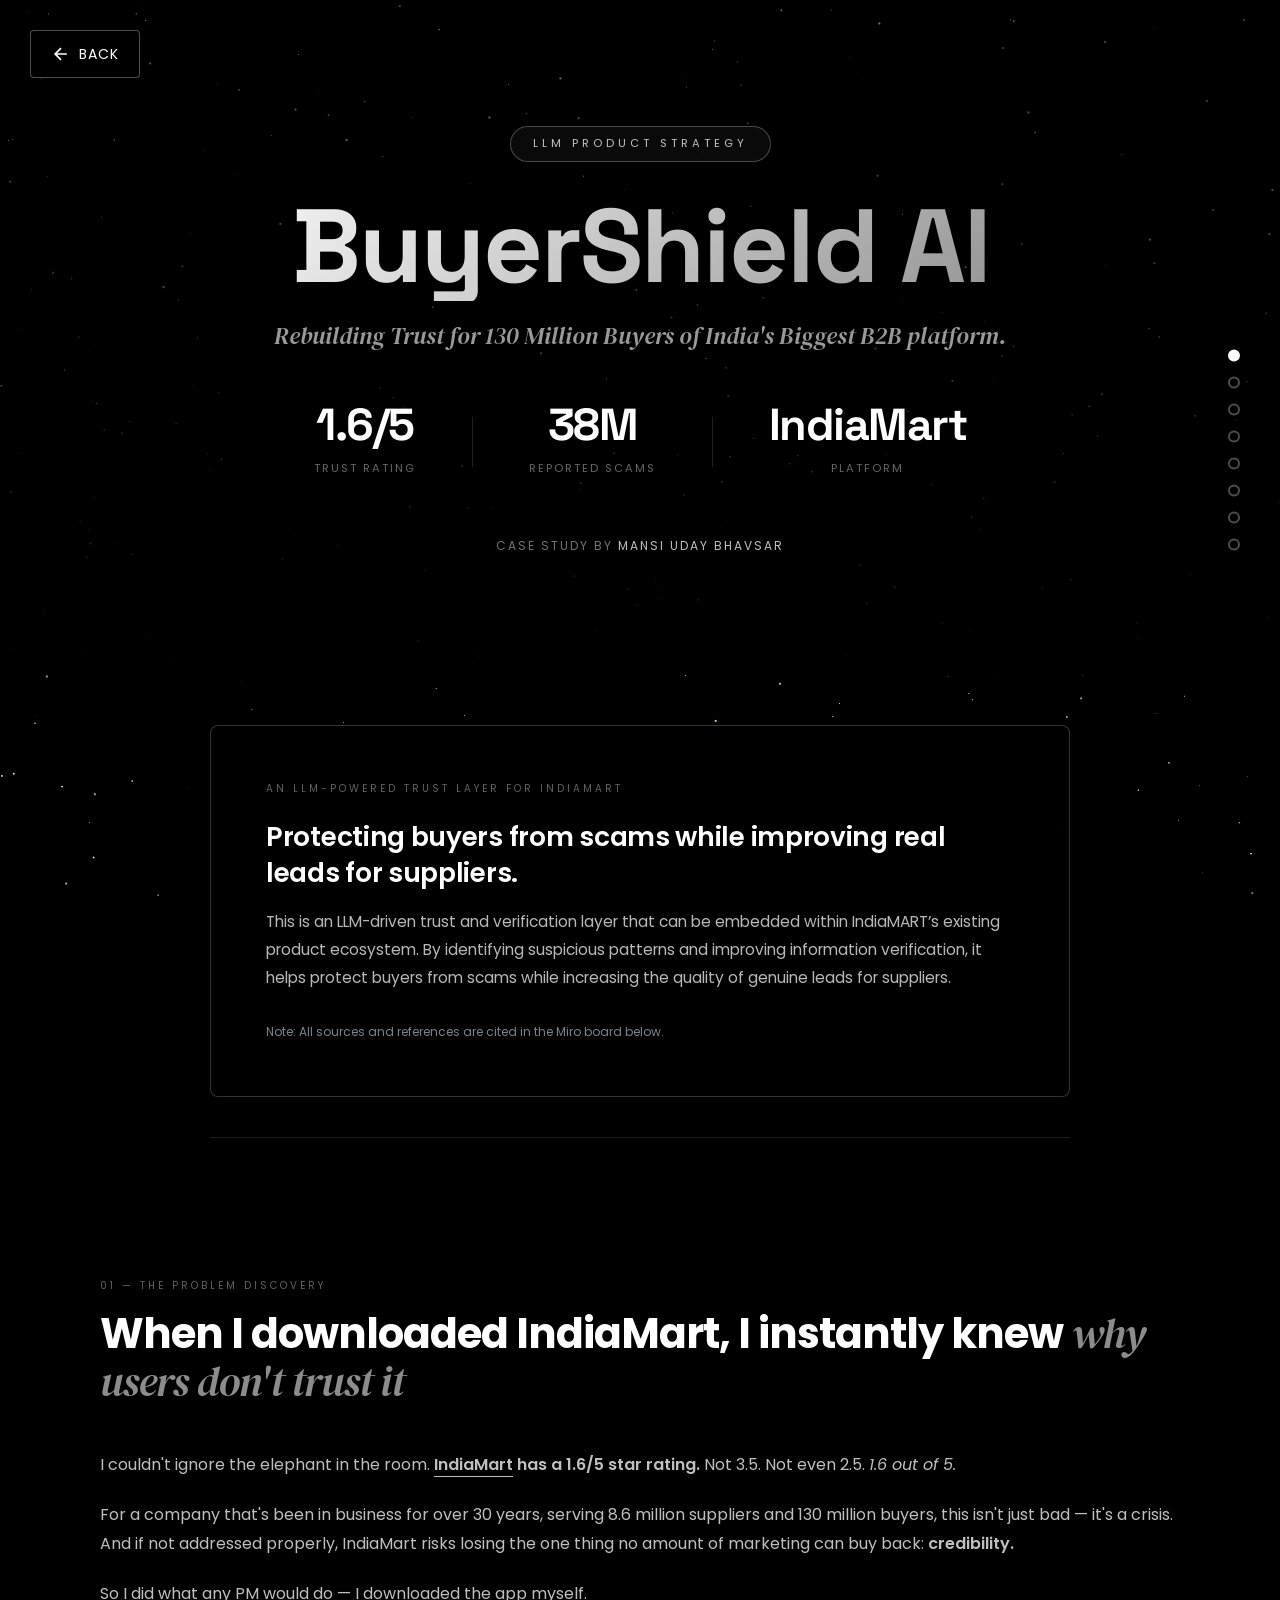
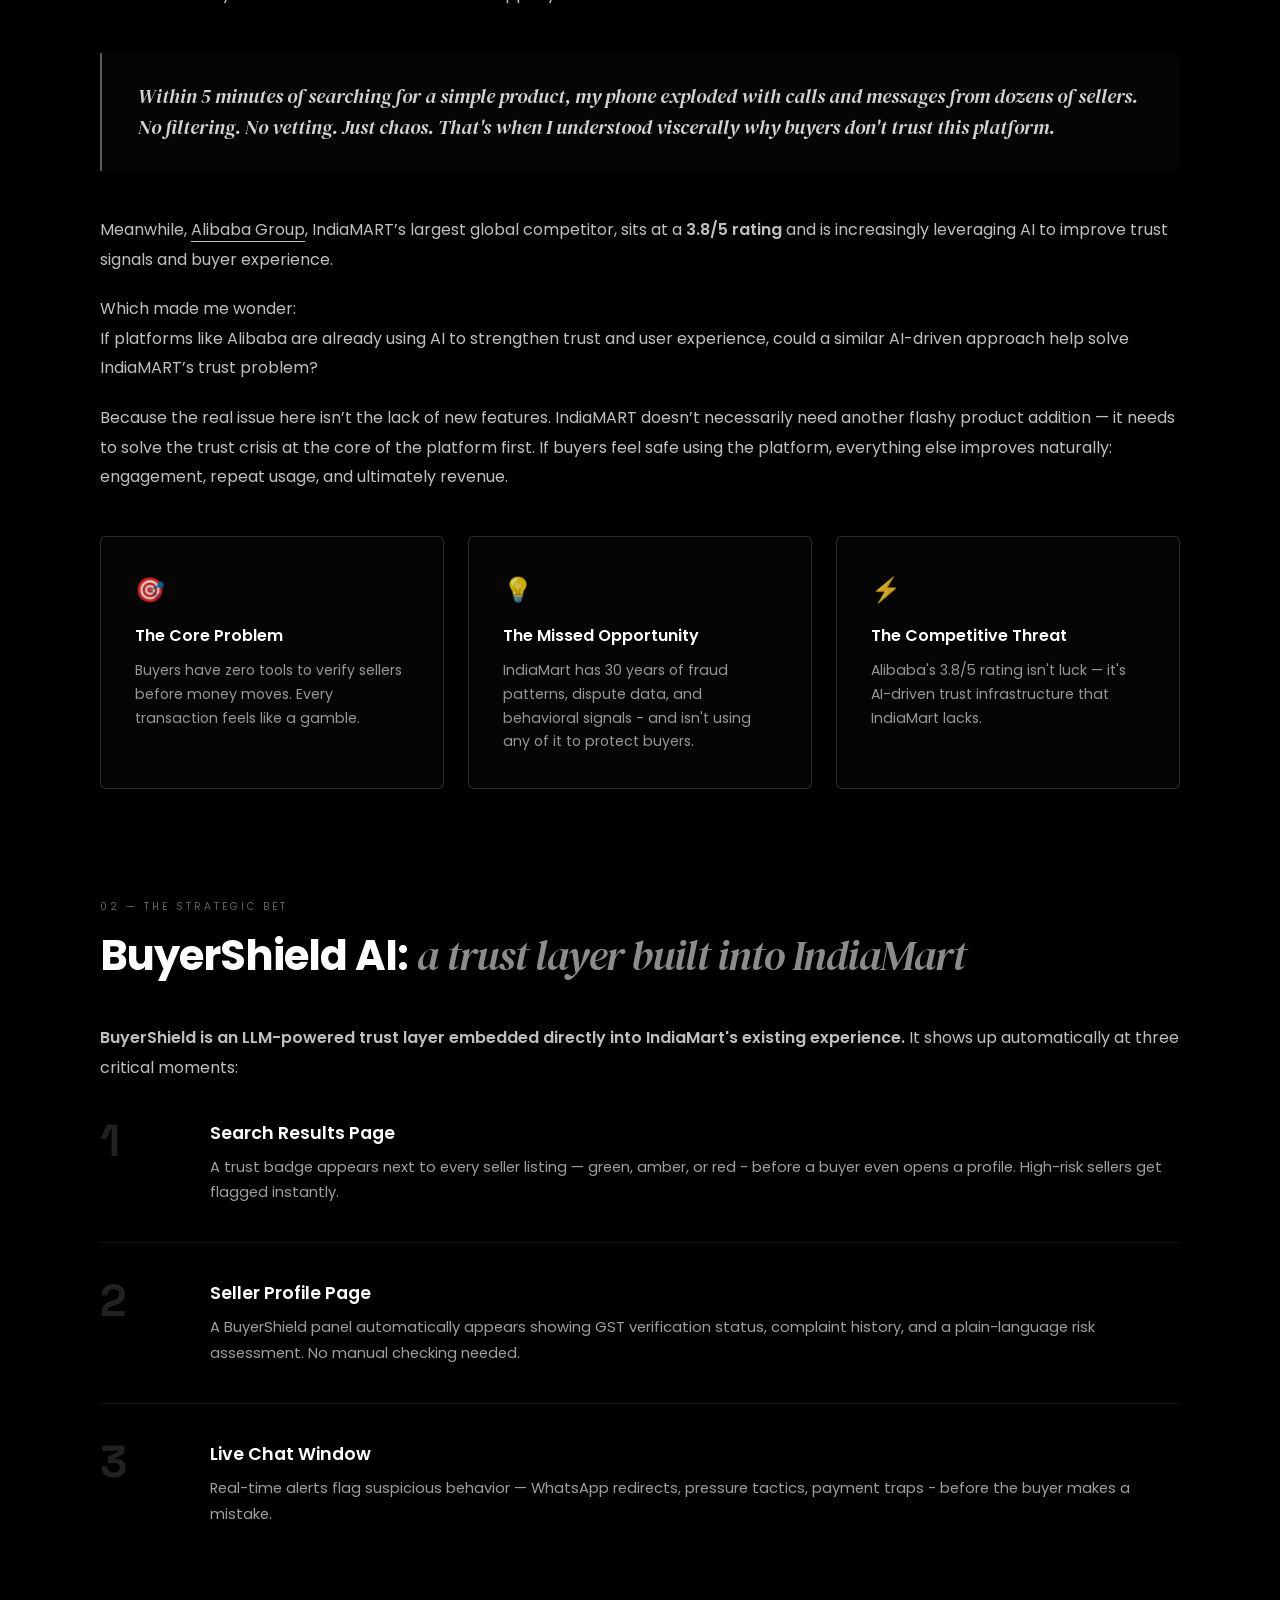
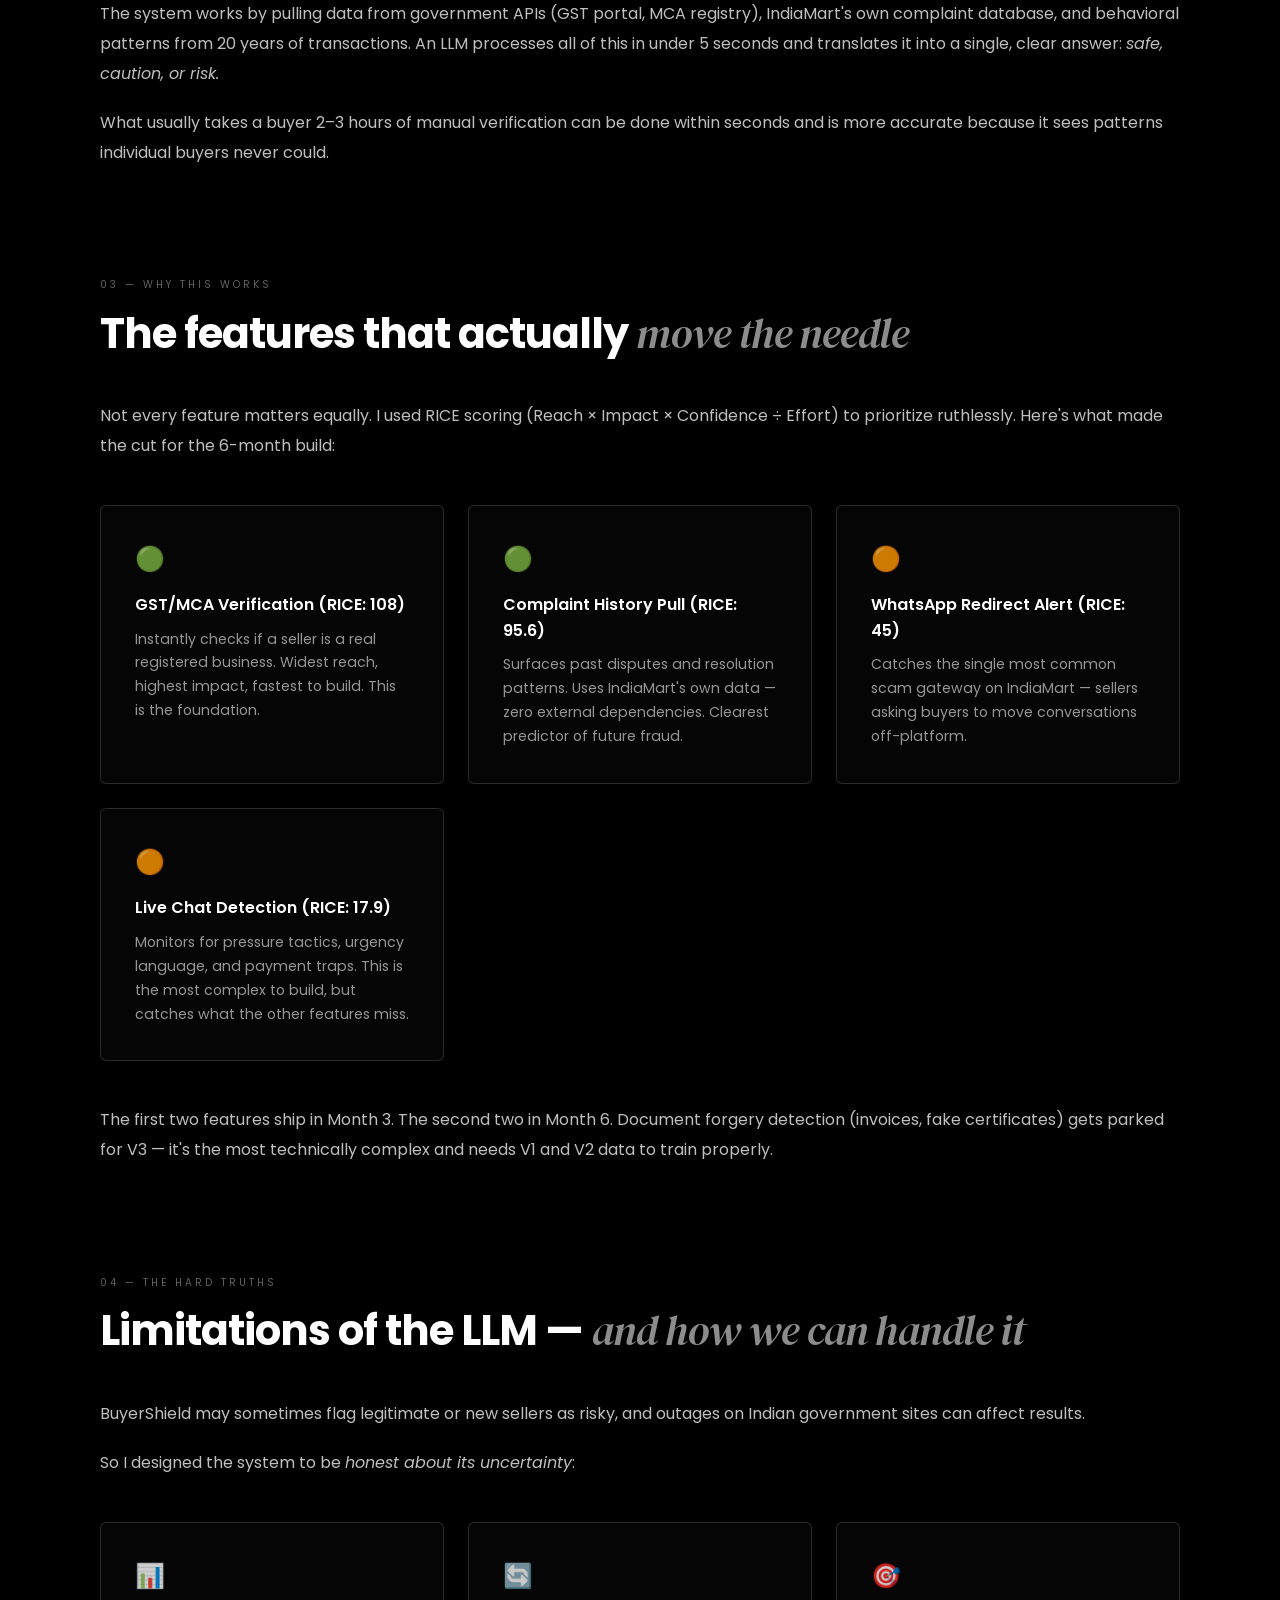
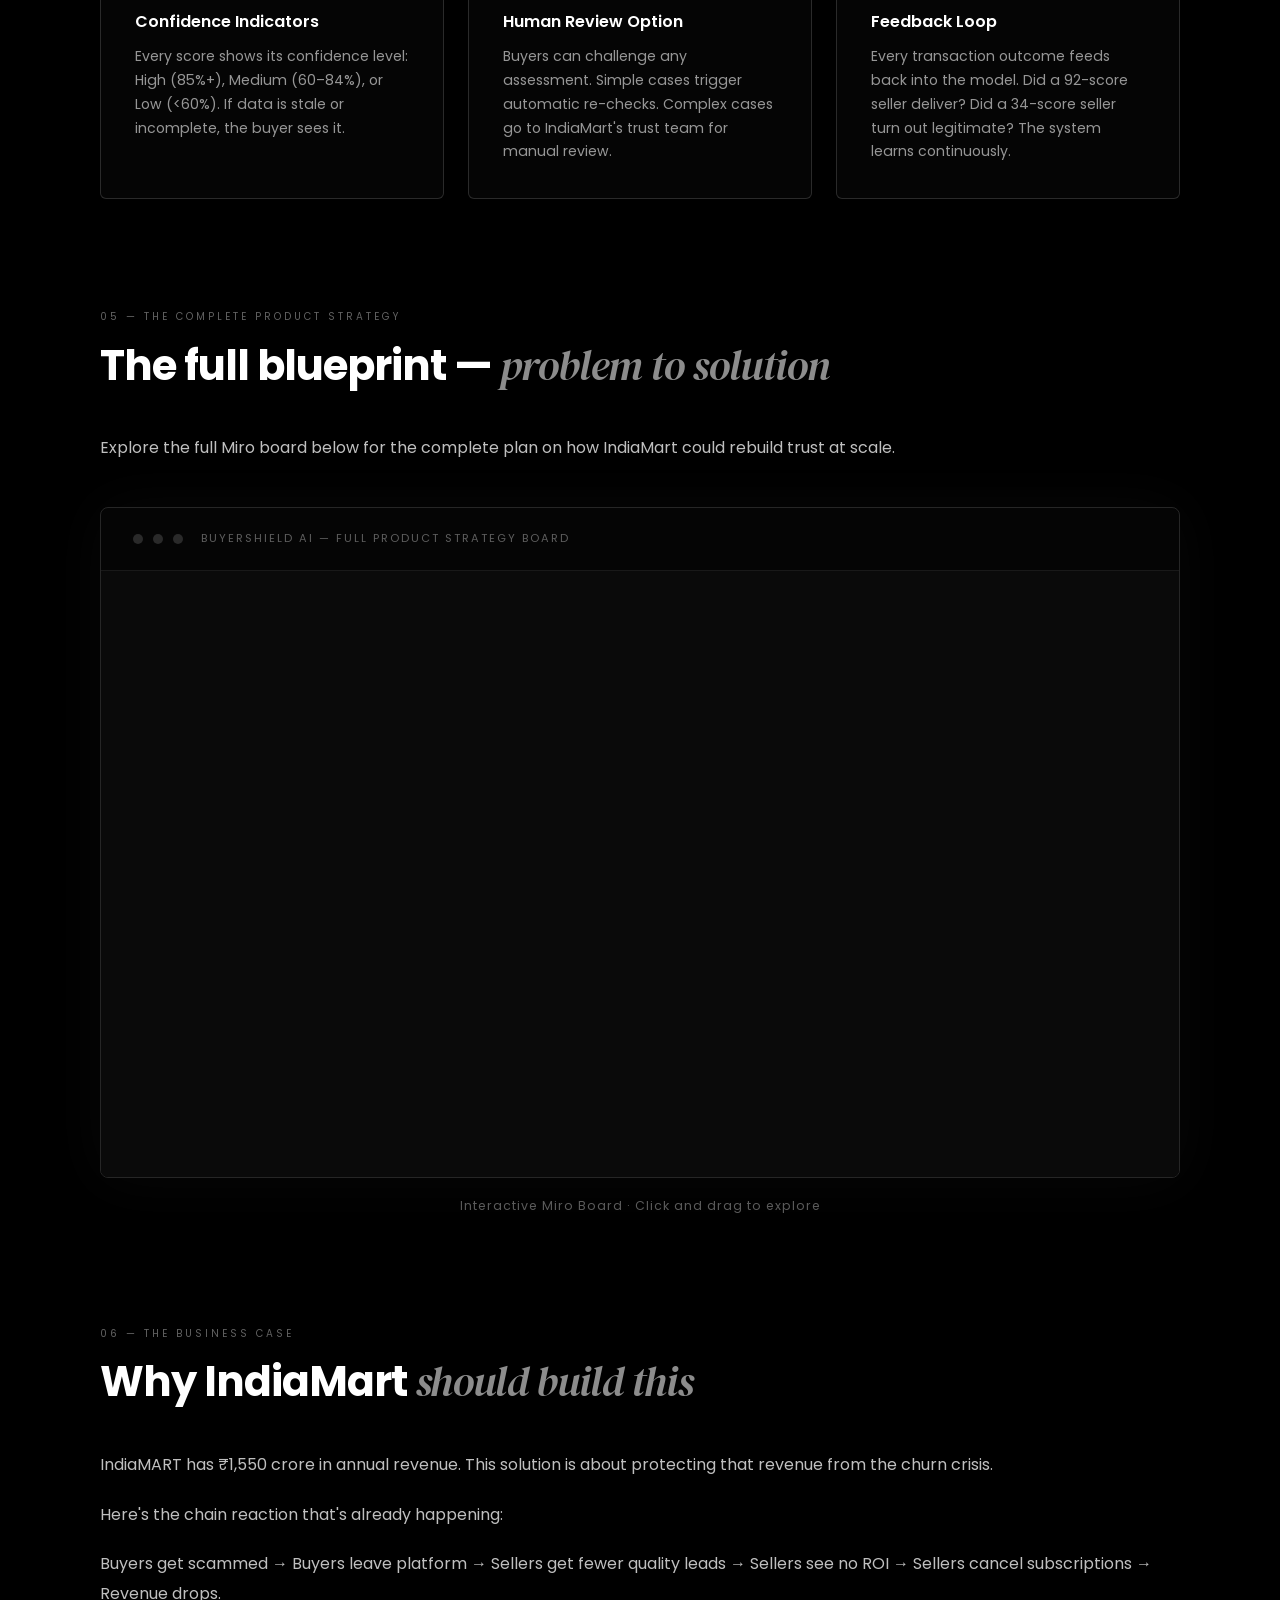
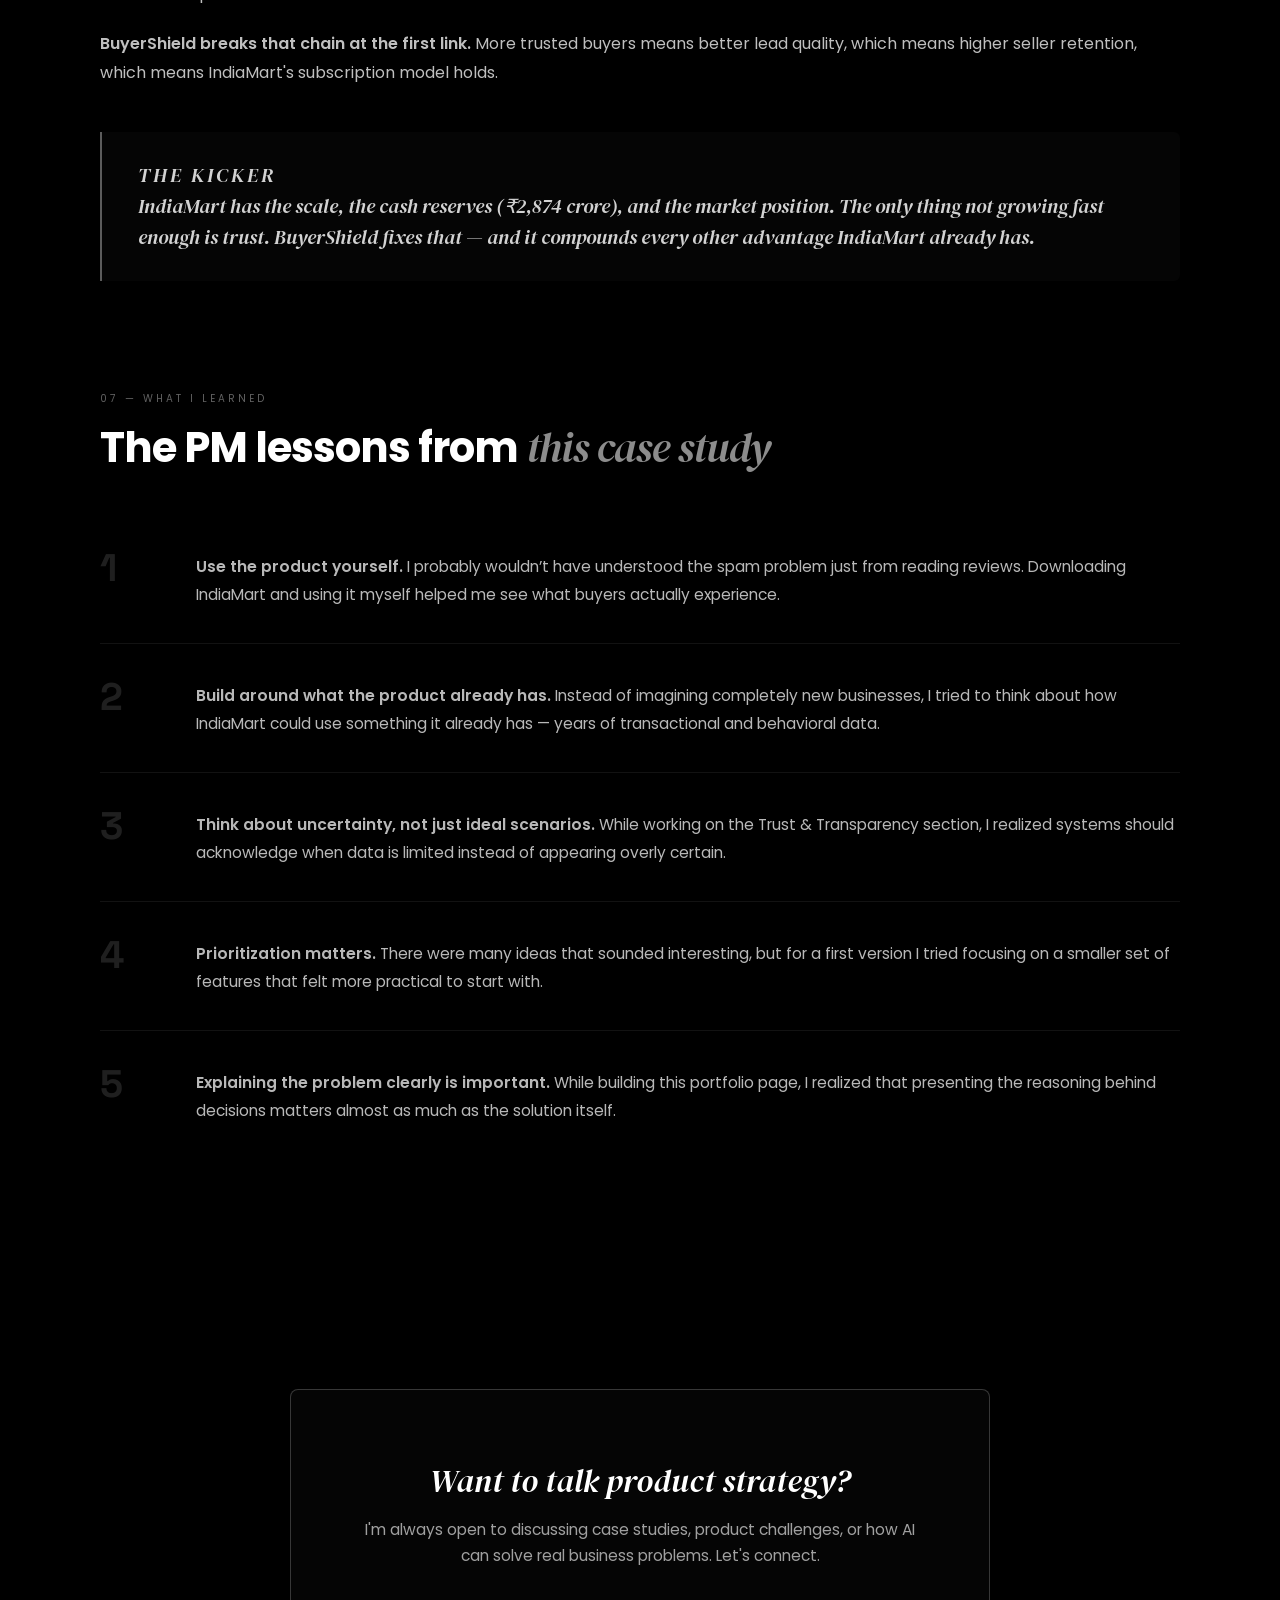
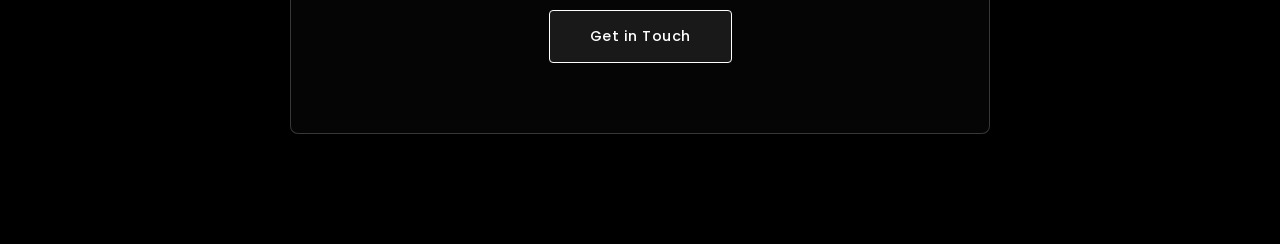
<file: techProjects/IndiaMart.html>
<!DOCTYPE html>
<html lang="en">
<head>
  <meta charset="UTF-8">
  <meta name="viewport" content="width=device-width, initial-scale=1.0">
  <meta name="description" content="BuyerShield AI — IndiaMart Case Study. Rebuilding trust for 130 million buyers.">
  <title>BuyerShield AI — IndiaMart Case Study</title>
  <link rel="preconnect" href="https://fonts.googleapis.com">
  <link rel="preconnect" href="https://fonts.gstatic.com" crossorigin>
  <link href="https://fonts.googleapis.com/css2?family=Poppins:ital,wght@0,300;0,400;0,600;0,700;1,300;1,400&family=Space+Grotesk:wght@700;800&family=DM+Serif+Display:ital@0;1&display=swap" rel="stylesheet">
  <style>
    *, *::before, *::after { margin: 0; padding: 0; box-sizing: border-box; }
    html { scroll-behavior: smooth; overflow-x: hidden; }
    body {
      font-family: "Poppins", sans-serif;
      color: #fff; background: #000;
      overflow-x: hidden; line-height: 1.6;
      -webkit-font-smoothing: antialiased;
    }

    /* ── STARFIELD ── */
    #starfield { position: fixed; top:0; left:0; width:100%; height:100%; z-index:-1; background:#000; }

    /* ── BACK BUTTON ── */
    .back-button {
      position: fixed; top: clamp(15px,3vw,30px); left: clamp(15px,3vw,30px);
      z-index: 1000; display: flex; align-items: center; gap: 8px;
      color: #fff; text-decoration: none;
      font-size: clamp(11px,1.5vw,14px); font-weight: 400; letter-spacing: 1px;
      padding: clamp(10px,1.5vw,12px) clamp(14px,2.5vw,20px);
      border: 1px solid rgba(255,255,255,0.3); background: rgba(0,0,0,0.85);
      backdrop-filter: blur(10px); transition: all 0.3s; border-radius: 4px;
    }
    .back-button:hover { border-color:#fff; background:rgba(255,255,255,0.1); transform:translateX(-5px); }
    .back-button svg { width:clamp(14px,2vw,20px); height:clamp(14px,2vw,20px); flex-shrink:0; }

    /* ── QUICK NAV ── */
    .quick-nav {
      position: fixed; right: clamp(20px,4vw,40px); top: 50%;
      transform: translateY(-50%); z-index: 999;
      display: flex; flex-direction: column; gap: 15px;
    }
    .nav-dot {
      width: 12px; height: 12px; border-radius: 50%;
      border: 2px solid rgba(255,255,255,0.3);
      background: transparent; cursor: pointer; transition: all 0.3s; position: relative;
    }
    .nav-dot:hover, .nav-dot.active { border-color:#fff; background:#fff; }
    .nav-dot::before {
      content: attr(data-label); position: absolute; right: 25px; top: 50%;
      transform: translateY(-50%); font-size: 10px; letter-spacing: 1.5px;
      opacity: 0; transition: opacity 0.3s; white-space: nowrap;
      pointer-events: none; color: rgba(255,255,255,0.7);
    }
    .nav-dot:hover::before { opacity: 1; }

    /* ── HERO ── */
    .hero-section {
      min-height: clamp(500px,75vh,850px); position: relative;
      display: flex; align-items: flex-end; justify-content: center;
      padding: clamp(80px,12vh,140px) 20px clamp(60px,10vh,100px); overflow: hidden;
    }
    .hero-overlay { position: absolute; inset: 0; background: linear-gradient(to bottom, rgba(0,0,0,0.5) 0%, rgba(0,0,0,0.92) 100%); }
    .hero-content { position: relative; z-index: 2; text-align: center; max-width: 1000px; margin: 0 auto; padding: 0 20px; }
    .hero-badge {
      display: inline-block; font-size: clamp(0.55rem,1.2vw,0.7rem);
      letter-spacing: clamp(2px,0.5vw,4px); text-transform: uppercase;
      padding: clamp(6px,1vw,8px) clamp(14px,2.5vw,22px);
      border: 1px solid rgba(255,255,255,0.25); background: rgba(255,255,255,0.04);
      backdrop-filter: blur(10px); margin-bottom: clamp(20px,3vw,30px);
      border-radius: 30px; color: rgba(255,255,255,0.75);
    }
    .project-title {
      font-family: 'Space Grotesk', sans-serif;
      font-size: clamp(2.8rem,10vw,6.5rem); font-weight: 800;
      letter-spacing: clamp(-2px,-0.3vw,-3px); line-height: 1.05;
      margin-bottom: clamp(10px,2vw,16px);
      background: linear-gradient(135deg, #fff 0%, #888 100%);
      -webkit-background-clip: text; -webkit-text-fill-color: transparent; background-clip: text;
    }
    .title-sub {
      font-family: 'DM Serif Display', serif; font-style: italic;
      font-size: clamp(1rem,2.5vw,1.5rem); font-weight: 400;
      color: rgba(255,255,255,0.6); margin-bottom: clamp(20px,3.5vw,32px);
    }
    .hero-stats { display: flex; gap: clamp(28px,5vw,56px); justify-content: center; flex-wrap: wrap; margin-top: clamp(30px,5vw,48px); }
    .hero-stat { text-align: center; }
    .hero-stat-num { font-family: 'Space Grotesk', sans-serif; font-size: clamp(1.8rem,4vw,2.8rem); font-weight: 800; letter-spacing: -1.5px; line-height: 1; display: block; margin-bottom: 6px; }
    .hero-stat-label { font-size: clamp(0.6rem,1.1vw,0.7rem); letter-spacing: 2px; text-transform: uppercase; opacity: 0.4; }
    .hero-divider { width: 1px; height: 50px; background: rgba(255,255,255,0.13); align-self: center; }

    /* ── LAYOUT ── */
    .content-wrapper { max-width: 1200px; margin: 0 auto; padding: 0 clamp(20px,5vw,60px) clamp(80px,12vw,120px); }

    /* ── OPENING CARD ── */
    .opening-card { margin: clamp(-60px,-8vw,-80px) auto clamp(70px,10vw,100px); max-width: 860px; position: relative; z-index: 10; }
    .opening-card-inner { border: 1px solid rgba(255,255,255,0.2); background: rgba(0,0,0,0.9); backdrop-filter: blur(20px); padding: clamp(30px,5vw,55px); border-radius: 8px; }
    .oc-eyebrow { font-size: 0.63rem; letter-spacing: 3px; text-transform: uppercase; opacity: 0.38; margin-bottom: clamp(16px,2.5vw,22px); }
    .oc-headline { font-size: clamp(1.2rem,2.8vw,1.65rem); font-weight: 600; line-height: 1.35; margin-bottom: clamp(14px,2vw,18px); letter-spacing: -0.3px; }
    .oc-body { font-size: clamp(0.88rem,1.7vw,0.97rem); line-height: 1.8; opacity: 0.72; }
    .oc-stats { display: grid; grid-template-columns: repeat(3,1fr); gap: clamp(10px,2vw,20px); margin-top: clamp(28px,4.5vw,40px); padding-top: clamp(28px,4.5vw,40px); border-top: 1px solid rgba(255,255,255,0.1); }
    .oc-stat { text-align: center; }
    .oc-stat-num { font-family: 'Space Grotesk', sans-serif; font-size: clamp(1.5rem,3vw,2.2rem); font-weight: 800; letter-spacing: -1px; line-height: 1; margin-bottom: 6px; }
    .oc-stat-lbl { font-size: clamp(0.58rem,1vw,0.68rem); opacity: 0.4; letter-spacing: 1.2px; text-transform: uppercase; line-height: 1.3; }

    /* ── SECTIONS ── */
    section { margin-bottom: clamp(70px,12vw,110px); }
    .section-eyebrow { font-size: 0.63rem; letter-spacing: 3px; text-transform: uppercase; opacity: 0.38; margin-bottom: clamp(10px,1.5vw,16px); }
    .section-title { font-size: clamp(1.7rem,4vw,2.6rem); font-weight: 700; letter-spacing: -1px; margin-bottom: clamp(26px,5vw,44px); line-height: 1.15; }
    .section-title em { font-family: 'DM Serif Display', serif; font-style: italic; font-weight: 400; color: rgba(255,255,255,0.55); }

    /* ── PROSE ── */
    .prose p { font-size: clamp(0.9rem,1.7vw,1rem); opacity: 0.75; line-height: 1.85; margin-bottom: clamp(14px,2vw,20px); }
    .prose p:last-child { margin-bottom: 0; }
    .prose strong { color: #fff; font-weight: 600; }
    .prose em { font-style: italic; }

    /* ── CALLOUT ── */
    .callout {
      border-left: 2px solid rgba(255,255,255,0.35);
      margin: clamp(28px,5vw,44px) 0;
      padding: clamp(18px,3vw,28px) clamp(20px,3.5vw,36px);
      background: rgba(255,255,255,0.02); border-radius: 0 6px 6px 0;
    }
    .callout-label { font-size: 0.58rem; letter-spacing: 3px; text-transform: uppercase; opacity: 0.38; margin-bottom: 10px; }
    .callout p { font-family: 'DM Serif Display', serif; font-style: italic; font-size: clamp(1rem,2.2vw,1.22rem); line-height: 1.6; opacity: 0.82; margin: 0; }

    /* ── INSIGHT CARDS ── */
    .insight-grid { display: grid; grid-template-columns: repeat(auto-fit, minmax(min(260px,100%),1fr)); gap: clamp(16px,2.5vw,24px); margin: clamp(28px,5vw,44px) 0; }
    .insight-card { border: 1px solid rgba(255,255,255,0.15); padding: clamp(24px,3.5vw,34px); border-radius: 6px; background: rgba(255,255,255,0.02); transition: all 0.3s; }
    .insight-card:hover { border-color: rgba(255,255,255,0.35); background: rgba(255,255,255,0.05); transform: translateY(-4px); }
    .insight-icon { font-size: 1.5rem; margin-bottom: 14px; display: block; opacity: 0.8; }
    .insight-title { font-size: clamp(0.88rem,1.6vw,1rem); font-weight: 600; margin-bottom: 10px; }
    .insight-text { font-size: clamp(0.78rem,1.3vw,0.88rem); opacity: 0.58; line-height: 1.7; }

    /* ── TIMELINE ── */
    .timeline { display: flex; flex-direction: column; }
    .timeline-item { display: grid; grid-template-columns: auto 1fr; gap: clamp(20px,3.5vw,40px); padding: clamp(22px,3.5vw,36px) 0; border-bottom: 1px solid rgba(255,255,255,0.07); align-items: start; }
    .timeline-item:last-child { border-bottom: none; }
    .timeline-num { font-family: 'Space Grotesk', sans-serif; font-size: clamp(1.8rem,4vw,2.8rem); font-weight: 800; letter-spacing: -2px; opacity: 0.13; line-height: 1; width: clamp(40px,6vw,70px); flex-shrink: 0; }
    .timeline-content h3 { font-size: clamp(0.95rem,1.8vw,1.1rem); font-weight: 600; margin-bottom: 8px; }
    .timeline-content p { font-size: clamp(0.83rem,1.5vw,0.92rem); opacity: 0.62; line-height: 1.75; margin: 0; }

    /* ── MIRO BOARD ── */
    .miro-wrap { border: 1px solid rgba(255,255,255,0.15); border-radius: 8px; overflow: hidden; box-shadow: 0 0 60px rgba(255,255,255,0.03); }
    .miro-header { padding: clamp(14px,2vw,22px) clamp(20px,3vw,32px); border-bottom: 1px solid rgba(255,255,255,0.08); display: flex; align-items: center; gap: 10px; background: rgba(255,255,255,0.02); }
    .miro-dot { width: 10px; height: 10px; border-radius: 50%; background: rgba(255,255,255,0.15); }
    .miro-title-bar { font-size: 0.7rem; letter-spacing: 2px; text-transform: uppercase; opacity: 0.35; margin-left: 8px; }
    .miro-embed-inner { position: relative; width: 100%; padding-bottom: 56.25%; background: #0a0a0a; }
    .miro-embed-inner iframe { position: absolute; inset: 0; width: 100%; height: 100%; border: none; }
    .miro-caption { text-align: center; margin-top: clamp(12px,2vw,18px); font-size: clamp(0.7rem,1.2vw,0.78rem); opacity: 0.35; letter-spacing: 1px; }

    /* ── LESSONS ── */
    .lessons { display: flex; flex-direction: column; }
    .lesson-row { padding: clamp(22px,3.5vw,34px) 0; border-bottom: 1px solid rgba(255,255,255,0.07); display: grid; grid-template-columns: auto 1fr; gap: clamp(18px,3vw,36px); align-items: start; }
    .lesson-row:last-child { border-bottom: none; }
    .lesson-num { font-family: 'Space Grotesk', sans-serif; font-size: clamp(1.6rem,3.5vw,2.4rem); font-weight: 800; letter-spacing: -1.5px; opacity: 0.12; line-height: 1; width: clamp(36px,5vw,60px); flex-shrink: 0; }
    .lesson-body { font-size: clamp(0.88rem,1.6vw,0.97rem); opacity: 0.72; line-height: 1.8; padding-top: 4px; }
    .lesson-body strong { color: #fff; font-weight: 600; }

    /* ── CTA ── */
    .cta-card { border: 1px solid rgba(255,255,255,0.2); border-radius: 8px; padding: clamp(40px,7vw,70px); text-align: center; background: rgba(255,255,255,0.02); backdrop-filter: blur(10px); max-width: 700px; margin: 0 auto; }
    .cta-card h2 { font-family: 'DM Serif Display', serif; font-style: italic; font-size: clamp(1.4rem,3vw,2rem); font-weight: 400; margin-bottom: 14px; line-height: 1.35; }
    .cta-card p { font-size: clamp(0.88rem,1.7vw,0.97rem); opacity: 0.62; margin-bottom: clamp(28px,4.5vw,40px); line-height: 1.7; }
    .cta-btn { display: inline-flex; align-items: center; padding: clamp(11px,2vw,14px) clamp(28px,4.5vw,40px); border: 1px solid #fff; background: rgba(255,255,255,0.08); color: #fff; text-decoration: none; font-size: clamp(0.82rem,1.5vw,0.9rem); font-weight: 500; letter-spacing: 0.5px; border-radius: 4px; transition: all 0.3s; font-family: 'Poppins', sans-serif; }
    .cta-btn:hover { background: #fff; color: #000; transform: translateY(-2px); box-shadow: 0 8px 28px rgba(255,255,255,0.15); }

    /* ── FADE IN ── */
    .fade-in { opacity: 0; transform: translateY(28px); transition: opacity 0.65s ease, transform 0.65s ease; }
    .fade-in.visible { opacity: 1; transform: translateY(0); }

    /* ── RESPONSIVE ── */
    @media (max-width: 767px) {
      .quick-nav { display: none; }
      .oc-stats { grid-template-columns: 1fr 1fr; }
      .hero-stats { gap: 20px; }
      .timeline-item, .lesson-row { grid-template-columns: 1fr; }
      .timeline-num, .lesson-num { font-size: 1.6rem; width: auto; }
    }
    @media (prefers-reduced-motion: reduce) {
      * { transition-duration: 0.01ms !important; }
      .fade-in { opacity: 1; transform: none; }
    }

    .white-link,
      .white-link:visited {
      color: white;
      text-decoration: none;
      border-bottom: 1px solid white;
    }

    .note {
      font-size: 0.75rem;
      color: #9ca3af;
      opacity: 0.8;
      margin-top: 30px;
    }
    
    .case-study-byline {
  font-size: clamp(0.65rem, 1.2vw, 0.75rem);
  letter-spacing: 2px;
  text-transform: uppercase;
  color: rgba(255, 255, 255, 0.45);
  margin-bottom: clamp(20px, 3vw, 30px);
}
.case-study-byline span {
  color: rgba(255, 255, 255, 0.75);
}

  </style>
</head>
<body>
  <canvas id="starfield" aria-hidden="true"></canvas>

  <a href="../index.html" class="back-button" aria-label="Back to home">
    <svg viewBox="0 0 24 24" fill="none" stroke="currentColor" stroke-width="2" aria-hidden="true">
      <path d="M19 12H5M12 19l-7-7 7-7"/>
    </svg>
    <span>BACK</span>
  </a>

  <nav class="quick-nav" aria-label="Quick navigation">
    <button class="nav-dot active" data-label="OVERVIEW"      data-target="overview"    aria-label="Overview"></button>
    <button class="nav-dot"        data-label="THE MOMENT"    data-target="moment"      aria-label="The Moment"></button>
    <button class="nav-dot"        data-label="THE SOLUTION"  data-target="solution"    aria-label="The Solution"></button>
    <button class="nav-dot"        data-label="FEATURES"      data-target="features"    aria-label="Features"></button>
    <button class="nav-dot"        data-label="HARD TRUTHS"   data-target="hardtruths"  aria-label="Hard Truths"></button>
    <button class="nav-dot"        data-label="STRATEGY"      data-target="board"       aria-label="Strategy Board"></button>
    <button class="nav-dot"        data-label="BUSINESS CASE" data-target="bizcase"     aria-label="Business Case"></button>
    <button class="nav-dot"        data-label="LEARNINGS"     data-target="learnings"   aria-label="Learnings"></button>
  </nav>

  <!-- ═══ HERO ═══ -->
  <section class="hero-section" id="overview">
    <div class="hero-overlay" aria-hidden="true"></div>
    <div class="hero-content">
      <p class="hero-badge">LLM Product Strategy</p>
      <h1 class="project-title">BuyerShield AI</h1>
      <p class="title-sub">Rebuilding Trust for 130 Million Buyers of India's Biggest B2B platform.</p>
      
      <div class="hero-stats">
        <div class="hero-stat">
          <span class="hero-stat-num">1.6/5</span>
          <span class="hero-stat-label">Trust Rating</span>
        </div>
        <div class="hero-divider"></div>
        <div class="hero-stat">
          <span class="hero-stat-num">38M</span>
          <span class="hero-stat-label">Reported Scams</span>
        </div>
        <div class="hero-divider"></div>
        <div class="hero-stat">
          <span class="hero-stat-num">IndiaMart</span>
          <span class="hero-stat-label">Platform</span>
        </div>
        <p class="case-study-byline">Case Study by <span>Mansi Uday Bhavsar</span></p>
      </div>
    </div>
  </section>

  <div class="content-wrapper">

    <!-- ═══ OPENING CARD ═══ -->
    <div class="opening-card">
      <div class="opening-card-inner">
        <p class="oc-eyebrow">An LLM-powered trust layer for IndiaMART</p>
        <h2 class="oc-headline">Protecting buyers from scams while improving real leads for suppliers.</h2>
        <p class="oc-body">This is an LLM-driven trust and verification layer that can be embedded within IndiaMART’s existing product ecosystem. By identifying suspicious patterns and improving information verification, it helps protect buyers from scams while increasing the quality of genuine leads for suppliers.</p>
        <p class="note"> Note: All sources and references are cited in the Miro board below.</p>
        </div>
        <div class="oc-stats">
          <!--<div class="oc-stat">
            <div class="oc-stat-num">8.6M</div>
            <div class="oc-stat-lbl">Suppliers</div>
          </div>
          <div class="oc-stat">
            <div class="oc-stat-num">130M</div>
            <div class="oc-stat-lbl">Buyers</div>
          </div>
          <div class="oc-stat">
            <div class="oc-stat-num">20 Yrs</div>
            <div class="oc-stat-lbl">Data Moat</div>
          </div>-->
      </div>
    </div>

    <!-- ═══ 01 THE MOMENT ═══ -->
    <section class="fade-in" id="moment">
      <p class="section-eyebrow">01 — The Problem Discovery</p>
      <h2 class="section-title">When I downloaded IndiaMart, I instantly knew <em>why users don't trust it</em></h2>
      <div class="prose">
        <p>I couldn't ignore the elephant in the room. <strong><a href="https://www.indiamart.com/" target="_blank" class="white-link">IndiaMart</a> has a 1.6/5 star rating.</strong> Not 3.5. Not even 2.5. <em>1.6 out of 5.</em></p>
        <p>For a company that's been in business for over 30 years, serving 8.6 million suppliers and 130 million buyers, this isn't just bad — it's a crisis. And if not addressed properly, IndiaMart risks losing the one thing no amount of marketing can buy back: <strong>credibility.</strong></p>
        <p>So I did what any PM would do — I downloaded the app myself.</p>
      </div>
      <div class="callout">
        <p class="callout-label"></p>
        <p>Within 5 minutes of searching for a simple product, my phone exploded with calls and messages from dozens of sellers. No filtering. No vetting. Just chaos. That's when I understood viscerally why buyers don't trust this platform.</p>
      </div>
      <div class="prose">
        <p>
          Meanwhile, <a href="https://www.alibabagroup.com" target="_blank" rel="noopener noreferrer" class="white-link">Alibaba Group</a>, IndiaMART’s largest global competitor, sits at a <strong>3.8/5 rating</strong> and is increasingly leveraging AI to improve trust signals and buyer experience.
        </p>

        <p>
          Which made me wonder:<br>
          If platforms like Alibaba are already using AI to strengthen trust and user experience, could a similar AI-driven approach help solve IndiaMART’s trust problem?
        </p>

        <p>
          Because the real issue here isn’t the lack of new features. IndiaMART doesn’t necessarily need another flashy product addition — it needs to solve the trust crisis at the core of the platform first. If buyers feel safe using the platform, everything else improves naturally: engagement, repeat usage, and ultimately revenue.
        </p>
</div>
      <div class="insight-grid">
        <div class="insight-card">
          <span class="insight-icon">🎯</span>
          <p class="insight-title">The Core Problem</p>
          <p class="insight-text">Buyers have zero tools to verify sellers before money moves. Every transaction feels like a gamble.</p>
        </div>
        <div class="insight-card">
          <span class="insight-icon">💡</span>
          <p class="insight-title">The Missed Opportunity</p>
          <p class="insight-text">IndiaMart has 30 years of fraud patterns, dispute data, and behavioral signals - and isn't using any of it to protect buyers.</p>
        </div>
        <div class="insight-card">
          <span class="insight-icon">⚡</span>
          <p class="insight-title">The Competitive Threat</p>
          <p class="insight-text">Alibaba's 3.8/5 rating isn't luck — it's AI-driven trust infrastructure that IndiaMart lacks.</p>
        </div>
      </div>
    </section>

    <!-- ═══ 02 SOLUTION ═══ -->
    <section class="fade-in" id="solution">
      <p class="section-eyebrow">02 — The Strategic Bet</p>
      <h2 class="section-title">BuyerShield AI: <em>a trust layer built into IndiaMart</em></h2>
      <div class="prose">
        <p><strong>BuyerShield is an LLM-powered trust layer embedded directly into IndiaMart's existing experience.</strong> It shows up automatically at three critical moments:</p>
      </div>
      <div class="timeline">
        <div class="timeline-item">
          <div class="timeline-num">1</div>
          <div class="timeline-content">
            <h3>Search Results Page</h3>
            <p>A trust badge appears next to every seller listing — green, amber, or red - before a buyer even opens a profile. High-risk sellers get flagged instantly.</p>
          </div>
        </div>
        <div class="timeline-item">
          <div class="timeline-num">2</div>
          <div class="timeline-content">
            <h3>Seller Profile Page</h3>
            <p>A BuyerShield panel automatically appears showing GST verification status, complaint history, and a plain-language risk assessment. No manual checking needed.</p>
          </div>
        </div>
        <div class="timeline-item">
          <div class="timeline-num">3</div>
          <div class="timeline-content">
            <h3>Live Chat Window</h3>
            <p>Real-time alerts flag suspicious behavior — WhatsApp redirects, pressure tactics, payment traps - before the buyer makes a mistake.</p>
          </div>
        </div>
      </div>
      <div class="prose" style="margin-top: clamp(24px,4vw,36px);">
        <p>The system works by pulling data from government APIs (GST portal, MCA registry), IndiaMart's own complaint database, and behavioral patterns from 20 years of transactions. An LLM processes all of this in under 5 seconds and translates it into a single, clear answer: <em>safe, caution, or risk.</em></p>
        <p>What usually takes a buyer 2–3 hours of manual verification can be done within seconds and is more accurate because it sees patterns individual buyers never could.</p>
      </div>
    </section>

    <!-- ═══ 03 FEATURES ═══ -->
    <section class="fade-in" id="features">
      <p class="section-eyebrow">03 — Why This Works</p>
      <h2 class="section-title">The features that actually <em>move the needle</em></h2>
      <div class="prose">
        <p>Not every feature matters equally. I used RICE scoring (Reach × Impact × Confidence ÷ Effort) to prioritize ruthlessly. Here's what made the cut for the 6-month build:</p>
      </div>
      <div class="insight-grid">
        <div class="insight-card">
          <span class="insight-icon">🟢</span>
          <p class="insight-title">GST/MCA Verification (RICE: 108)</p>
          <p class="insight-text">Instantly checks if a seller is a real registered business. Widest reach, highest impact, fastest to build. This is the foundation.</p>
        </div>
        <div class="insight-card">
          <span class="insight-icon">🟢</span>
          <p class="insight-title">Complaint History Pull (RICE: 95.6)</p>
          <p class="insight-text">Surfaces past disputes and resolution patterns. Uses IndiaMart's own data — zero external dependencies. Clearest predictor of future fraud.</p>
        </div>
        <div class="insight-card">
          <span class="insight-icon">🟠</span>
          <p class="insight-title">WhatsApp Redirect Alert (RICE: 45)</p>
          <p class="insight-text">Catches the single most common scam gateway on IndiaMart — sellers asking buyers to move conversations off-platform.</p>
        </div>
        <div class="insight-card">
          <span class="insight-icon">🟠</span>
          <p class="insight-title">Live Chat Detection (RICE: 17.9)</p>
          <p class="insight-text">Monitors for pressure tactics, urgency language, and payment traps. This is the most complex to build, but catches what the other features miss.</p>
        </div>
      </div>
      <div class="prose">
        <p>The first two features ship in Month 3. The second two in Month 6. Document forgery detection (invoices, fake certificates) gets parked for V3 — it's the most technically complex and needs V1 and V2 data to train properly.</p>
      </div>
    </section>

    <!-- ═══ 04 HARD TRUTHS ═══ -->
    <section class="fade-in" id="hardtruths">
      <p class="section-eyebrow">04 — The Hard Truths</p>
      <h2 class="section-title">Limitations of the LLM — <em>and how we can handle it</em></h2>
      <div class="prose">
        <p>BuyerShield may sometimes flag legitimate or new sellers as risky, and outages on Indian government sites can affect results.</p>
        <p>So I designed the system to be <em>honest about its uncertainty</em>:</p>
      </div>
      <div class="insight-grid">
        <div class="insight-card">
          <span class="insight-icon">📊</span>
          <p class="insight-title">Confidence Indicators</p>
          <p class="insight-text">Every score shows its confidence level: High (85%+), Medium (60–84%), or Low (&lt;60%). If data is stale or incomplete, the buyer sees it.</p>
        </div>
        <div class="insight-card">
          <span class="insight-icon">🔄</span>
          <p class="insight-title">Human Review Option</p>
          <p class="insight-text">Buyers can challenge any assessment. Simple cases trigger automatic re-checks. Complex cases go to IndiaMart's trust team for manual review.</p>
        </div>
        <div class="insight-card">
          <span class="insight-icon">🎯</span>
          <p class="insight-title">Feedback Loop</p>
          <p class="insight-text">Every transaction outcome feeds back into the model. Did a 92-score seller deliver? Did a 34-score seller turn out legitimate? The system learns continuously.</p>
        </div>
      </div>
    </section>

    <!-- ═══ 05 MIRO BOARD ═══ -->
    <section class="fade-in" id="board">
      <p class="section-eyebrow">05 — The Complete Product Strategy</p>
      <h2 class="section-title">The full blueprint — <em>problem to solution</em></h2>
      <div class="prose" style="margin-bottom: clamp(28px,5vw,44px);">
        <p>Explore the full Miro board below for the complete plan on how IndiaMart could rebuild trust at scale.</p>
      </div>
      <div class="miro-wrap">
        <div class="miro-header">
          <div class="miro-dot"></div><div class="miro-dot"></div><div class="miro-dot"></div>
          <span class="miro-title-bar">BuyerShield AI — Full Product Strategy Board</span>
        </div>
        <div class="miro-embed-inner">
          <iframe src="https://miro.com/app/live-embed/uXjVG_tYH40=/?embedMode=view_only_without_ui&moveToViewport=-4835,-1526,10695,5082&embedId=810366293322" allow="fullscreen; clipboard-read; clipboard-write" allowfullscreen title="BuyerShield AI Product Strategy Board"></iframe>
        </div>
      </div>
      <p class="miro-caption">Interactive Miro Board · Click and drag to explore</p>
    </section>

    <!-- ═══ 06 BUSINESS CASE ═══ -->
    <section class="fade-in" id="bizcase">
      <p class="section-eyebrow">06 — The Business Case</p>
      <h2 class="section-title">Why IndiaMart <em>should build this</em></h2>
      <div class="prose">
        <p>IndiaMART has ₹1,550 crore in annual revenue. This solution is about protecting that revenue from the churn crisis.</p>
        <p>Here's the chain reaction that's already happening:</p>
        <p>Buyers get scammed → Buyers leave platform → Sellers get fewer quality leads → Sellers see no ROI → Sellers cancel subscriptions → Revenue drops.</p>
        <p><strong>BuyerShield breaks that chain at the first link.</strong> More trusted buyers means better lead quality, which means higher seller retention, which means IndiaMart's subscription model holds.</p>
        
        <!--<p>And here's the strategic kicker: <strong>No competitor can replicate this.</strong> Alibaba doesn't have 20 years of Indian B2B behavioral data. Startups can't access IndiaMart's dispute history or complaint patterns. The moat isn't the LLM — it's the data that feeds it.</p>-->
      </div>
      <div class="callout">
        <p class="callout-label">The Kicker</p>
        <p>IndiaMart has the scale, the cash reserves (₹2,874 crore), and the market position. The only thing not growing fast enough is trust. BuyerShield fixes that — and it compounds every other advantage IndiaMart already has.</p>
      </div>
    </section>

    <!-- ═══ 07 LEARNINGS ═══ -->
    <section class="fade-in" id="learnings">
      <p class="section-eyebrow">07 — What I Learned</p>
      <h2 class="section-title">The PM lessons from <em>this case study</em></h2>
      <div class="lessons">
  <div class="lesson-row">
    <div class="lesson-num">1</div>
    <p class="lesson-body"><strong>Use the product yourself.</strong> I probably wouldn’t have understood the spam problem just from reading reviews. Downloading IndiaMart and using it myself helped me see what buyers actually experience.</p>
  </div>

  <div class="lesson-row">
    <div class="lesson-num">2</div>
    <p class="lesson-body"><strong>Build around what the product already has.</strong> Instead of imagining completely new businesses, I tried to think about how IndiaMart could use something it already has — years of transactional and behavioral data.</p>
  </div>

  <div class="lesson-row">
    <div class="lesson-num">3</div>
    <p class="lesson-body"><strong>Think about uncertainty, not just ideal scenarios.</strong> While working on the Trust & Transparency section, I realized systems should acknowledge when data is limited instead of appearing overly certain.</p>
  </div>

  <div class="lesson-row">
    <div class="lesson-num">4</div>
    <p class="lesson-body"><strong>Prioritization matters.</strong> There were many ideas that sounded interesting, but for a first version I tried focusing on a smaller set of features that felt more practical to start with.</p>
  </div>

  <div class="lesson-row">
    <div class="lesson-num">5</div>
    <p class="lesson-body"><strong>Explaining the problem clearly is important.</strong> While building this portfolio page, I realized that presenting the reasoning behind decisions matters almost as much as the solution itself.</p>
  </div>
</div>
      </div>
    </section>

    <!-- ═══ CTA ═══ -->
    <section class="fade-in">
      <div class="cta-card">
        <h2>Want to talk product strategy?</h2>
        <p>I'm always open to discussing case studies, product challenges, or how AI can solve real business problems. Let's connect.</p>
        <a href="https://www.linkedin.com/in/seaci/" class="cta-btn">Get in Touch</a>
      </div>
    </section>

  </div>

  <script>
    // ══ STARFIELD ══
    const canvas = document.getElementById('starfield');
    const ctx = canvas.getContext('2d', { alpha: false });
    let W = window.innerWidth, H = window.innerHeight;
    let animId, stars = [], asteroid = null, asteroidTimer = 0;

    function resize() { W = window.innerWidth; H = window.innerHeight; canvas.width = W; canvas.height = H; }
    resize();

    class Star {
      constructor() { this.reset(); }
      reset() {
        this.x=Math.random()*W; this.y=Math.random()*H;
        this.sz=Math.random()*0.4+0.01; this.br=Math.random()*0.6+0.3;
        this.tw=Math.random()*0.12+0.004;
        const c=[{r:255,g:255,b:255},{r:200,g:220,b:255},{r:230,g:200,b:255},{r:255,g:240,b:200}];
        this.color=c[Math.floor(Math.random()*c.length)]; this.rot=Math.random()*Math.PI*2;
      }
      update() { this.br+=this.tw; if(this.br>1||this.br<0.2)this.tw*=-1; }
      draw() {
        const {r,g,b}=this.color,br=Math.max(0,Math.min(1,this.br));
        const glow=ctx.createRadialGradient(this.x,this.y,0,this.x,this.y,this.sz*4);
        glow.addColorStop(0,`rgba(${r},${g},${b},${br*0.6})`);
        glow.addColorStop(0.5,`rgba(${r},${g},${b},${br*0.2})`);
        glow.addColorStop(1,`rgba(${r},${g},${b},0)`);
        ctx.fillStyle=glow; ctx.fillRect(this.x-this.sz*4,this.y-this.sz*4,this.sz*8,this.sz*8);
        ctx.save(); ctx.translate(this.x,this.y); ctx.rotate(this.rot); ctx.beginPath();
        for(let i=0;i<4;i++){
          const a=(Math.PI/2)*i;
          const x1=Math.cos(a)*this.sz*2,y1=Math.sin(a)*this.sz*2;
          const x2=Math.cos(a+Math.PI/4)*this.sz*0.6,y2=Math.sin(a+Math.PI/4)*this.sz*0.6;
          i===0?ctx.moveTo(x1,y1):ctx.lineTo(x1,y1); ctx.lineTo(x2,y2);
        }
        ctx.closePath(); ctx.fillStyle=`rgba(${r},${g},${b},${br})`; ctx.fill(); ctx.restore();
      }
    }

    class Asteroid {
      constructor() { this.reset(); }
      reset() {
        const lr=Math.random()<0.5,vy=H*(0.2+Math.random()*0.6);
        this.x=lr?-50:W+50; this.y=vy;
        const tx=lr?W+50:-50,ty=Math.max(0,Math.min(H,vy+H*0.3*(Math.random()<0.5?1:-1)));
        const d=Math.hypot(tx-this.x,ty-this.y),sp=3+Math.random()*2;
        this.vx=(tx-this.x)/d*sp; this.vy=(ty-this.y)/d*sp;
        this.size=2+Math.random()*3; this.rot=Math.random()*Math.PI*2;
        this.rs=(Math.random()-0.5)*0.1; this.trail=[]; this.sh=0;
      }
      update() {
        this.x+=this.vx; this.y+=this.vy; this.rot+=this.rs; this.sh+=0.08;
        this.trail.push({x:this.x,y:this.y});
        if(this.trail.length>30)this.trail.shift();
        return !(this.x<-100||this.x>W+100||this.y<-100||this.y>H+100);
      }
      draw() {
        this.trail.forEach((p,i)=>{
          const a=(i/this.trail.length)*0.5;
          const g=ctx.createRadialGradient(p.x,p.y,0,p.x,p.y,this.size*2.5);
          g.addColorStop(0,`rgba(255,250,255,${a})`); g.addColorStop(1,'rgba(255,255,255,0)');
          ctx.fillStyle=g; ctx.beginPath(); ctx.arc(p.x,p.y,this.size*2*((i/this.trail.length)+0.3),0,Math.PI*2); ctx.fill();
        });
        ctx.save(); ctx.translate(this.x,this.y); ctx.rotate(this.rot);
        const og=ctx.createRadialGradient(0,0,0,0,0,this.size*3.5);
        og.addColorStop(0,'rgba(255,255,255,0.35)'); og.addColorStop(1,'rgba(255,255,255,0)');
        ctx.fillStyle=og; ctx.beginPath(); ctx.arc(0,0,this.size*3.5,0,Math.PI*2); ctx.fill();
        const gr=ctx.createRadialGradient(-this.size*0.3,-this.size*0.3,0,0,0,this.size*1.3);
        gr.addColorStop(0,'#fff'); gr.addColorStop(1,'#f0f5fa');
        ctx.beginPath();
        for(let i=0;i<9;i++){
          const a=(Math.PI*2/9)*i,v=0.75+Math.sin(this.sh*2+i)*0.12;
          const x=Math.cos(a)*this.size*v,y=Math.sin(a)*this.size*v;
          i===0?ctx.moveTo(x,y):ctx.lineTo(x,y);
        }
        ctx.closePath(); ctx.fillStyle=gr; ctx.fill(); ctx.restore();
      }
    }

    const cnt=W<768?180:380;
    for(let i=0;i<cnt;i++) stars.push(new Star());

    function animate() {
      ctx.fillStyle='rgba(0,0,0,0.12)'; ctx.fillRect(0,0,W,H);
      stars.forEach(s=>{s.update();s.draw();});
      asteroidTimer++;
      if(!asteroid&&asteroidTimer>600+Math.random()*600){asteroid=new Asteroid();asteroidTimer=0;}
      if(asteroid){if(!asteroid.update())asteroid=null; else asteroid.draw();}
      animId=requestAnimationFrame(animate);
    }
    animate();

    let rt;
    window.addEventListener('resize',()=>{clearTimeout(rt);rt=setTimeout(()=>{resize();stars.forEach(s=>s.reset());},250);});
    document.addEventListener('visibilitychange',()=>{document.hidden?cancelAnimationFrame(animId):animate();});

    // ══ FADE IN ══
    const obs=new IntersectionObserver(entries=>{
      entries.forEach(e=>{if(e.isIntersecting)e.target.classList.add('visible');});
    },{threshold:0.08,rootMargin:'0px 0px -40px 0px'});
    document.querySelectorAll('.fade-in').forEach(el=>obs.observe(el));

    // ══ NAV DOTS ══
    const dots=document.querySelectorAll('.nav-dot');
    const secs=document.querySelectorAll('section[id]');
    dots.forEach(d=>{
      d.tabIndex=0;
      d.addEventListener('click',()=>{const t=document.getElementById(d.dataset.target);if(t)t.scrollIntoView({behavior:'smooth',block:'start'});});
      d.addEventListener('keydown',e=>{if(e.key==='Enter'||e.key===' '){e.preventDefault();d.click();}});
    });
    let st;
    window.addEventListener('scroll',()=>{
      if(st)return;
      st=setTimeout(()=>{
        let cur='';
        secs.forEach(s=>{if(window.pageYOffset>=s.offsetTop-220)cur=s.id;});
        dots.forEach(d=>d.classList.toggle('active',d.dataset.target===cur));
        st=null;
      },100);
    });
  </script>
</body>
</html>
</file>
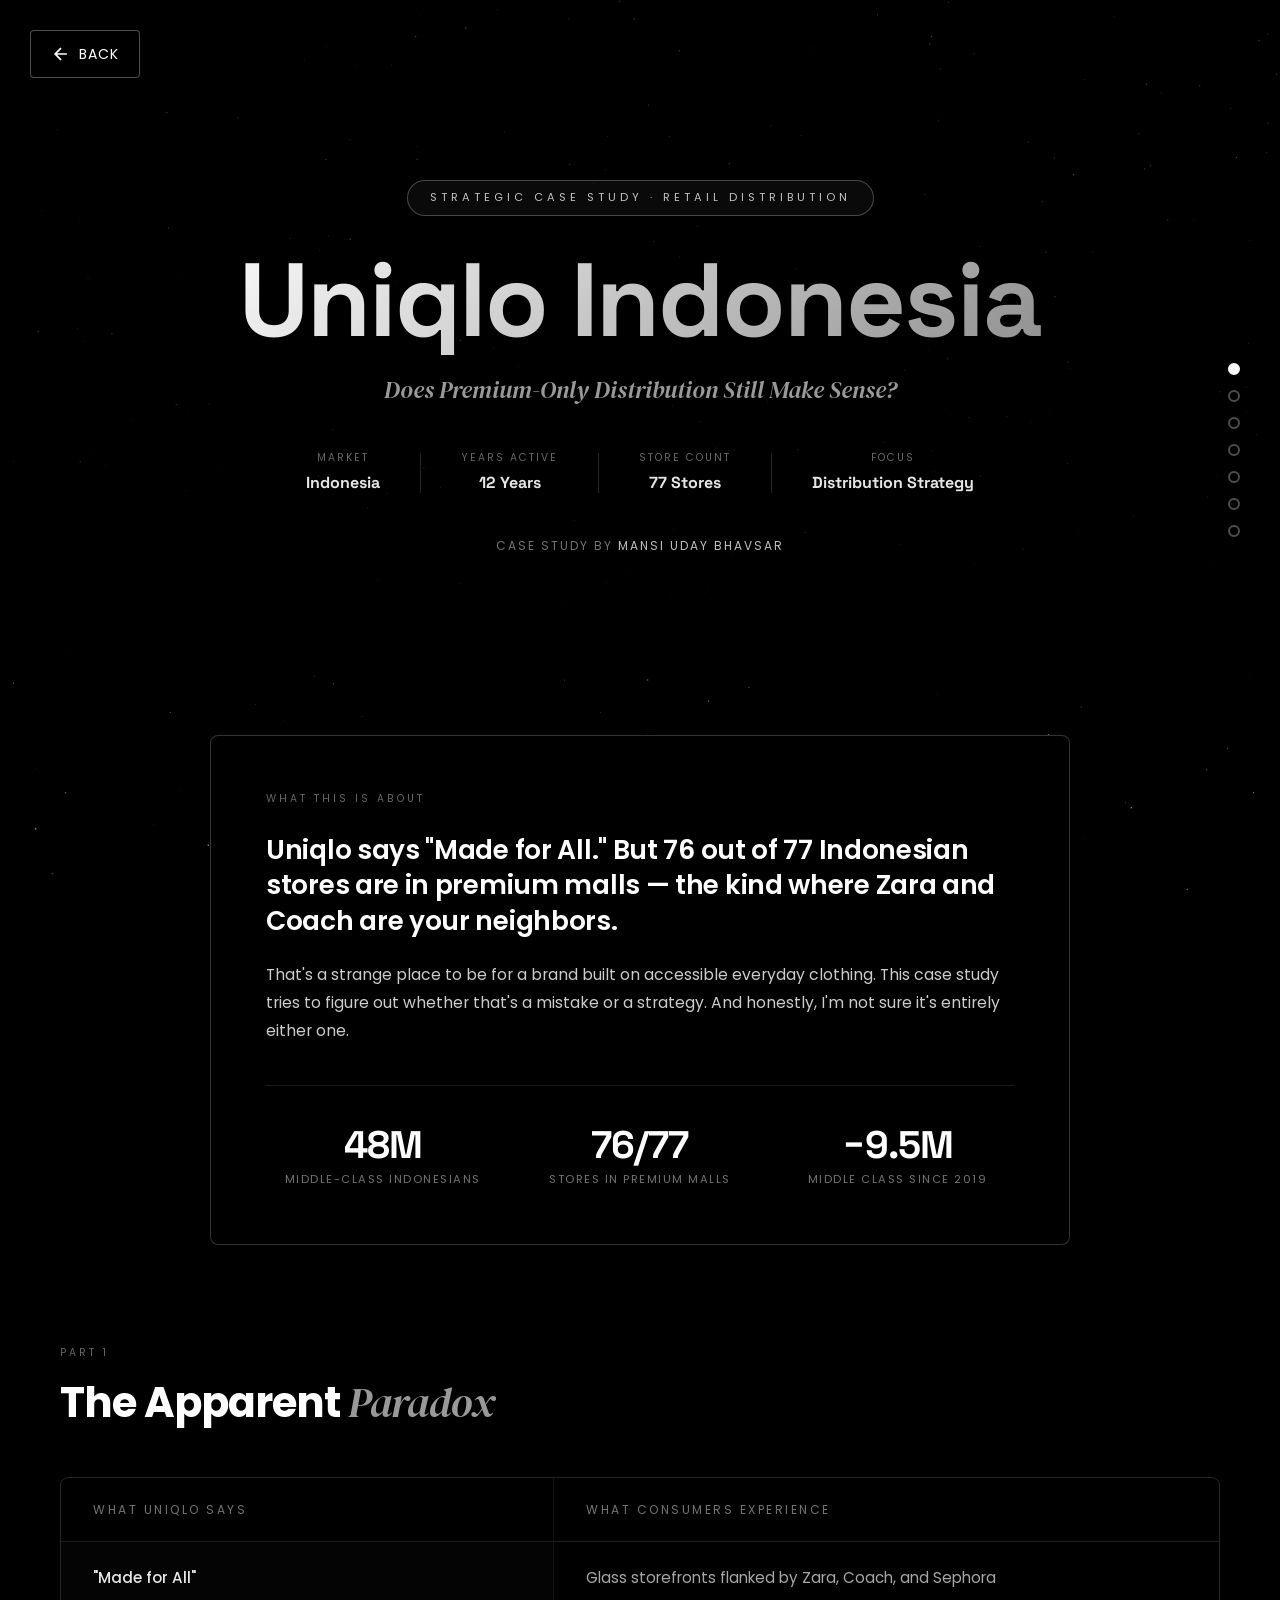
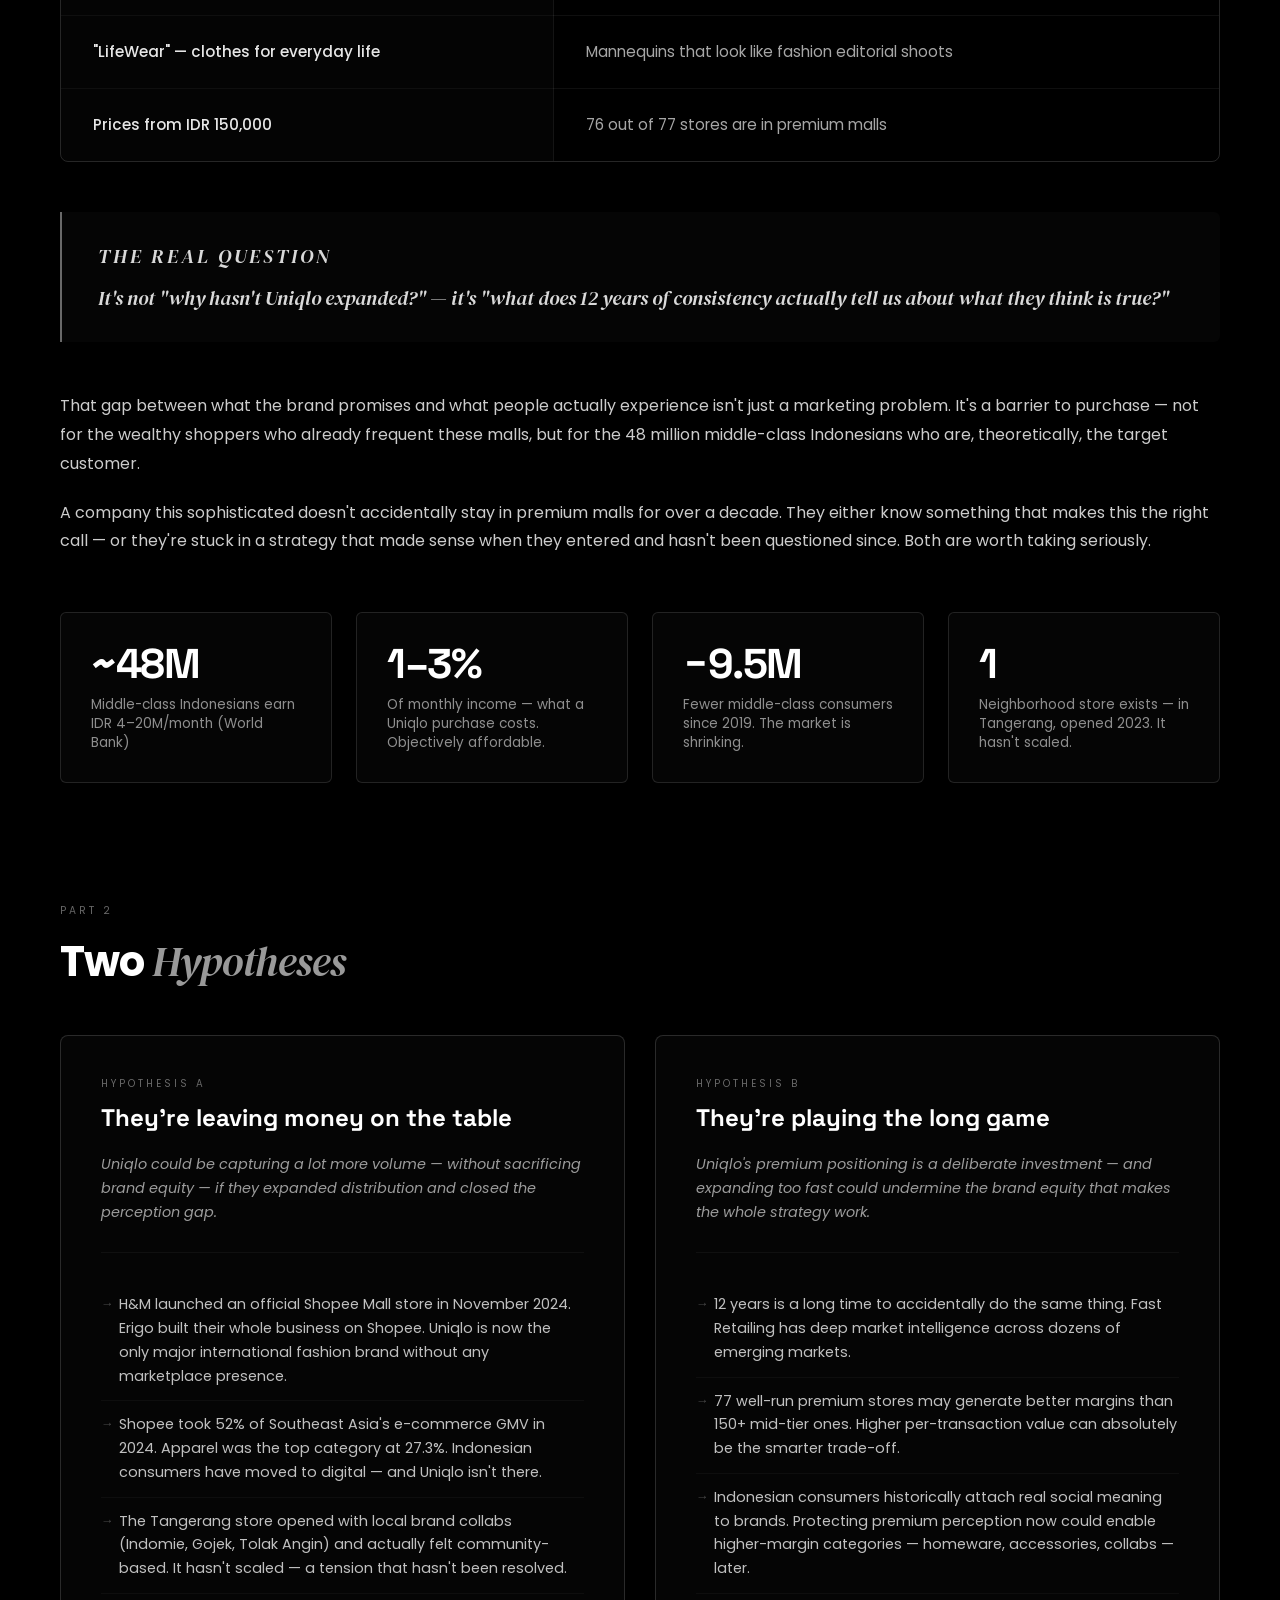
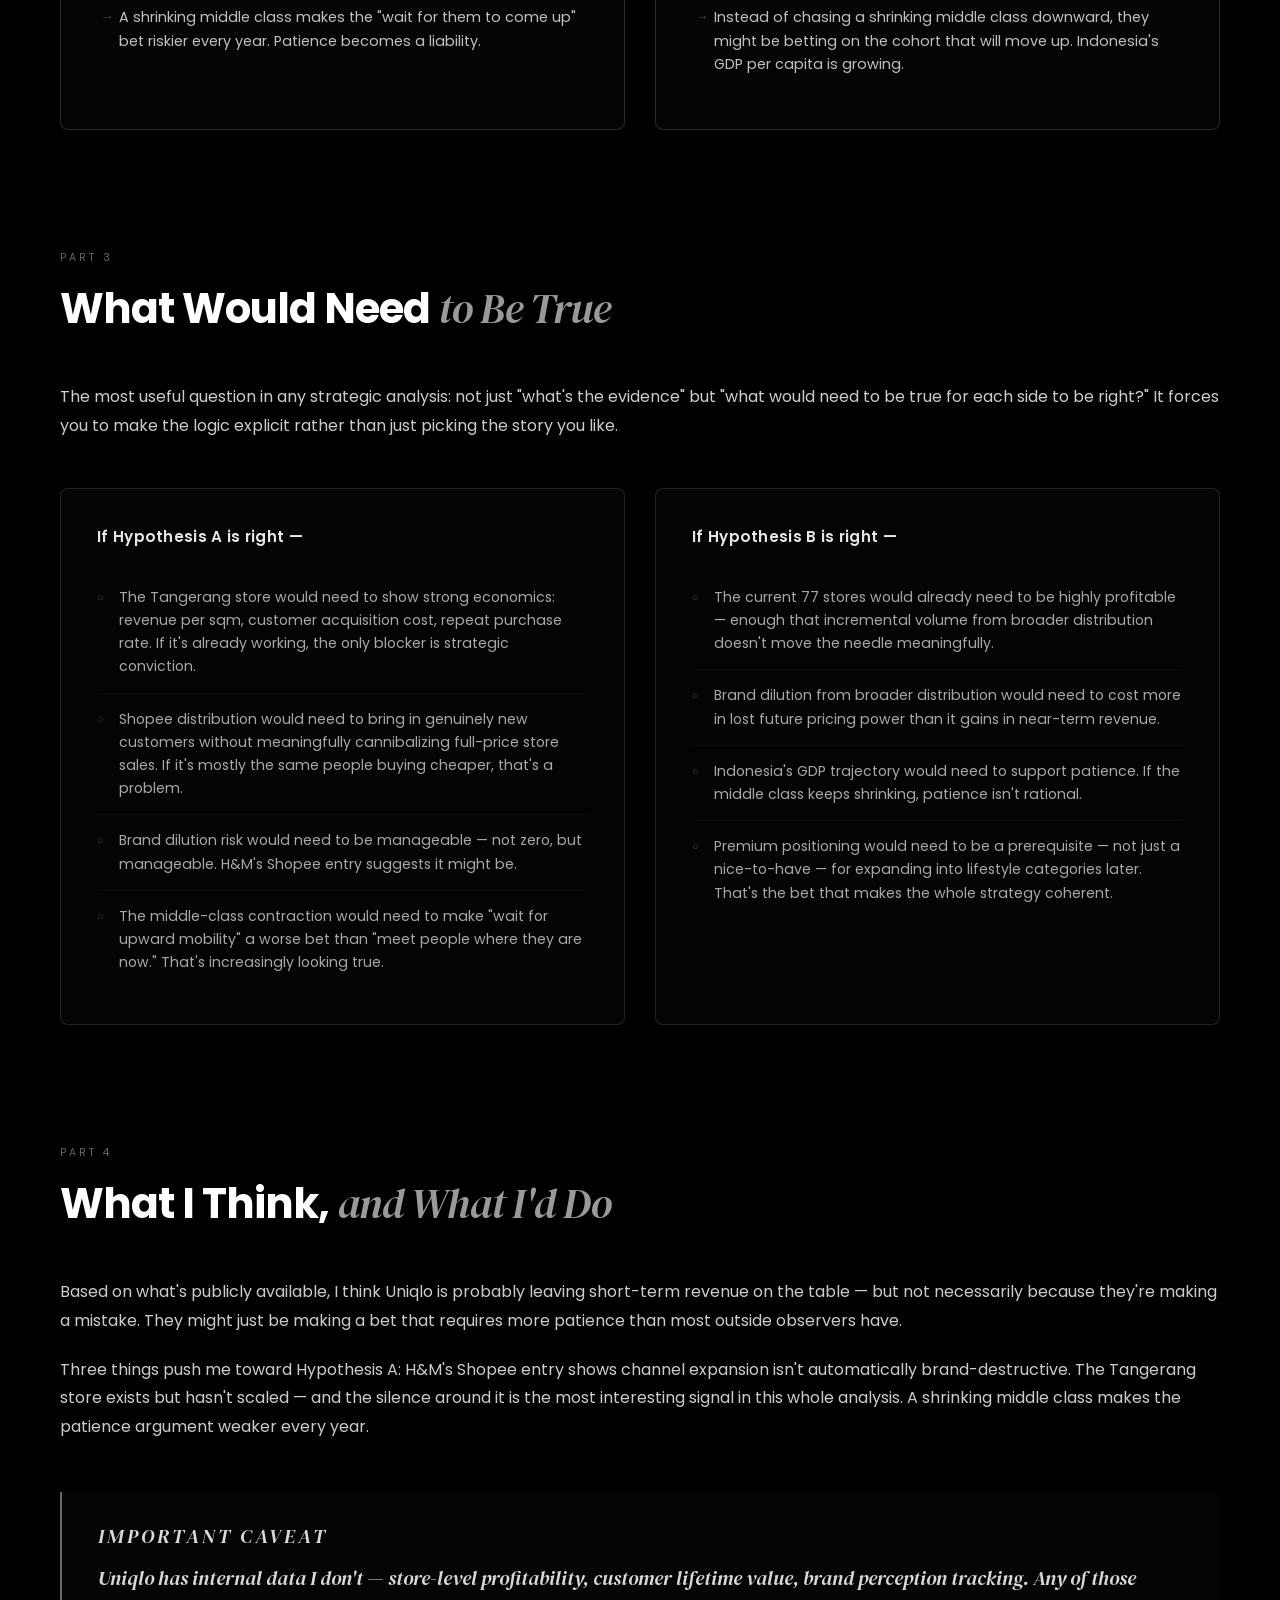
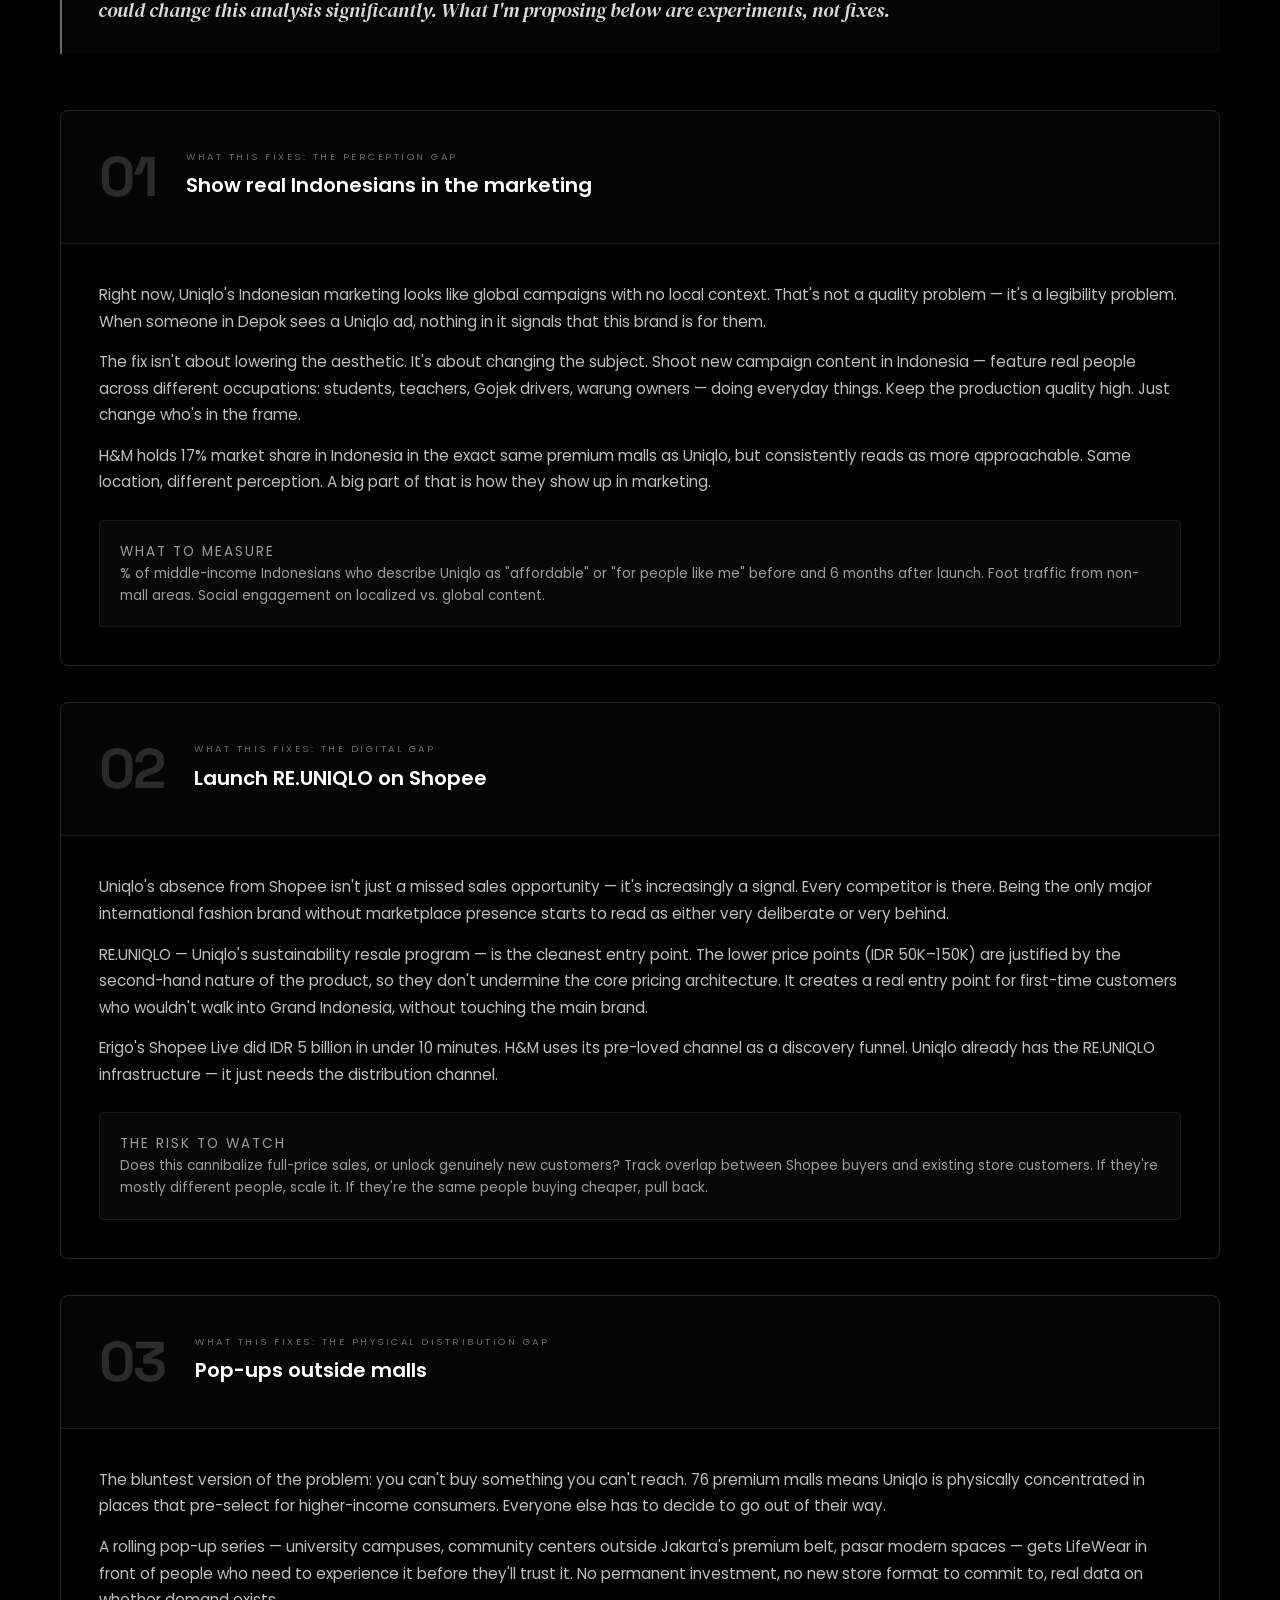
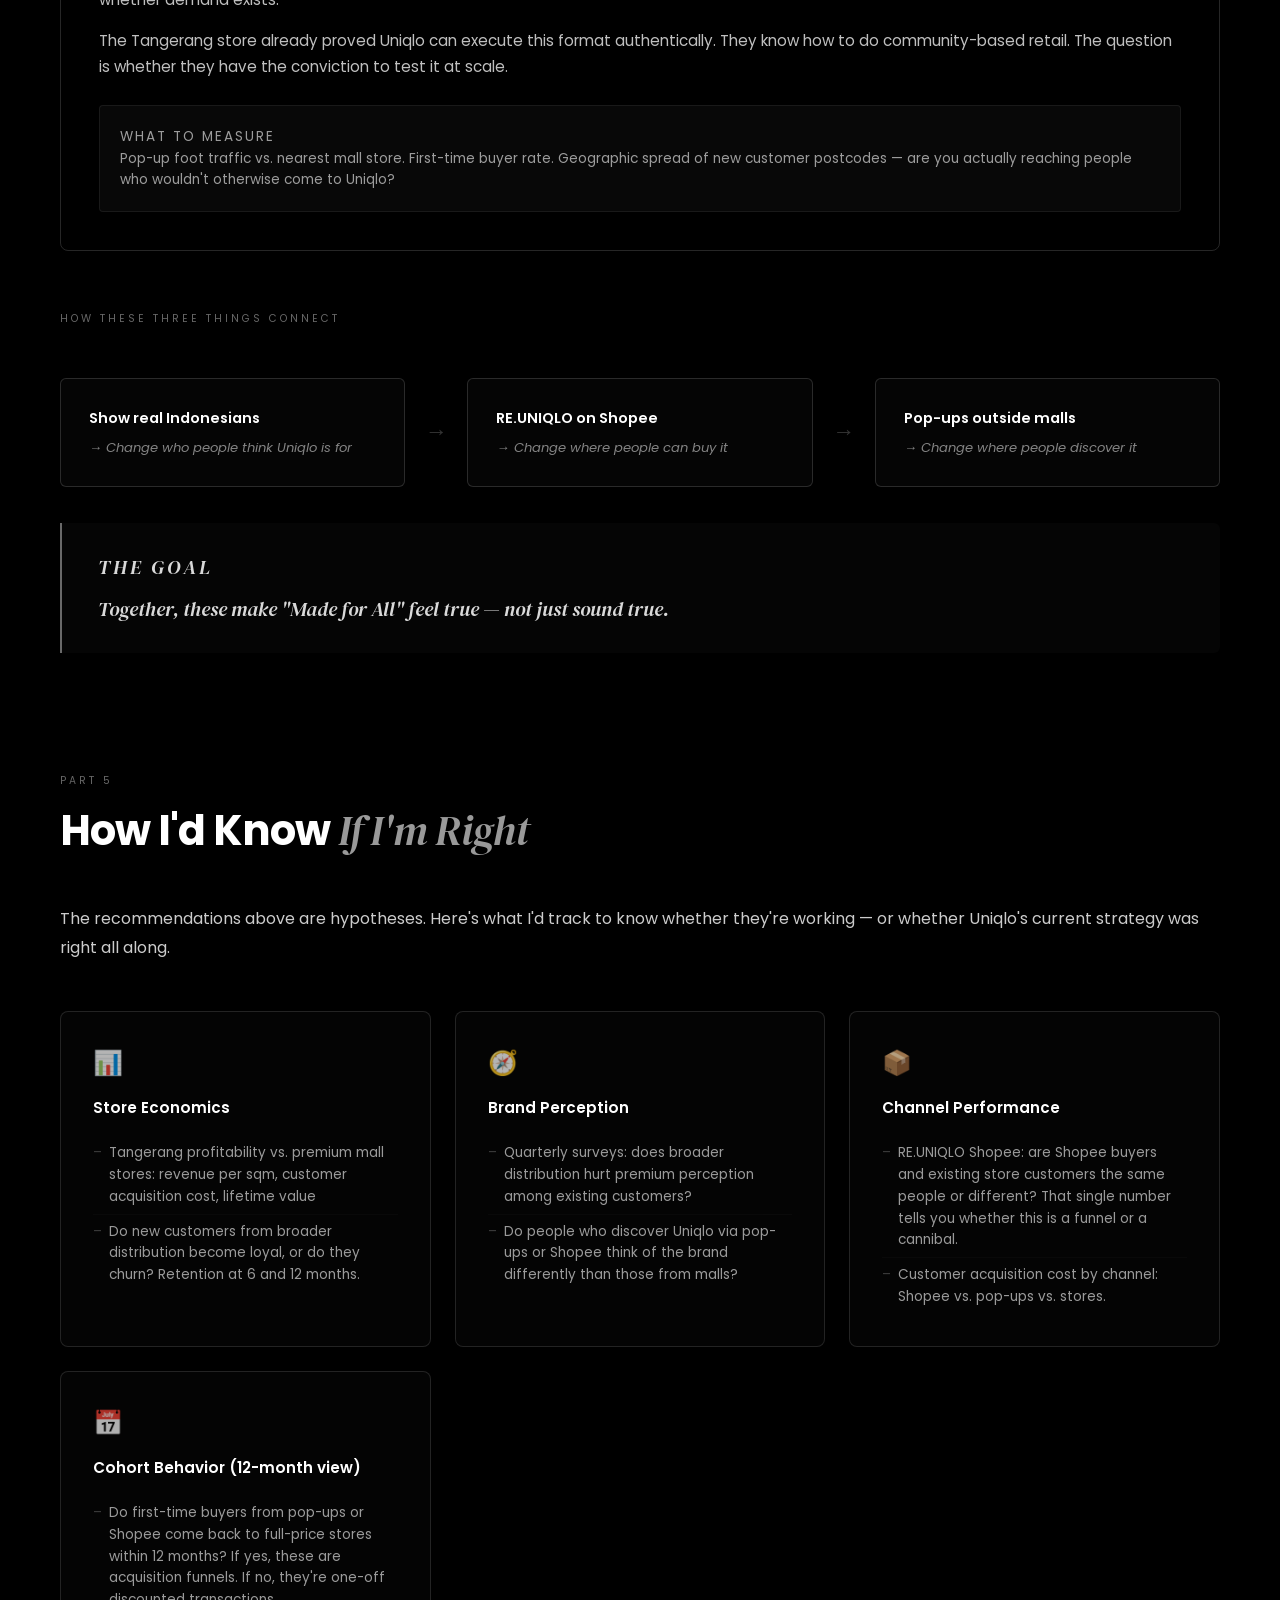
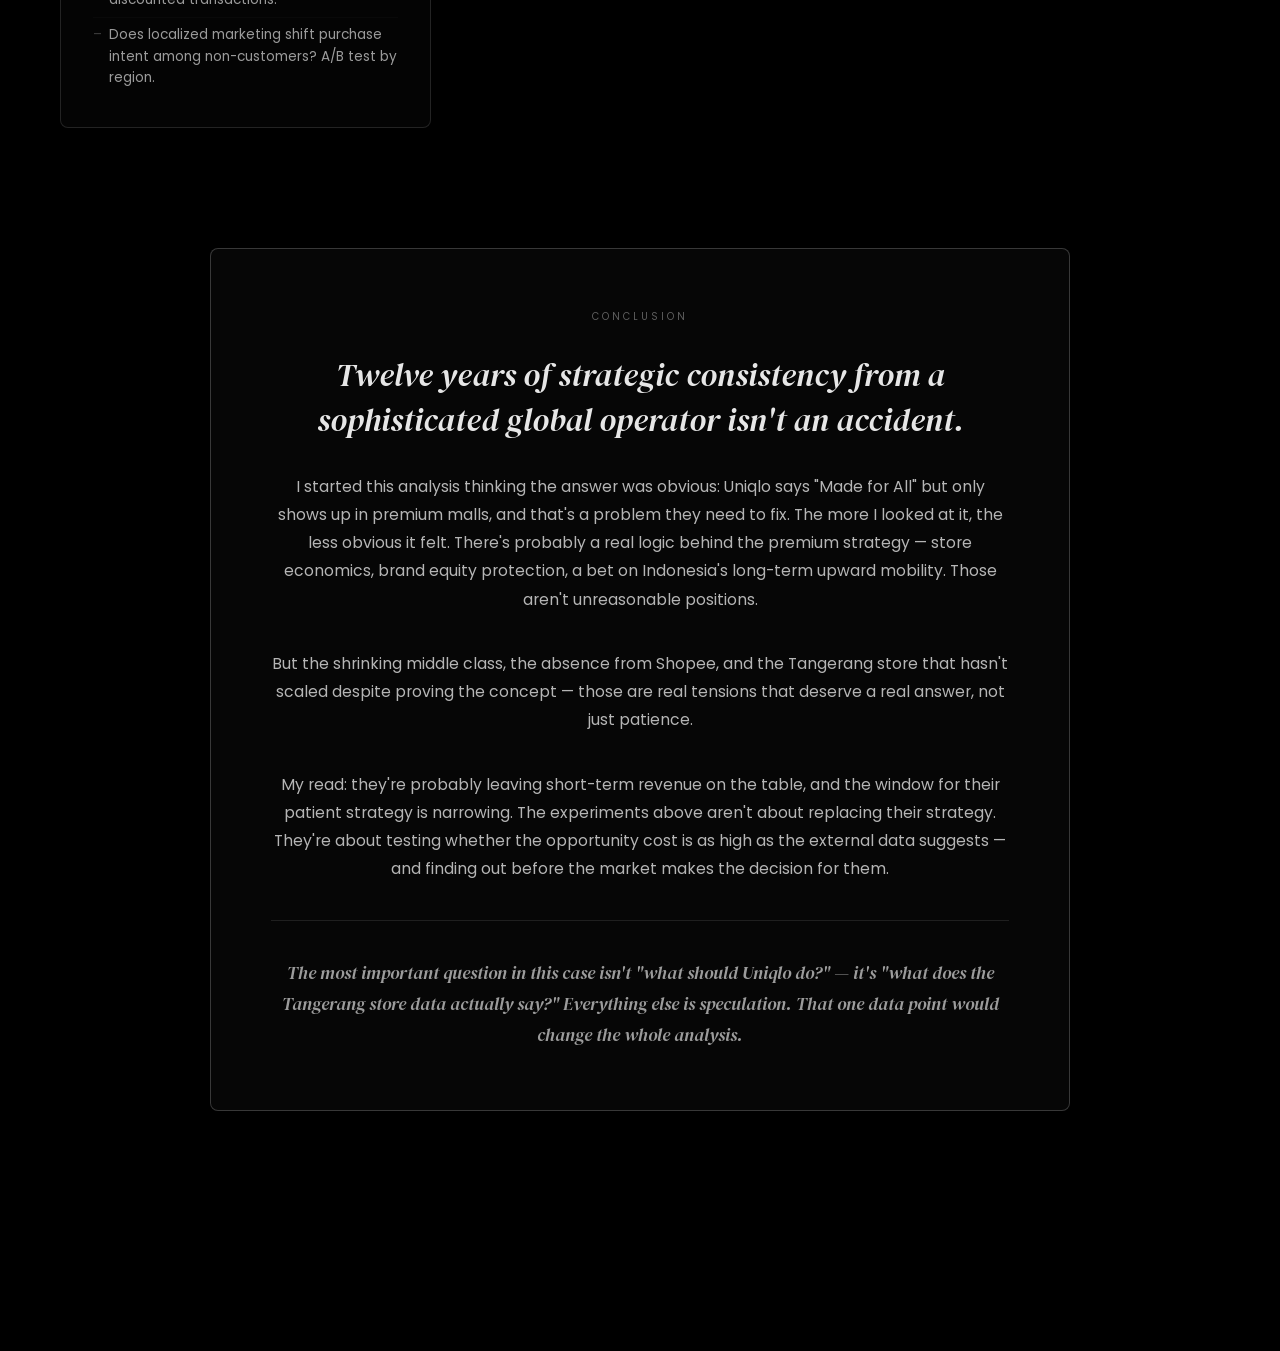
<file: techProjects/uniqlo.html>
<!DOCTYPE html>
<html lang="en">
<head>
  <meta charset="UTF-8">
  <meta name="viewport" content="width=device-width, initial-scale=1.0">
  <meta name="description" content="Strategic Case Study: Uniqlo Indonesia — Does Premium-Only Distribution Still Make Sense?">
  <title>Uniqlo Indonesia | Case Study</title>
  <link rel="preconnect" href="https://fonts.googleapis.com">
  <link rel="preconnect" href="https://fonts.gstatic.com" crossorigin>
  <link href="https://fonts.googleapis.com/css2?family=Poppins:ital,wght@0,300;0,400;0,600;0,700;1,300;1,400&family=Space+Grotesk:wght@700;800&family=DM+Serif+Display:ital@0;1&display=swap" rel="stylesheet">
  <style>
    *, *::before, *::after { margin: 0; padding: 0; box-sizing: border-box; }
    html { scroll-behavior: smooth; overflow-x: hidden; }
    body {
      font-family: "Poppins", sans-serif;
      color: #fff;
      background: #000;
      overflow-x: hidden;
      line-height: 1.6;
      -webkit-font-smoothing: antialiased;
    }

    /* ── STARFIELD ── */
    #starfield {
      position: fixed; top: 0; left: 0;
      width: 100%; height: 100%;
      z-index: -1; background: #000;
    }

    /* ── BACK BUTTON ── */
    .back-button {
      position: fixed;
      top: clamp(15px,3vw,30px);
      left: clamp(15px,3vw,30px);
      z-index: 1000;
      display: flex; align-items: center; gap: 8px;
      color: #fff; text-decoration: none;
      font-size: clamp(11px,1.5vw,14px);
      font-weight: 400; letter-spacing: 1px;
      padding: clamp(10px,1.5vw,12px) clamp(14px,2.5vw,20px);
      border: 1px solid rgba(255,255,255,0.3);
      background: rgba(0,0,0,0.85);
      backdrop-filter: blur(10px);
      transition: all 0.3s ease;
      border-radius: 4px;
    }
    .back-button:hover { border-color:#fff; background:rgba(255,255,255,0.1); transform:translateX(-5px); }
    .back-button svg { width:clamp(14px,2vw,20px); height:clamp(14px,2vw,20px); flex-shrink:0; }

    /* ── QUICK NAV ── */
    .quick-nav {
      position: fixed; right: clamp(20px,4vw,40px); top: 50%;
      transform: translateY(-50%);
      z-index: 999;
      display: flex; flex-direction: column; gap: 15px;
    }
    .nav-dot {
      width: 12px; height: 12px; border-radius: 50%;
      border: 2px solid rgba(255,255,255,0.3);
      background: transparent; cursor: pointer;
      transition: all 0.3s ease; position: relative;
    }
    .nav-dot:hover, .nav-dot.active { border-color:#fff; background:#fff; }
    .nav-dot::before {
      content: attr(data-label);
      position: absolute; right: 25px; top: 50%;
      transform: translateY(-50%);
      font-size: 10px; letter-spacing: 1.5px;
      opacity: 0; transition: opacity 0.3s;
      white-space: nowrap; pointer-events: none;
      color: rgba(255,255,255,0.7);
    }
    .nav-dot:hover::before { opacity: 1; }

    /* ── HERO ── */
    .hero-section {
      min-height: clamp(500px,75vh,850px);
      position: relative;
      display: flex; align-items: flex-end; justify-content: center;
      padding: clamp(80px,12vh,140px) 20px clamp(60px,10vh,100px);
      overflow: hidden;
    }
    .hero-overlay {
      position: absolute; inset: 0;
      background: linear-gradient(to bottom, rgba(0,0,0,0.5) 0%, rgba(0,0,0,0.9) 100%);
    }
    .hero-content {
      position: relative; z-index: 2;
      text-align: center; max-width: 1000px; margin: 0 auto; padding: 0 20px;
    }
    .hero-badge {
      display: inline-block;
      font-size: clamp(0.55rem,1.2vw,0.7rem);
      letter-spacing: clamp(2px,0.5vw,4px);
      text-transform: uppercase;
      padding: clamp(6px,1vw,8px) clamp(14px,2.5vw,22px);
      border: 1px solid rgba(255,255,255,0.25);
      background: rgba(255,255,255,0.04);
      backdrop-filter: blur(10px);
      margin-bottom: clamp(20px,3vw,30px);
      border-radius: 30px;
      color: rgba(255,255,255,0.75);
    }
    .project-title {
      font-family: 'Space Grotesk', sans-serif;
      font-size: clamp(2.8rem,10vw,6.5rem);
      font-weight: 800;
      letter-spacing: clamp(-2px,-0.3vw,-3px);
      line-height: 1.05;
      margin-bottom: clamp(10px,2vw,16px);
      background: linear-gradient(135deg, #fff 0%, #888 100%);
      -webkit-background-clip: text; -webkit-text-fill-color: transparent;
      background-clip: text;
    }
    .title-sub {
      font-family: 'DM Serif Display', serif;
      font-style: italic;
      font-size: clamp(1rem,2.5vw,1.5rem);
      font-weight: 400;
      color: rgba(255,255,255,0.6);
      margin-bottom: clamp(20px,3.5vw,32px);
    }
    .hero-meta {
      display: flex; gap: clamp(20px,4vw,40px);
      justify-content: center; flex-wrap: wrap;
      margin-top: clamp(25px,4vw,40px);
    }
    .hero-meta-item { text-align: center; }
    .hero-meta-label {
      font-size: 0.65rem; letter-spacing: 2px;
      text-transform: uppercase; opacity: 0.4;
      margin-bottom: 4px;
    }
    .hero-meta-value {
      font-family: 'Space Grotesk', sans-serif;
      font-size: clamp(0.85rem,1.8vw,1rem);
      font-weight: 700; opacity: 0.9;
    }
    .hero-divider {
      width: 1px; height: 40px;
      background: rgba(255,255,255,0.15);
      align-self: center;
    }

    /* ── LAYOUT ── */
    .content-wrapper {
      max-width: 1300px; margin: 0 auto;
      padding: 0 clamp(20px,5vw,60px) clamp(80px,12vw,120px);
    }

    /* ── OPENING CARD ── */
    .opening-card {
      margin: clamp(-60px,-8vw,-80px) auto clamp(70px,10vw,100px);
      max-width: 860px;
      position: relative; z-index: 10;
    }
    .opening-card-inner {
      border: 1px solid rgba(255,255,255,0.2);
      background: rgba(0,0,0,0.88);
      backdrop-filter: blur(20px);
      padding: clamp(30px,5vw,55px);
      border-radius: 8px;
    }
    .oc-eyebrow {
      font-size: 0.65rem; letter-spacing: 3px;
      text-transform: uppercase; opacity: 0.4;
      margin-bottom: clamp(18px,3vw,24px);
    }
    .oc-headline {
      font-size: clamp(1.2rem,2.8vw,1.65rem);
      font-weight: 600; line-height: 1.35;
      margin-bottom: clamp(16px,2.5vw,22px);
      letter-spacing: -0.3px;
    }
    .oc-body {
      font-size: clamp(0.88rem,1.7vw,0.98rem);
      line-height: 1.8; opacity: 0.8;
    }
    .oc-stats {
      display: grid; grid-template-columns: repeat(3,1fr);
      gap: clamp(12px,2.5vw,24px);
      margin-top: clamp(28px,4.5vw,40px);
      padding-top: clamp(28px,4.5vw,40px);
      border-top: 1px solid rgba(255,255,255,0.1);
    }
    .oc-stat { text-align: center; }
    .oc-stat-num {
      font-family: 'Space Grotesk', sans-serif;
      font-size: clamp(1.6rem,3.5vw,2.4rem);
      font-weight: 800; letter-spacing: -1px;
      line-height: 1; margin-bottom: 6px;
    }
    .oc-stat-lbl {
      font-size: clamp(0.6rem,1.1vw,0.7rem);
      opacity: 0.45; letter-spacing: 1.5px; text-transform: uppercase;
    }

    /* ── SECTIONS ── */
    section { margin-bottom: clamp(70px,12vw,120px); }
    .section-eyebrow {
      font-size: 0.65rem; letter-spacing: 3px; text-transform: uppercase;
      opacity: 0.4; margin-bottom: clamp(12px,2vw,18px);
    }
    .section-title {
      font-size: clamp(1.7rem,4vw,2.6rem);
      font-weight: 700; letter-spacing: -1px;
      margin-bottom: clamp(28px,5vw,50px); line-height: 1.15;
    }
    .section-title em {
      font-family: 'DM Serif Display', serif;
      font-style: italic; font-weight: 400;
      color: rgba(255,255,255,0.6);
    }

    /* ── PARADOX TABLE ── */
    .paradox-wrap {
      border: 1px solid rgba(255,255,255,0.15);
      border-radius: 8px; overflow: hidden;
    }
    .paradox-table { width: 100%; border-collapse: collapse; }
    .paradox-table thead tr {
      border-bottom: 1px solid rgba(255,255,255,0.12);
    }
    .paradox-table th {
      padding: clamp(14px,2.5vw,22px) clamp(18px,3vw,32px);
      font-size: clamp(0.65rem,1.2vw,0.75rem);
      letter-spacing: 2.5px; text-transform: uppercase; opacity: 0.45;
      text-align: left; font-weight: 400;
    }
    .paradox-table th:first-child { border-right: 1px solid rgba(255,255,255,0.08); }
    .paradox-table td {
      padding: clamp(16px,2.5vw,24px) clamp(18px,3vw,32px);
      font-size: clamp(0.85rem,1.6vw,0.95rem);
      border-bottom: 1px solid rgba(255,255,255,0.06);
      vertical-align: top; line-height: 1.6;
    }
    .paradox-table td:first-child {
      opacity: 0.9; font-weight: 500;
      border-right: 1px solid rgba(255,255,255,0.08);
      background: rgba(255,255,255,0.02);
    }
    .paradox-table td:last-child { opacity: 0.65; }
    .paradox-table tr:last-child td { border-bottom: none; }

    /* ── STATS ROW ── */
    .stats-row {
      display: grid;
      grid-template-columns: repeat(auto-fit, minmax(min(180px,100%),1fr));
      gap: clamp(16px,3vw,24px);
      margin-bottom: clamp(40px,7vw,60px);
    }
    .stat-card {
      border: 1px solid rgba(255,255,255,0.12);
      padding: clamp(20px,3vw,30px);
      border-radius: 6px;
      background: rgba(255,255,255,0.02);
      transition: border-color 0.3s, background 0.3s;
    }
    .stat-card:hover { border-color: rgba(255,255,255,0.3); background: rgba(255,255,255,0.04); }
    .stat-card-num {
      font-family: 'Space Grotesk', sans-serif;
      font-size: clamp(1.8rem,4vw,2.6rem);
      font-weight: 800; letter-spacing: -1.5px;
      line-height: 1; margin-bottom: 10px;
    }
    .stat-card-lbl {
      font-size: clamp(0.75rem,1.4vw,0.85rem);
      opacity: 0.55; line-height: 1.4;
    }

    /* ── CALLOUT ── */
    .callout {
      border-left: 2px solid rgba(255,255,255,0.4);
      margin: clamp(30px,5vw,50px) 0;
      padding: clamp(18px,3vw,28px) clamp(20px,3.5vw,36px);
      background: rgba(255,255,255,0.02);
      border-radius: 0 6px 6px 0;
    }
    .callout-label {
      font-size: 0.6rem; letter-spacing: 3px;
      text-transform: uppercase; opacity: 0.4; margin-bottom: 10px;
    }
    .callout p {
      font-family: 'DM Serif Display', serif;
      font-style: italic;
      font-size: clamp(1rem,2.2vw,1.25rem);
      line-height: 1.6; opacity: 0.85;
    }

    /* ── HYPOTHESES ── */
    .hyp-grid {
      display: grid; grid-template-columns: 1fr 1fr;
      gap: clamp(20px,3vw,30px);
    }
    .hyp-card {
      border: 1px solid rgba(255,255,255,0.15);
      border-radius: 8px; padding: clamp(24px,4vw,40px);
      background: rgba(255,255,255,0.02);
      transition: all 0.3s;
    }
    .hyp-card:hover { border-color: rgba(255,255,255,0.35); background: rgba(255,255,255,0.04); transform: translateY(-4px); }
    .hyp-label {
      font-size: 0.62rem; letter-spacing: 3px; text-transform: uppercase;
      opacity: 0.4; margin-bottom: 12px;
    }
    .hyp-title {
      font-family: 'Space Grotesk', sans-serif;
      font-size: clamp(1.2rem,2.2vw,1.5rem);
      font-weight: 800; margin-bottom: clamp(14px,2.5vw,20px);
      line-height: 1.2;
    }
    .hyp-thesis {
      font-size: clamp(0.82rem,1.5vw,0.9rem);
      opacity: 0.6; font-style: italic; line-height: 1.65;
      margin-bottom: clamp(20px,3.5vw,28px);
      padding-bottom: clamp(20px,3.5vw,28px);
      border-bottom: 1px solid rgba(255,255,255,0.08);
    }
    .hyp-points { list-style: none; }
    .hyp-points li {
      font-size: clamp(0.82rem,1.5vw,0.9rem);
      opacity: 0.75; line-height: 1.65;
      padding: clamp(8px,1.5vw,12px) 0;
      border-bottom: 1px solid rgba(255,255,255,0.05);
      padding-left: 18px; position: relative;
    }
    .hyp-points li:last-child { border-bottom: none; }
    .hyp-points li::before {
      content: '→';
      position: absolute; left: 0;
      opacity: 0.35; font-size: 0.8rem;
    }

    /* ── CONDITIONS TABLE ── */
    .conditions-grid { display: grid; grid-template-columns: 1fr 1fr; gap: clamp(20px,3vw,30px); }
    .condition-block {
      border: 1px solid rgba(255,255,255,0.12);
      border-radius: 8px; padding: clamp(24px,4vw,36px);
      background: rgba(255,255,255,0.015);
    }
    .condition-block-title {
      font-size: clamp(0.85rem,1.6vw,0.95rem);
      font-weight: 600; margin-bottom: clamp(16px,2.5vw,22px);
      opacity: 0.9; letter-spacing: 0.3px;
    }
    .condition-list { list-style: none; }
    .condition-list li {
      font-size: clamp(0.8rem,1.4vw,0.88rem);
      opacity: 0.65; line-height: 1.65;
      padding: clamp(10px,1.5vw,14px) 0;
      border-bottom: 1px solid rgba(255,255,255,0.05);
      padding-left: 22px; position: relative;
    }
    .condition-list li:last-child { border-bottom: none; }
    .condition-list li::before {
      content: '○';
      position: absolute; left: 0;
      font-size: 0.7rem; opacity: 0.4; top: calc(clamp(10px,1.5vw,14px) + 2px);
    }

    /* ── RECOMMENDATIONS ── */
    .recs { display: flex; flex-direction: column; gap: clamp(24px,4vw,36px); }
    .rec-card {
      border: 1px solid rgba(255,255,255,0.15);
      border-radius: 8px; overflow: hidden;
      transition: all 0.3s;
    }
    .rec-card:hover { border-color: rgba(255,255,255,0.3); transform: translateY(-3px); }
    .rec-header {
      display: grid; grid-template-columns: auto 1fr;
      gap: clamp(16px,3vw,30px);
      align-items: start;
      padding: clamp(24px,4vw,38px);
      border-bottom: 1px solid rgba(255,255,255,0.08);
      background: rgba(255,255,255,0.02);
    }
    .rec-number {
      font-family: 'Space Grotesk', sans-serif;
      font-size: clamp(2rem,5vw,3.5rem);
      font-weight: 800; letter-spacing: -2px;
      line-height: 1; opacity: 0.15;
      align-self: center;
    }
    .rec-title-block {}
    .rec-fix {
      font-size: 0.6rem; letter-spacing: 2.5px; text-transform: uppercase;
      opacity: 0.4; margin-bottom: 8px;
    }
    .rec-title {
      font-size: clamp(1rem,2vw,1.25rem);
      font-weight: 600; line-height: 1.3;
    }
    .rec-body { padding: clamp(24px,4vw,38px); }
    .rec-body p {
      font-size: clamp(0.85rem,1.6vw,0.95rem);
      opacity: 0.75; line-height: 1.75; margin-bottom: 14px;
    }
    .rec-body p:last-child { margin-bottom: 0; }
    .rec-metric {
      margin-top: clamp(18px,3vw,24px);
      padding: clamp(14px,2.5vw,20px);
      background: rgba(255,255,255,0.03);
      border-radius: 4px;
      border: 1px solid rgba(255,255,255,0.07);
    }
    .rec-metric-label {
      font-size: 0.6rem; letter-spacing: 2px; text-transform: uppercase;
      opacity: 0.35; margin-bottom: 8px;
    }
    .rec-metric p {
      font-size: clamp(0.8rem,1.4vw,0.85rem);
      opacity: 0.6; margin-bottom: 0 !important; line-height: 1.6;
    }

    /* ── CONNECTION DIAGRAM ── */
    .connection-row {
      display: flex; gap: clamp(12px,2.5vw,20px);
      align-items: stretch; flex-wrap: wrap;
      margin-top: clamp(30px,5vw,50px);
    }
    .connection-item {
      flex: 1; min-width: 200px;
      border: 1px solid rgba(255,255,255,0.15);
      border-radius: 6px; padding: clamp(18px,3vw,28px);
      background: rgba(255,255,255,0.02);
    }
    .ci-action {
      font-size: clamp(0.8rem,1.5vw,0.9rem);
      font-weight: 600; margin-bottom: 8px;
    }
    .ci-outcome {
      font-size: clamp(0.75rem,1.3vw,0.82rem);
      opacity: 0.5; font-style: italic; line-height: 1.5;
    }
    .connection-arrow {
      display: flex; align-items: center;
      color: rgba(255,255,255,0.2);
      font-size: 1.4rem; align-self: center; flex-shrink: 0;
    }

    /* ── METRICS GRID ── */
    .metrics-grid {
      display: grid;
      grid-template-columns: repeat(auto-fit, minmax(min(280px,100%),1fr));
      gap: clamp(16px,2.5vw,24px);
    }
    .metric-card {
      border: 1px solid rgba(255,255,255,0.12);
      border-radius: 8px; padding: clamp(22px,3.5vw,32px);
      background: rgba(255,255,255,0.015);
      transition: all 0.3s;
    }
    .metric-card:hover { border-color: rgba(255,255,255,0.28); background: rgba(255,255,255,0.03); }
    .metric-card-icon { font-size: 1.5rem; margin-bottom: 14px; opacity: 0.7; }
    .metric-card-title {
      font-size: clamp(0.85rem,1.6vw,0.95rem);
      font-weight: 600; margin-bottom: clamp(12px,2vw,16px);
    }
    .metric-list { list-style: none; }
    .metric-list li {
      font-size: clamp(0.78rem,1.3vw,0.85rem);
      opacity: 0.6; line-height: 1.6;
      padding: 6px 0 6px 16px;
      border-bottom: 1px solid rgba(255,255,255,0.04);
      position: relative;
    }
    .metric-list li:last-child { border-bottom: none; }
    .metric-list li::before {
      content: '–'; position: absolute; left: 0; opacity: 0.35;
    }

    /* ── CONCLUSION ── */
    .conclusion-card {
      border: 1px solid rgba(255,255,255,0.2);
      border-radius: 8px; padding: clamp(36px,6vw,60px);
      background: rgba(255,255,255,0.025);
      backdrop-filter: blur(10px);
      max-width: 860px; margin: 0 auto;
      text-align: center;
    }
    .conclusion-eyebrow {
      font-size: 0.62rem; letter-spacing: 3px; text-transform: uppercase;
      opacity: 0.35; margin-bottom: clamp(20px,3vw,28px);
    }
    .conclusion-headline {
      font-family: 'DM Serif Display', serif;
      font-size: clamp(1.4rem,3.5vw,2rem);
      font-style: italic; font-weight: 400; line-height: 1.4;
      margin-bottom: clamp(20px,3.5vw,30px);
      opacity: 0.9;
    }
    .conclusion-body {
      font-size: clamp(0.88rem,1.7vw,0.98rem);
      opacity: 0.7; line-height: 1.8; margin-bottom: clamp(24px,4vw,36px);
    }
    .conclusion-final {
      padding-top: clamp(24px,4vw,36px);
      border-top: 1px solid rgba(255,255,255,0.1);
    }
    .conclusion-final p {
      font-family: 'DM Serif Display', serif;
      font-style: italic;
      font-size: clamp(0.95rem,2vw,1.15rem);
      opacity: 0.6; line-height: 1.7;
    }

    /* ── PROSE ── */
    .prose p {
      font-size: clamp(0.9rem,1.7vw,1rem);
      opacity: 0.8; line-height: 1.8;
      margin-bottom: clamp(14px,2vw,20px);
    }
    .prose p:last-child { margin-bottom: 0; }

    /* ── FADE IN ── */
    .fade-in { opacity: 0; transform: translateY(28px); transition: opacity 0.65s ease, transform 0.65s ease; }
    .fade-in.visible { opacity: 1; transform: translateY(0); }

    /* ── RESPONSIVE ── */
    @media (max-width: 767px) {
      .quick-nav { display: none; }
      .hyp-grid, .conditions-grid { grid-template-columns: 1fr; }
      .oc-stats { grid-template-columns: 1fr 1fr; }
      .connection-row { flex-direction: column; }
      .connection-arrow { transform: rotate(90deg); align-self: center; }
      .rec-header { grid-template-columns: 1fr; }
      .rec-number { font-size: 2rem; }
    }
    @media (max-width: 480px) {
      .oc-stats { grid-template-columns: 1fr; }
      .paradox-table th, .paradox-table td { padding: 12px 14px; }
    }
    @media (prefers-reduced-motion: reduce) {
      * { transition-duration: 0.01ms !important; animation-duration: 0.01ms !important; }
      .fade-in { opacity: 1; transform: none; }
    }
    
    
    .case-study-byline {
  font-size: clamp(0.65rem, 1.2vw, 0.75rem);
  letter-spacing: 2px;
  text-transform: uppercase;
  color: rgba(255, 255, 255, 0.45);
  margin-bottom: clamp(20px, 3vw, 30px);
}
.case-study-byline span {
  color: rgba(255, 255, 255, 0.75);
}
  </style>
</head>
<body>
  <canvas id="starfield" aria-hidden="true"></canvas>

  <a href="../techPro.html" class="back-button" aria-label="Back to home">
    <svg viewBox="0 0 24 24" fill="none" stroke="currentColor" stroke-width="2" aria-hidden="true">
      <path d="M19 12H5M12 19l-7-7 7-7"/>
    </svg>
    <span>BACK</span>
  </a>

  <nav class="quick-nav" aria-label="Quick navigation">
    <button class="nav-dot active" data-label="OVERVIEW"       data-target="overview"       aria-label="Overview"></button>
    <button class="nav-dot"        data-label="THE PARADOX"    data-target="paradox"         aria-label="The Paradox"></button>
    <button class="nav-dot"        data-label="HYPOTHESES"     data-target="hypotheses"      aria-label="Hypotheses"></button>
    <button class="nav-dot"        data-label="CONDITIONS"     data-target="conditions"      aria-label="Conditions"></button>
    <button class="nav-dot"        data-label="RECOMMENDATIONS" data-target="recommendations" aria-label="Recommendations"></button>
    <button class="nav-dot"        data-label="METRICS"        data-target="metrics"         aria-label="Metrics"></button>
    <button class="nav-dot"        data-label="CONCLUSION"     data-target="conclusion"      aria-label="Conclusion"></button>
  </nav>

  <!-- ═══ HERO ═══ -->
  <section class="hero-section" id="overview">
    <div class="hero-overlay" aria-hidden="true"></div>
    <div class="hero-content">
      <p class="hero-badge">Strategic Case Study · Retail Distribution</p>
      <h1 class="project-title">Uniqlo Indonesia</h1>
      <p class="title-sub">Does Premium-Only Distribution Still Make Sense?</p>
      
      <div class="hero-meta">
        <div class="hero-meta-item">
          <div class="hero-meta-label">Market</div>
          <div class="hero-meta-value">Indonesia</div>
        </div>
        <div class="hero-divider"></div>
        <div class="hero-meta-item">
          <div class="hero-meta-label">Years Active</div>
          <div class="hero-meta-value">12 Years</div>
        </div>
        <div class="hero-divider"></div>
        <div class="hero-meta-item">
          <div class="hero-meta-label">Store Count</div>
          <div class="hero-meta-value">77 Stores</div>
        </div>
        <div class="hero-divider"></div>
        <div class="hero-meta-item">
          <div class="hero-meta-label">Focus</div>
          <div class="hero-meta-value">Distribution Strategy</div>
        </div>
        
        <p class="case-study-byline">Case Study by <span>Mansi Uday Bhavsar</span></p>
      </div>
    </div>
  </section>

  <div class="content-wrapper">

    <!-- ═══ OPENING CARD ═══ -->
    <div class="opening-card">
      <div class="opening-card-inner">
        <p class="oc-eyebrow">What This Is About</p>
        <h2 class="oc-headline">Uniqlo says "Made for All." But 76 out of 77 Indonesian stores are in premium malls — the kind where Zara and Coach are your neighbors.</h2>
        <p class="oc-body">That's a strange place to be for a brand built on accessible everyday clothing. This case study tries to figure out whether that's a mistake or a strategy. And honestly, I'm not sure it's entirely either one.</p>
        <div class="oc-stats">
          <div class="oc-stat">
            <div class="oc-stat-num">48M</div>
            <div class="oc-stat-lbl">Middle-class Indonesians</div>
          </div>
          <div class="oc-stat">
            <div class="oc-stat-num">76/77</div>
            <div class="oc-stat-lbl">Stores in premium malls</div>
          </div>
          <div class="oc-stat">
            <div class="oc-stat-num">−9.5M</div>
            <div class="oc-stat-lbl">Middle class since 2019</div>
          </div>
        </div>
      </div>
    </div>

    <!-- ═══ PART 1: THE PARADOX ═══ -->
    <section class="fade-in" id="paradox">
      <p class="section-eyebrow">Part 1</p>
      <h2 class="section-title">The Apparent <em>Paradox</em></h2>
      <div class="paradox-wrap">
        <table class="paradox-table" aria-label="What Uniqlo says vs. what consumers experience">
          <thead>
            <tr>
              <th>What Uniqlo Says</th>
              <th>What Consumers Experience</th>
            </tr>
          </thead>
          <tbody>
            <tr>
              <td>"Made for All"</td>
              <td>Glass storefronts flanked by Zara, Coach, and Sephora</td>
            </tr>
            <tr>
              <td>"LifeWear" — clothes for everyday life</td>
              <td>Mannequins that look like fashion editorial shoots</td>
            </tr>
            <tr>
              <td>Prices from IDR 150,000</td>
              <td>76 out of 77 stores are in premium malls</td>
            </tr>
          </tbody>
        </table>
      </div>

      <div class="callout" style="margin-top: clamp(30px,5vw,50px);">
        <p class="callout-label">The Real Question</p>
        <p>It's not "why hasn't Uniqlo expanded?" — it's "what does 12 years of consistency actually tell us about what they think is true?"</p>
      </div>

      <div class="prose" style="margin-top: clamp(24px,4vw,36px);">
        <p>That gap between what the brand promises and what people actually experience isn't just a marketing problem. It's a barrier to purchase — not for the wealthy shoppers who already frequent these malls, but for the 48 million middle-class Indonesians who are, theoretically, the target customer.</p>
        <p>A company this sophisticated doesn't accidentally stay in premium malls for over a decade. They either know something that makes this the right call — or they're stuck in a strategy that made sense when they entered and hasn't been questioned since. Both are worth taking seriously.</p>
      </div>

      <div class="stats-row" style="margin-top: clamp(36px,6vw,56px);">
        <div class="stat-card">
          <div class="stat-card-num">~48M</div>
          <div class="stat-card-lbl">Middle-class Indonesians earn IDR 4–20M/month (World Bank)</div>
        </div>
        <div class="stat-card">
          <div class="stat-card-num">1–3%</div>
          <div class="stat-card-lbl">Of monthly income — what a Uniqlo purchase costs. Objectively affordable.</div>
        </div>
        <div class="stat-card">
          <div class="stat-card-num">−9.5M</div>
          <div class="stat-card-lbl">Fewer middle-class consumers since 2019. The market is shrinking.</div>
        </div>
        <div class="stat-card">
          <div class="stat-card-num">1</div>
          <div class="stat-card-lbl">Neighborhood store exists — in Tangerang, opened 2023. It hasn't scaled.</div>
        </div>
      </div>
    </section>

    <!-- ═══ PART 2: HYPOTHESES ═══ -->
    <section class="fade-in" id="hypotheses">
      <p class="section-eyebrow">Part 2</p>
      <h2 class="section-title">Two <em>Hypotheses</em></h2>
      <div class="hyp-grid">
        <div class="hyp-card">
          <p class="hyp-label">Hypothesis A</p>
          <h3 class="hyp-title">They're leaving money on the table</h3>
          <p class="hyp-thesis">Uniqlo could be capturing a lot more volume — without sacrificing brand equity — if they expanded distribution and closed the perception gap.</p>
          <ul class="hyp-points">
            <li>H&M launched an official Shopee Mall store in November 2024. Erigo built their whole business on Shopee. Uniqlo is now the only major international fashion brand without any marketplace presence.</li>
            <li>Shopee took 52% of Southeast Asia's e-commerce GMV in 2024. Apparel was the top category at 27.3%. Indonesian consumers have moved to digital — and Uniqlo isn't there.</li>
            <li>The Tangerang store opened with local brand collabs (Indomie, Gojek, Tolak Angin) and actually felt community-based. It hasn't scaled — a tension that hasn't been resolved.</li>
            <li>A shrinking middle class makes the "wait for them to come up" bet riskier every year. Patience becomes a liability.</li>
          </ul>
        </div>
        <div class="hyp-card">
          <p class="hyp-label">Hypothesis B</p>
          <h3 class="hyp-title">They're playing the long game</h3>
          <p class="hyp-thesis">Uniqlo's premium positioning is a deliberate investment — and expanding too fast could undermine the brand equity that makes the whole strategy work.</p>
          <ul class="hyp-points">
            <li>12 years is a long time to accidentally do the same thing. Fast Retailing has deep market intelligence across dozens of emerging markets.</li>
            <li>77 well-run premium stores may generate better margins than 150+ mid-tier ones. Higher per-transaction value can absolutely be the smarter trade-off.</li>
            <li>Indonesian consumers historically attach real social meaning to brands. Protecting premium perception now could enable higher-margin categories — homeware, accessories, collabs — later.</li>
            <li>Instead of chasing a shrinking middle class downward, they might be betting on the cohort that will move up. Indonesia's GDP per capita is growing.</li>
          </ul>
        </div>
      </div>
    </section>

    <!-- ═══ PART 3: CONDITIONS ═══ -->
    <section class="fade-in" id="conditions">
      <p class="section-eyebrow">Part 3</p>
      <h2 class="section-title">What Would Need <em>to Be True</em></h2>
      <div class="prose" style="margin-bottom: clamp(30px,5vw,48px);">
        <p>The most useful question in any strategic analysis: not just "what's the evidence" but "what would need to be true for each side to be right?" It forces you to make the logic explicit rather than just picking the story you like.</p>
      </div>
      <div class="conditions-grid">
        <div class="condition-block">
          <p class="condition-block-title">If Hypothesis A is right —</p>
          <ul class="condition-list">
            <li>The Tangerang store would need to show strong economics: revenue per sqm, customer acquisition cost, repeat purchase rate. If it's already working, the only blocker is strategic conviction.</li>
            <li>Shopee distribution would need to bring in genuinely new customers without meaningfully cannibalizing full-price store sales. If it's mostly the same people buying cheaper, that's a problem.</li>
            <li>Brand dilution risk would need to be manageable — not zero, but manageable. H&M's Shopee entry suggests it might be.</li>
            <li>The middle-class contraction would need to make "wait for upward mobility" a worse bet than "meet people where they are now." That's increasingly looking true.</li>
          </ul>
        </div>
        <div class="condition-block">
          <p class="condition-block-title">If Hypothesis B is right —</p>
          <ul class="condition-list">
            <li>The current 77 stores would already need to be highly profitable — enough that incremental volume from broader distribution doesn't move the needle meaningfully.</li>
            <li>Brand dilution from broader distribution would need to cost more in lost future pricing power than it gains in near-term revenue.</li>
            <li>Indonesia's GDP trajectory would need to support patience. If the middle class keeps shrinking, patience isn't rational.</li>
            <li>Premium positioning would need to be a prerequisite — not just a nice-to-have — for expanding into lifestyle categories later. That's the bet that makes the whole strategy coherent.</li>
          </ul>
        </div>
      </div>
    </section>

    <!-- ═══ PART 4: RECOMMENDATIONS ═══ -->
    <section class="fade-in" id="recommendations">
      <p class="section-eyebrow">Part 4</p>
      <h2 class="section-title">What I Think, <em>and What I'd Do</em></h2>

      <div class="prose" style="margin-bottom: clamp(30px,5vw,48px);">
        <p>Based on what's publicly available, I think Uniqlo is probably leaving short-term revenue on the table — but not necessarily because they're making a mistake. They might just be making a bet that requires more patience than most outside observers have.</p>
        <p>Three things push me toward Hypothesis A: H&M's Shopee entry shows channel expansion isn't automatically brand-destructive. The Tangerang store exists but hasn't scaled — and the silence around it is the most interesting signal in this whole analysis. A shrinking middle class makes the patience argument weaker every year.</p>
      </div>

      <div class="callout">
        <p class="callout-label">Important Caveat</p>
        <p>Uniqlo has internal data I don't — store-level profitability, customer lifetime value, brand perception tracking. Any of those could change this analysis significantly. What I'm proposing below are experiments, not fixes.</p>
      </div>

      <div class="recs" style="margin-top: clamp(36px,6vw,56px);">

        <div class="rec-card">
          <div class="rec-header">
            <div class="rec-number">01</div>
            <div class="rec-title-block">
              <p class="rec-fix">What this fixes: the perception gap</p>
              <h3 class="rec-title">Show real Indonesians in the marketing</h3>
            </div>
          </div>
          <div class="rec-body">
            <p>Right now, Uniqlo's Indonesian marketing looks like global campaigns with no local context. That's not a quality problem — it's a legibility problem. When someone in Depok sees a Uniqlo ad, nothing in it signals that this brand is for them.</p>
            <p>The fix isn't about lowering the aesthetic. It's about changing the subject. Shoot new campaign content in Indonesia — feature real people across different occupations: students, teachers, Gojek drivers, warung owners — doing everyday things. Keep the production quality high. Just change who's in the frame.</p>
            <p>H&M holds 17% market share in Indonesia in the exact same premium malls as Uniqlo, but consistently reads as more approachable. Same location, different perception. A big part of that is how they show up in marketing.</p>
            <div class="rec-metric">
              <p class="rec-metric-label">What to measure</p>
              <p>% of middle-income Indonesians who describe Uniqlo as "affordable" or "for people like me" before and 6 months after launch. Foot traffic from non-mall areas. Social engagement on localized vs. global content.</p>
            </div>
          </div>
        </div>

        <div class="rec-card">
          <div class="rec-header">
            <div class="rec-number">02</div>
            <div class="rec-title-block">
              <p class="rec-fix">What this fixes: the digital gap</p>
              <h3 class="rec-title">Launch RE.UNIQLO on Shopee</h3>
            </div>
          </div>
          <div class="rec-body">
            <p>Uniqlo's absence from Shopee isn't just a missed sales opportunity — it's increasingly a signal. Every competitor is there. Being the only major international fashion brand without marketplace presence starts to read as either very deliberate or very behind.</p>
            <p>RE.UNIQLO — Uniqlo's sustainability resale program — is the cleanest entry point. The lower price points (IDR 50K–150K) are justified by the second-hand nature of the product, so they don't undermine the core pricing architecture. It creates a real entry point for first-time customers who wouldn't walk into Grand Indonesia, without touching the main brand.</p>
            <p>Erigo's Shopee Live did IDR 5 billion in under 10 minutes. H&M uses its pre-loved channel as a discovery funnel. Uniqlo already has the RE.UNIQLO infrastructure — it just needs the distribution channel.</p>
            <div class="rec-metric">
              <p class="rec-metric-label">The risk to watch</p>
              <p>Does this cannibalize full-price sales, or unlock genuinely new customers? Track overlap between Shopee buyers and existing store customers. If they're mostly different people, scale it. If they're the same people buying cheaper, pull back.</p>
            </div>
          </div>
        </div>

        <div class="rec-card">
          <div class="rec-header">
            <div class="rec-number">03</div>
            <div class="rec-title-block">
              <p class="rec-fix">What this fixes: the physical distribution gap</p>
              <h3 class="rec-title">Pop-ups outside malls</h3>
            </div>
          </div>
          <div class="rec-body">
            <p>The bluntest version of the problem: you can't buy something you can't reach. 76 premium malls means Uniqlo is physically concentrated in places that pre-select for higher-income consumers. Everyone else has to decide to go out of their way.</p>
            <p>A rolling pop-up series — university campuses, community centers outside Jakarta's premium belt, pasar modern spaces — gets LifeWear in front of people who need to experience it before they'll trust it. No permanent investment, no new store format to commit to, real data on whether demand exists.</p>
            <p>The Tangerang store already proved Uniqlo can execute this format authentically. They know how to do community-based retail. The question is whether they have the conviction to test it at scale.</p>
            <div class="rec-metric">
              <p class="rec-metric-label">What to measure</p>
              <p>Pop-up foot traffic vs. nearest mall store. First-time buyer rate. Geographic spread of new customer postcodes — are you actually reaching people who wouldn't otherwise come to Uniqlo?</p>
            </div>
          </div>
        </div>

      </div>

      <div style="margin-top: clamp(40px,6vw,60px);">
        <p class="section-eyebrow" style="margin-bottom: 18px;">How these three things connect</p>
        <div class="connection-row">
          <div class="connection-item">
            <p class="ci-action">Show real Indonesians</p>
            <p class="ci-outcome">→ Change who people think Uniqlo is for</p>
          </div>
          <div class="connection-arrow">→</div>
          <div class="connection-item">
            <p class="ci-action">RE.UNIQLO on Shopee</p>
            <p class="ci-outcome">→ Change where people can buy it</p>
          </div>
          <div class="connection-arrow">→</div>
          <div class="connection-item">
            <p class="ci-action">Pop-ups outside malls</p>
            <p class="ci-outcome">→ Change where people discover it</p>
          </div>
        </div>
        <div class="callout" style="margin-top: clamp(24px,4vw,36px);">
          <p class="callout-label">The Goal</p>
          <p>Together, these make "Made for All" feel true — not just sound true.</p>
        </div>
      </div>
    </section>

    <!-- ═══ PART 5: METRICS ═══ -->
    <section class="fade-in" id="metrics">
      <p class="section-eyebrow">Part 5</p>
      <h2 class="section-title">How I'd Know <em>If I'm Right</em></h2>
      <div class="prose" style="margin-bottom: clamp(30px,5vw,48px);">
        <p>The recommendations above are hypotheses. Here's what I'd track to know whether they're working — or whether Uniqlo's current strategy was right all along.</p>
      </div>
      <div class="metrics-grid">
        <div class="metric-card">
          <div class="metric-card-icon">📊</div>
          <p class="metric-card-title">Store Economics</p>
          <ul class="metric-list">
            <li>Tangerang profitability vs. premium mall stores: revenue per sqm, customer acquisition cost, lifetime value</li>
            <li>Do new customers from broader distribution become loyal, or do they churn? Retention at 6 and 12 months.</li>
          </ul>
        </div>
        <div class="metric-card">
          <div class="metric-card-icon">🧭</div>
          <p class="metric-card-title">Brand Perception</p>
          <ul class="metric-list">
            <li>Quarterly surveys: does broader distribution hurt premium perception among existing customers?</li>
            <li>Do people who discover Uniqlo via pop-ups or Shopee think of the brand differently than those from malls?</li>
          </ul>
        </div>
        <div class="metric-card">
          <div class="metric-card-icon">📦</div>
          <p class="metric-card-title">Channel Performance</p>
          <ul class="metric-list">
            <li>RE.UNIQLO Shopee: are Shopee buyers and existing store customers the same people or different? That single number tells you whether this is a funnel or a cannibal.</li>
            <li>Customer acquisition cost by channel: Shopee vs. pop-ups vs. stores.</li>
          </ul>
        </div>
        <div class="metric-card">
          <div class="metric-card-icon">📅</div>
          <p class="metric-card-title">Cohort Behavior (12-month view)</p>
          <ul class="metric-list">
            <li>Do first-time buyers from pop-ups or Shopee come back to full-price stores within 12 months? If yes, these are acquisition funnels. If no, they're one-off discounted transactions.</li>
            <li>Does localized marketing shift purchase intent among non-customers? A/B test by region.</li>
          </ul>
        </div>
      </div>
    </section>

    <!-- ═══ CONCLUSION ═══ -->
    <section class="fade-in" id="conclusion">
      <div class="conclusion-card">
        <p class="conclusion-eyebrow">Conclusion</p>
        <h2 class="conclusion-headline">Twelve years of strategic consistency from a sophisticated global operator isn't an accident.</h2>
        <p class="conclusion-body">I started this analysis thinking the answer was obvious: Uniqlo says "Made for All" but only shows up in premium malls, and that's a problem they need to fix. The more I looked at it, the less obvious it felt. There's probably a real logic behind the premium strategy — store economics, brand equity protection, a bet on Indonesia's long-term upward mobility. Those aren't unreasonable positions.</p>
        <p class="conclusion-body">But the shrinking middle class, the absence from Shopee, and the Tangerang store that hasn't scaled despite proving the concept — those are real tensions that deserve a real answer, not just patience.</p>
        <p class="conclusion-body">My read: they're probably leaving short-term revenue on the table, and the window for their patient strategy is narrowing. The experiments above aren't about replacing their strategy. They're about testing whether the opportunity cost is as high as the external data suggests — and finding out before the market makes the decision for them.</p>
        <div class="conclusion-final">
          <p>The most important question in this case isn't "what should Uniqlo do?" — it's "what does the Tangerang store data actually say?" Everything else is speculation. That one data point would change the whole analysis.</p>
        </div>
      </div>
    </section>

  </div><!-- /content-wrapper -->

  <script>
    // ══ STARFIELD ══
    const canvas = document.getElementById('starfield');
    const ctx = canvas.getContext('2d', { alpha: false });
    let W = window.innerWidth, H = window.innerHeight;
    let animId, stars = [], asteroid = null, asteroidTimer = 0;

    function resize() {
      W = window.innerWidth; H = window.innerHeight;
      canvas.width = W; canvas.height = H;
    }
    resize();

    class Star {
      constructor() { this.reset(); }
      reset() {
        this.x = Math.random() * W; this.y = Math.random() * H;
        this.sz = Math.random() * 0.4 + 0.01;
        this.br = Math.random() * 0.6 + 0.3;
        this.tw = Math.random() * 0.12 + 0.004;
        const cols = [{r:255,g:255,b:255},{r:200,g:220,b:255},{r:230,g:200,b:255},{r:255,g:240,b:200}];
        this.color = cols[Math.floor(Math.random() * cols.length)];
        this.rot = Math.random() * Math.PI * 2;
      }
      update() { this.br += this.tw; if (this.br > 1 || this.br < 0.2) this.tw *= -1; }
      draw() {
        const {r,g,b} = this.color, br = Math.max(0, Math.min(1, this.br));
        const glow = ctx.createRadialGradient(this.x,this.y,0,this.x,this.y,this.sz*4);
        glow.addColorStop(0,`rgba(${r},${g},${b},${br*0.6})`);
        glow.addColorStop(0.5,`rgba(${r},${g},${b},${br*0.2})`);
        glow.addColorStop(1,`rgba(${r},${g},${b},0)`);
        ctx.fillStyle = glow;
        ctx.fillRect(this.x-this.sz*4,this.y-this.sz*4,this.sz*8,this.sz*8);
        ctx.save(); ctx.translate(this.x,this.y); ctx.rotate(this.rot);
        ctx.beginPath();
        for (let i=0;i<4;i++) {
          const a=(Math.PI/2)*i;
          const x1=Math.cos(a)*this.sz*2, y1=Math.sin(a)*this.sz*2;
          const x2=Math.cos(a+Math.PI/4)*this.sz*0.6, y2=Math.sin(a+Math.PI/4)*this.sz*0.6;
          i===0?ctx.moveTo(x1,y1):ctx.lineTo(x1,y1); ctx.lineTo(x2,y2);
        }
        ctx.closePath(); ctx.fillStyle=`rgba(${r},${g},${b},${br})`; ctx.fill(); ctx.restore();
      }
    }

    class Asteroid {
      constructor() { this.reset(); }
      reset() {
        const lr = Math.random()<0.5, vy = H*(0.2+Math.random()*0.6);
        this.x = lr?-50:W+50; this.y = vy;
        const tx = lr?W+50:-50, ty = Math.max(0,Math.min(H,vy+H*0.3*(Math.random()<0.5?1:-1)));
        const d = Math.hypot(tx-this.x,ty-this.y), sp = 3+Math.random()*2;
        this.vx=(tx-this.x)/d*sp; this.vy=(ty-this.y)/d*sp;
        this.size=2+Math.random()*3; this.rot=Math.random()*Math.PI*2;
        this.rs=(Math.random()-0.5)*0.1; this.trail=[]; this.sh=0;
      }
      update() {
        this.x+=this.vx; this.y+=this.vy; this.rot+=this.rs; this.sh+=0.08;
        this.trail.push({x:this.x,y:this.y});
        if(this.trail.length>30) this.trail.shift();
        return !(this.x<-100||this.x>W+100||this.y<-100||this.y>H+100);
      }
      draw() {
        this.trail.forEach((p,i)=>{
          const a=(i/this.trail.length)*0.5, pr=i/this.trail.length;
          const g=ctx.createRadialGradient(p.x,p.y,0,p.x,p.y,this.size*2.5);
          g.addColorStop(0,`rgba(255,250,255,${a})`); g.addColorStop(1,'rgba(255,255,255,0)');
          ctx.fillStyle=g; ctx.beginPath(); ctx.arc(p.x,p.y,this.size*2*(pr+0.3),0,Math.PI*2); ctx.fill();
        });
        ctx.save(); ctx.translate(this.x,this.y); ctx.rotate(this.rot);
        const og=ctx.createRadialGradient(0,0,0,0,0,this.size*3.5);
        og.addColorStop(0,'rgba(255,255,255,0.35)'); og.addColorStop(1,'rgba(255,255,255,0)');
        ctx.fillStyle=og; ctx.beginPath(); ctx.arc(0,0,this.size*3.5,0,Math.PI*2); ctx.fill();
        const gr=ctx.createRadialGradient(-this.size*0.3,-this.size*0.3,0,0,0,this.size*1.3);
        gr.addColorStop(0,'#fff'); gr.addColorStop(1,'#f0f5fa');
        ctx.beginPath();
        for(let i=0;i<9;i++){
          const a=(Math.PI*2/9)*i,v=0.75+Math.sin(this.sh*2+i)*0.12;
          const x=Math.cos(a)*this.size*v,y=Math.sin(a)*this.size*v;
          i===0?ctx.moveTo(x,y):ctx.lineTo(x,y);
        }
        ctx.closePath(); ctx.fillStyle=gr; ctx.fill(); ctx.restore();
      }
    }

    const cnt = W<768?180:380;
    for(let i=0;i<cnt;i++) stars.push(new Star());

    function animate() {
      ctx.fillStyle='rgba(0,0,0,0.12)'; ctx.fillRect(0,0,W,H);
      stars.forEach(s=>{s.update();s.draw();});
      asteroidTimer++;
      if(!asteroid&&asteroidTimer>600+Math.random()*600){asteroid=new Asteroid();asteroidTimer=0;}
      if(asteroid){if(!asteroid.update())asteroid=null; else asteroid.draw();}
      animId=requestAnimationFrame(animate);
    }
    animate();

    let rt;
    window.addEventListener('resize',()=>{clearTimeout(rt);rt=setTimeout(()=>{resize();stars.forEach(s=>s.reset());},250);});
    document.addEventListener('visibilitychange',()=>{document.hidden?cancelAnimationFrame(animId):animate();});

    // ══ SCROLL FADE ══
    const obs = new IntersectionObserver(entries=>{
      entries.forEach(e=>{if(e.isIntersecting)e.target.classList.add('visible');});
    },{threshold:0.08,rootMargin:'0px 0px -40px 0px'});
    document.querySelectorAll('.fade-in').forEach(el=>obs.observe(el));

    // ══ NAV DOTS ══
    const dots = document.querySelectorAll('.nav-dot');
    const secs = document.querySelectorAll('section[id]');
    dots.forEach(d=>{
      d.tabIndex=0;
      d.addEventListener('click',()=>{
        const t=document.getElementById(d.dataset.target);
        if(t)t.scrollIntoView({behavior:'smooth',block:'start'});
      });
      d.addEventListener('keydown',e=>{if(e.key==='Enter'||e.key===' '){e.preventDefault();d.click();}});
    });
    let st;
    window.addEventListener('scroll',()=>{
      if(st)return;
      st=setTimeout(()=>{
        let cur='';
        secs.forEach(s=>{if(window.pageYOffset>=s.offsetTop-220)cur=s.id;});
        dots.forEach(d=>{d.classList.toggle('active',d.dataset.target===cur);});
        st=null;
      },100);
    });
  </script>
</body>
</html>
</file>
<file: phone.css>
/* ===============================
   RESET & BASE STYLES
================================ */
* {
  margin: 0;
  padding: 0;
  box-sizing: border-box;
  -webkit-tap-highlight-color: transparent;
  -webkit-touch-callout: none;
  -webkit-user-select: none;
  -moz-user-select: none;
  -ms-user-select: none;
  user-select: none;
}

html {
  scroll-behavior: smooth;
  overflow-x: hidden;
}

body {
  font-family: "Poppins", sans-serif;
  color: #fff;
  background-color: #000;
  overflow-x: hidden;
  line-height: 1.6;
  -webkit-font-smoothing: antialiased;
  -moz-osx-font-smoothing: grayscale;
}

/* ===============================
   STARFIELD CANVAS
================================ */
#starfield {
  position: fixed;
  top: 0;
  left: 0;
  width: 100%;
  height: 100%;
  z-index: -1;
  background: #000;
}

/* ===============================
   MOBILE MENU TOGGLE
================================ */
.mobile-menu-toggle {
  display: none;
  position: fixed;
  top: 20px;
  right: 20px;
  z-index: 1001;
  background: rgba(255, 255, 255, 0.1);
  border: 1px solid rgba(255, 255, 255, 0.3);
  width: 44px;
  height: 44px;
  flex-direction: column;
  align-items: center;
  justify-content: center;
  gap: 5px;
  cursor: pointer;
  transition: all 0.3s ease;
  backdrop-filter: blur(10px);
}

.mobile-menu-toggle span {
  display: block;
  width: 22px;
  height: 2px;
  background: #fff;
  transition: all 0.3s ease;
}

.mobile-menu-toggle.active span:nth-child(1) {
  transform: rotate(45deg) translate(6px, 6px);
}

.mobile-menu-toggle.active span:nth-child(2) {
  opacity: 0;
}

.mobile-menu-toggle.active span:nth-child(3) {
  transform: rotate(-45deg) translate(6px, -6px);
}

/* ===============================
   NAVIGATION
================================ */
.navbar {
  display: flex;
  justify-content: space-between;
  align-items: center;
  padding: 20px 40px;
  position: fixed;
  top: 0;
  width: 100%;
  z-index: 1000;
  background: rgba(0, 0, 0, 0.3);
  backdrop-filter: blur(10px);
  transition: background 0.3s ease;
}

.navbar.scrolled {
  background: rgba(0, 0, 0, 0.95);
}

.logo-container {
  position: relative;
  z-index: 1001;
}

.logo {
  font-size: 1.5rem;
  font-weight: 800;
  letter-spacing: 2px;
  cursor: pointer;
  animation: shake 3s ease-in-out infinite;
  transition: transform 0.3s ease;
}

@keyframes shake {
  0%, 100% { transform: rotate(0deg); }
  10%, 30%, 50%, 70%, 90% { transform: rotate(-3deg); }
  20%, 40%, 60%, 80% { transform: rotate(3deg); }
}

.logo:hover {
  animation: none;
}

/* Social Links */
.social-links {
  position: absolute;
  top: 50%;
  left: 100%;
  transform: translateY(-50%);
  display: flex;
  gap: 15px;
  margin-left: 20px;
  opacity: 0;
  pointer-events: none;
  transition: opacity 0.3s ease, margin-left 0.3s ease;
}

.logo-container:hover .social-links,
.logo-container.locked .social-links {
  opacity: 1;
  pointer-events: all;
  margin-left: 25px;
}

.social-icon {
  color: #fff;
  width: 44px;
  height: 44px;
  display: flex;
  align-items: center;
  justify-content: center;
  border: 1px solid rgba(255, 255, 255, 0.3);
  border-radius: 50%;
  transition: all 0.3s ease;
  background: rgba(255, 255, 255, 0.05);
}

.social-icon:hover {
  border-color: #fff;
  background: rgba(255, 255, 255, 0.1);
  transform: translateY(-3px);
}

/* Navigation Menu */
.nav-menu {
  list-style: none;
  display: flex;
  gap: 40px;
  font-size: 14px;
  letter-spacing: 2px;
  align-items: center;
}

.nav-menu a {
  color: #fff;
  text-decoration: none;
  font-weight: 400;
  transition: opacity 0.3s;
  position: relative;
  padding: 10px 0;
}

.nav-menu a::after {
  content: '';
  position: absolute;
  bottom: 5px;
  left: 0;
  width: 0;
  height: 1px;
  background: #fff;
  transition: width 0.3s ease;
}

.nav-menu a:hover::after {
  width: 100%;
}

/* ===============================
   HERO SECTION
================================ */
.hero-name {
  min-height: 100vh;
  display: flex;
  flex-direction: column;
  align-items: flex-start;
  justify-content: flex-end;
  position: relative;
  text-align: left;
  padding: 0 40px 40px;
  will-change: opacity;
}

.hero-title {
  font-size: clamp(3rem, 12vw, 12rem);
  font-weight: 800;
  letter-spacing: -3px;
  color: #fff;
  line-height: 1;
  margin-bottom: 30px;
  border-right: 6px solid #fff;
  white-space: nowrap;
  overflow: hidden;
  animation: blinkCursor 0.7s infinite;
  padding-right: 10px;
}

@keyframes blinkCursor {
  0%, 50% { border-color: #fff; }
  51%, 100% { border-color: transparent; }
}

.hero-subtitle {
  text-align: left;
  opacity: 0;
  animation: fadeInSubtitle 0.1s ease 0.5s forwards;
}

.hero-subtitle p {
  font-size: clamp(1rem, 2vw, 1.2rem);
  font-weight: 300;
  letter-spacing: 3px;
  text-transform: uppercase;
  margin: 5px 0;
}

@keyframes fadeInSubtitle {
  to { opacity: 1; }
}

.scroll-indicator {
  position: absolute;
  bottom: 80px;
  right: 40px;
  font-size: 2rem;
  animation: bounce 2s infinite;
  color: #fff;
  opacity: 0.5;
}

@keyframes bounce {
  0%, 100% { transform: translateY(0); }
  50% { transform: translateY(10px); }
}

/* ===============================
   ABOUT SECTION
================================ */
.about-section {
  padding: 5rem 5%;
  color: #fff;
  font-family: 'Poppins', sans-serif;
  min-height: 60vh;
  display: flex;
  align-items: center;
  will-change: transform;
  opacity: 0;
  transform: translateY(40px);
  transition: opacity 0.8s ease-out, transform 0.8s ease-out;
}

.about-section.visible {
  opacity: 1;
  transform: translateY(0);
}

.about-container {
  display: grid;
  grid-template-columns: 1fr 400px 1fr;
  gap: 3rem;
  align-items: center;
  max-width: 1400px;
  margin: 0 auto;
  width: 100%;
}

.about-spacer {
  /* Empty space for balance */
}

/* ===============================
   SPOTIFY CARD
================================ */
.spotify-card {
  border: 1px solid #fff;
  padding: 1rem;
  display: flex;
  flex-direction: column;
  gap: 1rem;
  width: 100%;
  max-width: 400px;
  justify-self: end;
  background: rgba(0, 0, 0, 0.5);
}

.album-cover {
  width: 100%;
  aspect-ratio: 1 / 1;
  overflow: hidden;
  background: rgba(255, 255, 255, 0.05);
}

.cover-image {
  width: 100%;
  height: 100%;
  object-fit: cover;
  display: block;
}

.song-details {
  display: flex;
  flex-direction: column;
  gap: 0.15rem;
}

.song-title {
  font-size: 1rem;
  font-weight: 600;
}

.song-artist {
  font-size: 0.8rem;
  opacity: 0.7;
}

.player-controls {
  display: flex;
  align-items: center;
  gap: 0.8rem;
}

.play-btn {
  width: 44px;
  height: 44px;
  border-radius: 50%;
  background: #fff;
  color: #000;
  border: none;
  display: flex;
  align-items: center;
  justify-content: center;
  cursor: pointer;
  transition: transform 0.2s ease;
  flex-shrink: 0;
}

.play-btn:hover {
  transform: scale(1.05);
}

.progress-container {
  flex: 1;
  display: flex;
  flex-direction: column;
  gap: 0.25rem;
}

.progress-bar {
  width: 100%;
  height: 4px;
  background: #333;
  position: relative;
  cursor: pointer;
}

.progress-fill {
  height: 100%;
  width: 0%;
  background: #fff;
  transition: width 0.1s linear;
}

.time-display {
  display: flex;
  justify-content: space-between;
  font-size: 0.7rem;
  opacity: 0.6;
  min-width: 80px;
}

.music-invite {
  font-size: 0.7rem;
  text-align: center;
  opacity: 0.6;
  margin-top: 0.2rem;
}

/* ===============================
   ABOUT CONTENT
================================ */
.about-content {
  text-align: left;
  justify-self: start;
}

.about-greeting {
  font-family: 'Space Grotesk', sans-serif;
  font-size: clamp(3rem, 8vw, 4rem);
  font-weight: 600;
  letter-spacing: 0.02em;
  margin-bottom: 1.2rem;
}

.about-greeting::after {
  content: "";
  display: block;
  width: 50px;
  height: 1px;
  background: #fff;
  margin: 0.8rem 0 1.4rem 0;
  opacity: 0.6;
}

.about-text p {
  font-size: 0.9rem;
  font-family: 'arial', serif;
  line-height: 1.5;
  margin-bottom: 1rem;
  opacity: 0.85;
  max-width: 420px;
}

.quote-section {
  text-align: center;
  padding: 10px 2px;
  margin-top: 1.5rem;
}

.quote-section blockquote p {
  font-size: clamp(1.2rem, 3vw, 1.5rem);
  font-weight: 100;
  font-family: 'Times new roman', sans-serif;
  letter-spacing: 2px;
  font-style: normal;
  opacity: 0.9;
}

/* ===============================
   SPLIT PATH SECTION
================================ */
.split-path {
  min-height: 100vh;
  display: flex;
  align-items: center;
  justify-content: center;
  padding: 40px 20px;
}

.path-container {
  display: grid;
  grid-template-columns: repeat(auto-fit, minmax(280px, 1fr));
  gap: 40px;
  max-width: 1200px;
  width: 100%;
}

.path-card {
  position: relative;
  aspect-ratio: 1;
  border: 2px solid rgba(255, 255, 255, 0.3);
  display: flex;
  align-items: center;
  justify-content: center;
  text-decoration: none;
  color: #fff;
  transition: all 0.4s ease;
  overflow: hidden;
  background: rgba(255, 255, 255, 0.02);
  min-height: 280px;
}

.path-card::before {
  content: '';
  position: absolute;
  top: 0;
  left: -100%;
  width: 100%;
  height: 100%;
  background: rgba(255, 255, 255, 0.1);
  transition: left 0.4s ease;
  z-index: 0;
}

.path-card:hover::before {
  left: 0;
}

.path-card:hover {
  border-color: #fff;
  transform: translateY(-10px);
}

.path-content {
  position: relative;
  z-index: 1;
  text-align: center;
  padding: 40px;
}

.path-content h2 {
  font-size: clamp(1.5rem, 4vw, 3rem);
  font-weight: 700;
  letter-spacing: 3px;
  margin-bottom: 20px;
}

.path-content p {
  font-size: clamp(0.9rem, 1.5vw, 1.1rem);
  font-weight: 300;
  opacity: 0.8;
  margin-bottom: 30px;
}

.path-arrow {
  font-size: 2rem;
  opacity: 0;
  transform: translateX(-20px);
  transition: all 0.4s ease;
}

.path-card:hover .path-arrow {
  opacity: 1;
  transform: translateX(0);
}

/* ===============================
   CONTENT SECTIONS
================================ */
.content-section {
  min-height: 80vh;
  padding: 80px 40px;
  max-width: 1400px;
  margin: 0 auto;
}

.section-header {
  text-align: center;
  margin-bottom: 60px;
}

.section-title {
  font-size: clamp(3rem, 8vw, 5rem);
  font-weight: 800;
  letter-spacing: -2px;
  margin-bottom: 20px;
  opacity: 0.9;
}

.section-subtitle {
  font-size: clamp(1rem, 2vw, 1.3rem);
  font-weight: 300;
  letter-spacing: 2px;
  opacity: 0.6;
}

/* ===============================
   PROJECTS GRID
================================ */
.projects-grid {
  display: grid;
  grid-template-columns: repeat(auto-fit, minmax(280px, 1fr));
  gap: 30px;
  margin-bottom: 60px;
}

.project-card {
  border: 1px solid rgba(255, 255, 255, 0.2);
  padding: 30px;
  transition: all 0.3s ease;
  background: rgba(255, 255, 255, 0.02);
  cursor: pointer;
  min-height: 250px;
  display: flex;
  flex-direction: column;
}

.project-card:hover {
  border-color: #fff;
  transform: translateY(-5px);
  background: rgba(255, 255, 255, 0.05);
}

.project-card h3 {
  font-size: clamp(1.2rem, 2.5vw, 1.8rem);
  font-weight: 600;
  margin-bottom: 20px;
  letter-spacing: 1px;
}

.project-card p {
  font-size: clamp(0.9rem, 1.5vw, 1rem);
  line-height: 1.8;
  opacity: 0.8;
  margin-bottom: 20px;
  flex-grow: 1;
}

.tech-tags, 
.impact-stats {
  display: flex;
  flex-wrap: wrap;
  gap: 10px;
  margin-top: auto;
}

.tag, 
.stat {
  padding: 8px 16px;
  border: 1px solid rgba(255, 255, 255, 0.3);
  font-size: 0.85rem;
  letter-spacing: 1px;
  background: rgba(255, 255, 255, 0.05);
}

/* ===============================
   SEE MORE BUTTON
================================ */
.see-more-container {
  display: flex;
  justify-content: center;
  margin-top: 40px;
}

.see-more-btn {
  display: inline-block;
  min-width: 200px;
  text-align: center;
  padding: 15px 40px;
  font-size: 0.9rem;
}

/* ===============================
   MILESTONES SECTION
================================ */
.milestones-section {
  padding: 80px 40px 120px;
  overflow: hidden;
}

.milestones-section .section-title {
  font-size: clamp(4rem, 12vw, 18rem);
  font-weight: 800;
  letter-spacing: -5px;
  margin-bottom: 60px;
  opacity: 1;
  color: transparent;
  -webkit-text-stroke: 2px rgba(255, 255, 255, 0.3);
  text-stroke: 2px rgba(255, 255, 255, 0.3);
  position: relative;
  cursor: default;
  transition: all 0.3s ease;
}

.milestones-section .section-title::before {
  content: 'MILESTONES';
  position: absolute;
  inset: 0;
  color: #fff;
  -webkit-text-stroke: 0;
  text-stroke: 0;
  background: radial-gradient(
    circle 150px at var(--mouse-x, 50%) var(--mouse-y, 50%),
    rgba(255, 255, 255, 1) 0%,
    rgba(255, 255, 255, 0.4) 40%,
    transparent 100%
  );
  -webkit-background-clip: text;
  background-clip: text;
  -webkit-text-fill-color: transparent;
  pointer-events: none;
  opacity: 0;
  transition: opacity 0.3s ease;
}

.milestones-section .section-title:hover::before {
  opacity: 1;
}

/* Timeline */
.timeline-horizontal-wrapper {
  margin-top: 40px;
  overflow-x: auto;
  overflow-y: visible;
  padding: 60px 0 40px;
  cursor: grab;
  scrollbar-width: thin;
  scrollbar-color: rgba(255, 255, 255, 0.3) transparent;
}

.timeline-horizontal-wrapper:active {
  cursor: grabbing;
}

.timeline-horizontal-wrapper::-webkit-scrollbar {
  height: 6px;
}

.timeline-horizontal-wrapper::-webkit-scrollbar-track {
  background: rgba(255, 255, 255, 0.05);
}

.timeline-horizontal-wrapper::-webkit-scrollbar-thumb {
  background: rgba(255, 255, 255, 0.3);
  border-radius: 3px;
}

.timeline-horizontal-track {
  display: flex;
  align-items: flex-start;
  position: relative;
  padding: 0 40px;
  width: fit-content;
  min-width: 100%;
}

.timeline-horizontal-track::before {
  content: '';
  position: absolute;
  top: 95px;
  left: 0;
  right: 0;
  height: 2px;
  background: linear-gradient(
    to right,
    transparent,
    rgba(255, 255, 255, 0.3) 10%,
    rgba(255, 255, 255, 0.3) 90%,
    transparent
  );
  z-index: 0;
}

.timeline-item-h {
  display: flex;
  flex-direction: column;
  align-items: center;
  min-width: 200px;
  position: relative;
  padding: 0 20px;
}

.item-year {
  font-size: 0.75rem;
  font-weight: 600;
  letter-spacing: 2px;
  color: rgba(255, 255, 255, 0.5);
  margin-bottom: 20px;
  padding: 4px 10px;
  border: 1px solid rgba(255, 255, 255, 0.2);
  background: rgba(255, 255, 255, 0.05);
}

.item-dot {
  width: 18px;
  height: 18px;
  border-radius: 50%;
  background: #fff;
  border: 3px solid #000;
  position: relative;
  z-index: 2;
  margin: 15px 0;
  transition: all 0.3s ease;
}

.timeline-item-h:hover .item-dot {
  transform: scale(1.5);
  box-shadow: 0 0 0 6px rgba(255, 255, 255, 0.2);
}

.item-content {
  text-align: center;
  margin-top: 20px;
  max-width: 180px;
}

.item-content h3 {
  font-size: 1rem;
  font-weight: 600;
  letter-spacing: 0.5px;
  margin-bottom: 8px;
  color: #fff;
  line-height: 1.3;
}

.item-content p {
  font-size: 0.85rem;
  opacity: 0.7;
  line-height: 1.5;
  font-weight: 300;
}

/* ===============================
   CONTACT SECTION
================================ */
.contact-section {
  min-height: 100vh;
  display: flex;
  flex-direction: column;
  align-items: center;
  justify-content: center;
  padding: 80px 40px 40px;
  text-align: center;
}

.contact-content h2 {
  font-size: clamp(2.5rem, 6vw, 5rem);
  font-weight: 700;
  margin-bottom: 30px;
  letter-spacing: -1px;
}

.contact-content p {
  font-size: clamp(1rem, 2vw, 1.2rem);
  font-weight: 300;
  opacity: 0.8;
  max-width: 600px;
  margin: 0 auto 60px;
  line-height: 1.8;
}

.contact-buttons {
  display: flex;
  justify-content: center;
  align-items: center;
  gap: 20px;
  flex-wrap: wrap;
}

.btn {
  border: 2px solid #fff;
  padding: 15px 40px;
  text-decoration: none;
  color: #fff;
  font-weight: 500;
  letter-spacing: 2px;
  transition: all 0.3s ease;
  position: relative;
  overflow: hidden;
  background: transparent;
  min-width: 150px;
  text-align: center;
}

.btn::before {
  content: '';
  position: absolute;
  top: 0;
  left: -100%;
  width: 100%;
  height: 100%;
  background: #fff;
  transition: left 0.3s ease;
  z-index: -1;
}

.btn:hover::before {
  left: 0;
}

.btn:hover {
  color: #000;
}

.footer {
  margin-top: 80px;
  padding: 30px;
  opacity: 0.5;
  font-size: 0.9rem;
  letter-spacing: 1px;
}

/* ===============================
   ANIMATION UTILITIES
================================ */
.fade-in-up {
  opacity: 0;
  transform: translateY(40px);
  transition: opacity 0.6s ease-out, transform 0.6s ease-out;
  will-change: opacity, transform;
}

.fade-in-up.visible {
  opacity: 1;
  transform: translateY(0);
}

/* ===============================
   TABLET RESPONSIVE (768px - 1024px)
================================ */
@media (max-width: 1024px) {
  .about-container {
    grid-template-columns: 1fr 350px 1fr;
    gap: 2rem;
  }

  .spotify-card {
    max-width: 350px;
  }

  .projects-grid {
    grid-template-columns: repeat(auto-fit, minmax(250px, 1fr));
  }
}

/* ===============================
   MOBILE RESPONSIVE (max-width: 768px)
================================ */
@media (max-width: 768px) {
  /* Mobile Menu */
  .mobile-menu-toggle {
    display: flex;
  }

  .navbar {
    padding: 20px;
  }

  .nav-menu {
    position: fixed;
    top: 0;
    right: -100%;
    width: 70%;
    max-width: 300px;
    height: 100vh;
    background: rgba(0, 0, 0, 0.98);
    backdrop-filter: blur(20px);
    flex-direction: column;
    gap: 30px;
    padding: 100px 40px 40px;
    transition: right 0.3s ease;
    border-left: 1px solid rgba(255, 255, 255, 0.1);
  }

  .nav-menu.active {
    right: 0;
  }

  .nav-menu li {
    width: 100%;
  }

  .nav-menu a {
    display: block;
    font-size: 16px;
    padding: 15px 0;
  }

  /* Hero Section */
  .hero-name {
    padding: 0 20px 60px;
  }

  .hero-title {
    white-space: normal;
    border-right: none;
    animation: none;
  }

  .scroll-indicator {
    right: 20px;
    bottom: 40px;
  }

  /* About Section */
  .about-section {
    padding: 60px 20px;
  }

  .about-container {
    grid-template-columns: 1fr;
    gap: 40px;
  }

  .about-spacer {
    display: none;
  }

  .spotify-card {
    width: 100%;
    max-width: 100%;
    margin: 0 auto;
    justify-self: center;
  }

  .about-content {
    text-align: center;
    justify-self: center;
  }

  .about-text p {
    margin: 0 auto 1rem;
  }

  .about-greeting::after {
    margin-left: auto;
    margin-right: auto;
  }

  /* Split Path */
  .path-container {
    grid-template-columns: 1fr;
    gap: 30px;
  }

  .path-card {
    min-height: 250px;
  }

  /* Content Sections */
  .content-section {
    padding: 60px 20px;
  }

  .projects-grid {
    grid-template-columns: 1fr;
    gap: 25px;
  }

  /* Milestones */
  .milestones-section {
    padding: 40px 20px 80px;
  }

  .timeline-horizontal-track {
    padding: 0 20px;
  }

  .timeline-item-h {
    min-width: 160px;
    padding: 0 15px;
  }

  .item-content {
    max-width: 140px;
  }

  /* Contact */
  .contact-section {
    padding: 60px 20px 40px;
  }

  .contact-buttons {
    gap: 15px;
    justify-content: center;
  }

  .btn {
    padding: 12px 30px;
    min-width: 140px;
  }

  /* Social Links - Keep hidden on mobile by default, click to show */
.social-links {
  position: absolute;
  top: 50%;
  left: 100%;
  transform: translateY(-50%);
  opacity: 0;
  pointer-events: none;
  margin-left: 10px;
  flex-direction: row;
  transition: opacity 0.3s ease, margin-left 0.3s ease;
}

  .logo-container.locked .social-links {
  opacity: 1;
  pointer-events: all;
  margin-left: 15px;
}

  .logo-container {
    display: flex;
    flex-direction: column;
    align-items: flex-start;
  }
}

/* ===============================
   SMALL MOBILE (max-width: 480px)
================================ */
@media (max-width: 480px) {
  .hero-title {
    font-size: 2.5rem;
    letter-spacing: -1px;
  }

  .about-greeting {
    font-size: 2.5rem;
  }

  .section-title {
    font-size: 2.5rem;
  }

  .milestones-section .section-title {
    font-size: 3rem;
    letter-spacing: -2px;
  }

  .path-content h2 {
    font-size: 1.8rem;
  }

  .project-card {
    padding: 25px;
  }

  .spotify-card {
    padding: 0.8rem;
  }

  .contact-buttons {
    flex-direction: column;
    width: 100%;
    align-items: center;
  }

  .btn {
    width: 100%;
    max-width: 250px;
  }
}

/* ===============================
   TOUCH DEVICE OPTIMIZATIONS
================================ */
@media (hover: none) and (pointer: coarse) {
  .project-card:hover,
  .path-card:hover {
    transform: none;
  }

  .project-card:active {
    transform: scale(0.98);
  }

  .path-card:active {
    transform: scale(0.98);
  }

  .btn:hover {
    color: #fff;
  }

  .btn:hover::before {
    left: -100%;
  }

  .btn:active {
    background: #fff;
    color: #000;
  }
}

/* ===============================
   ACCESSIBILITY IMPROVEMENTS
================================ */
@media (prefers-reduced-motion: reduce) {
  *,
  *::before,
  *::after {
    animation-duration: 0.01ms !important;
    animation-iteration-count: 1 !important;
    transition-duration: 0.01ms !important;
  }

  .hero-title {
    animation: none;
    border-right: none;
  }

  .scroll-indicator {
    animation: none;
  }

  .logo {
    animation: none;
  }
}

/* Focus visible for keyboard navigation */
a:focus-visible,
button:focus-visible {
  outline: 2px solid #fff;
  outline-offset: 4px;
}
</file>
<file: socialPro.css>
/* ===============================
   SOCIAL PROJECTS PAGE - INSTAGRAM STYLE
   Save as: social-projects.css
================================ */

* {
  margin: 0;
  padding: 0;
  box-sizing: border-box;
}

html {
  scroll-behavior: smooth;
  overflow-x: hidden;
}

body {
  font-family: "Poppins", sans-serif;
  color: #fff;
  background-color: #000;
  overflow-x: hidden;
  line-height: 1.6;
  min-height: 100vh;
}

/* Starfield Background */
#starfield {
  position: fixed;
  top: 0;
  left: 0;
  width: 100%;
  height: 100%;
  z-index: -1;
  background: #000;
}

/* ===============================
   TOP NAVIGATION
================================ */
.top-nav {
  position: fixed;
  top: 0;
  left: 0;
  right: 0;
  display: flex;
  justify-content: space-between;
  align-items: center;
  padding: 25px 50px;
  background: rgba(0, 0, 0, 0.5);
  backdrop-filter: blur(10px);
  z-index: 1000;
  border-bottom: 1px solid rgba(255, 255, 255, 0.1);
}

.nav-left {
  display: flex;
  align-items: center;
}

.nav-icon {
  color: #fff;
  display: flex;
  align-items: center;
  justify-content: center;
  width: 40px;
  height: 40px;
  border: 1px solid rgba(255, 255, 255, 0.3);
  border-radius: 50%;
  transition: all 0.3s ease;
  background: rgba(255, 255, 255, 0.05);
}

.nav-icon:hover {
  border-color: #fff;
  background: rgba(255, 255, 255, 0.1);
  transform: translateY(-2px);
}

.nav-right {
  display: flex;
  gap: 35px;
  align-items: center;
}

.nav-right a {
  color: #fff;
  text-decoration: none;
  font-size: 13px;
  font-weight: 400;
  letter-spacing: 2px;
  transition: opacity 0.3s ease;
  position: relative;
}

.nav-right a::after {
  content: '';
  position: absolute;
  bottom: -5px;
  left: 0;
  width: 0;
  height: 1px;
  background: #fff;
  transition: width 0.3s ease;
}

.nav-right a:hover::after {
  width: 100%;
}

/* ===============================
   PROFILE HEADER (Instagram-style)
================================ */
.profile-header {
  padding: 120px 50px 60px;
  max-width: 1200px;
  margin: 0 auto;
}

.profile-container {
  display: flex;
  align-items: center;
  gap: 40px;
}

.profile-pic-wrapper {
  flex-shrink: 0;
}

.profile-pic {
  width: 150px;
  height: 150px;
  border-radius: 50%;
  object-fit: cover;
  border: 3px solid rgba(255, 255, 255, 0.3);
  transition: all 0.3s ease;
}

.profile-pic:hover {
  border-color: #fff;
  transform: scale(1.05);
}

.profile-info {
  display: flex;
  flex-direction: column;
  gap: 5px;
}

.profile-name {
  font-family: 'Space Grotesk', sans-serif;
  font-size: clamp(2rem, 4vw, 3rem);
  font-weight: 800;
  letter-spacing: -2px;
  line-height: 1;
  color: #fff;
}

.profile-title {
  font-family: 'Space Grotesk', sans-serif;
  font-size: clamp(1.5rem, 3vw, 2.5rem);
  font-weight: 800;
  letter-spacing: -1px;
  line-height: 1;
  color: rgba(255, 255, 255, 0.7);
}

/* ===============================
   INSTAGRAM GRID
================================ */
.projects-grid-section {
  padding: 40px 50px 100px;
  max-width: 1200px;
  margin:  0 auto;
}

.instagram-grid {
  display: grid;
  grid-template-columns: repeat(3, 1fr);
  gap: 20px;
}

.grid-item {
  position: relative;
  aspect-ratio: 1;
  overflow: hidden;
  cursor: pointer;
  border: 1px solid rgba(255, 255, 255, 0.1);
  transition: all 0.3s ease;
}

.grid-item:hover {
  transform: translateY(-5px);
  border-color: rgba(255, 255, 255, 0.3);
}

.grid-item img {
  width: 100%;
  height: 100%;
  object-fit: cover;
  transition: transform 0.4s ease, filter 0.4s ease;
  filter: grayscale(0.3) brightness(0.7);
}

.grid-item:hover img {
  transform: scale(1.05);
  filter: grayscale(0) brightness(0.5);
}

/* Overlay with project info */
.grid-overlay {
  position: absolute;
  top: 0;
  left: 0;
  width: 100%;
  height: 100%;
  background: linear-gradient(
    to bottom,
    transparent 0%,
    rgba(0, 0, 0, 0.7) 60%,
    rgba(0, 0, 0, 0.9) 100%
  );
  display: flex;
  flex-direction: column;
  justify-content: flex-end;
  padding: 25px;
  opacity: 1;
  transition: all 0.3s ease;
  z-index: 1;
}

.grid-item:hover .grid-overlay {
  background: linear-gradient(
    to bottom,
    transparent 0%,
    rgba(0, 0, 0, 0.8) 50%,
    rgba(0, 0, 0, 0.95) 100%
  );
}

.grid-overlay h3 {
  font-size: 1.3rem;
  font-weight: 600;
  letter-spacing: 0.5px;
  margin-bottom: 8px;
  color: #fff;
}

.grid-overlay p {
  font-size: 0.85rem;
  font-weight: 300;
  opacity: 0.9;
  line-height: 1.4;
}

/* ===============================
   RESPONSIVE
================================ */
@media (max-width: 900px) {
  .instagram-grid {
    grid-template-columns: repeat(2, 1fr);
    gap: 15px;
  }
  
  .profile-header {
    padding: 100px 30px 50px;
  }
  
  .projects-grid-section {
    padding: 30px 30px 80px;
  }
  
  .profile-pic {
    width: 120px;
    height: 120px;
  }
}

@media (max-width: 600px) {
  .top-nav {
    padding: 20px 25px;
  }
  
  .nav-right {
    gap: 20px;
  }
  
  .nav-right a {
    font-size: 11px;
  }
  
  .profile-container {
    flex-direction: column;
    text-align: center;
    gap: 25px;
  }
  
  .profile-header {
    padding: 100px 20px 40px;
  }
  
  .projects-grid-section {
    padding: 20px 20px 60px;
  }
  
  .instagram-grid {
    grid-template-columns: 1fr;
    gap: 15px;
  }
  
  .grid-overlay {
    padding: 20px;
  }
  
  .grid-overlay h3 {
    font-size: 1.1rem;
  }
  
  .grid-overlay p {
    font-size: 0.8rem;
  }
}
</file>
